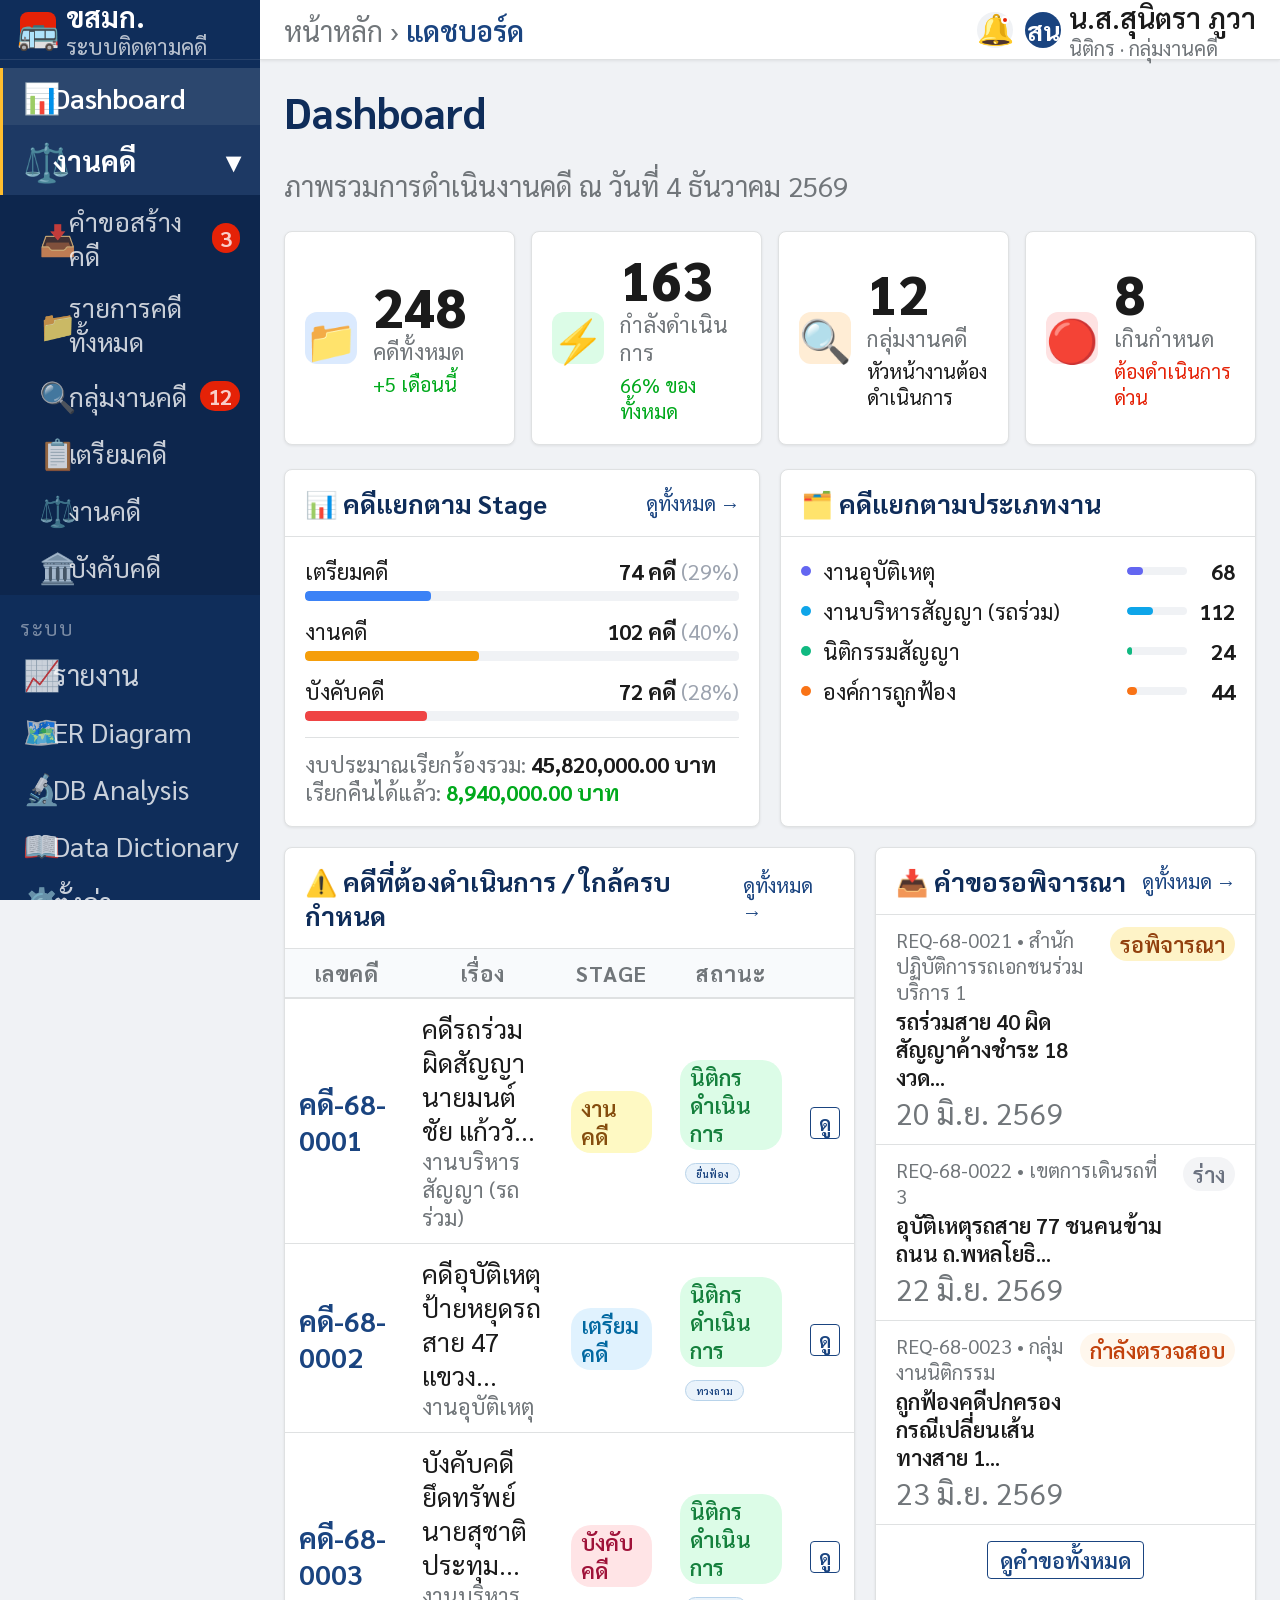
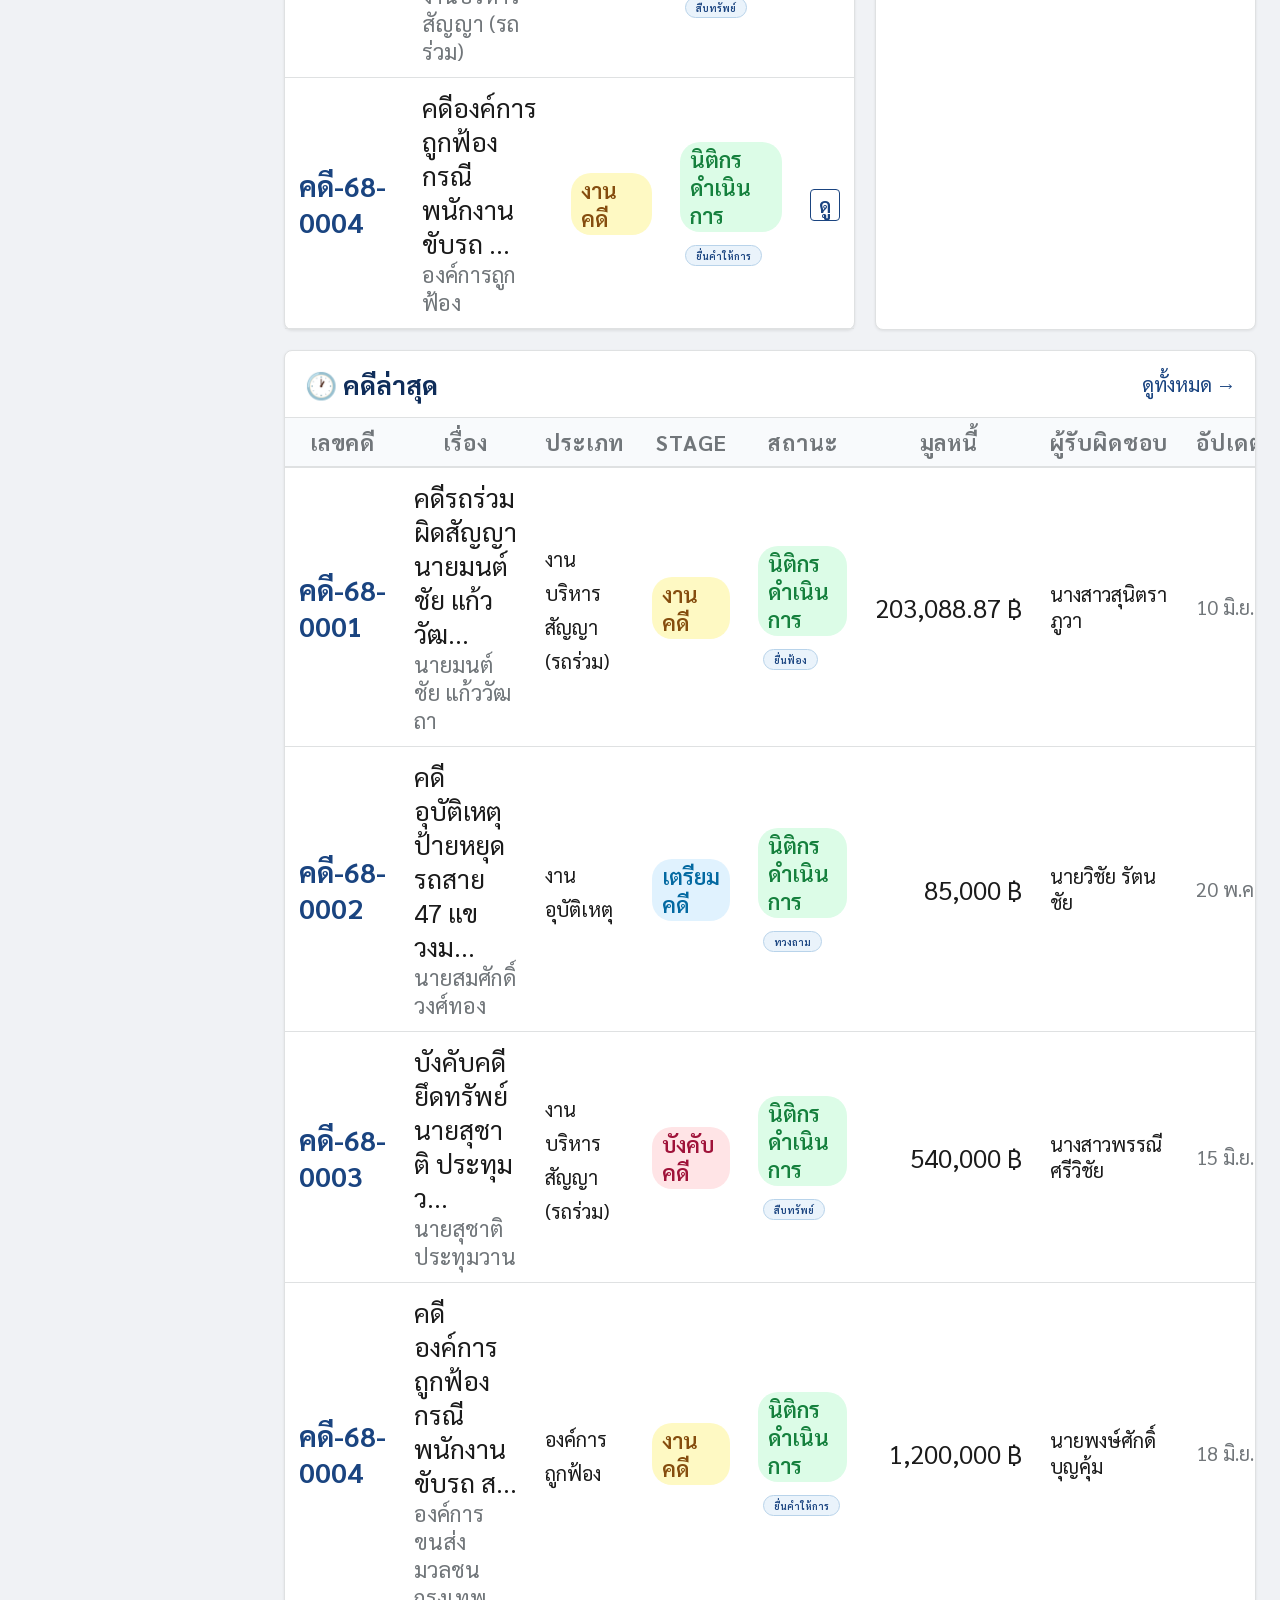
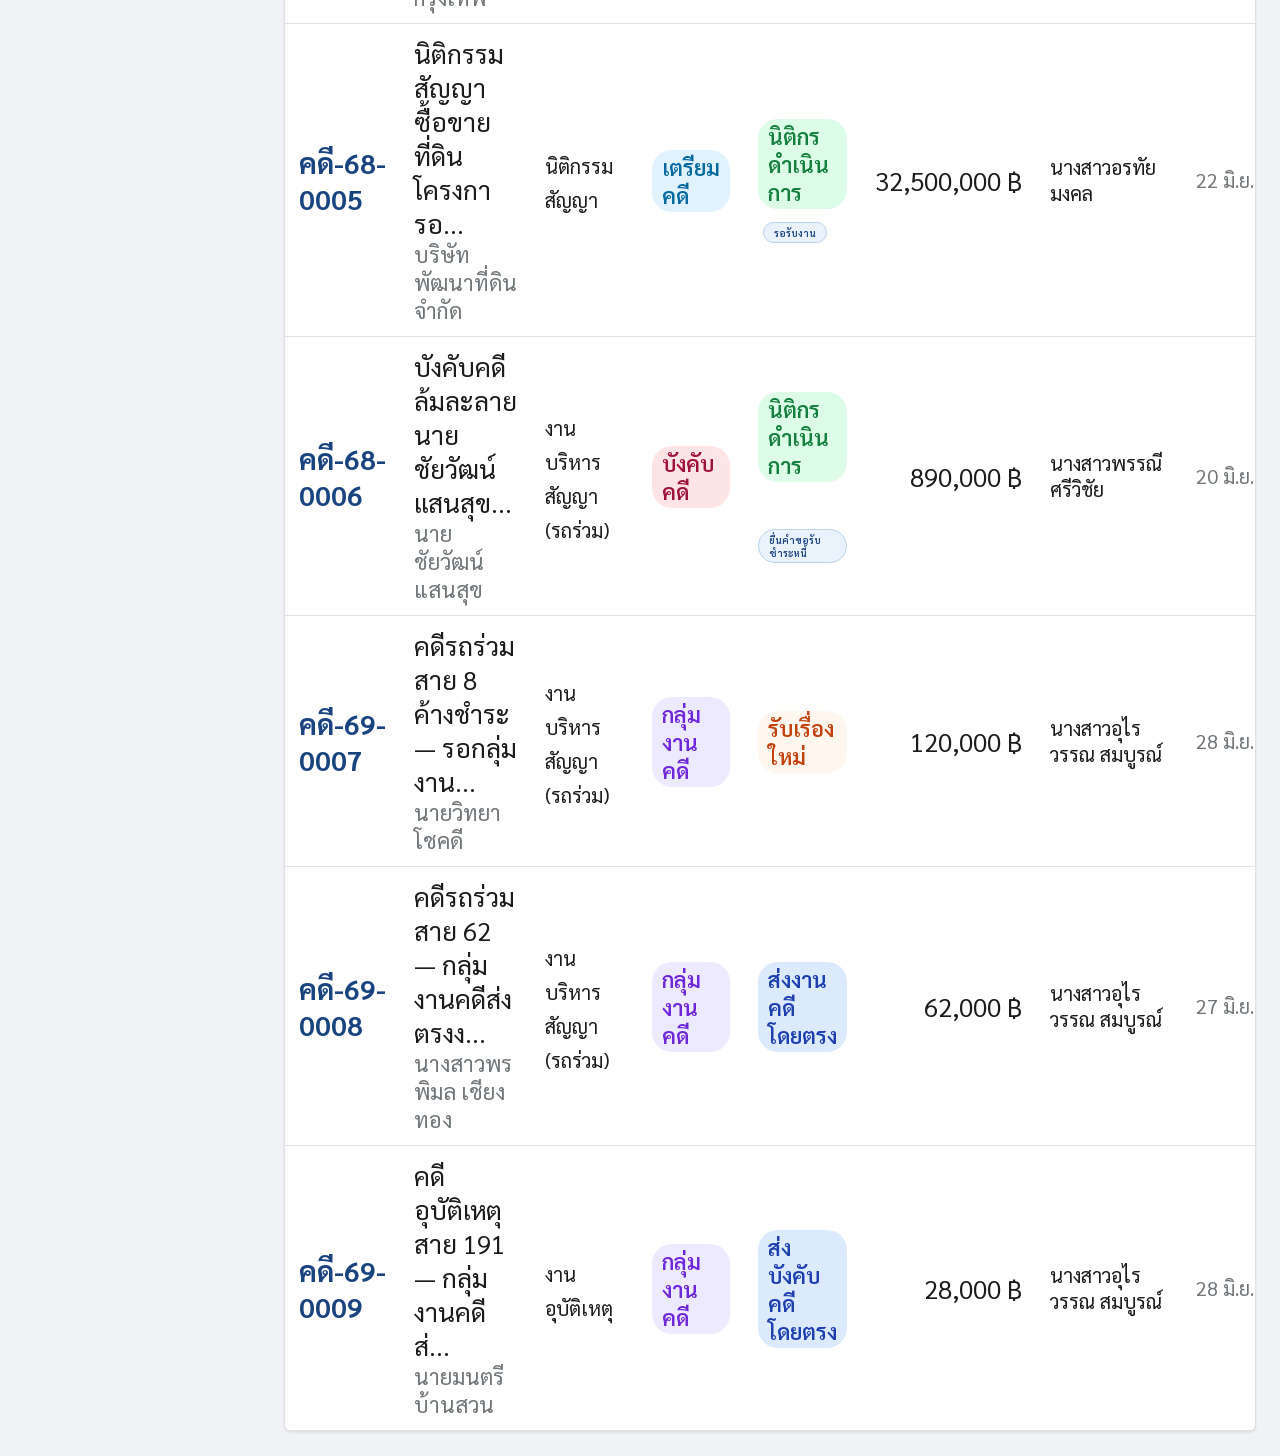
<file: index.html>
<!DOCTYPE html>
<html lang="th">
<head>
<meta charset="UTF-8">
<meta name="viewport" content="width=device-width, initial-scale=1.0">
<title>Dashboard - ระบบติดตามคดี ขสมก.</title>
<link rel="stylesheet" href="assets/css/style.css">
</head>
<body>
<div class="app-wrapper">

  <!-- Sidebar -->
  <aside class="sidebar" id="sidebar"></aside>

  <!-- Topbar -->
  <header class="topbar" id="topbar"></header>

  <!-- Main Content -->
  <main class="main-content">
    <div class="page-header">
      <h1 class="page-title">Dashboard</h1>
      <p class="page-subtitle">ภาพรวมการดำเนินงานคดี ณ วันที่ <span id="today-date"></span></p>
    </div>

    <!-- KPI Row -->
    <div class="grid-4 mb-24" id="kpi-row"></div>

    <!-- Row: Stage Stats + Recent Activity -->
    <div style="display:grid;grid-template-columns:1fr 1fr;gap:20px;margin-bottom:20px;">

      <!-- Stage Distribution -->
      <div class="card">
        <div class="card-header-custom">
          📊 คดีแยกตาม Stage
          <a href="pages/case-list.html" style="font-size:20px;font-weight:400;">ดูทั้งหมด →</a>
        </div>
        <div class="card-body-custom" id="stage-chart"></div>
      </div>

      <!-- Category -->
      <div class="card">
        <div class="card-header-custom">🗂️ คดีแยกตามประเภทงาน</div>
        <div class="card-body-custom" id="category-chart"></div>
      </div>
    </div>

    <!-- Row: Cases Due Soon + Request Queue -->
    <div style="display:grid;grid-template-columns:3fr 2fr;gap:20px;margin-bottom:20px;">

      <!-- Cases needing attention -->
      <div class="card">
        <div class="card-header-custom">
          ⚠️ คดีที่ต้องดำเนินการ / ใกล้ครบกำหนด
          <a href="pages/case-list.html" style="font-size:20px;font-weight:400;">ดูทั้งหมด →</a>
        </div>
        <div style="overflow-x:auto;">
          <table class="table-custom" id="alert-cases"></table>
        </div>
      </div>

      <!-- Request Queue -->
      <div class="card">
        <div class="card-header-custom">
          📥 คำขอรอพิจารณา
          <a href="pages/case-request.html" style="font-size:20px;font-weight:400;">ดูทั้งหมด →</a>
        </div>
        <div id="request-queue"></div>
      </div>
    </div>

    <!-- Recent Cases Table -->
    <div class="card">
      <div class="card-header-custom">
        🕐 คดีล่าสุด
        <a href="pages/case-list.html" style="font-size:20px;font-weight:400;">ดูทั้งหมด →</a>
      </div>
      <div style="overflow-x:auto;">
        <table class="table-custom" id="recent-cases"></table>
      </div>
    </div>
  </main>
</div>

<script src="assets/js/data.js"></script>
<script src="assets/js/app.js"></script>
<script>
// ─── Init ─────────────────────────────────────────────────────
document.getElementById('sidebar').innerHTML = buildSidebar('dashboard')
  .replace(/href="\.\.\/([^"]+)"/g, 'href="$1"')
  .replace(/href="(?!#|index\.html)([^"]+\.html[^"]*)"/g, 'href="pages/$1"');
document.getElementById('topbar').innerHTML = buildTopbar('หน้าหลัก', 'แดชบอร์ด');
document.getElementById('today-date').textContent = new Date().toLocaleDateString('th-TH', { year: 'numeric', month: 'long', day: 'numeric' });

// ─── KPI Cards ────────────────────────────────────────────────
const kpiData = [
  { icon: '📁', label: 'คดีทั้งหมด', value: MOCK_DASHBOARD_STATS.total_cases, sub: '+5 เดือนนี้', iconClass: 'blue', changeClass: 'up' },
  { icon: '⚡', label: 'กำลังดำเนินการ', value: MOCK_DASHBOARD_STATS.active_cases, sub: `${Math.round(MOCK_DASHBOARD_STATS.active_cases/MOCK_DASHBOARD_STATS.total_cases*100)}% ของทั้งหมด`, iconClass: 'green', changeClass: 'up' },
  { icon: '🔍', label: 'กลุ่มงานคดี', value: MOCK_DASHBOARD_STATS.pending_review, sub: 'หัวหน้างานต้องดำเนินการ', iconClass: 'orange', changeClass: '' },
  { icon: '🔴', label: 'เกินกำหนด', value: MOCK_DASHBOARD_STATS.overdue, sub: 'ต้องดำเนินการด่วน', iconClass: 'red', changeClass: 'down' }
];

document.getElementById('kpi-row').innerHTML = kpiData.map(k => `
  <div class="kpi-card">
    <div class="kpi-icon ${k.iconClass}">${k.icon}</div>
    <div>
      <div class="kpi-value">${k.value.toLocaleString('th-TH')}</div>
      <div class="kpi-label">${k.label}</div>
      <div class="kpi-change ${k.changeClass}">${k.sub}</div>
    </div>
  </div>`).join('');

// ─── Stage Chart ──────────────────────────────────────────────
const stages = MOCK_DASHBOARD_STATS.by_stage;
const total = Object.values(stages).reduce((a,b)=>a+b,0);
const stageConf = [
  { key:'PREPARE', label:'เตรียมคดี', color:'#3b82f6' },
  { key:'LITIGATION', label:'งานคดี', color:'#f59e0b' },
  { key:'ENFORCEMENT', label:'บังคับคดี', color:'#ef4444' }
];

document.getElementById('stage-chart').innerHTML = stageConf.map(s => {
  const pct = Math.round(stages[s.key]/total*100);
  return `<div style="margin-bottom:16px;">
    <div style="display:flex;justify-content:space-between;font-size:22px;margin-bottom:6px;">
      <span>${s.label}</span>
      <span style="font-weight:700;">${stages[s.key]} คดี <span style="color:#9ca3af;font-weight:400;">(${pct}%)</span></span>
    </div>
    <div style="background:#f0f2f5;border-radius:4px;height:10px;overflow:hidden;">
      <div style="width:${pct}%;background:${s.color};height:100%;border-radius:4px;transition:width .5s;"></div>
    </div>
  </div>`;
}).join('') + `<div style="margin-top:12px;padding-top:12px;border-top:1px solid #dfe1e2;font-size:22px;color:#71767a;">
  งบประมาณเรียกร้องรวม: <strong style="color:#1b1b1b;">${fmtMoney(MOCK_DASHBOARD_STATS.total_claim)}</strong><br>
  เรียกคืนได้แล้ว: <strong style="color:#00a91c;">${fmtMoney(MOCK_DASHBOARD_STATS.recovered)}</strong>
</div>`;

// ─── Category Chart ───────────────────────────────────────────
const cats = MOCK_DASHBOARD_STATS.by_category;
const catColors = { ACCIDENT:'#6366f1', CONTRACT_MANAGEMENT:'#0ea5e9', LEGAL_CONTRACT:'#10b981', ORG_DEFENDANT:'#f97316' };
document.getElementById('category-chart').innerHTML = Object.entries(cats).map(([k,v]) => {
  const pct = Math.round(v/total*100);
  return `<div style="display:flex;align-items:center;gap:12px;margin-bottom:12px;">
    <div style="width:10px;height:10px;border-radius:50%;background:${catColors[k]};flex-shrink:0;"></div>
    <div style="flex:1;font-size:22px;">${getCategoryLabel(k)}</div>
    <div style="width:60px;background:#f0f2f5;border-radius:4px;height:8px;overflow:hidden;">
      <div style="width:${pct}%;background:${catColors[k]};height:100%;border-radius:4px;"></div>
    </div>
    <div style="font-weight:700;font-size:22px;width:36px;text-align:right;">${v}</div>
  </div>`;
}).join('');

// ─── Alert Cases ──────────────────────────────────────────────
const alertCases = MOCK_CASES.filter(c => c.current_status !== 'COMPLETE' && c.current_status !== 'ENFORCE_COMPLETE').slice(0,4);
document.getElementById('alert-cases').innerHTML = `
  <thead><tr>
    <th>เลขคดี</th><th>เรื่อง</th><th>Stage</th><th>สถานะ</th><th></th>
  </tr></thead>
  <tbody>${alertCases.map(c => `<tr>
    <td><a href="pages/case-detail.html?id=${c.case_id}" class="case-no">${c.case_no}</a></td>
    <td><div class="case-title">${c.case_title.substring(0,35)}...</div>
        <div class="case-title-sub">${getCategoryLabel(c.case_category)}</div></td>
    <td>${getStageBadge(c.case_type)}</td>
    <td>${getStatusBadge(c.current_status)}</td>
    <td><a href="pages/case-detail.html?id=${c.case_id}" class="btn-custom btn-outline btn-xs">ดู</a></td>
  </tr>`).join('')}</tbody>`;

// ─── Request Queue ────────────────────────────────────────────
document.getElementById('request-queue').innerHTML = MOCK_REQUESTS.slice(0,3).map(r => `
  <div style="padding:12px 20px;border-bottom:1px solid #dfe1e2;display:flex;gap:10px;align-items:flex-start;">
    <div style="flex:1;">
      <div style="font-size:20px;color:#71767a;">${r.req_no} &bull; ${r.req_source}</div>
      <div style="font-size:22px;font-weight:600;margin:2px 0;">${r.title.substring(0,40)}...</div>
      <div style="font-size:30px;color:#71767a;">${fmtDate(r.req_date)}</div>
    </div>
    <span class="status-badge ${r.status_class}" style="white-space:nowrap;">${r.status_label}</span>
  </div>`).join('') +
  `<div style="padding:12px 20px;text-align:center;">
    <a href="pages/case-request.html" class="btn-custom btn-outline btn-sm">ดูคำขอทั้งหมด</a>
  </div>`;

// ─── Recent Cases Table ───────────────────────────────────────
document.getElementById('recent-cases').innerHTML = `
  <thead><tr>
    <th>เลขคดี</th><th>เรื่อง</th><th>ประเภท</th><th>Stage</th><th>สถานะ</th>
    <th>มูลหนี้</th><th>ผู้รับผิดชอบ</th><th>อัปเดตล่าสุด</th><th></th>
  </tr></thead>
  <tbody>${MOCK_CASES.map(c => `<tr>
    <td><a href="pages/case-detail.html?id=${c.case_id}" class="case-no">${c.case_no}</a></td>
    <td><div class="case-title">${c.case_title.substring(0,36)}${c.case_title.length>36?'...':''}</div>
        <div class="case-title-sub">${c.defendant}</div></td>
    <td><span style="font-size:20px;">${getCategoryLabel(c.case_category)}</span></td>
    <td>${getStageBadge(c.case_type)}</td>
    <td>${getStatusBadge(c.current_status)}</td>
    <td style="text-align:right;white-space:nowrap;">${Number(c.claim_amount).toLocaleString('th-TH',{minimumFractionDigits:0})} ฿</td>
    <td style="font-size:20px;">${c.assignee}</td>
    <td style="font-size:20px;color:#71767a;">${fmtDate(c.last_action)}</td>
    <td><a href="pages/case-detail.html?id=${c.case_id}" class="btn-custom btn-outline btn-xs">รายละเอียด</a></td>
  </tr>`).join('')}</tbody>`;
</script>
</body>
</html>
</file>
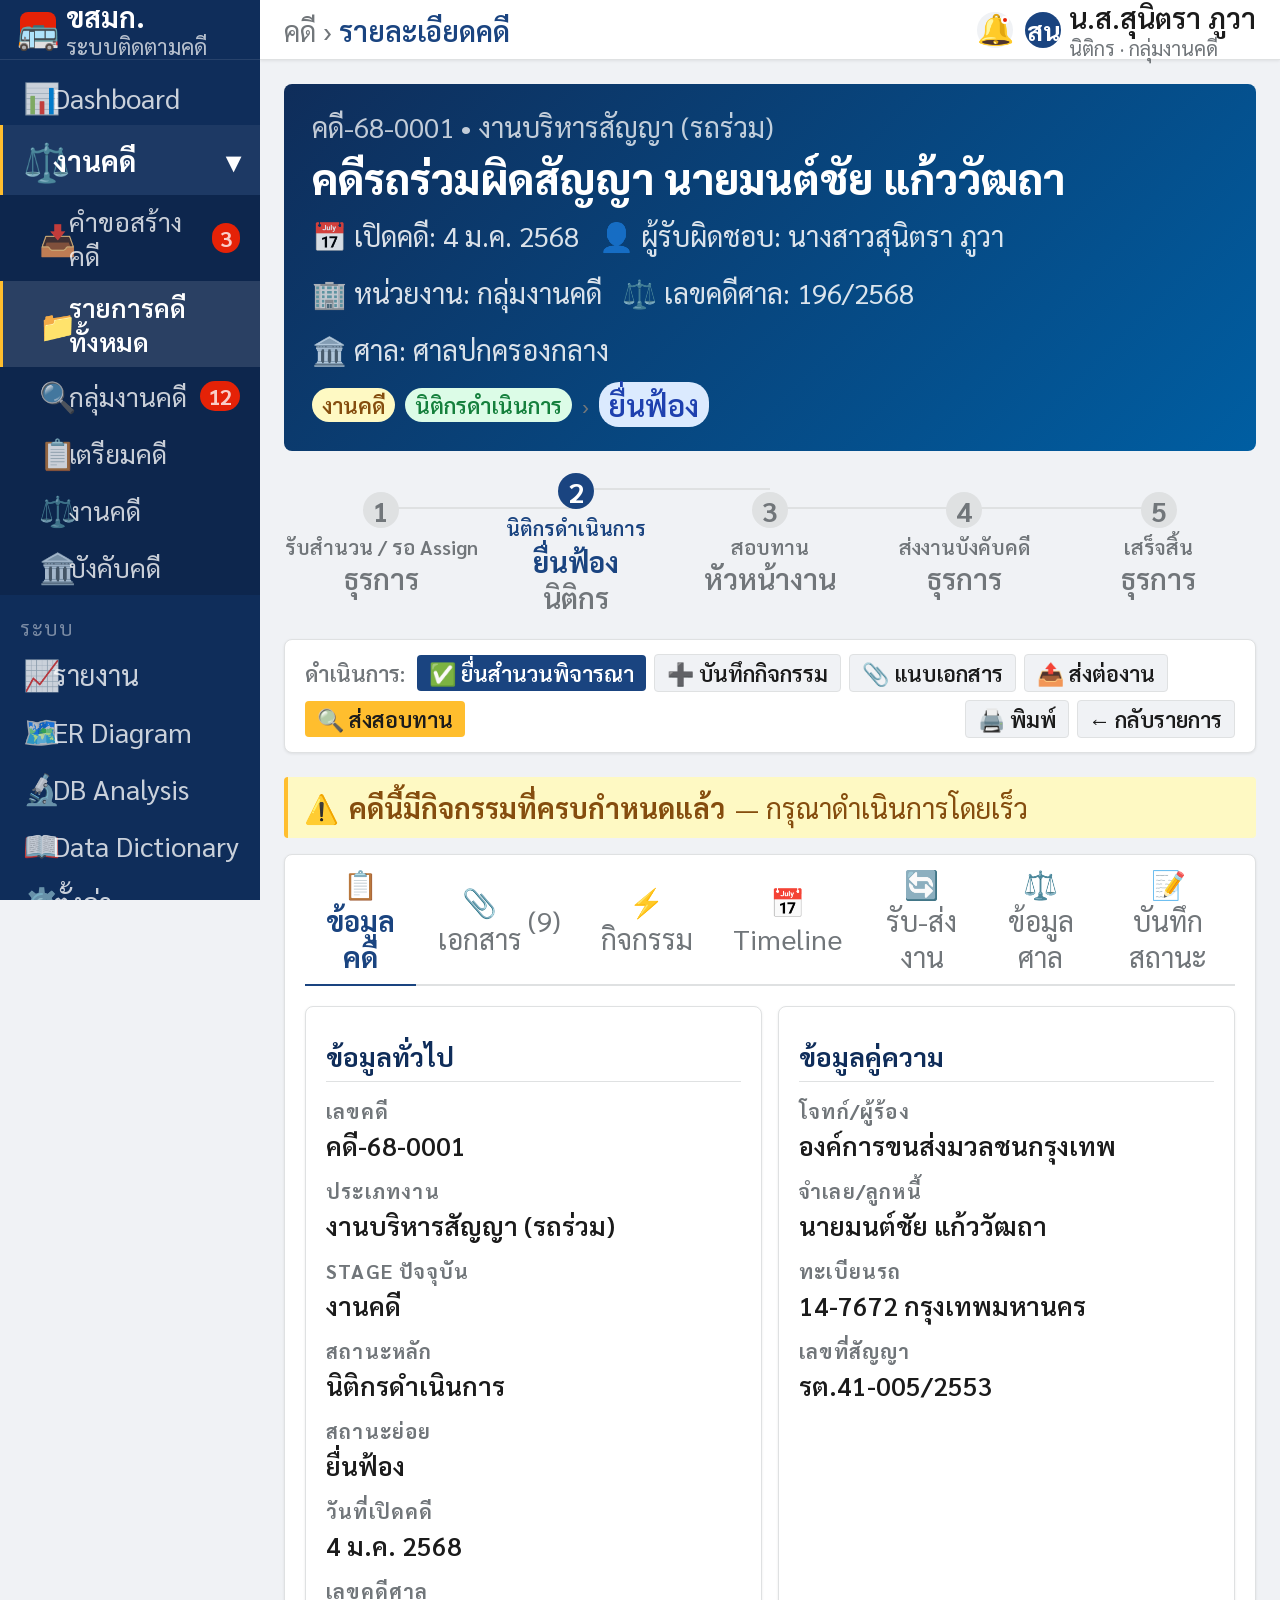
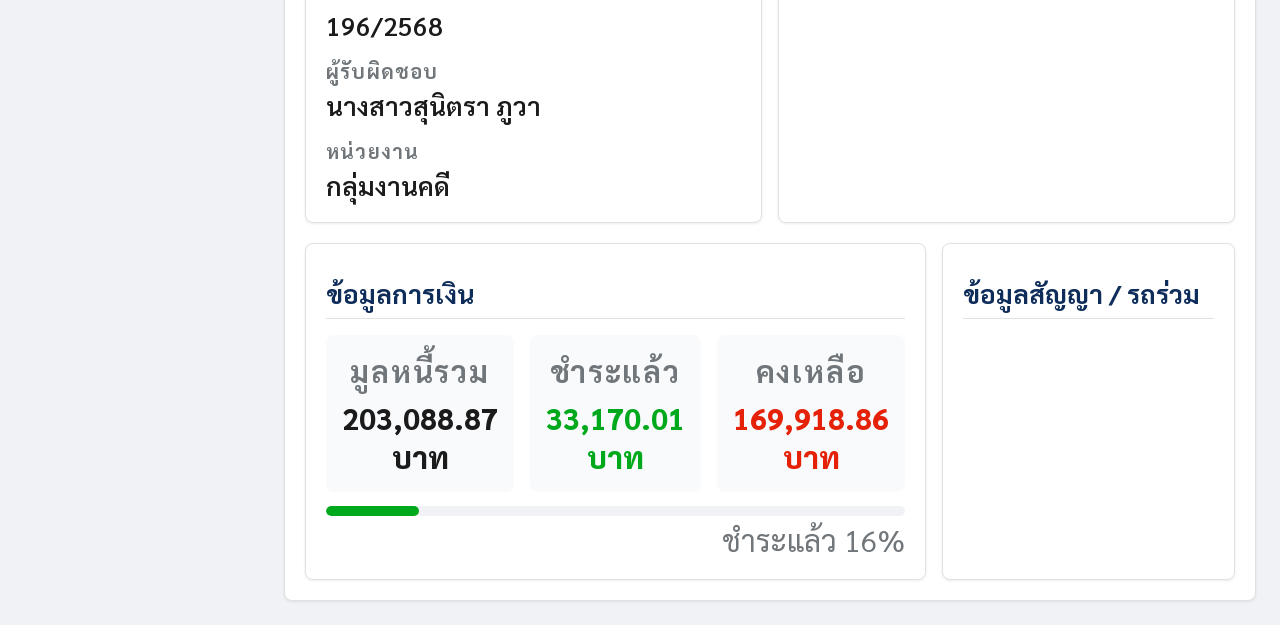
<file: pages/case-detail.html>
<!DOCTYPE html>
<html lang="th">
<head>
<meta charset="UTF-8">
<meta name="viewport" content="width=device-width, initial-scale=1.0">
<title>รายละเอียดคดี - ระบบติดตามคดี ขสมก.</title>
<link rel="stylesheet" href="../assets/css/style.css">
</head>
<body>
<div class="app-wrapper">
  <aside class="sidebar" id="sidebar"></aside>
  <header class="topbar" id="topbar"></header>

  <main class="main-content">
    <!-- Case Banner -->
    <div class="case-banner" id="case-banner"></div>

    <!-- Progress Steps -->
    <div class="progress-steps" id="progress-steps"></div>

    <!-- Action Bar -->
    <div class="card mb-24" style="padding:14px 20px;">
      <div style="display:flex;gap:8px;flex-wrap:wrap;align-items:center;">
        <span style="font-size:22px;font-weight:600;color:#71767a;margin-right:4px;">ดำเนินการ:</span>
        <button class="btn-custom btn-primary btn-sm" id="btn-main-action">✅ ยื่นสำนวนพิจารณา</button>
        <button class="btn-custom btn-secondary btn-sm" onclick="openModal('modal-activity')">➕ บันทึกกิจกรรม</button>
        <button class="btn-custom btn-secondary btn-sm" onclick="openModal('modal-doc')">📎 แนบเอกสาร</button>
        <button class="btn-custom btn-secondary btn-sm" onclick="openModal('modal-handover')">📤 ส่งต่องาน</button>
        <button class="btn-custom btn-warning btn-sm" onclick="openModal('modal-review')">🔍 ส่งสอบทาน</button>
        <div style="margin-left:auto;display:flex;gap:8px;">
          <button class="btn-custom btn-secondary btn-sm" onclick="window.print()">🖨️ พิมพ์</button>
          <a href="case-list.html" class="btn-custom btn-secondary btn-sm">← กลับรายการ</a>
        </div>
      </div>
    </div>

    <!-- Alert if overdue -->
    <div class="alert-custom alert-warning mb-16" id="alert-box" style="display:none;">
      ⚠️ <strong>คดีนี้มีกิจกรรมที่ครบกำหนดแล้ว</strong> — กรุณาดำเนินการโดยเร็ว
    </div>

    <!-- Tabs -->
    <div class="card" id="tab-card">
      <div class="card-body-custom" style="padding:0 20px;">
        <div class="tabs-nav" id="main-tabs">
          <button class="tab-btn active" data-tab="tab-info">📋 ข้อมูลคดี</button>
          <button class="tab-btn" data-tab="tab-docs">📎 เอกสาร <span id="doc-count"></span></button>
          <button class="tab-btn" data-tab="tab-activities">⚡ กิจกรรม</button>
          <button class="tab-btn" data-tab="tab-timeline">📅 Timeline</button>
          <button class="tab-btn" data-tab="tab-handover">🔄 รับ-ส่งงาน</button>
          <button class="tab-btn" data-tab="tab-asset" id="tab-asset-btn" style="display:none;">🏠 ทรัพย์สิน</button>
          <button class="tab-btn" data-tab="tab-court" id="tab-court-btn">⚖️ ข้อมูลศาล</button>
          <button class="tab-btn" data-tab="tab-status-log">📝 บันทึกสถานะ</button>
        </div>
      </div>

      <!-- ── Tab: ข้อมูลคดี ─────────────────────────────────── -->
      <div id="tab-info" class="tab-content active" style="padding:20px;">
        <div class="grid-2" style="margin-bottom:20px;">
          <div class="card" style="padding:20px;">
            <div class="form-section-title">ข้อมูลทั่วไป</div>
            <div class="info-grid" id="info-general"></div>
          </div>
          <div class="card" style="padding:20px;">
            <div class="form-section-title">ข้อมูลคู่ความ</div>
            <div class="info-grid" id="info-parties"></div>
          </div>
        </div>
        <div class="grid-2">
          <div class="card" style="padding:20px;">
            <div class="form-section-title">ข้อมูลการเงิน</div>
            <div id="info-finance"></div>
          </div>
          <div class="card" style="padding:20px;" id="contract-card" style="display:none;">
            <div class="form-section-title">ข้อมูลสัญญา / รถร่วม</div>
            <div class="info-grid" id="info-contract"></div>
          </div>
        </div>
      </div>

      <!-- ── Tab: เอกสาร ────────────────────────────────────── -->
      <div id="tab-docs" class="tab-content" style="padding:20px;">
        <div class="d-flex justify-between align-center mb-16">
          <span style="font-size:22px;color:#71767a;">รายการเอกสารแนบ</span>
          <button class="btn-custom btn-primary btn-sm" onclick="openModal('modal-doc')">+ แนบเอกสารใหม่</button>
        </div>
        <div class="card" id="doc-list"></div>
      </div>

      <!-- ── Tab: กิจกรรม ──────────────────────────────────── -->
      <div id="tab-activities" class="tab-content" style="padding:20px;">
        <div class="d-flex justify-between align-center mb-16">
          <span style="font-size:22px;color:#71767a;">ประวัติกิจกรรมการดำเนินงาน</span>
          <button class="btn-custom btn-primary btn-sm" onclick="openModal('modal-activity')">+ บันทึกกิจกรรม</button>
        </div>
        <div style="overflow-x:auto;">
          <table class="table-custom" id="activity-table">
            <thead><tr>
              <th>ประเภทกิจกรรม</th><th>วันที่</th><th>ครบกำหนด</th>
              <th>ผลลัพธ์</th><th>รายละเอียด</th><th>ผู้ดำเนินการ</th><th>สถานะ</th>
            </tr></thead>
            <tbody id="activity-tbody"></tbody>
          </table>
        </div>
      </div>

      <!-- ── Tab: Timeline ──────────────────────────────────── -->
      <div id="tab-timeline" class="tab-content" style="padding:20px;">
        <p style="font-size:22px;color:#71767a;margin-bottom:16px;">ประวัติการเปลี่ยนแปลงสถานะและการดำเนินการทั้งหมด</p>
        <div class="timeline" id="timeline"></div>
      </div>

      <!-- ── Tab: รับ-ส่งงาน ────────────────────────────────── -->
      <div id="tab-handover" class="tab-content" style="padding:20px;">
        <div class="d-flex justify-between align-center mb-16">
          <span style="font-size:22px;color:#71767a;">ประวัติการรับ-ส่งงานระหว่างหน่วยงาน</span>
          <button class="btn-custom btn-secondary btn-sm" onclick="openModal('modal-handover')">📤 ส่งต่องาน</button>
        </div>
        <div class="card">
          <table class="table-custom">
            <thead><tr>
              <th>วันที่ส่ง</th><th>จาก</th><th>ไปยัง</th><th>ประเภท</th><th>สถานะ</th><th>หมายเหตุ</th>
            </tr></thead>
            <tbody id="handover-tbody"></tbody>
          </table>
        </div>
      </div>

      <!-- ── Tab: ทรัพย์สิน (บังคับคดี) ────────────────────── -->
      <div id="tab-asset" class="tab-content" style="padding:20px;">
        <div class="d-flex justify-between align-center mb-16">
          <span style="font-size:22px;color:#71767a;">รายการทรัพย์สินที่สืบค้นได้ (T_CASE_ASSET)</span>
          <button class="btn-custom btn-primary btn-sm" onclick="openModal('modal-asset')">+ บันทึกทรัพย์ใหม่</button>
        </div>
        <div class="card">
          <table class="table-custom" id="asset-table">
            <thead><tr>
              <th>ประเภททรัพย์</th><th>รายละเอียด</th><th>เจ้าของ</th><th>วันที่พบ</th>
              <th>มูลค่าประเมิน</th><th>สถานะ</th><th>สถานะยึด</th>
            </tr></thead>
            <tbody>
              <tr><td colspan="7" class="text-muted" style="text-align:center;padding:24px;">
                ยังไม่มีข้อมูลทรัพย์สิน
              </td></tr>
            </tbody>
          </table>
        </div>
      </div>

      <!-- ── Tab: ข้อมูลศาล ─────────────────────────────────── -->
      <div id="tab-court" class="tab-content" style="padding:20px;">
        <div class="d-flex justify-between align-center mb-16">
          <span style="font-size:22px;color:#71767a;">รายละเอียดการดำเนินคดีในชั้นศาล (T_LITIGATION_DETAIL)</span>
          <button class="btn-custom btn-secondary btn-sm" onclick="openModal('modal-court')">✏️ แก้ไขข้อมูลศาล</button>
        </div>
        <div class="card" style="padding:20px;">
          <div class="info-grid" id="info-court"></div>
        </div>
      </div>

      <!-- ── Tab: บันทึกประจำสถานะ ──────────────────────────── -->
      <div id="tab-status-log" class="tab-content" style="padding:20px;">
        <div id="status-log-panel"></div>
      </div>
    </div>
  </main>
</div>

<!-- ─── Modal: บันทึกกิจกรรม ───────────────────────────────── -->
<div class="modal-overlay" id="modal-activity">
  <div class="modal-box">
    <div class="modal-header">
      <span class="modal-title">บันทึกกิจกรรม</span>
      <button class="modal-close" onclick="closeModal('modal-activity')">✕</button>
    </div>
    <div class="modal-body">
      <div class="form-group">
        <label class="form-label">ประเภทกิจกรรม <span class="req">*</span></label>
        <select class="form-control-custom">
          <option>ตรวจสอบสำนวน</option><option>ทวงถาม</option><option>ยื่นฟ้อง</option>
          <option>ยื่นคำให้การ</option><option>สืบทรัพย์</option><option>ยึดทรัพย์</option>
          <option>ประนอมหนี้</option><option>ติดตามนัดพิจารณา</option><option>อื่นๆ</option>
        </select>
      </div>
      <div class="grid-2">
        <div class="form-group">
          <label class="form-label">วันที่ <span class="req">*</span></label>
          <input type="date" class="form-control-custom">
        </div>
        <div class="form-group">
          <label class="form-label">วันที่ครบกำหนด</label>
          <input type="date" class="form-control-custom">
        </div>
      </div>
      <div class="form-group">
        <label class="form-label">ผลลัพธ์</label>
        <select class="form-control-custom">
          <option value="">-- เลือก --</option><option>ผ่าน</option><option>ไม่ผ่าน</option>
          <option>รอผล</option><option>ยื่นแล้ว</option>
        </select>
      </div>
      <div class="form-group">
        <label class="form-label">รายละเอียด / บันทึก</label>
        <textarea class="form-control-custom" rows="3"></textarea>
      </div>
    </div>
    <div class="modal-footer">
      <button class="btn-custom btn-secondary" onclick="closeModal('modal-activity')">ยกเลิก</button>
      <button class="btn-custom btn-primary" onclick="alert('บันทึกสำเร็จ (mockup)');closeModal('modal-activity')">บันทึก</button>
    </div>
  </div>
</div>

<!-- ─── Modal: แนบเอกสาร ──────────────────────────────────── -->
<div class="modal-overlay" id="modal-doc">
  <div class="modal-box">
    <div class="modal-header">
      <span class="modal-title">แนบเอกสาร</span>
      <button class="modal-close" onclick="closeModal('modal-doc')">✕</button>
    </div>
    <div class="modal-body">
      <div class="form-group">
        <label class="form-label">ชื่อเอกสาร <span class="req">*</span></label>
        <input type="text" class="form-control-custom" placeholder="ระบุชื่อเอกสาร">
      </div>
      <div class="grid-2">
        <div class="form-group">
          <label class="form-label">เลขที่เอกสาร</label>
          <input type="text" class="form-control-custom">
        </div>
        <div class="form-group">
          <label class="form-label">วันที่เอกสาร</label>
          <input type="date" class="form-control-custom">
        </div>
      </div>
      <div class="form-group">
        <label class="form-label">ไฟล์เอกสาร <span class="req">*</span></label>
        <input type="file" class="form-control-custom" accept=".pdf,.doc,.docx,.jpg,.png">
        <div class="form-hint">รองรับ PDF, Word, รูปภาพ (ไม่เกิน 20MB)</div>
      </div>
      <div class="form-group">
        <label class="form-label">หมายเหตุ</label>
        <textarea class="form-control-custom" rows="2"></textarea>
      </div>
    </div>
    <div class="modal-footer">
      <button class="btn-custom btn-secondary" onclick="closeModal('modal-doc')">ยกเลิก</button>
      <button class="btn-custom btn-primary" onclick="alert('บันทึกสำเร็จ (mockup)');closeModal('modal-doc')">แนบไฟล์</button>
    </div>
  </div>
</div>

<!-- ─── Modal: ส่งต่องาน ──────────────────────────────────── -->
<div class="modal-overlay" id="modal-handover">
  <div class="modal-box">
    <div class="modal-header">
      <span class="modal-title">ส่งต่องาน / รับ-ส่งสำนวน</span>
      <button class="modal-close" onclick="closeModal('modal-handover')">✕</button>
    </div>
    <div class="modal-body">
      <div class="alert-custom alert-info">ℹ️ การส่งงานจะปรับสถานะคดีและสร้างประวัติ handover โดยอัตโนมัติ</div>
      <div class="form-group">
        <label class="form-label">ประเภทการส่ง <span class="req">*</span></label>
        <select class="form-control-custom" id="handover-type"></select>
        <div class="form-hint" id="handover-hint" style="color:#0f6ab4;margin-top:4px;"></div>
      </div>
      <div class="form-group">
        <label class="form-label">ส่งไปยังหน่วยงาน <span class="req">*</span></label>
        <select class="form-control-custom" id="handover-dept"></select>
      </div>
      <div class="form-group">
        <label class="form-label">มอบหมายให้</label>
        <select class="form-control-custom">
          <option>-- เลือกผู้รับผิดชอบ --</option>
          <option>นายวิรัตน์ สมใจ</option><option>นางสาวสุนิตรา ภูวา</option>
          <option>นายพงษ์ศักดิ์ บุญคุ้ม</option>
        </select>
      </div>
      <div class="form-group">
        <label class="form-label">หมายเหตุการส่ง</label>
        <textarea class="form-control-custom" rows="3" placeholder="ระบุเหตุผล / หมายเหตุ"></textarea>
      </div>
    </div>
    <div class="modal-footer">
      <button class="btn-custom btn-secondary" onclick="closeModal('modal-handover')">ยกเลิก</button>
      <button class="btn-custom btn-primary" onclick="alert('ส่งงานสำเร็จ (mockup)');closeModal('modal-handover')">✅ ยืนยันส่งงาน</button>
    </div>
  </div>
</div>

<!-- ─── Modal: สอบทาน ─────────────────────────────────────── -->
<div class="modal-overlay" id="modal-review">
  <div class="modal-box">
    <div class="modal-header">
      <span class="modal-title">ส่งสอบทาน (หัวหน้างาน)</span>
      <button class="modal-close" onclick="closeModal('modal-review')">✕</button>
    </div>
    <div class="modal-body">
      <div class="form-group">
        <label class="form-label">ผลสอบทาน <span class="req">*</span></label>
        <select class="form-control-custom" id="review-outcome"></select>
        <div class="form-hint" id="review-hint" style="color:#0f6ab4;margin-top:4px;"></div>
      </div>
      <div class="form-group">
        <label class="form-label">ความเห็นหัวหน้างาน <span class="req">*</span></label>
        <textarea class="form-control-custom" rows="4"></textarea>
      </div>
    </div>
    <div class="modal-footer">
      <button class="btn-custom btn-secondary" onclick="closeModal('modal-review')">ยกเลิก</button>
      <button class="btn-custom btn-success" onclick="alert('บันทึกผลสอบทาน (mockup)');closeModal('modal-review')">✅ บันทึกผลสอบทาน</button>
    </div>
  </div>
</div>

<!-- ─── Modal: ข้อมูลศาล ──────────────────────────────────── -->
<div class="modal-overlay" id="modal-court">
  <div class="modal-box">
    <div class="modal-header">
      <span class="modal-title">แก้ไขข้อมูลศาล (T_LITIGATION_DETAIL)</span>
      <button class="modal-close" onclick="closeModal('modal-court')">✕</button>
    </div>
    <div class="modal-body">
      <div class="form-group">
        <label class="form-label">ชื่อศาล</label>
        <input type="text" class="form-control-custom" value="ศาลปกครองกลาง">
      </div>
      <div class="grid-2">
        <div class="form-group">
          <label class="form-label">เลขคดีดำ</label>
          <input type="text" class="form-control-custom" value="196/2568">
        </div>
        <div class="form-group">
          <label class="form-label">เลขคดีแดง</label>
          <input type="text" class="form-control-custom">
        </div>
      </div>
      <div class="grid-2">
        <div class="form-group">
          <label class="form-label">วันที่ยื่นฟ้อง</label>
          <input type="date" class="form-control-custom" value="2026-06-10">
        </div>
        <div class="form-group">
          <label class="form-label">วันที่ศาลรับฟ้อง</label>
          <input type="date" class="form-control-custom">
        </div>
      </div>
      <div class="grid-2">
        <div class="form-group">
          <label class="form-label">วันที่ขออนุมัติ</label>
          <input type="date" class="form-control-custom">
        </div>
        <div class="form-group">
          <label class="form-label">วันที่อนุมัติ</label>
          <input type="date" class="form-control-custom">
        </div>
      </div>
      <div class="form-group">
        <label class="form-label">ผลการพิพากษา</label>
        <select class="form-control-custom">
          <option value="">-- รอผล --</option>
          <option value="PAID">ชำระแล้ว</option>
          <option value="COMPROMISE">ประนีประนอม</option>
          <option value="DISMISSED">ยกฟ้อง</option>
          <option value="WITHDRAWN">ถอนฟ้อง</option>
          <option value="LOSE_PAY">แพ้คดี / ต้องชำระ</option>
        </select>
      </div>
      <div class="form-group">
        <label class="form-label">หมายเหตุทางศาล</label>
        <textarea class="form-control-custom" rows="3"></textarea>
      </div>
    </div>
    <div class="modal-footer">
      <button class="btn-custom btn-secondary" onclick="closeModal('modal-court')">ยกเลิก</button>
      <button class="btn-custom btn-primary" onclick="alert('บันทึกสำเร็จ (mockup)');closeModal('modal-court')">บันทึก</button>
    </div>
  </div>
</div>

<!-- ─── Modal: บันทึกประจำสถานะ ─────────────────────────────── -->
<div class="modal-overlay" id="modal-status-log">
  <div class="modal-box" style="max-width:560px;">
    <div class="modal-header">
      <span class="modal-title">📝 บันทึกความคืบหน้า</span>
      <button class="modal-close" onclick="closeModal('modal-status-log')">✕</button>
    </div>
    <div class="modal-body">
      <div class="form-group">
        <label class="form-label">สถานะที่บันทึก</label>
        <input type="text" class="form-control-custom" id="modal-log-status-display" readonly
          style="background:#f0f2f5;color:#71767a;font-weight:600;">
      </div>
      <div class="form-group">
        <label class="form-label">วันที่บันทึก</label>
        <input type="date" class="form-control-custom" id="modal-log-date">
      </div>
      <div class="form-group">
        <label class="form-label">รายละเอียด / บันทึก <span class="req">*</span></label>
        <textarea class="form-control-custom" id="modal-log-note" rows="4"
          placeholder="ระบุรายละเอียดการดำเนินการ เช่น ผลลัพธ์ที่ได้ ปัญหาที่พบ หรือขั้นตอนถัดไป"></textarea>
      </div>
      <div class="form-group">
        <label class="form-label">แนบไฟล์ (ถ้ามี)</label>
        <input type="file" class="form-control-custom" id="modal-log-file" multiple
          accept=".pdf,.doc,.docx,.jpg,.jpeg,.png,.xlsx,.xls">
        <div class="form-hint">รองรับ PDF, Word, Excel, รูปภาพ (ไม่เกิน 20MB ต่อไฟล์)</div>
        <div id="modal-log-filelist" style="margin-top:6px;display:flex;flex-direction:column;gap:3px;"></div>
      </div>
      <div style="padding:10px 12px;background:#f8fafc;border-radius:6px;border:1px solid #e5e7eb;">
        <div style="font-size:30px;color:#71767a;margin-bottom:3px;">ผู้บันทึก (อัตโนมัติ)</div>
        <div style="font-size:22px;font-weight:600;" id="modal-log-user-display"></div>
      </div>
    </div>
    <div class="modal-footer">
      <button class="btn-custom btn-secondary" onclick="closeModal('modal-status-log')">ยกเลิก</button>
      <button class="btn-custom btn-primary" onclick="saveStatusLog()">💾 บันทึก</button>
    </div>
  </div>
</div>

<script src="../assets/js/data.js"></script>
<script src="../assets/js/app.js"></script>
<script>
document.getElementById('sidebar').innerHTML = buildSidebar('cases');
document.getElementById('topbar').innerHTML = buildTopbar('คดี', 'รายละเอียดคดี');

// Get case from URL param
const params = new URLSearchParams(location.search);
const caseId = parseInt(params.get('id')) || 1;
const caseData = MOCK_CASES.find(c => c.case_id === caseId) || MOCK_CASES[0];

// ─── Case Banner ─────────────────────────────────────────────
document.getElementById('case-banner').innerHTML = `
  <div class="case-banner-no">${caseData.case_no} &bull; ${getCategoryLabel(caseData.case_category)}</div>
  <div class="case-banner-title">${caseData.case_title}</div>
  <div class="case-banner-meta">
    <span>📅 เปิดคดี: ${fmtDate(caseData.open_date)}</span>
    <span>👤 ผู้รับผิดชอบ: ${caseData.assignee}</span>
    <span>🏢 หน่วยงาน: ${caseData.dept}</span>
    ${caseData.legal_case_no ? `<span>⚖️ เลขคดีศาล: ${caseData.legal_case_no}</span>` : ''}
    ${caseData.court ? `<span>🏛️ ศาล: ${caseData.court}</span>` : ''}
  </div>
  <div style="margin-top:14px;display:flex;gap:10px;align-items:center;flex-wrap:wrap;">
    ${getStageBadge(caseData.case_type)}
    ${(() => {
      const st = STATUS_MAP[caseData.current_status];
      const mainCode = st?.parent || caseData.current_status;
      const mainSt = STATUS_MAP[mainCode];
      const subSt = st?.parent ? st : null;
      let html = `<span class="status-badge ${mainSt?.class || 'status-pending'}">${mainSt?.label || mainCode}</span>`;
      if (subSt) html += `<span style="color:#71767a;font-size:22px;">›</span><span class="status-badge ${subSt.class}" style="font-size:30px;">${subSt.label}</span>`;
      return html;
    })()}
  </div>`;

// ─── Progress Steps (within-stage workflow) ───────────────────
const stageWorkflow = STAGE_WORKFLOWS[caseData.case_type] || [];
const currentSubInfo = STATUS_MAP[caseData.current_status];
const currentMainCode = currentSubInfo?.parent || caseData.current_status;
document.getElementById('progress-steps').innerHTML = stageWorkflow
  .filter(s => !s.alt)
  .map((step, i) => {
    const isCurrent = step.code === currentMainCode;
    const cls = isCurrent ? 'active-step' : '';
    // Find sub-status label if current step is active and we have a sub-status
    const subLabel = (isCurrent && currentSubInfo?.parent)
      ? `<div style="font-size:28px;color:#1a4480;font-weight:700;margin-top:2px;">${currentSubInfo.label}</div>` : '';
    return `<div class="step-item ${cls}">
      <div class="step-circle">${i+1}</div>
      <div class="step-label">${step.label}${subLabel}<span style="font-size:28px;color:#71767a;display:block;">${step.role}</span></div>
    </div>`;
  }).join('');

// Show asset tab for enforcement
if (caseData.case_type === 'ENFORCEMENT') {
  document.getElementById('tab-asset-btn').style.display = '';
}

// ─── Info: General ────────────────────────────────────────────
document.getElementById('info-general').innerHTML = [
  { label:'เลขคดี', value: caseData.case_no },
  { label:'ประเภทงาน', value: getCategoryLabel(caseData.case_category) },
  { label:'Stage ปัจจุบัน', value: STAGES[caseData.case_type]?.label },
  { label:'สถานะหลัก', value: (() => {
    const st = STATUS_MAP[caseData.current_status];
    const mainCode = st?.parent || caseData.current_status;
    return STATUS_MAP[mainCode]?.label || mainCode;
  })() },
  { label:'สถานะย่อย', value: (() => {
    const st = STATUS_MAP[caseData.current_status];
    return st?.parent ? st.label : '-';
  })() },
  { label:'วันที่เปิดคดี', value: fmtDate(caseData.open_date) },
  { label:'เลขคดีศาล', value: caseData.legal_case_no || '-' },
  { label:'ผู้รับผิดชอบ', value: caseData.assignee },
  { label:'หน่วยงาน', value: caseData.dept }
].map(i => `<div class="info-item"><div class="info-label">${i.label}</div><div class="info-value">${i.value}</div></div>`).join('');

document.getElementById('info-parties').innerHTML = [
  { label:'โจทก์/ผู้ร้อง', value: caseData.plaintiff || '-' },
  { label:'จำเลย/ลูกหนี้', value: caseData.defendant || '-' },
  { label:'ทะเบียนรถ', value: caseData.vehicle_reg_no || '-' },
  { label:'เลขที่สัญญา', value: caseData.contract_no || '-' }
].map(i => `<div class="info-item"><div class="info-label">${i.label}</div><div class="info-value">${i.value}</div></div>`).join('');

// ─── Info: Finance ─────────────────────────────────────────────
document.getElementById('info-finance').innerHTML = `
  <div style="display:grid;grid-template-columns:repeat(3,1fr);gap:16px;">
    ${[
      { label:'มูลหนี้รวม', value: fmtMoney(caseData.claim_amount), color:'#1b1b1b' },
      { label:'ชำระแล้ว', value: fmtMoney(caseData.paid_amount), color:'#00a91c' },
      { label:'คงเหลือ', value: fmtMoney(caseData.outstanding_amount), color:'#e52207' }
    ].map(f => `<div style="text-align:center;padding:16px;background:#f8fafc;border-radius:8px;">
      <div style="font-size:30px;text-transform:uppercase;letter-spacing:.06em;color:#71767a;font-weight:700;margin-bottom:8px;">${f.label}</div>
      <div style="font-size:30px;font-weight:800;color:${f.color};">${f.value}</div>
    </div>`).join('')}
  </div>
  <div style="margin-top:14px;background:#f0f2f5;border-radius:8px;height:10px;overflow:hidden;">
    <div style="width:${caseData.claim_amount > 0 ? Math.round(caseData.paid_amount/caseData.claim_amount*100) : 0}%;background:#00a91c;height:100%;border-radius:8px;transition:width .5s;"></div>
  </div>
  <div style="font-size:30px;color:#71767a;margin-top:4px;text-align:right;">
    ชำระแล้ว ${caseData.claim_amount > 0 ? Math.round(caseData.paid_amount/caseData.claim_amount*100) : 0}%
  </div>`;

// ─── Docs Tab ─────────────────────────────────────────────────
document.getElementById('doc-count').textContent = `(${MOCK_DOCS.length})`;
document.getElementById('doc-list').innerHTML = MOCK_DOCS.map(d => `
  <div class="checklist-item">
    <span class="checklist-no">${d.no}</span>
    <div class="checklist-name">
      ${d.name}
      ${d.required ? '<span class="checklist-req">*บังคับ</span>' : ''}
    </div>
    <div class="checklist-status">
      ${d.uploaded
        ? `<span class="status-badge status-active">✅ แนบแล้ว</span>
           &nbsp;<a href="#" style="font-size:20px;">${d.file}</a>
           <span style="font-size:30px;color:#71767a;margin-left:4px;">${fmtDate(d.date)}</span>`
        : `<span class="status-badge status-draft">— ยังไม่แนบ</span>
           &nbsp;<button class="btn-custom btn-outline btn-xs" onclick="openModal('modal-doc')">+ แนบ</button>`
      }
    </div>
  </div>`).join('');

// ─── Activities Tab ────────────────────────────────────────────
document.getElementById('activity-tbody').innerHTML = MOCK_ACTIVITIES.map(a => `<tr>
  <td style="font-weight:600;">${a.type}</td>
  <td>${fmtDate(a.date)}</td>
  <td>${a.due ? `<span style="color:${new Date(a.due) < new Date() && !a.done ? '#e52207':'#71767a'};font-size:20px;">${fmtDate(a.due)}</span>` : '-'}</td>
  <td>${a.result ? `<span class="status-badge status-active">${a.result}</span>` : '-'}</td>
  <td style="font-size:20px;">${a.note}</td>
  <td style="font-size:20px;">${a.by}</td>
  <td>${a.done ? '<span class="status-badge status-closed">เสร็จสิ้น</span>' : '<span class="status-badge status-pending">รอดำเนินการ</span>'}</td>
</tr>`).join('');

// ─── Timeline ─────────────────────────────────────────────────
document.getElementById('timeline').innerHTML = MOCK_TIMELINE.map(t => `
  <div class="timeline-item">
    <div class="timeline-dot ${t.dot}"></div>
    <div class="timeline-content">
      <div class="timeline-time">${t.datetime}</div>
      <div class="timeline-action">${t.action}</div>
      ${t.note ? `<div class="timeline-note">${t.note}</div>` : ''}
      <div class="timeline-user">👤 ${t.user} &bull; ${t.dept}</div>
    </div>
  </div>`).join('');

// ─── Handover Tab ─────────────────────────────────────────────
const handoverData = [
  { sent:'2026-04-18', from:'เตรียมคดี', to:'กลุ่มงานคดี', type:'ส่งงานคดี', status:'รับแล้ว', note:'เอกสารครบถ้วน ส่งฟ้อง' },
  { sent:'2025-03-01', from:'กลุ่มงานคดีกลาง', to:'เตรียมคดี', type:'สร้างคดีจากคำขอ', status:'รับแล้ว', note:'REQ-68-0001' }
];
document.getElementById('handover-tbody').innerHTML = handoverData.map(h => `<tr>
  <td>${fmtDate(h.sent)}</td>
  <td>${h.from}</td><td>${h.to}</td>
  <td><span class="status-badge badge-prepare">${h.type}</span></td>
  <td><span class="status-badge status-active">${h.status}</span></td>
  <td style="font-size:20px;">${h.note}</td>
</tr>`).join('');

// ─── Court Info ───────────────────────────────────────────────
document.getElementById('info-court').innerHTML = [
  { label:'ศาล', value: caseData.court || '-' },
  { label:'เลขคดีดำ', value: caseData.legal_case_no || '-' },
  { label:'เลขคดีแดง', value: '-' },
  { label:'บทบาทองค์การ', value: caseData.case_category === 'ORG_DEFENDANT' ? 'จำเลย' : 'โจทก์' },
  { label:'วันที่ยื่นฟ้อง', value: fmtDate('2026-06-10') },
  { label:'วันที่ศาลรับฟ้อง', value: '-' },
  { label:'วันที่ขออนุมัติ', value: '-' },
  { label:'ผลการพิพากษา', value: '-' }
].map(i => `<div class="info-item"><div class="info-label">${i.label}</div><div class="info-value">${i.value}</div></div>`).join('');

// ─── Tabs ─────────────────────────────────────────────────────
document.querySelectorAll('#main-tabs .tab-btn').forEach(btn => {
  btn.addEventListener('click', () => {
    document.querySelectorAll('#main-tabs .tab-btn').forEach(b => b.classList.remove('active'));
    document.querySelectorAll('.tab-content').forEach(c => c.classList.remove('active'));
    btn.classList.add('active');
    const target = document.getElementById(btn.dataset.tab);
    if (target) target.classList.add('active');
  });
});

// Alert if has overdue activity
if (MOCK_ACTIVITIES.some(a => !a.done && a.due && new Date(a.due) < new Date())) {
  document.getElementById('alert-box').style.display = 'flex';
}

// ─── Populate modals based on current stage (B2/B3 fix) ──────
(function initStageModals() {
  const stage = caseData.case_type; // 'PREPARE' | 'LITIGATION' | 'ENFORCEMENT'

  // Handover options — only valid transitions for each stage
  const HANDOVER_OPTIONS = {
    PREPARE: [
      { value: 'FWD_LITIGATION', label: 'ส่งงานคดี (เตรียมคดี → งานคดี)', hint: 'รับสำนวนที่ กลุ่มงานคดี' }
    ],
    LITIGATION: [
      { value: 'FWD_ENFORCEMENT', label: 'ส่งงานบังคับคดี (งานคดี → บังคับคดี)', hint: 'รับสำนวนที่ งานบังคับคดี' },
      { value: 'RTN_PREPARE',     label: 'ส่งเรื่องคืนงานเตรียมคดี',              hint: 'ตีกลับเพื่อแก้ไข/เพิ่มเติมข้อมูล' }
    ],
    ENFORCEMENT: [
      { value: 'RTN_LITIGATION',  label: 'ส่งเรื่องกลับงานคดี (บังคับคดี → งานคดี)', hint: 'ไม่สามารถข้ามกลับ เตรียมคดี ได้โดยตรง' }
    ]
  };
  const HANDOVER_DEPT = {
    PREPARE:     [{ v:'กลุ่มงานคดี', l:'กลุ่มงานคดี (รับสำนวนและ Assign)' }],
    LITIGATION:  [{ v:'บังคับคดี', l:'งานบังคับคดี' }, { v:'เตรียมคดี', l:'เตรียมคดี (กรณีตีกลับ)' }],
    ENFORCEMENT: [{ v:'กลุ่มงานคดี', l:'กลุ่มงานคดี (ส่งกลับ)' }]
  };

  // Review outcomes per stage (from STAGE_WORKFLOWS)
  const REVIEW_OPTIONS = {
    PREPARE: [
      { value: 'CLOSED',              label: 'ปิดเรื่อง (รับเงิน / จำหน่ายหนี้)' },
      { value: 'SEND_TO_LITIGATION',  label: 'ส่งฟ้องคดี → งานคดี' },
      { value: 'IN_PROGRESS',         label: 'ตีกลับเพื่อแก้ไข → นิติกรดำเนินการ' }
    ],
    LITIGATION: [
      { value: 'CASE_CLOSED',         label: 'ปิดเรื่อง' },
      { value: 'SEND_TO_ENFORCE',     label: 'ส่งยึดทรัพย์ / บังคับคดี' }
    ],
    ENFORCEMENT: [
      { value: 'ENFORCE_CLOSED',      label: 'ชำระหนี้ครบ → ปิดเรื่อง' },
      { value: 'ENFORCE_CLOSED',      label: 'จำหน่ายหนี้ → ปิดเรื่อง' }
    ]
  };

  function populate(selId, hintId, items, labelFn, hintFn) {
    const sel = document.getElementById(selId);
    if (!sel) return;
    sel.innerHTML = items.map(o => `<option value="${o.value}">${labelFn(o)}</option>`).join('');
    if (hintId && hintFn) {
      sel.addEventListener('change', () => {
        document.getElementById(hintId).textContent = hintFn(items.find(o => o.value === sel.value));
      });
      sel.dispatchEvent(new Event('change'));
    }
  }

  populate('handover-type', 'handover-hint',
    HANDOVER_OPTIONS[stage] || [],
    o => o.label, o => o?.hint || '');

  populate('handover-dept', null,
    HANDOVER_DEPT[stage] || [],
    o => o.l, null);

  populate('review-outcome', 'review-hint',
    REVIEW_OPTIONS[stage] || [],
    o => o.label,
    o => `→ สถานะถัดไป: ${STATUS_MAP[o?.value]?.label || '-'}`);
})();

// ─── Tab: บันทึกประจำสถานะ ────────────────────────────────────
function renderStatusLog() {
  const stage = caseData.case_type;
  const workflow = STAGE_WORKFLOWS[stage] || [];
  const subInfo = STATUS_MAP[caseData.current_status];
  const currentMainCode = subInfo?.parent || caseData.current_status;
  const mainSteps = workflow.filter(s => !s.alt);
  const currentStepIdx = mainSteps.findIndex(s => s.code === currentMainCode);

  let html = `
    <div style="display:flex;align-items:center;gap:10px;flex-wrap:wrap;padding:12px 14px;
      background:#f8fafc;border-radius:8px;border:1px solid #e5e7eb;margin-bottom:20px;">
      <span style="font-size:22px;font-weight:600;color:#4b5563;">Stage ปัจจุบัน:</span>
      ${getStageBadge(stage)}
      <span style="font-size:20px;color:#71767a;">— บันทึกรายละเอียดและแนบเอกสารสำหรับแต่ละสถานะ เพื่อเก็บเป็น log การดำเนินงาน</span>
    </div>`;

  mainSteps.forEach((step, i) => {
    const isPast    = i < currentStepIdx;
    const isCurrent = i === currentStepIdx;
    const isFuture  = i > currentStepIdx;

    const stepLogs = MOCK_STATUS_LOGS.filter(
      l => l.case_id === caseData.case_id && l.stage === stage && l.status_code === step.code
    );

    const circleColor = isPast ? '#00a91c' : isCurrent ? '#1a4480' : '#d1d5db';
    const circleText  = isFuture ? '#6b7280' : '#fff';
    const headerBg    = isPast ? '#f0fdf4' : isCurrent ? '#eff6ff' : '#f9fafb';
    const borderColor = isCurrent ? '#93c5fd' : isPast ? '#86efac' : '#e5e7eb';
    const titleColor  = isPast ? '#166534' : isCurrent ? '#1e40af' : '#6b7280';
    const indicator   = isPast ? '✅' : isCurrent ? '🔄' : '⬜';

    // sub-status badge for current active step
    let subBadge = '';
    if (isCurrent && subInfo?.parent === step.code) {
      subBadge = `<span style="margin-left:8px;font-size:30px;background:#dbeafe;color:#1e40af;
        padding:2px 8px;border-radius:10px;font-weight:700;vertical-align:middle;">
        สถานะย่อย: ${subInfo.label}</span>`;
    }

    // Sub-status list (shown on current step if step has sub)
    let subListHtml = '';
    if (isCurrent && step.sub && step.sub.length > 0) {
      subListHtml = `
        <div style="display:flex;flex-wrap:wrap;gap:6px;padding:8px 0 4px;">
          ${step.sub.map(s => {
            const isActiveSub = subInfo?.parent === step.code && caseData.current_status === s.code;
            return `<span style="font-size:30px;padding:3px 9px;border-radius:10px;
              background:${isActiveSub ? '#dbeafe' : '#f0f2f5'};
              color:${isActiveSub ? '#1e40af' : '#71767a'};
              border:1px solid ${isActiveSub ? '#93c5fd' : 'transparent'};
              font-weight:${isActiveSub ? '700' : '400'};">${s.label}</span>`;
          }).join('')}
        </div>`;
    }

    // Log entries HTML
    const logsHtml = stepLogs.length === 0
      ? `<div style="text-align:center;padding:18px 12px;color:#9ca3af;font-size:20px;">
           ${isFuture
             ? '— ขั้นตอนนี้ยังไม่ได้ดำเนินการ —'
             : isCurrent
               ? '— ยังไม่มีบันทึก กด "+ บันทึก" เพื่อเพิ่ม —'
               : '— ไม่พบบันทึกสำหรับขั้นตอนนี้ —'}
         </div>`
      : `<div style="display:flex;flex-direction:column;gap:10px;">
           ${stepLogs.map(log => `
             <div style="background:#fafcff;border:1px solid #e0e7ff;border-radius:8px;padding:12px 14px;">
               <div style="display:flex;align-items:center;gap:6px;margin-bottom:8px;flex-wrap:wrap;">
                 <span style="font-size:20px;font-weight:700;color:#1b1b1b;">${log.logged_by}</span>
                 <span style="font-size:30px;background:#eff6ff;color:#1e40af;padding:2px 7px;border-radius:10px;font-weight:600;">${log.role}</span>
                 <span style="font-size:30px;background:#f0f2f5;color:#71767a;padding:2px 7px;border-radius:10px;">${log.dept}</span>
                 <span style="font-size:30px;color:#9ca3af;margin-left:auto;">🕐 ${log.logged_at}</span>
               </div>
               <div style="font-size:22px;line-height:1.65;color:#374151;">${log.note}</div>
               ${log.files && log.files.length > 0 ? `
                 <div style="margin-top:8px;display:flex;flex-wrap:wrap;gap:6px;">
                   ${log.files.map(f => `
                     <a href="#" onclick="event.preventDefault()"
                       style="font-size:30px;display:inline-flex;align-items:center;gap:4px;
                       padding:3px 9px;background:#eff6ff;border:1px solid #bfdbfe;
                       border-radius:4px;color:#1e40af;text-decoration:none;">
                       📎 ${f.name} <span style="color:#9ca3af;">(${f.size})</span>
                     </a>`).join('')}
                 </div>` : ''}
             </div>`).join('')}
         </div>`;

    html += `
      <div style="margin-bottom:14px;border:1.5px solid ${borderColor};border-radius:10px;
        overflow:hidden;${isFuture ? 'opacity:.5;' : ''}">
        <!-- Header -->
        <div style="padding:12px 16px;background:${headerBg};display:flex;align-items:center;
          gap:10px;border-bottom:1px solid ${borderColor};">
          <div style="width:28px;height:28px;border-radius:50%;background:${circleColor};
            color:${circleText};display:flex;align-items:center;justify-content:center;
            font-size:20px;font-weight:800;flex-shrink:0;">${i + 1}</div>
          <div style="flex:1;min-width:0;">
            <div style="font-weight:700;font-size:24px;color:${titleColor};">
              ${indicator} ${step.label}${subBadge}
            </div>
            <div style="font-size:30px;color:#71767a;margin-top:2px;">
              บทบาท: <strong>${step.role}</strong>
              <span style="color:#d1d5db;margin:0 4px;">|</span>
              บันทึกทั้งหมด: <strong>${stepLogs.length} รายการ</strong>
            </div>
          </div>
          <div style="display:flex;align-items:center;gap:8px;flex-shrink:0;">
            ${isFuture  ? `<span style="font-size:30px;color:#9ca3af;background:#f3f4f6;
                padding:3px 10px;border-radius:12px;">ยังไม่ถึงขั้นตอนนี้</span>` : ''}
            ${isPast    ? `<span style="font-size:30px;color:#166534;background:#dcfce7;
                padding:3px 10px;border-radius:12px;border:1px solid #86efac;">ดำเนินการแล้ว</span>` : ''}
            ${isCurrent ? `<button class="btn-custom btn-primary btn-sm"
                onclick="openStatusLogModal('${step.code}','${step.label}')">+ บันทึก</button>` : ''}
          </div>
        </div>
        <!-- Sub-status pills (current step only) -->
        ${subListHtml ? `<div style="padding:4px 16px 0;background:${headerBg};border-bottom:1px solid ${borderColor};">${subListHtml}</div>` : ''}
        <!-- Log entries -->
        <div style="padding:12px 16px;">${logsHtml}</div>
      </div>`;
  });

  document.getElementById('status-log-panel').innerHTML = html;
}
renderStatusLog();

// ─── Status Log Modal handlers ────────────────────────────────
let _logTargetStatus = null;

function openStatusLogModal(statusCode, statusLabel) {
  _logTargetStatus = { code: statusCode, label: statusLabel };
  document.getElementById('modal-log-status-display').value = statusLabel;
  document.getElementById('modal-log-date').value = new Date().toISOString().split('T')[0];
  document.getElementById('modal-log-note').value = '';
  document.getElementById('modal-log-file').value = '';
  document.getElementById('modal-log-filelist').innerHTML = '';
  document.getElementById('modal-log-user-display').textContent =
    `${MOCK_USER.name} · ${MOCK_USER.role} · ${MOCK_USER.dept}`;
  openModal('modal-status-log');
}
window.openStatusLogModal = openStatusLogModal;

document.getElementById('modal-log-file').addEventListener('change', function () {
  document.getElementById('modal-log-filelist').innerHTML = Array.from(this.files).map(f =>
    `<div style="font-size:20px;color:#374151;display:flex;align-items:center;gap:4px;padding:2px 0;">
       📎 <span>${f.name}</span>
       <span style="color:#9ca3af;">(${f.size < 1048576 ? (f.size/1024).toFixed(0)+' KB' : (f.size/1048576).toFixed(1)+' MB'})</span>
     </div>`
  ).join('');
});

function saveStatusLog() {
  const note = document.getElementById('modal-log-note').value.trim();
  if (!note) { alert('กรุณากรอกรายละเอียด'); return; }
  const fileInput = document.getElementById('modal-log-file');
  const files = Array.from(fileInput.files).map(f => ({
    name: f.name,
    size: f.size < 1048576 ? (f.size/1024).toFixed(0)+' KB' : (f.size/1048576).toFixed(1)+' MB'
  }));
  MOCK_STATUS_LOGS.push({
    log_id:     MOCK_STATUS_LOGS.length + 1,
    case_id:    caseData.case_id,
    stage:      caseData.case_type,
    status_code: _logTargetStatus.code,
    logged_at:  new Date().toLocaleString('th-TH', { dateStyle:'medium', timeStyle:'short' }),
    logged_by:  MOCK_USER.name,
    role:       MOCK_USER.role,
    dept:       MOCK_USER.dept,
    note:       note,
    files:      files
  });
  closeModal('modal-status-log');
  renderStatusLog();
}
window.saveStatusLog = saveStatusLog;
</script>
</body>
</html>
</file>
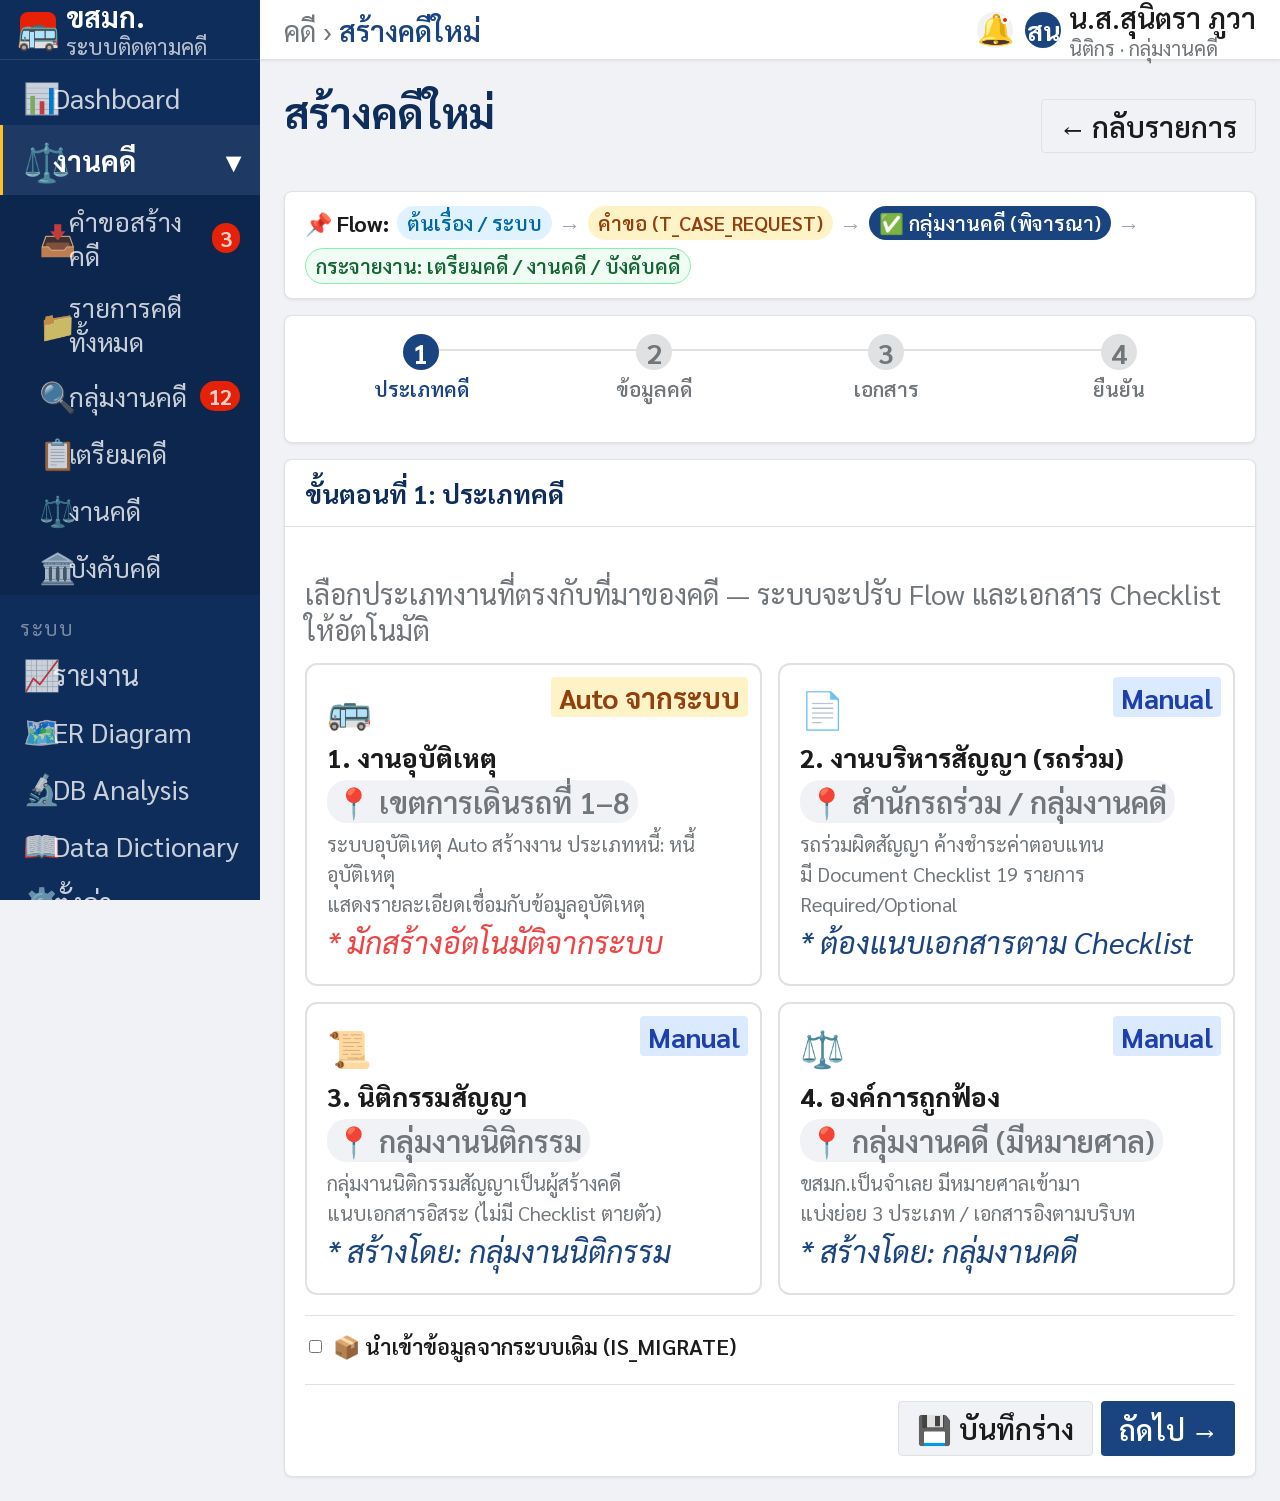
<file: pages/case-form.html>
<!DOCTYPE html>
<html lang="th">
<head>
<meta charset="UTF-8">
<meta name="viewport" content="width=device-width, initial-scale=1.0">
<title>สร้างคดีใหม่ - ระบบติดตามคดี ขสมก.</title>
<link rel="stylesheet" href="../assets/css/style.css">
<style>
.cat-grid{display:grid;grid-template-columns:repeat(2,1fr);gap:16px;}
.cat-card{border:2px solid #dfe1e2;border-radius:12px;padding:20px;cursor:pointer;transition:all .2s;background:#fff;position:relative;}
.cat-card:hover{border-color:#1a4480;background:#f0f4ff;}
.cat-card.selected{border-color:#1a4480;background:#e8f0fe;box-shadow:0 0 0 3px rgba(26,68,128,.15);}
.cat-card .cat-icon{font-size:36px;margin-bottom:8px;display:block;}
.cat-card .cat-title{font-size:26px;font-weight:800;color:#1b1b1b;}
.cat-card .cat-source{display:inline-flex;align-items:center;gap:4px;font-size:30px;background:#f0f2f5;color:#71767a;padding:2px 8px;border-radius:20px;margin-top:6px;font-weight:600;}
.cat-card .cat-desc{font-size:20px;color:#71767a;margin-top:6px;line-height:1.5;}
.cat-card .cat-check{position:absolute;top:12px;right:12px;width:24px;height:24px;border-radius:50%;background:#1a4480;color:#fff;display:none;align-items:center;justify-content:center;font-size:22px;}
.cat-card.selected .cat-check{display:flex;}
.cat-badge{position:absolute;top:12px;right:12px;font-size:28px;font-weight:700;padding:2px 8px;border-radius:4px;}
.badge-auto{background:#fef3c7;color:#92400e;}
.badge-manual{background:#dbeafe;color:#1e40af;}
.cat-card.selected .cat-badge{display:none;}
.sub-cat-cards{display:grid;grid-template-columns:repeat(3,1fr);gap:12px;margin-top:12px;}
.sub-cat-card{border:2px solid #dfe1e2;border-radius:8px;padding:14px;cursor:pointer;transition:all .2s;background:#fff;}
.sub-cat-card:hover{border-color:#1a4480;}
.sub-cat-card.selected{border-color:#1a4480;background:#e8f0fe;}
.sub-cat-card .sub-title{font-size:22px;font-weight:700;}
.sub-cat-card .sub-source{font-size:30px;color:#71767a;margin-top:4px;}
.cl-table{width:100%;border-collapse:collapse;font-size:22px;}
.cl-table th{background:#f8fafc;padding:8px 12px;font-size:30px;font-weight:700;text-transform:uppercase;letter-spacing:.04em;color:#71767a;border-bottom:2px solid #dfe1e2;white-space:nowrap;}
.cl-table td{padding:10px 12px;border-bottom:1px solid #f0f2f5;vertical-align:middle;}
.cl-table tr:hover{background:#fafcff;}
.cl-req{background:#fee2e2;color:#991b1b;font-size:28px;font-weight:700;padding:2px 6px;border-radius:3px;white-space:nowrap;}
.cl-opt{background:#f3f4f6;color:#6b7280;font-size:28px;font-weight:700;padding:2px 6px;border-radius:3px;white-space:nowrap;}
.cl-delay{background:#fef9c3;color:#92400e;font-size:28px;font-weight:700;padding:2px 6px;border-radius:3px;white-space:nowrap;}
.cl-file-input{font-size:20px;max-width:200px;}
.cl-note-input{font-size:20px;padding:4px 8px;border:1px solid #dfe1e2;border-radius:4px;width:180px;font-family:inherit;}
.cl-note-input:focus{outline:none;border-color:#1a4480;}
.upload-row{display:grid;grid-template-columns:200px 1fr 140px 36px;gap:8px;align-items:center;padding:8px 0;border-bottom:1px solid #f0f2f5;}
.upload-row:last-child{border-bottom:none;}
.accident-link-box{border:2px dashed #60a5fa;background:#eff6ff;border-radius:8px;padding:20px;text-align:center;}
.flow-step{display:inline-flex;align-items:center;gap:4px;padding:4px 10px;border-radius:20px;font-size:20px;font-weight:600;}
@media(max-width:600px){.cat-grid{grid-template-columns:1fr;}.sub-cat-cards{grid-template-columns:1fr;}.upload-row{grid-template-columns:1fr 1fr;}}
</style>
</head>
<body>
<div class="app-wrapper">
  <aside class="sidebar" id="sidebar"></aside>
  <header class="topbar" id="topbar"></header>

  <main class="main-content">
    <div class="page-header d-flex align-center justify-between">
      <div>
        <h1 class="page-title">สร้างคดีใหม่</h1>
        <p class="page-subtitle"> <strong></strong></p>
      </div>
      <a href="case-list.html" class="btn-custom btn-secondary">← กลับรายการ</a>
    </div>

    <!-- Flow indicator -->
    <div class="card mb-16" style="padding:14px 20px;">
      <div style="display:flex;align-items:center;gap:8px;font-size:22px;flex-wrap:wrap;">
        <span>📌 <strong>Flow:</strong></span>
        <span class="flow-step" style="background:#e0f2fe;color:#0369a1;">ต้นเรื่อง / ระบบ</span>
        <span style="color:#9ca3af;">→</span>
        <span class="flow-step" style="background:#fef3c7;color:#92400e;">คำขอ (T_CASE_REQUEST)</span>
        <span style="color:#9ca3af;">→</span>
        <span class="flow-step" style="background:#1a4480;color:#fff;">✅ กลุ่มงานคดี (พิจารณา)</span>
        <span style="color:#9ca3af;">→</span>
        <span class="flow-step" style="background:#f0fdf4;color:#166534;border:1px solid #86efac;">กระจายงาน: เตรียมคดี / งานคดี / บังคับคดี</span>
      </div>
    </div>

    <!-- Step Indicator -->
    <div class="card mb-16" style="padding:16px 20px;">
      <div class="progress-steps" id="form-steps"></div>
    </div>

    <!-- Form Card -->
    <div class="card" id="form-card">
      <div class="card-header-custom" id="form-step-header">ขั้นตอนที่ 1: เลือกประเภทคดี</div>
      <div class="card-body-custom">

        <!-- STEP 1 -->
        <div id="step-1" class="form-step">
          <p class="fs-13 text-muted mb-16">เลือกประเภทงานที่ตรงกับที่มาของคดี — ระบบจะปรับ Flow และเอกสาร Checklist ให้อัตโนมัติ</p>

          <div class="cat-grid" id="cat-cards">
            <div class="cat-card" onclick="selectCategory(this,'ACCIDENT')">
              <span class="cat-badge badge-auto">Auto จากระบบ</span>
              <span class="cat-icon">🚌</span>
              <div class="cat-title">1. งานอุบัติเหตุ</div>
              <div class="cat-source">📍 เขตการเดินรถที่ 1–8</div>
              <div class="cat-desc">ระบบอุบัติเหตุ Auto สร้างงาน ประเภทหนี้: หนี้อุบัติเหตุ<br>แสดงรายละเอียดเชื่อมกับข้อมูลอุบัติเหตุ<br><em style="color:#ef4444;font-size:30px;">* มักสร้างอัตโนมัติจากระบบ</em></div>
              <div class="cat-check">✓</div>
            </div>
            <div class="cat-card" onclick="selectCategory(this,'CONTRACT_MANAGEMENT')">
              <span class="cat-badge badge-manual">Manual</span>
              <span class="cat-icon">📄</span>
              <div class="cat-title">2. งานบริหารสัญญา (รถร่วม)</div>
              <div class="cat-source">📍 สำนักรถร่วม / กลุ่มงานคดี</div>
              <div class="cat-desc">รถร่วมผิดสัญญา ค้างชำระค่าตอบแทน<br>มี Document Checklist 19 รายการ Required/Optional<br><em style="color:#1a4480;font-size:30px;">* ต้องแนบเอกสารตาม Checklist</em></div>
              <div class="cat-check">✓</div>
            </div>
            <div class="cat-card" onclick="selectCategory(this,'LEGAL_CONTRACT')">
              <span class="cat-badge badge-manual">Manual</span>
              <span class="cat-icon">📜</span>
              <div class="cat-title">3. นิติกรรมสัญญา</div>
              <div class="cat-source">📍 กลุ่มงานนิติกรรม</div>
              <div class="cat-desc">กลุ่มงานนิติกรรมสัญญาเป็นผู้สร้างคดี<br>แนบเอกสารอิสระ (ไม่มี Checklist ตายตัว)<br><em style="color:#1a4480;font-size:30px;">* สร้างโดย: กลุ่มงานนิติกรรม</em></div>
              <div class="cat-check">✓</div>
            </div>
            <div class="cat-card" onclick="selectCategory(this,'ORG_DEFENDANT')">
              <span class="cat-badge badge-manual">Manual</span>
              <span class="cat-icon">⚖️</span>
              <div class="cat-title">4. องค์การถูกฟ้อง</div>
              <div class="cat-source">📍 กลุ่มงานคดี (มีหมายศาล)</div>
              <div class="cat-desc">ขสมก.เป็นจำเลย มีหมายศาลเข้ามา<br>แบ่งย่อย 3 ประเภท / เอกสารอิงตามบริบท<br><em style="color:#1a4480;font-size:30px;">* สร้างโดย: กลุ่มงานคดี</em></div>
              <div class="cat-check">✓</div>
            </div>
          </div>

          <!-- Sub-category: ORG_DEFENDANT -->
          <div id="sub-cat-area" style="display:none;margin-top:20px;">
            <div class="form-section-title">4. เลือกประเภทย่อย (องค์การถูกฟ้อง)</div>
            <div class="sub-cat-cards">
              <div class="sub-cat-card" onclick="selectSubCat(this,'EMPLOYEE_TORT')">
                <input type="radio" name="sub-cat" value="EMPLOYEE_TORT" style="margin-bottom:6px;">
                <div class="sub-title">4.1 พนักงานกระทำละเมิด</div>
                <div class="sub-source">📍 เขต 1–8 / สำนักงานใหญ่<br>กรณีพนักงานผิด และลาออก/ไล่ออก</div>
              </div>
              <div class="sub-cat-card" onclick="selectSubCat(this,'CONTRACT_PARTY_TORT')">
                <input type="radio" name="sub-cat" value="CONTRACT_PARTY_TORT" style="margin-bottom:6px;">
                <div class="sub-title">4.2 คู่สัญญากระทำละเมิด</div>
                <div class="sub-source">📍 สำนักรถร่วม<br>เอกสารมาจากรถร่วม</div>
              </div>
              <div class="sub-cat-card" onclick="selectSubCat(this,'OTHER')">
                <input type="radio" name="sub-cat" value="OTHER" style="margin-bottom:6px;">
                <div class="sub-title">4.3 อื่นๆ</div>
                <div class="sub-source">📍 ทุกหน่วยงาน<br>แนบเอกสารอิสระ</div>
              </div>
            </div>
          </div>

          <!-- Migrate -->
          <div style="margin-top:20px;padding-top:16px;border-top:1px solid #dfe1e2;">
            <label style="display:flex;align-items:center;gap:8px;cursor:pointer;font-size:22px;font-weight:600;">
              <input type="checkbox" id="is-migrate">
              📦 นำเข้าข้อมูลจากระบบเดิม (IS_MIGRATE)
            </label>
            <div id="migrate-fields" style="display:none;margin-top:12px;">
              <div class="grid-2">
                <div class="form-group">
                  <label class="form-label">เลขอ้างอิงเดิม</label>
                  <input type="text" class="form-control-custom" placeholder="เช่น C-2022-0045">
                </div>
                <div class="form-group">
                  <label class="form-label">หมายเหตุการนำเข้า</label>
                  <input type="text" class="form-control-custom">
                </div>
              </div>
            </div>
          </div>
        </div>

        <!-- STEP 2 -->
        <div id="step-2" class="form-step" style="display:none;">
          <div class="alert-custom alert-info mb-16" id="step2-context"></div>

          <!-- ACCIDENT: ข้อมูลเชื่อมระบบอุบัติเหตุ -->
          <div id="acc-ref-section" style="display:none;">
            <div class="form-section-title">🔗 เชื่อมข้อมูลระบบอุบัติเหตุ</div>
            <div class="accident-link-box mb-16">
              <div style="font-size:28px;margin-bottom:8px;">🔗</div>
              <div style="font-weight:700;margin-bottom:4px;">เชื่อมกับข้อมูลอุบัติเหตุ</div>
              <p style="font-size:22px;color:#374151;margin:8px 0 12px;">ระบุเลขอ้างอิงจากระบบอุบัติเหตุ ระบบจะดึงข้อมูลวันที่เกิดเหตุ, ทะเบียนรถ, เขตการเดินรถที่ และผู้เสียหายมาให้อัตโนมัติ</p>
              <div style="display:flex;gap:8px;justify-content:center;max-width:400px;margin:0 auto;">
                <input type="text" id="acc-ref-no" class="form-control-custom" placeholder="เลขอ้างอิงอุบัติเหตุ เช่น ACC-68-12345" style="flex:1;">
                <button class="btn-custom btn-primary btn-sm" onclick="fetchAccidentData()">🔍 ดึงข้อมูล</button>
              </div>
            </div>
            <div id="acc-data-preview" style="display:none;">
              <div class="card" style="padding:16px;background:#f0fdf4;border-color:#86efac;margin-bottom:16px;">
                <div style="font-weight:700;font-size:22px;margin-bottom:10px;color:#166534;">✅ พบข้อมูลอุบัติเหตุ</div>
                <div class="info-grid" id="acc-data-grid"></div>
              </div>
            </div>
          </div>

          <div class="form-section-title">ข้อมูลทั่วไป</div>
          <div class="form-group">
            <label class="form-label">ชื่อเรื่อง / หัวข้อคดี <span class="req">*</span></label>
            <input type="text" class="form-control-custom" id="case-title" placeholder="ระบุหัวข้อคดีให้ชัดเจน">
          </div>
          <div class="grid-2">
            <div class="form-group">
              <label class="form-label">วันที่เปิดคดี <span class="req">*</span></label>
              <input type="date" class="form-control-custom" id="open-date">
            </div>
            <div class="form-group" id="debt-type-group">
              <label class="form-label">ประเภทหนี้</label>
              <select class="form-control-custom" id="debt-type-sel">
                <option value="">-- เลือก --</option>
                <option value="ACCIDENT_DEBT">หนี้อุบัติเหตุ</option>
                <option value="COMPENSATION_DEBT">หนี้ค่าตอบแทน</option>
                <option value="CONTRACT_BREACH_DEBT">หนี้ผิดสัญญา</option>
                <option value="EX_EMPLOYEE_RECOURSE">หนี้ไล่เบี้ยอดีตพนักงาน</option>
                <option value="CONTRACTOR_RECOURSE">หนี้ไล่เบี้ยคู่สัญญา</option>
              </select>
            </div>
          </div>

          <div class="form-section-title" id="parties-title">คู่ความ</div>
          <div class="grid-2">
            <div class="form-group">
              <label class="form-label" id="plaintiff-label">โจทก์ / ผู้ร้อง</label>
              <input type="text" class="form-control-custom" id="plaintiff" value="องค์การขนส่งมวลชนกรุงเทพ">
            </div>
            <div class="form-group">
              <label class="form-label" id="defendant-label">จำเลย / ลูกหนี้ <span class="req">*</span></label>
              <input type="text" class="form-control-custom" id="defendant" placeholder="ชื่อจำเลย / คู่กรณี">
            </div>
          </div>

          <div id="dynamic-fields"></div>

          <div class="form-section-title">ข้อมูลการเงิน</div>
          <div class="grid-2">
            <div class="form-group">
              <label class="form-label">มูลหนี้รวม / มูลค่าเรียกร้อง (บาท)</label>
              <input type="number" class="form-control-custom" id="claim-amount" placeholder="0.00" step="0.01" min="0">
            </div>
            <div class="form-group">
              <label class="form-label">ยอดชำระแล้ว (บาท)</label>
              <input type="number" class="form-control-custom" value="0" step="0.01" min="0">
            </div>
          </div>

          <!-- ไม่มี Stage dropdown — ทุกคดีเข้า กลุ่มงานคดีก่อน -->
          <div class="alert-custom alert-info" style="margin-top:8px;">
            🏢 <strong>หน่วยงานรับเรื่อง: กลุ่มงานคดี</strong> — ธุรการจะพิจารณาและกระจายงานต่อไปยัง เตรียมคดี / งานคดี / บังคับคดี ตามบริบทของคดี (ทุกคดีผ่านที่นี่ก่อนเสมอ)
          </div>

          <div class="form-section-title" style="margin-top:16px;">มอบหมายหน่วยงาน</div>
          <div class="form-group" style="max-width:340px;">
            <label class="form-label">ผู้รับผิดชอบ (ธุรการกลุ่มงานคดี)</label>
            <select class="form-control-custom">
              <option>ธุรการกลุ่มงานคดี</option>
              <option>นิติกรรม</option>
              <option>หัวหน้างาน</option>
            </select>
          </div>

          <div class="form-group">
            <label class="form-label">รายละเอียดสรุปเบื้องต้น</label>
            <textarea class="form-control-custom" rows="3" placeholder="สรุปข้อเท็จจริงและประเด็น"></textarea>
          </div>
        </div>

        <!-- STEP 3 -->
        <div id="step-3" class="form-step" style="display:none;">
          <div id="doc-step-content"></div>
        </div>

        <!-- STEP 4 -->
        <div id="step-4" class="form-step" style="display:none;">
          <div class="alert-custom alert-success mb-16">
            ✅ <strong>พร้อมสร้างคดี</strong> — ตรวจสอบข้อมูลแล้วกด "ยืนยันสร้างคดี"
          </div>
          <div class="card" style="padding:20px;">
            <div class="form-section-title">สรุปคดีที่จะสร้าง</div>
            <div class="info-grid" id="confirm-grid"></div>
            <div style="margin-top:16px;padding:12px;background:#f8fafc;border-radius:8px;font-size:22px;">
              <div style="font-weight:700;margin-bottom:8px;">🔁 กระบวนการหลังสร้าง</div>
              <div id="confirm-flow-desc" style="color:#374151;line-height:1.8;"></div>
            </div>
            <div style="margin-top:12px;font-size:20px;color:#71767a;padding-top:12px;border-top:1px solid #dfe1e2;">
              ระบบจะสร้าง: <strong>T_CASE</strong> → <strong>T_CASE_STATUS_HISTORY</strong> → ส่ง Notification ให้ธุรการกลุ่มงานคดี
            </div>
          </div>
        </div>

        <!-- Nav Buttons -->
        <div style="display:flex;justify-content:space-between;margin-top:24px;padding-top:16px;border-top:1px solid #dfe1e2;">
          <button class="btn-custom btn-secondary" id="btn-back" style="display:none;" onclick="prevStep()">← ย้อนกลับ</button>
          <div style="margin-left:auto;display:flex;gap:8px;">
            <button class="btn-custom btn-secondary" onclick="saveDraft()">💾 บันทึกร่าง</button>
            <button class="btn-custom btn-primary" id="btn-next" onclick="nextStep()">ถัดไป →</button>
            <button class="btn-custom btn-success" id="btn-submit" style="display:none;" onclick="submitCase()">✅ ยืนยันสร้างคดี</button>
          </div>
        </div>

      </div>
    </div>
  </main>
</div>

<script src="../assets/js/data.js"></script>
<script src="../assets/js/app.js"></script>
<script>
document.getElementById('sidebar').innerHTML = buildSidebar('create');
document.getElementById('topbar').innerHTML = buildTopbar('คดี', 'สร้างคดีใหม่');

let currentStep = 1;
let selectedCat = '';
let selectedSubCat = '';
const TOTAL_STEPS = 4;
const stepLabels = ['ประเภทคดี', 'ข้อมูลคดี', 'เอกสาร', 'ยืนยัน'];

document.getElementById('form-steps').innerHTML = stepLabels.map((l, i) =>
  `<div class="step-item ${i===0?'active-step':''}" id="form-step-${i+1}">
    <div class="step-circle">${i+1}</div>
    <div class="step-label">${l}</div>
  </div>`).join('');

document.getElementById('open-date').valueAsDate = new Date();
document.getElementById('is-migrate').addEventListener('change', function(){
  document.getElementById('migrate-fields').style.display = this.checked ? '' : 'none';
});

function updateStepUI(){
  for(let i=1;i<=TOTAL_STEPS;i++){
    const el=document.getElementById('form-step-'+i);
    el.className='step-item '+(i<currentStep?'done':i===currentStep?'active-step':'');
    el.querySelector('.step-circle').textContent=i<currentStep?'✓':i;
  }
  document.querySelectorAll('.form-step').forEach((s,i)=>s.style.display=(i+1===currentStep)?'block':'none');
  document.getElementById('form-step-header').textContent='ขั้นตอนที่ '+currentStep+': '+stepLabels[currentStep-1];
  document.getElementById('btn-back').style.display=currentStep>1?'':'none';
  document.getElementById('btn-next').style.display=currentStep<TOTAL_STEPS?'':'none';
  document.getElementById('btn-submit').style.display=currentStep===TOTAL_STEPS?'':'none';
}

function selectCategory(el,cat){
  document.querySelectorAll('.cat-card').forEach(c=>c.classList.remove('selected'));
  el.classList.add('selected');
  selectedCat=cat; selectedSubCat='';
  document.getElementById('sub-cat-area').style.display=cat==='ORG_DEFENDANT'?'':'none';
  if(cat==='ORG_DEFENDANT'){
    document.querySelectorAll('.sub-cat-card').forEach(c=>c.classList.remove('selected'));
    document.querySelectorAll('[name="sub-cat"]').forEach(r=>r.checked=false);
  }
}

function selectSubCat(el,val){
  document.querySelectorAll('.sub-cat-card').forEach(c=>c.classList.remove('selected'));
  el.classList.add('selected');
  el.querySelector('input[type=radio]').checked=true;
  selectedSubCat=val;
}

function nextStep(){
  if(currentStep===1){
    if(!selectedCat){alert('กรุณาเลือกประเภทคดีก่อน');return;}
    if(selectedCat==='ORG_DEFENDANT'&&!selectedSubCat){alert('กรุณาเลือกประเภทย่อย (4.1 / 4.2 / 4.3)');return;}
    setupStep2();
  }
  if(currentStep===2){
    if(!document.getElementById('case-title').value.trim()){alert('กรุณาระบุชื่อเรื่อง/หัวข้อคดี');return;}
    if(!document.getElementById('defendant').value.trim()){alert('กรุณาระบุชื่อจำเลย/ลูกหนี้/คู่กรณี');return;}
    setupStep3();
  }
  if(currentStep===3) setupStep4();
  if(currentStep<TOTAL_STEPS){currentStep++;updateStepUI();window.scrollTo(0,0);}
}

function prevStep(){
  if(currentStep>1){currentStep--;updateStepUI();window.scrollTo(0,0);}
}

const CONTEXT_MAP={
  ACCIDENT:'🚌 <strong>งานอุบัติเหตุ</strong> — ระบบ Auto สร้างจากระบบอุบัติเหตุ ประเภทหนี้: หนี้อุบัติเหตุ · ที่มา: เขตการเดินรถที่ 1–8',
  CONTRACT_MANAGEMENT:'📄 <strong>งานบริหารสัญญา</strong> — รถร่วมผิดสัญญา ค้างชำระค่าตอบแทน · ที่มา: สำนักรถร่วม',
  LEGAL_CONTRACT:'📜 <strong>นิติกรรมสัญญา</strong> — สร้างโดยกลุ่มงานนิติกรรมสัญญา · แนบเอกสารอิสระ',
  ORG_DEFENDANT:{
    EMPLOYEE_TORT:'⚖️ <strong>องค์การถูกฟ้อง — พนักงานกระทำละเมิด</strong> · ที่มา: เขต 1–8 / สำนักงานใหญ่ (พนักงานลาออก/ไล่ออก)',
    CONTRACT_PARTY_TORT:'⚖️ <strong>องค์การถูกฟ้อง — คู่สัญญากระทำละเมิด</strong> · เอกสารมาจากสำนักรถร่วม',
    OTHER:'⚖️ <strong>องค์การถูกฟ้อง — อื่นๆ</strong> · แนบเอกสารอิสระ ไม่มี Checklist ตายตัว'
  }
};

function setupStep2(){
  const ctx=selectedCat==='ORG_DEFENDANT'?CONTEXT_MAP.ORG_DEFENDANT[selectedSubCat]:CONTEXT_MAP[selectedCat];
  document.getElementById('step2-context').innerHTML='ℹ️ '+ctx;
  document.getElementById('acc-ref-section').style.display=selectedCat==='ACCIDENT'?'':'none';
  if(selectedCat==='ACCIDENT'){
    document.getElementById('debt-type-sel').value='ACCIDENT_DEBT';
    document.getElementById('debt-type-group').style.opacity='.6';
    document.getElementById('debt-type-group').style.pointerEvents='none';
  } else {
    document.getElementById('debt-type-group').style.opacity='';
    document.getElementById('debt-type-group').style.pointerEvents='';
  }
  if(selectedCat==='ORG_DEFENDANT'){
    document.getElementById('plaintiff-label').textContent='ผู้ฟ้องคดี *';
    document.getElementById('plaintiff').value='';
    document.getElementById('plaintiff').placeholder='ชื่อผู้ฟ้อง / โจทก์';
    document.getElementById('defendant-label').textContent='ผู้ถูกฟ้อง (องค์การ) *';
    document.getElementById('defendant').value='องค์การขนส่งมวลชนกรุงเทพ';
  } else {
    document.getElementById('plaintiff-label').textContent='โจทก์ / ผู้ร้อง';
    document.getElementById('plaintiff').value='องค์การขนส่งมวลชนกรุงเทพ';
    document.getElementById('defendant-label').textContent='จำเลย / ลูกหนี้ *';
    document.getElementById('defendant').value='';
  }
  const dynaMap={
    CONTRACT_MANAGEMENT:`<div class="form-section-title">ข้อมูลสัญญา / รถร่วม</div>
      <div class="grid-2">
        <div class="form-group"><label class="form-label">เลขที่สัญญา <span class="req">*</span></label><input type="text" class="form-control-custom" placeholder="รต.41-005/2553"></div>
        <div class="form-group"><label class="form-label">ทะเบียนรถ</label><input type="text" class="form-control-custom" id="acc-vehicle" placeholder="14-7672 กรุงเทพฯ"></div>
      </div>
      <div class="grid-2">
        <div class="form-group"><label class="form-label">ชื่อผู้ประกอบการ</label><input type="text" class="form-control-custom"></div>
        <div class="form-group"><label class="form-label">ประเภทรถร่วม</label>
          <select class="form-control-custom"><option>-- เลือก --</option><option>รถใหญ่</option><option>มินิบัส</option><option>รถตู้ / NGV</option><option>รถสองแถว</option></select>
        </div>
      </div>
      <div class="grid-2">
        <div class="form-group"><label class="form-label">จำนวนงวดค้างชำระ</label><input type="number" class="form-control-custom" min="0"></div>
        <div class="form-group"><label class="form-label">วันที่ค้างงวดแรก</label><input type="date" class="form-control-custom"></div>
      </div>`,
    ACCIDENT:`<div class="form-section-title">ข้อมูลอุบัติเหตุเพิ่มเติม</div>
      <div class="grid-2">
        <div class="form-group"><label class="form-label">ทะเบียนรถที่เกิดเหตุ</label><input type="text" class="form-control-custom" id="acc-vehicle" placeholder="ดึงจากระบบอัตโนมัติ"></div>
        <div class="form-group"><label class="form-label">เส้นทาง / สาย</label><input type="text" class="form-control-custom" id="acc-route" placeholder="เช่น สาย 47, 150"></div>
      </div>`,
    LEGAL_CONTRACT:`<div class="form-section-title">ข้อมูลนิติกรรมสัญญา</div>
      <div class="grid-2">
        <div class="form-group"><label class="form-label">เลขที่สัญญา</label><input type="text" class="form-control-custom"></div>
        <div class="form-group"><label class="form-label">วันที่ทำสัญญา</label><input type="date" class="form-control-custom"></div>
      </div>`
  };
  const orgDyna={
    EMPLOYEE_TORT:`<div class="form-section-title">ข้อมูลพนักงานที่กระทำละเมิด</div>
      <div class="grid-2">
        <div class="form-group"><label class="form-label">ชื่อพนักงาน</label><input type="text" class="form-control-custom" placeholder="ชื่อ-นามสกุล"></div>
        <div class="form-group"><label class="form-label">รหัสพนักงาน</label><input type="text" class="form-control-custom"></div>
      </div>
      <div class="grid-2">
        <div class="form-group"><label class="form-label">เหตุผลการออก</label>
          <select class="form-control-custom"><option>ลาออก</option><option>ไล่ออก</option><option>ถูกให้ออก</option></select>
        </div>
        <div class="form-group"><label class="form-label">สังกัดเขต</label>
          <select class="form-control-custom"><option>เขต 1</option><option>เขต 2</option><option>เขต 3</option><option>เขต 4</option><option>เขต 5</option><option>เขต 6</option><option>เขต 7</option><option>เขต 8</option><option>สำนักงานใหญ่</option></select>
        </div>
      </div>`,
    CONTRACT_PARTY_TORT:`<div class="form-section-title">ข้อมูลคู่สัญญา / รถร่วม</div>
      <div class="grid-2">
        <div class="form-group"><label class="form-label">เลขที่สัญญา</label><input type="text" class="form-control-custom"></div>
        <div class="form-group"><label class="form-label">ทะเบียนรถ</label><input type="text" class="form-control-custom"></div>
      </div>`,
    OTHER:''
  };
  let f=selectedCat==='ORG_DEFENDANT'?(orgDyna[selectedSubCat]||''):(dynaMap[selectedCat]||'');
  if(selectedCat==='ORG_DEFENDANT'){
    f+=`<div class="form-section-title">ข้อมูลหมายศาล</div>
      <div class="grid-2">
        <div class="form-group"><label class="form-label">ศาลที่รับฟ้อง <span class="req">*</span></label><input type="text" class="form-control-custom" placeholder="เช่น ศาลแพ่ง / ศาลปกครองกลาง"></div>
        <div class="form-group"><label class="form-label">วันที่รับหมาย <span class="req">*</span></label><input type="date" class="form-control-custom"></div>
      </div>
      <div class="grid-2">
        <div class="form-group"><label class="form-label">เลขคดีดำ (ถ้ามี)</label><input type="text" class="form-control-custom"></div>
        <div class="form-group"><label class="form-label">วันนัดยื่นคำให้การ</label><input type="date" class="form-control-custom"></div>
      </div>`;
  }
  document.getElementById('dynamic-fields').innerHTML=f;
}

// ─── CONTRACT_MANAGEMENT 19-item checklist (อ้างอิงใบคุมเอกสาร แก้ไข 23/05/69) ─
const CONTRACT_CHECKLIST=[
  {no:1,  name:'หนังสือสัญญานำรถตู้ปรับอากาศเข้าร่วมเดินรถกับองค์การ สัญญาเลขที่ รต. ๓๗-๑๑๘๕/๒๕๖๒ วันที่ ๒๖ สิงหาคม ๒๕๖๒',                  req:'required',delay:false,multi:false},
  {no:2,  name:'หนังสือแจ้งให้ชำระหนี้ค่าตอบแทน',      req:'required',delay:false,multi:false},
  {no:3,  name:'ใบตอบรับทางไปรษณีย์หนังสือขอให้ชำระหนี้ค่าตอบแทน',                          req:'required',delay:false,multi:true },
  {no:4,  name:'หนังสือขออนุมัติเลิกสัญญาและให้ชดใช้หนี้ค่าตอบแทนค้างชำระ',          req:'required',delay:false,multi:false},
  {no:5,  name:'หนังสือบอกเลิกสัญญาเข้าร่วมเดินรถและชดใช้หนี้ค่าตอบแทนค้างชำระ ตามหนังสือที่ ฝรร.๙๐๓/๒๕๖๗ ลงวันที่ ๒๕ ตุลาคม ๒๕๖๗',                          req:'required',delay:false,multi:false},
  {no:6,  name:'เอกสารสถานะการจัดส่งไปรษณีย์',                     req:'required',delay:false,multi:false},
  {no:7,  name:'หนังสือบอกเลิกสัญญา',                               req:'required',delay:false,multi:false},
  {no:8,  name:'รายงานยืนยันยอดหนี้จาก สบก.',                       req:'required',delay:false,multi:false},
  {no:9,  name:'หลังสือขออนุมัติริบเงินประกันสัญญา , หักเงินประกันค่าความเสียหายอุบัติเหตุ',          req:'required',delay:false,multi:false},
  {no:10, name:'รายละเอียดริบเงินหลักประกันสัญญา และนำเงินหลักประกันความเสียหายมาหักกลบลบหนี้',                  req:'required',delay:false,multi:false},
  {no:11, name:'บัญชีตารางแสดงหนี้สิน',                req:'required',delay:false,multi:false},
  {no:12, name:'เอกสารบัญชีรายละเอียดการถอน คค ๐๔๐๙.๖/๒๒๗๑ ลงวันที่ ๒๔ มิถุนายน ๒๕๖๗',                req:'required',delay:true, multi:false},
  {no:13, name:'ทะเบียนราษฎร ทร.๑๔/๑',                          req:'required',delay:false,multi:false},
  {no:14, name:'สำเนาบัตรประชาชนเจ้าของรถ',    req:'required',delay:false,multi:false},
  {no:15, name:'สำเนาทะเบียนบ้านเจ้าของรถ',                        req:'required',delay:false,multi:false},
  {no:16, name:'สำเนาทะเบียนรถคู่สัญญา',                        req:'required',delay:false,multi:false},
  {no:17, name:'ประวัติรถตู้โดยสารปรับอากาศ',                           req:'required',delay:false,multi:true },
  {no:18, name:'ใบอนุญาตประกอบการ',                                 req:'required',delay:false,multi:false},
  {no:19, name:'อื่นๆ (กรณีที่ศาลขอเพิ่ม)',                          req:'optional',delay:false,multi:true }
];

function setupStep3(){
  const el=document.getElementById('doc-step-content');

  if(selectedCat==='ACCIDENT'){
    el.innerHTML=`
      <div class="alert-custom alert-info mb-16">
        🤖 <strong>งานอุบัติเหตุ</strong> — เอกสารแนบมาพร้อมกับข้อมูลจากระบบอุบัติเหตุ ระบบดึงให้อัตโนมัติ สามารถเพิ่มเติมเอกสารอื่นๆ ได้
      </div>
      <div class="form-section-title">แนบเอกสาร</div>
      ${buildFreeUpload([])}`;

  } else if(selectedCat==='CONTRACT_MANAGEMENT'){
    el.innerHTML=`
      <div class="alert-custom alert-info mb-16">
        📋 <strong>Checklist เอกสาร 19 รายการ</strong> — งานบริหารสัญญา<br>
        <span style="font-size:20px;">
          <span class="cl-req" style="display:inline-block;margin-right:4px;">จำเป็น</span>ต้องแนบก่อนส่งคดี &nbsp;
          <span class="cl-opt" style="display:inline-block;margin-right:4px;">ถ้ามี</span>แนบได้ &nbsp;
          <span class="cl-delay" style="display:inline-block;">ทยอยแนบ</span>อนุญาตให้แนบในภายหลัง
        </span>
      </div>
      <div style="overflow-x:auto;">
        <table class="cl-table">
          <thead><tr>
            <th style="width:36px;">#</th><th>รายการเอกสาร</th><th>ประเภท</th><th>แนบไฟล์</th><th>สถานะ / หมายเหตุ</th>
          </tr></thead>
          <tbody>${CONTRACT_CHECKLIST.map(d=>{
            const badge=d.req==='required'?'<span class="cl-req">จำเป็น</span>':d.delay?'<span class="cl-delay">ทยอยแนบ</span>':'<span class="cl-opt">ถ้ามี</span>';
            const multi=d.multi?' multiple':'';
            return `<tr>
              <td style="text-align:center;color:#9ca3af;">${d.no}</td>
              <td style="font-weight:${d.req==='required'?'600':'400'};">${d.name}</td>
              <td>${badge}</td>
              <td><input type="file" class="cl-file-input" accept=".pdf,.doc,.docx,.jpg,.png"${multi}></td>
              <td>
                <select class="filter-input" style="font-size:20px;padding:4px 6px;min-width:110px;">
                  <option value="">— สถานะ —</option>
                  <option value="received">ได้รับแล้ว</option>
                  <option value="pending">รอดำเนินการ</option>
                  <option value="na">ไม่เกี่ยวข้อง</option>
                </select>
                ${d.delay?'<input type="text" class="cl-note-input" placeholder="บันทึก...">':''}
              </td>
            </tr>`;
          }).join('')}</tbody>
        </table>
      </div>`;

  } else if(selectedCat==='LEGAL_CONTRACT'){
    el.innerHTML=`
      <div class="alert-custom alert-info mb-16">
        📜 <strong>นิติกรรมสัญญา</strong> — กลุ่มงานนิติกรรมแนบเอกสารที่เกี่ยวข้อง (ไม่มี Checklist ตายตัว)
      </div>
      ${buildFreeUpload([])}`;

  } else if(selectedCat==='ORG_DEFENDANT'){
    const subLabel={EMPLOYEE_TORT:'4.1 พนักงานกระทำละเมิด',CONTRACT_PARTY_TORT:'4.2 คู่สัญญากระทำละเมิด',OTHER:'4.3 อื่นๆ'};
    const subSrc={EMPLOYEE_TORT:'เขต 1–8 / สำนักงานใหญ่',CONTRACT_PARTY_TORT:'สำนักรถร่วม',OTHER:'ทุกหน่วยงาน'};
    const presets={
      EMPLOYEE_TORT:['บันทึกเหตุการณ์จากต้นสังกัด','สำเนาบัตรประชาชนพนักงาน','เอกสารแสดงการออกจากงาน (ใบลาออก/คำสั่งไล่ออก)','รายงานการสอบสวน','หลักฐานความเสียหาย','สำเนาทะเบียนประวัติพนักงาน'],
      CONTRACT_PARTY_TORT:['สำเนาสัญญาให้ประกอบการ','บันทึกเหตุการณ์จากรถร่วม','หลักฐานความเสียหาย','สำเนาบัตรประชาชนคู่สัญญา','กรมธรรม์ประกันภัย (ถ้ามี)']
    };
    if(selectedSubCat==='OTHER'){
      el.innerHTML=`
        <div class="alert-custom alert-info mb-16">
          ⚖️ <strong>${subLabel.OTHER}</strong> — ที่มา: ${subSrc.OTHER}<br>
          แนบเอกสารอิสระ ระบุชื่อเอกสารและแนบไฟล์ตามที่มีอยู่ (ไม่มี Checklist ตายตัว)
        </div>
        ${buildFreeUpload([])}`;
    } else {
      el.innerHTML=`
        <div class="alert-custom alert-info mb-16">
          ⚖️ <strong>${subLabel[selectedSubCat]}</strong> — ที่มา: ${subSrc[selectedSubCat]}<br>
          ระบุเอกสารที่ควรใช้ในการแก้ต่าง (งานคดีจะพิจารณาและขอเพิ่มเติมได้ภายหลัง)
        </div>
        <div class="alert-custom alert-warning mb-16">
          ⚠️ รายการด้านล่างเป็นเอกสาร <strong>ควรมี</strong> — ถ้ายังไม่ได้รับ ระบุสถานะ "รอดำเนินการ" ธุรการจะตรวจสอบและขอเพิ่มเติม
        </div>
        <div style="overflow-x:auto;">
          <table class="cl-table">
            <thead><tr>
              <th style="width:36px;">#</th><th>รายการเอกสาร</th><th>แนบไฟล์</th><th>สถานะ</th>
            </tr></thead>
            <tbody>${presets[selectedSubCat].map((name,i)=>`<tr>
              <td style="text-align:center;color:#9ca3af;">${i+1}</td>
              <td>${name}</td>
              <td><input type="file" class="cl-file-input" accept=".pdf,.doc,.docx,.jpg,.png"></td>
              <td><select class="filter-input" style="font-size:20px;padding:4px 6px;">
                <option value="">— สถานะ —</option>
                <option value="received">ได้รับแล้ว</option>
                <option value="pending">รอดำเนินการ</option>
                <option value="na">ไม่เกี่ยวข้อง</option>
              </select></td>
            </tr>`).join('')}</tbody>
          </table>
        </div>
        <div style="margin-top:16px;"><div class="form-section-title">เพิ่มเอกสารอื่นๆ</div>${buildFreeUpload([])}</div>`;
    }
  }
}

function buildFreeUpload(defaults){
  const rows=(defaults&&defaults.length)?defaults.map(name=>freeRow(name)).join(''):freeRow('');
  return `<div id="upload-list">${rows}</div>
    <button class="btn-custom btn-secondary btn-sm mt-8" onclick="addRow()" type="button">+ เพิ่มเอกสาร</button>`;
}

function freeRow(name){
  return `<div class="upload-row">
    <input type="text" class="form-control-custom" placeholder="ชื่อเอกสาร *" value="${name||''}">
    <input type="file" class="form-control-custom" accept=".pdf,.doc,.docx,.jpg,.png,.xlsx">
    <input type="date" class="form-control-custom" style="padding:8px 8px;">
    <button type="button" class="btn-custom btn-danger btn-xs" onclick="this.closest('.upload-row').remove()">✕</button>
  </div>`;
}

function addRow(){
  const list=document.getElementById('upload-list');
  if(list) list.insertAdjacentHTML('beforeend',freeRow(''));
}

const FLOW_DESC={
  ACCIDENT:'1. ธุรการกลุ่มงานคดีรับเรื่อง<br>2. พิจารณาส่งต่อ → <strong>เตรียมคดี</strong> หรือ <strong>งานคดี</strong><br>3. นิติกรดำเนินการ: ทวงถาม → ยื่นฟ้อง → เสร็จสิ้น',
  CONTRACT_MANAGEMENT:'1. ธุรการกลุ่มงานคดีรับสำนวน ตรวจ Checklist 19 รายการ<br>2. ส่ง <strong>เตรียมคดี</strong> → ทวงถาม → ส่งงานคดี → ยื่นฟ้อง<br>3. ถ้าไม่ชนะ → บังคับคดี → สืบทรัพย์ → ยึดทรัพย์',
  LEGAL_CONTRACT:'1. ธุรการกลุ่มงานคดีรับเรื่องจากกลุ่มงานนิติกรรม<br>2. ส่งนิติกรดำเนินการ<br>3. ยื่นฟ้อง / เจรจา → เสร็จสิ้น',
  ORG_DEFENDANT:'1. ธุรการกลุ่มงานคดีรับหมายและตรวจสอบเอกสาร<br>2. นิติกรดำเนินการ: <strong>ยื่นคำให้การ</strong><br>3. ถ้าแพ้คดี → แจ้งเขต / ติดตามหนี้รถร่วม<br>4. ถ้าชนะ → ยกฟ้อง → ปิดคดี'
};

function setupStep4(){
  const catLabel={ACCIDENT:'งานอุบัติเหตุ',CONTRACT_MANAGEMENT:'งานบริหารสัญญา',LEGAL_CONTRACT:'นิติกรรมสัญญา',ORG_DEFENDANT:'องค์การถูกฟ้อง'};
  const subLabel={EMPLOYEE_TORT:'4.1 พนักงานกระทำละเมิด',CONTRACT_PARTY_TORT:'4.2 คู่สัญญากระทำละเมิด',OTHER:'4.3 อื่นๆ'};
  document.getElementById('confirm-grid').innerHTML=[
    {label:'ประเภทงาน',value:catLabel[selectedCat]+(selectedSubCat?' — '+subLabel[selectedSubCat]:'')},
    {label:'หน่วยงานรับเรื่อง',value:'🏢 กลุ่มงานคดี (ทุกคดีผ่านที่นี่ก่อน)'},
    {label:'วันที่เปิดคดี',value:fmtDate(document.getElementById('open-date').value)},
    {label:'จำเลย / คู่กรณี',value:document.getElementById('defendant').value||'-'},
    {label:'มูลหนี้',value:document.getElementById('claim-amount').value?Number(document.getElementById('claim-amount').value).toLocaleString('th-TH',{minimumFractionDigits:2})+' บาท':'-'},
    {label:'ชื่อเรื่อง',value:document.getElementById('case-title').value||'-'}
  ].map(i=>`<div class="info-item"><div class="info-label">${i.label}</div><div class="info-value">${i.value}</div></div>`).join('');
  document.getElementById('confirm-flow-desc').innerHTML=FLOW_DESC[selectedCat]||'';
}

function fetchAccidentData(){
  const refNo=document.getElementById('acc-ref-no').value.trim();
  if(!refNo){alert('กรุณาระบุเลขอ้างอิงอุบัติเหตุ');return;}
  const mockAcc={acc_ref:refNo,date:'2026-06-15',time:'14:32',route:'สาย 47 (มีนบุรี–สะพานใหม่)',vehicle:'40-1234 กรุงเทพมหานคร',district:'เขตการเดินรถที่ 3',location:'ถ.รามคำแหง แขวงสะพานสูง เขตสะพานสูง',injured:2,damage:'15,000'};
  document.getElementById('acc-data-preview').style.display='';
  document.getElementById('acc-data-grid').innerHTML=[
    {label:'เลขอ้างอิง',value:mockAcc.acc_ref},
    {label:'วันที่เกิดเหตุ',value:fmtDate(mockAcc.date)+' '+mockAcc.time+' น.'},
    {label:'เส้นทาง / สาย',value:mockAcc.route},
    {label:'ทะเบียนรถ',value:mockAcc.vehicle},
    {label:'เขตการเดินรถที่',value:mockAcc.district},
    {label:'สถานที่เกิดเหตุ',value:mockAcc.location},
    {label:'ผู้บาดเจ็บ',value:mockAcc.injured+' ราย'},
    {label:'ความเสียหายเบื้องต้น',value:mockAcc.damage+' บาท'}
  ].map(i=>`<div class="info-item"><div class="info-label">${i.label}</div><div class="info-value">${i.value}</div></div>`).join('');
  document.getElementById('case-title').value='คดีอุบัติเหตุ '+mockAcc.route+' วันที่ '+fmtDate(mockAcc.date);
  const av=document.getElementById('acc-vehicle');if(av)av.value=mockAcc.vehicle;
  const ar=document.getElementById('acc-route');if(ar)ar.value=mockAcc.route;
}

function saveDraft(){alert('บันทึกร่างสำเร็จ (mockup)');}

function submitCase(){
  alert('✅ สร้างคดีสำเร็จ! (mockup)\nเลขคดี: คดี-68-0007\nส่งไปยัง: กลุ่มงานคดี (ธุรการรับเรื่อง)\nระบบจะ redirect ไปหน้ารายละเอียดคดี');
  window.location.href='case-detail.html?id=1';
}

updateStepUI();
</script>
</body>
</html>
</file>
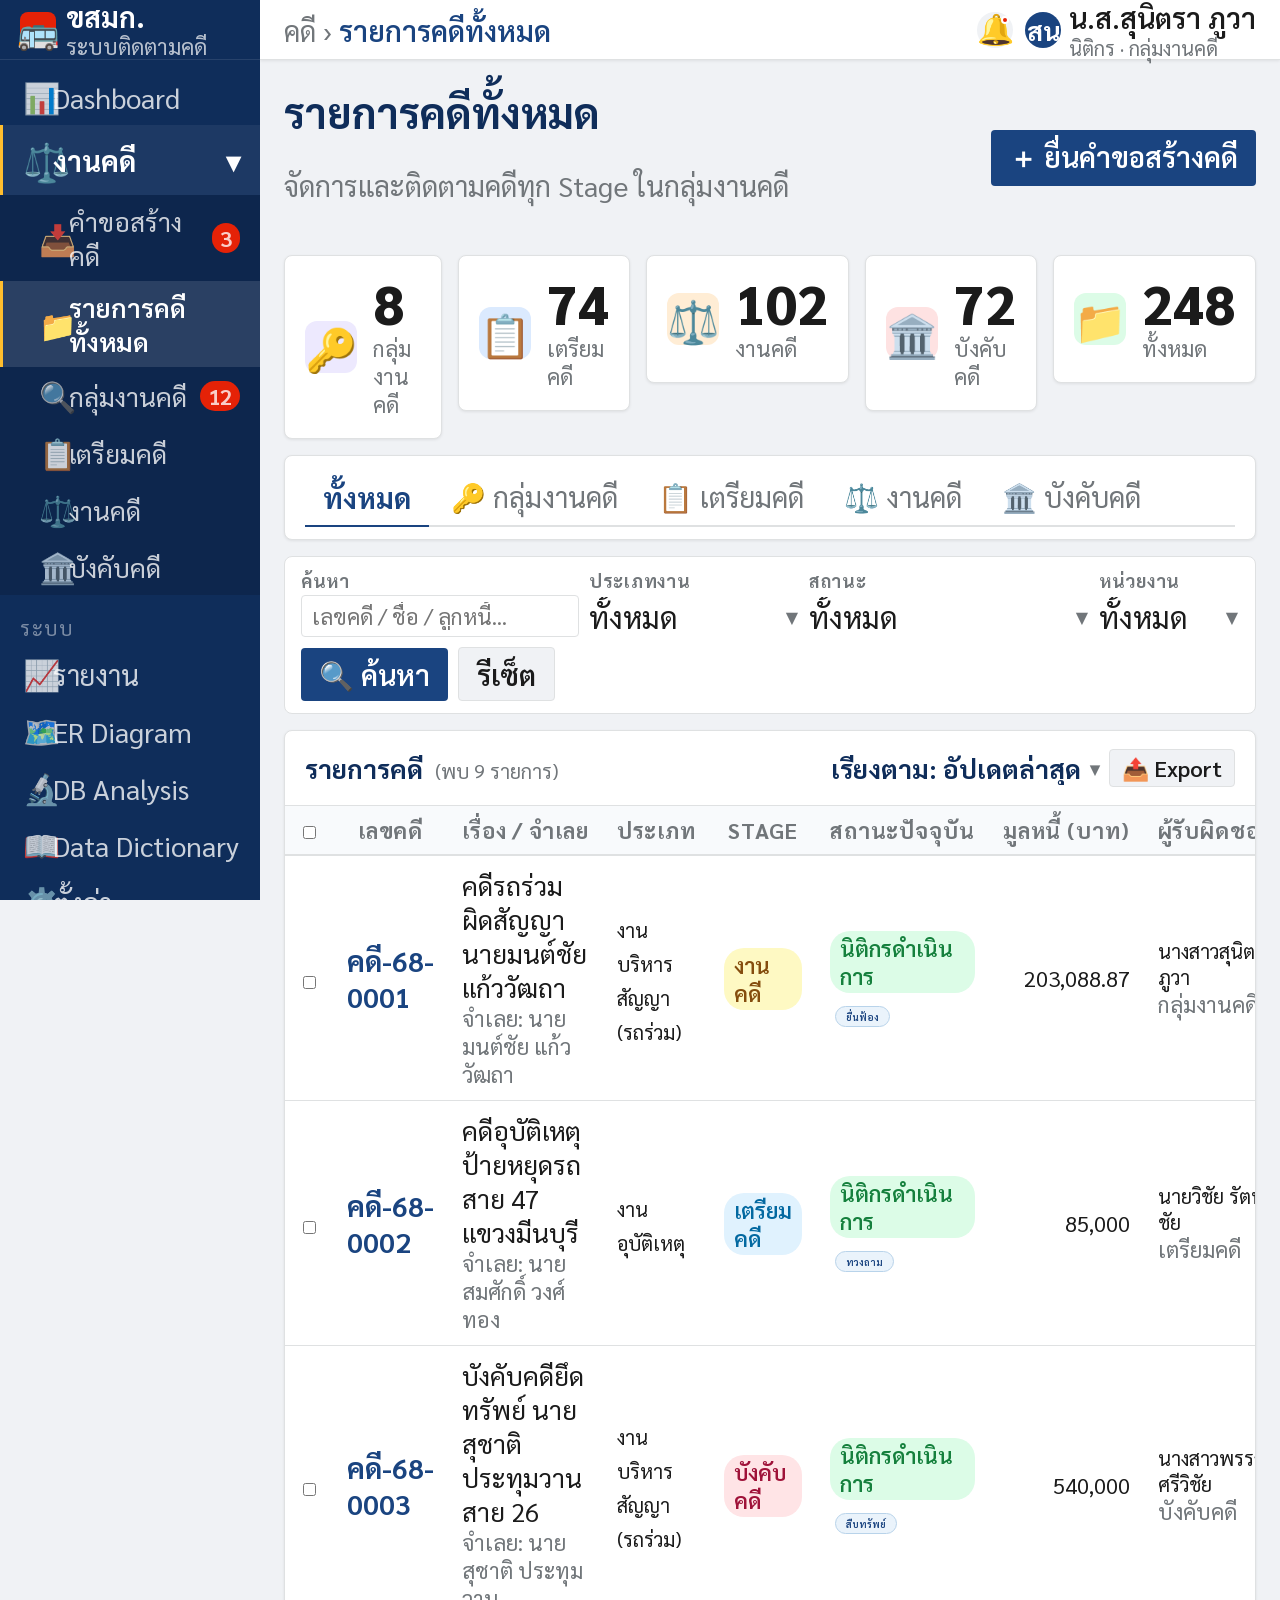
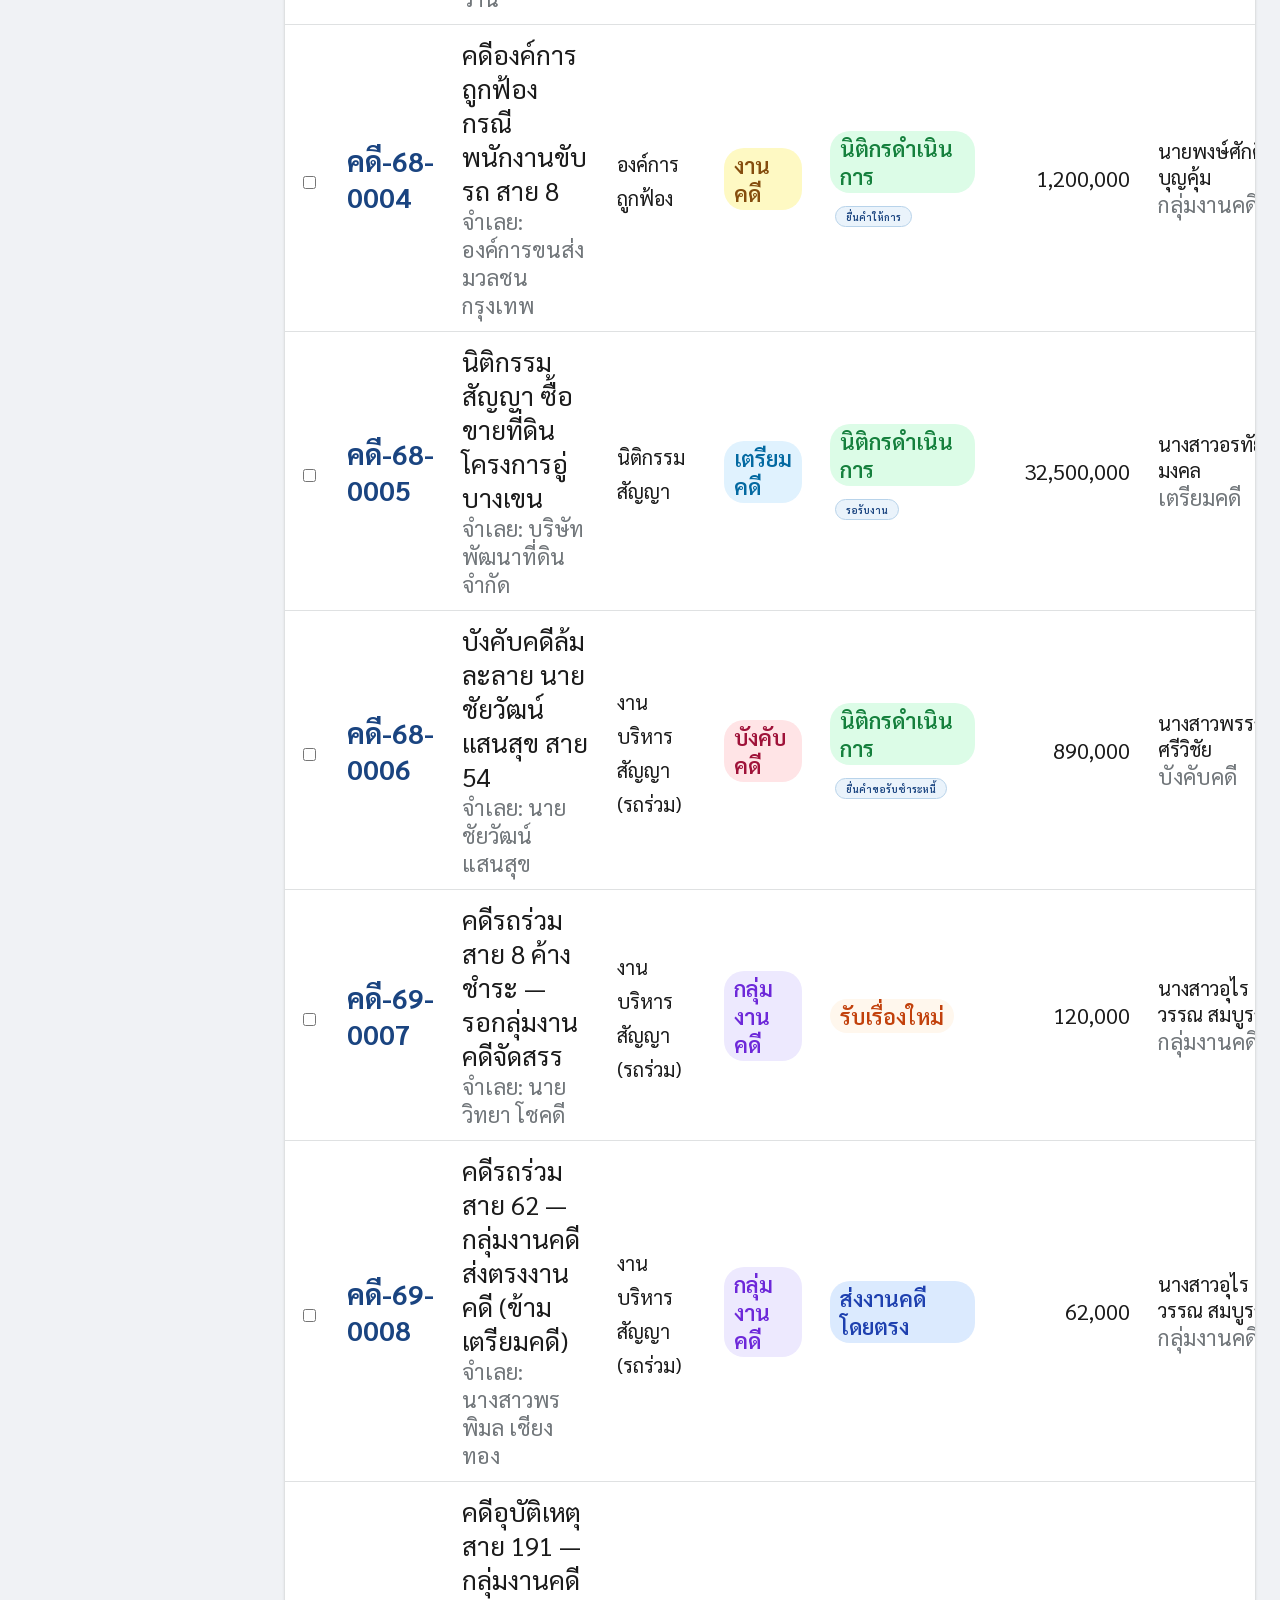
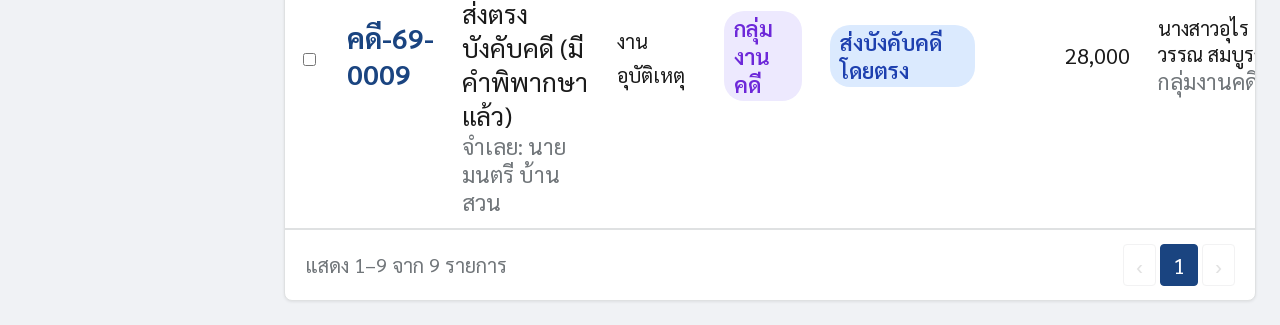
<file: pages/case-list.html>
<!DOCTYPE html>
<html lang="th">
<head>
<meta charset="UTF-8">
<meta name="viewport" content="width=device-width, initial-scale=1.0">
<title>รายการคดีทั้งหมด - ระบบติดตามคดี ขสมก.</title>
<link rel="stylesheet" href="../assets/css/style.css">
</head>
<body>
<div class="app-wrapper">
  <aside class="sidebar" id="sidebar"></aside>
  <header class="topbar" id="topbar"></header>

  <main class="main-content">
    <div class="page-header d-flex align-center justify-between">
      <div>
        <h1 class="page-title">รายการคดีทั้งหมด</h1>
        <p class="page-subtitle">จัดการและติดตามคดีทุก Stage ในกลุ่มงานคดี</p>
      </div>
      <a href="case-request.html" class="btn-custom btn-primary">＋ ยื่นคำขอสร้างคดี</a>
    </div>

    <!-- Summary Row -->
    <div class="mb-16" style="display:grid;grid-template-columns:repeat(5,1fr);gap:16px;" id="summary-row"></div>

    <!-- Stage Tabs -->
    <div class="card" style="margin-bottom:16px;">
      <div class="card-body-custom" style="padding:12px 20px;">
        <div class="tabs-nav" id="stage-tabs">
          <button class="tab-btn active" data-stage="">ทั้งหมด</button>
          <button class="tab-btn" data-stage="CASE_GROUP">🔑 กลุ่มงานคดี</button>
          <button class="tab-btn" data-stage="PREPARE">📋 เตรียมคดี</button>
          <button class="tab-btn" data-stage="LITIGATION">⚖️ งานคดี</button>
          <button class="tab-btn" data-stage="ENFORCEMENT">🏛️ บังคับคดี</button>
        </div>
      </div>
    </div>

    <!-- Filter Bar -->
    <div class="filter-bar">
      <div class="filter-group" style="flex:1;min-width:200px;">
        <label class="filter-label">ค้นหา</label>
        <input type="text" id="search-input" class="filter-input" placeholder="เลขคดี / ชื่อ / ลูกหนี้...">
      </div>
      <div class="filter-group" style="min-width:210px;">
        <label class="filter-label">ประเภทงาน</label>
        <select id="cat-filter" class="filter-input">
          <option value="">ทั้งหมด</option>
          <option value="ACCIDENT">งานอุบัติเหตุ</option>
          <option value="CONTRACT_MANAGEMENT">งานบริหารสัญญา</option>
          <option value="LEGAL_CONTRACT">นิติกรรมสัญญา</option>
          <option value="ORG_DEFENDANT">องค์การถูกฟ้อง</option>
        </select>
      </div>
      <div class="filter-group" style="min-width:280px;">
        <label class="filter-label">สถานะ</label>
        <select id="status-filter" class="filter-input">
          <option value="">ทั้งหมด</option>
          <optgroup label="กลุ่มงานคดี">
            <option value="CG_RECEIVE">รับเรื่องใหม่</option>
            <option value="CG_IN_PROGRESS">กำลังพิจารณาจัดสรรงาน</option>
            <option value="CG_SEND_PREPARE">ส่งเตรียมคดี</option>
            <option value="CG_SEND_LITIGATION">ส่งงานคดีโดยตรง (ข้ามเตรียมคดี)</option>
            <option value="CG_SEND_ENFORCEMENT">ส่งบังคับคดีโดยตรง</option>
          </optgroup>
          <optgroup label="เตรียมคดี">
            <option value="RECEIVE_DOC">รับเอกสาร / ส่งหัวหน้างาน</option>
            <option value="WAIT_ASSIGN">รอรับงาน (นิติกรดำเนินการ)</option>
            <option value="DEMAND">ทวงถาม</option>
            <option value="REQUEST_NO_LAWSUIT">เสนอขออนุมัติไม่ฟ้อง</option>
            <option value="REVIEW">สอบทาน</option>
            <option value="SEND_TO_LITIGATION">ส่งงานคดี</option>
            <option value="CLOSED">เสร็จสิ้น (เตรียมคดี)</option>
          </optgroup>
          <optgroup label="งานคดี">
            <option value="CASE_DOC_VERIFY">ตรวจสอบสำนวน</option>
            <option value="FILE_LAWSUIT">ยื่นฟ้อง</option>
            <option value="PLEA">ยื่นคำให้การ</option>
            <option value="CASE_REVIEW">สอบทาน (งานคดี)</option>
          </optgroup>
          <optgroup label="บังคับคดี">
            <option value="ASSET_INVESTIGATION">สืบทรัพย์</option>
            <option value="ASSET_SEIZURE">ยึดทรัพย์/ขายทอดตลาด</option>
            <option value="DEBT_COMPROMISE">ประนอมหนี้</option>
            <option value="BANKRUPTCY_LAWSUIT">ยื่นฟ้องล้มละลาย</option>
          </optgroup>
        </select>
      </div>
      <div class="filter-group">
        <label class="filter-label">หน่วยงาน</label>
        <select id="dept-filter" class="filter-input">
          <option value="">ทั้งหมด</option>
          <option>กลุ่มงานคดี</option>
          <option>เตรียมคดี</option>
          <option>งานคดี</option>
          <option>บังคับคดี</option>
        </select>
      </div>
      <button class="btn-custom btn-primary" onclick="applyFilter()">🔍 ค้นหา</button>
      <button class="btn-custom btn-secondary" onclick="clearFilter()">รีเซ็ต</button>
    </div>

    <!-- Results Table Card -->
    <div class="card">
      <div class="card-header-custom">
        <span>รายการคดี &nbsp;<span id="result-count" style="font-size:20px;font-weight:400;color:#71767a;"></span></span>
        <div style="display:flex;gap:8px;align-items:center;">
          <select class="filter-input" style="padding:5px 8px;font-size:20px;" id="sort-select">
            <option value="last_action">เรียงตาม: อัปเดตล่าสุด</option>
            <option value="open_date">วันที่เปิดคดี</option>
            <option value="claim_amount">มูลหนี้</option>
          </select>
          <button class="btn-custom btn-secondary btn-sm" onclick="exportCSV()">📤 Export</button>
        </div>
      </div>
      <div style="overflow-x:auto;">
        <table class="table-custom" id="cases-table">
          <thead><tr>
            <th><input type="checkbox" id="check-all"></th>
            <th>เลขคดี</th>
            <th>เรื่อง / จำเลย</th>
            <th>ประเภท</th>
            <th>Stage</th>
            <th>สถานะปัจจุบัน</th>
            <th>มูลหนี้ (บาท)</th>
            <th>ผู้รับผิดชอบ</th>
            <th>อัปเดตล่าสุด</th>
            <th></th>
          </tr></thead>
          <tbody id="cases-tbody"></tbody>
        </table>
      </div>
      <div style="padding:14px 20px;display:flex;align-items:center;justify-content:space-between;border-top:1px solid #dfe1e2;">
        <span style="font-size:20px;color:#71767a;">แสดง <span id="page-info"></span></span>
        <div class="pagination" id="pagination"></div>
      </div>
    </div>
  </main>
</div>

<script src="../assets/js/data.js"></script>
<script src="../assets/js/app.js"></script>
<script>
document.getElementById('sidebar').innerHTML = buildSidebar('cases');
document.getElementById('topbar').innerHTML = buildTopbar('คดี', 'รายการคดีทั้งหมด');

// ─── Summary Boxes ────────────────────────────────────────────
const summaryItems = [
  { label:'กลุ่มงานคดี', value: MOCK_DASHBOARD_STATS.by_stage.CASE_GROUP, icon:'🔑', iconClass:'purple', link:'?stage=CASE_GROUP' },
  { label:'เตรียมคดี', value: MOCK_DASHBOARD_STATS.by_stage.PREPARE, icon:'📋', iconClass:'blue', link:'?stage=PREPARE' },
  { label:'งานคดี', value: MOCK_DASHBOARD_STATS.by_stage.LITIGATION, icon:'⚖️', iconClass:'orange', link:'?stage=LITIGATION' },
  { label:'บังคับคดี', value: MOCK_DASHBOARD_STATS.by_stage.ENFORCEMENT, icon:'🏛️', iconClass:'red', link:'?stage=ENFORCEMENT' },
  { label:'ทั้งหมด', value: MOCK_DASHBOARD_STATS.total_cases, icon:'📁', iconClass:'green', link:'?' }
];
document.getElementById('summary-row').innerHTML = summaryItems.map(s => `
  <a href="${s.link}" style="text-decoration:none;">
  <div class="kpi-card">
    <div class="kpi-icon ${s.iconClass}">${s.icon}</div>
    <div>
      <div class="kpi-value">${s.value}</div>
      <div class="kpi-label">${s.label}</div>
    </div>
  </div></a>`).join('');

// ─── State ────────────────────────────────────────────────────
let filtered = [...MOCK_CASES];
let currentPage = 1;
const perPage = 10;
let activeStage = '';

// ─── Stage Tabs ───────────────────────────────────────────────
document.getElementById('stage-tabs').addEventListener('click', e => {
  const btn = e.target.closest('.tab-btn');
  if (!btn) return;
  document.querySelectorAll('#stage-tabs .tab-btn').forEach(b => b.classList.remove('active'));
  btn.classList.add('active');
  activeStage = btn.dataset.stage;
  applyFilter();
});

// ─── Filter ───────────────────────────────────────────────────
function applyFilter() {
  const q = document.getElementById('search-input').value.toLowerCase();
  const cat = document.getElementById('cat-filter').value;
  const st = document.getElementById('status-filter').value;
  const dept = document.getElementById('dept-filter').value;

  filtered = MOCK_CASES.filter(c => {
    if (activeStage && c.case_type !== activeStage) return false;
    if (cat && c.case_category !== cat) return false;
    if (st && c.current_status !== st && c.main_status !== st) return false;
    if (dept && c.dept !== dept) return false;
    if (q && !(c.case_no + c.case_title + c.defendant + c.plaintiff).toLowerCase().includes(q)) return false;
    return true;
  });
  currentPage = 1;
  render();
}

function clearFilter() {
  document.getElementById('search-input').value = '';
  document.getElementById('cat-filter').value = '';
  document.getElementById('status-filter').value = '';
  document.getElementById('dept-filter').value = '';
  activeStage = '';
  document.querySelectorAll('#stage-tabs .tab-btn').forEach((b,i) => b.classList.toggle('active', i===0));
  filtered = [...MOCK_CASES];
  currentPage = 1;
  render();
}

// ─── Render ───────────────────────────────────────────────────
function render() {
  const total = filtered.length;
  const start = (currentPage-1)*perPage;
  const page = filtered.slice(start, start+perPage);

  document.getElementById('result-count').textContent = `(พบ ${total} รายการ)`;
  document.getElementById('page-info').textContent = `${start+1}–${Math.min(start+perPage,total)} จาก ${total} รายการ`;

  const tbody = document.getElementById('cases-tbody');
  if (!page.length) {
    tbody.innerHTML = `<tr><td colspan="10"><div class="empty-state"><div class="empty-icon">🔍</div><div class="empty-text">ไม่พบรายการ</div></div></td></tr>`;
    document.getElementById('pagination').innerHTML = '';
    return;
  }

  tbody.innerHTML = page.map(c => `<tr>
    <td><input type="checkbox" class="row-check" data-id="${c.case_id}"></td>
    <td><a href="case-tracking.html?id=${c.case_id}" class="case-no">${c.case_no}</a></td>
    <td>
      <div class="case-title">${c.case_title}</div>
      <div class="case-title-sub">จำเลย: ${c.defendant}</div>
    </td>
    <td><span style="font-size:20px;">${getCategoryLabel(c.case_category)}</span></td>
    <td>${getStageBadge(c.case_type)}</td>
    <td>${getStatusBadge(c.current_status)}</td>
    <td style="text-align:right;white-space:nowrap;font-size:22px;">${Number(c.claim_amount).toLocaleString('th-TH',{minimumFractionDigits:0})}</td>
    <td style="font-size:20px;">${c.assignee}<br><span class="text-muted fs-12">${c.dept}</span></td>
    <td style="font-size:20px;color:#71767a;">${fmtDate(c.last_action)}</td>
    <td style="white-space:nowrap;">
      <a href="case-tracking.html?id=${c.case_id}" class="btn-custom btn-outline btn-xs">🔍 ติดตาม</a>
    </td>
  </tr>`).join('');

  // Pagination
  const pages = Math.ceil(total/perPage);
  let pag = '';
  pag += `<button class="page-btn" ${currentPage===1?'disabled':''} onclick="goPage(${currentPage-1})">‹</button>`;
  for (let i=1; i<=pages; i++) {
    if (pages <= 7 || Math.abs(i-currentPage) < 2 || i===1 || i===pages) {
      pag += `<button class="page-btn ${i===currentPage?'active':''}" onclick="goPage(${i})">${i}</button>`;
    } else if (Math.abs(i-currentPage) === 2) {
      pag += `<span style="padding:0 4px;color:#9ca3af;">…</span>`;
    }
  }
  pag += `<button class="page-btn" ${currentPage===pages?'disabled':''} onclick="goPage(${currentPage+1})">›</button>`;
  document.getElementById('pagination').innerHTML = pag;

  // Checkbox all
  document.getElementById('check-all').onchange = function() {
    document.querySelectorAll('.row-check').forEach(c => c.checked = this.checked);
  };
}

function goPage(p) { currentPage = p; render(); }
function showAssign(id) { alert(`กำลังพัฒนา: จัดสรรคดี #${id}`); }
function exportCSV() { alert('กำลังพัฒนา: Export รายการ'); }

// Initial render
render();
</script>
</body>
</html>
</file>
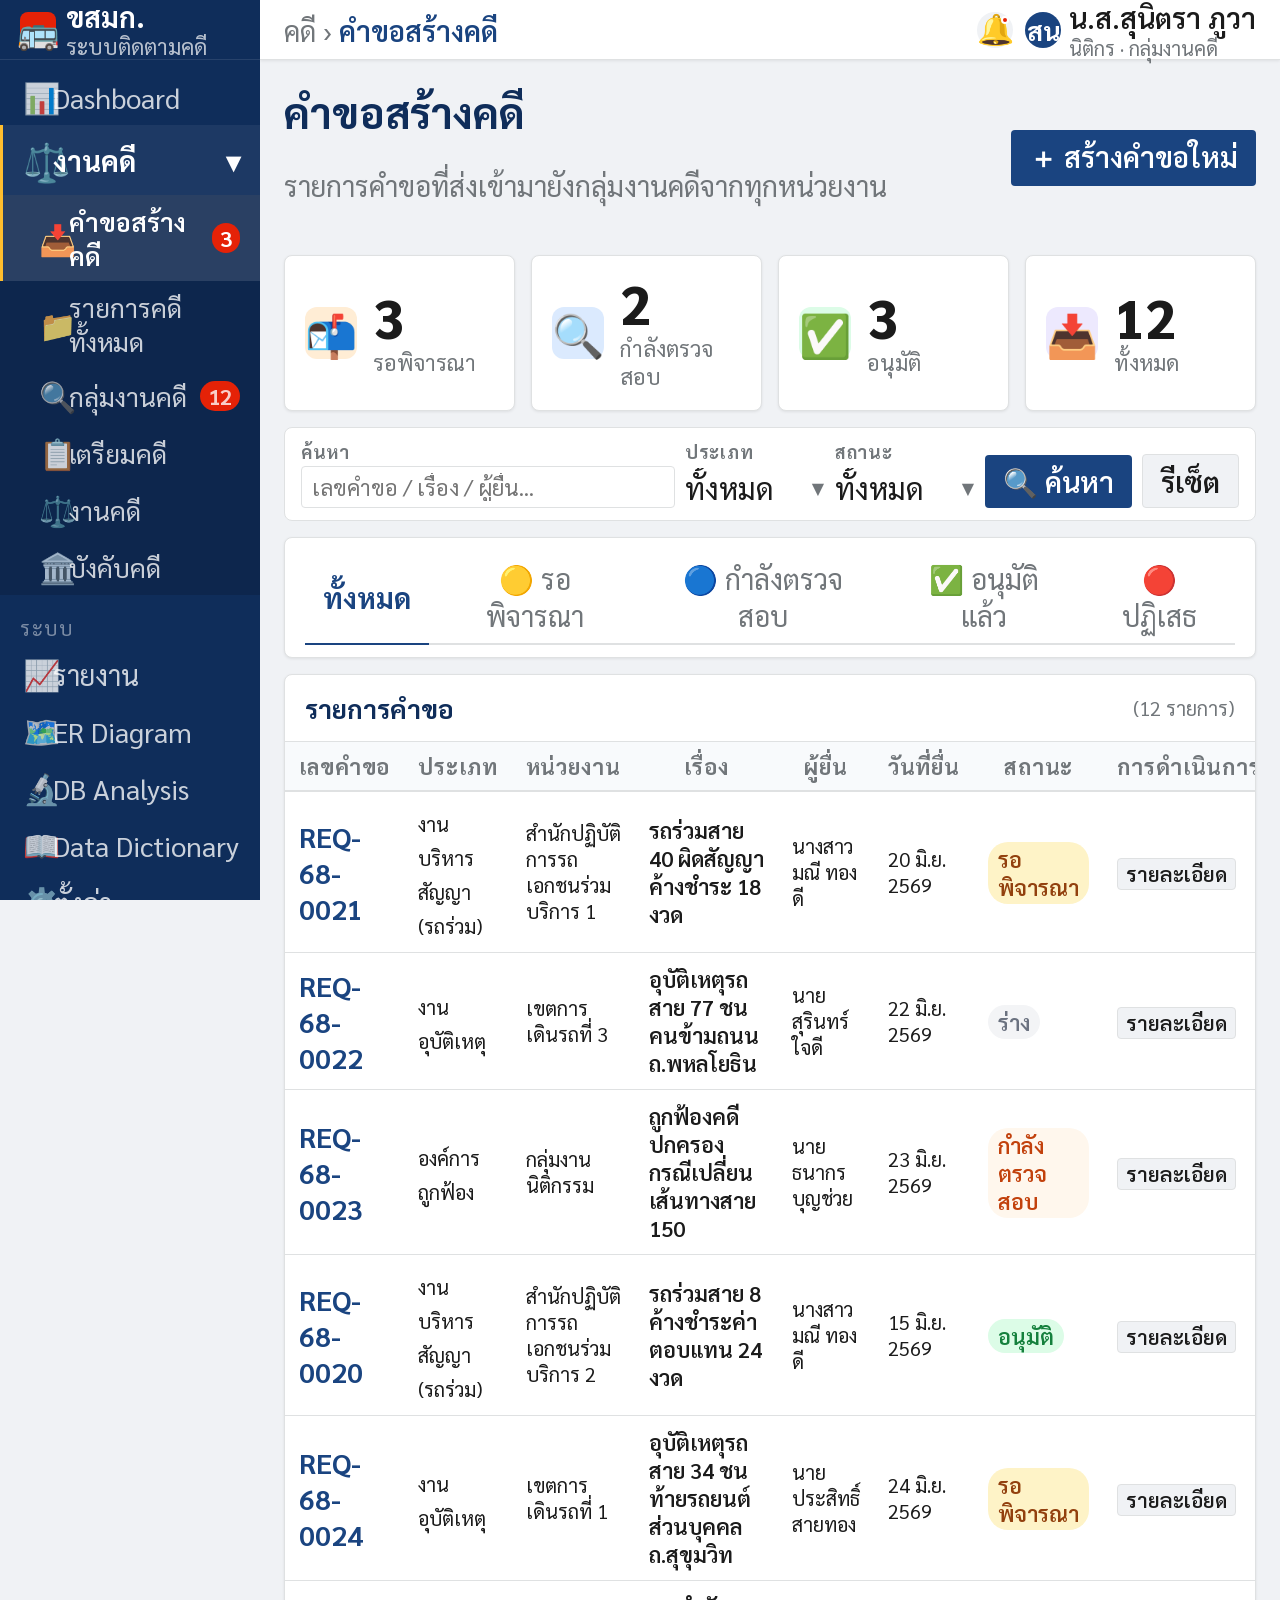
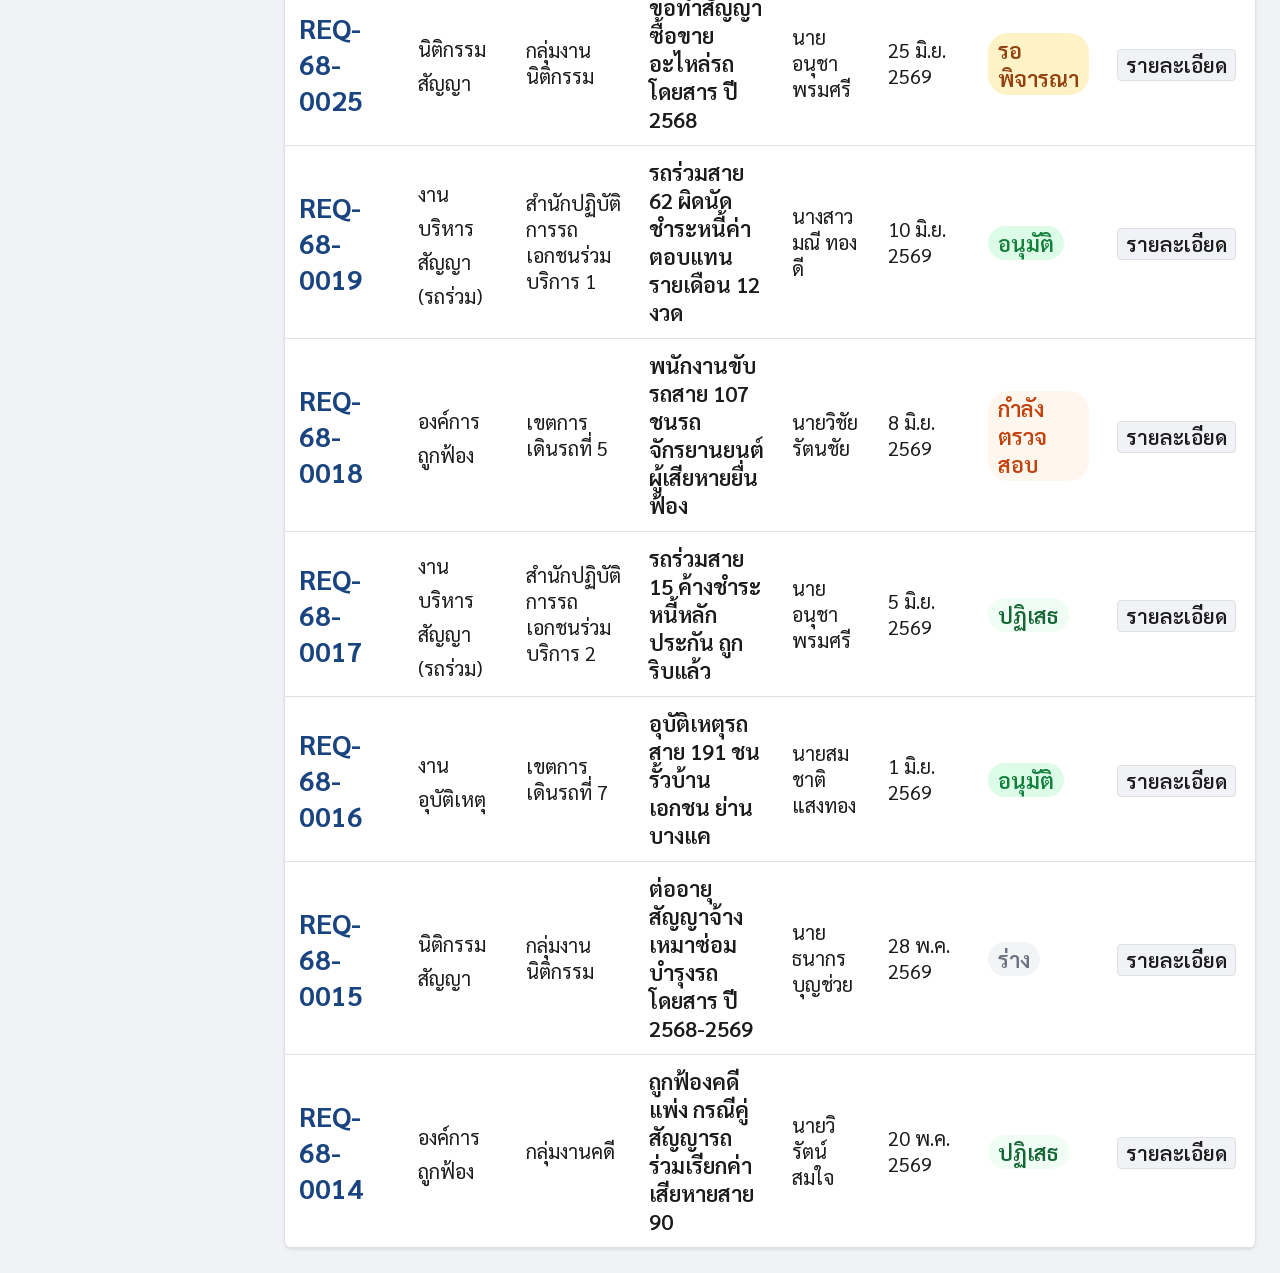
<file: pages/case-request.html>
<!DOCTYPE html>
<html lang="th">
<head>
<meta charset="UTF-8">
<meta name="viewport" content="width=device-width, initial-scale=1.0">
<title>คำขอสร้างคดี - ระบบติดตามคดี ขสมก.</title>
<link rel="stylesheet" href="../assets/css/style.css">
</head>
<body>
<div class="app-wrapper">
  <aside class="sidebar" id="sidebar"></aside>
  <header class="topbar" id="topbar"></header>

  <main class="main-content">
    <div class="page-header d-flex align-center justify-between">
      <div>
        <h1 class="page-title">คำขอสร้างคดี</h1>
        <p class="page-subtitle">รายการคำขอที่ส่งเข้ามายังกลุ่มงานคดีจากทุกหน่วยงาน</p>
      </div>
      <a href="request-form.html" class="btn-custom btn-primary">＋ สร้างคำขอใหม่</a>
    </div>

    <!-- Alert -->
    

    <!-- Status Summary -->
    <div class="grid-4 mb-16" id="req-summary"></div>

    <!-- Filter -->
    <div class="filter-bar">
      <div class="filter-group" style="flex:1;">
        <label class="filter-label">ค้นหา</label>
        <input type="text" id="req-search" class="filter-input" placeholder="เลขคำขอ / เรื่อง / ผู้ยื่น...">
      </div>
      <div class="filter-group">
        <label class="filter-label">ประเภท</label>
        <select id="req-type" class="filter-input">
          <option value="">ทั้งหมด</option>
          <option value="ACCIDENT">งานอุบัติเหตุ</option>
          <option value="CONTRACT_MANAGEMENT">งานบริหารสัญญา</option>
          <option value="LEGAL_CONTRACT">นิติกรรมสัญญา</option>
          <option value="ORG_DEFENDANT">องค์การถูกฟ้อง</option>
        </select>
      </div>
      <div class="filter-group">
        <label class="filter-label">สถานะ</label>
        <select id="req-status" class="filter-input">
          <option value="">ทั้งหมด</option>
          <option value="DRAFT">ร่าง</option>
          <option value="SUBMITTED">รอพิจารณา</option>
          <option value="UNDER_REVIEW">กำลังตรวจสอบ</option>
          <option value="APPROVED_CREATE_CASE">อนุมัติ</option>
          <option value="REJECTED">ปฏิเสธ</option>
        </select>
      </div>
      <button class="btn-custom btn-primary" onclick="renderRequests()">🔍 ค้นหา</button>
      <button class="btn-custom btn-secondary" onclick="clearReq()">รีเซ็ต</button>
    </div>

    <!-- Tabs: By Status -->
    <div class="card" style="margin-bottom:16px;">
      <div class="card-body-custom" style="padding:12px 20px;">
        <div class="tabs-nav" id="req-tabs">
          <button class="tab-btn active" data-st="">ทั้งหมด</button>
          <button class="tab-btn" data-st="SUBMITTED">🟡 รอพิจารณา</button>
          <button class="tab-btn" data-st="UNDER_REVIEW">🔵 กำลังตรวจสอบ</button>
          <button class="tab-btn" data-st="APPROVED_CREATE_CASE">✅ อนุมัติแล้ว</button>
          <button class="tab-btn" data-st="REJECTED">🔴 ปฏิเสธ</button>
        </div>
      </div>
    </div>

    <!-- Requests Table -->
    <div class="card">
      <div class="card-header-custom">
        รายการคำขอ
        <span id="req-count" style="font-size:20px;font-weight:400;color:#71767a;"></span>
      </div>
      <div style="overflow-x:auto;">
        <table class="table-custom">
          <thead><tr>
            <th>เลขคำขอ</th>
            <th>ประเภท</th>
            <th>หน่วยงาน</th>
            <th>เรื่อง</th>
            <th>ผู้ยื่น</th>
            <th>วันที่ยื่น</th>
            <th>สถานะ</th>
            <th>การดำเนินการ</th>
          </tr></thead>
          <tbody id="req-tbody"></tbody>
        </table>
      </div>
    </div>
  </main>
</div>

<!-- ─── Modal: ตรวจสอบคำขอ ────────────────────────────────── -->
<div class="modal-overlay" id="modal-review-req">
  <div class="modal-box">
    <div class="modal-header">
      <span class="modal-title" id="review-req-title">พิจารณาคำขอ REQ-68-0021</span>
      <button class="modal-close" onclick="closeModal('modal-review-req')">✕</button>
    </div>
    <div class="modal-body">
      <div style="background:#f8fafc;padding:14px;border-radius:8px;margin-bottom:16px;font-size:22px;">
        <div class="info-grid">
          <div class="info-item"><div class="info-label">เลขคำขอ</div><div class="info-value">REQ-68-0021</div></div>
          <div class="info-item"><div class="info-label">ประเภท</div><div class="info-value">งานบริหารสัญญา</div></div>
          <div class="info-item"><div class="info-label">ผู้ยื่น</div><div class="info-value">น.ส.มณี ทองดี</div></div>
          <div class="info-item"><div class="info-label">วันที่ยื่น</div><div class="info-value">20 มิ.ย. 2568</div></div>
        </div>
        <div style="margin-top:10px;"><strong>เรื่อง:</strong> รถร่วมสาย 40 ผิดสัญญาค้างชำระ 18 งวด</div>
      </div>

      <div class="form-group">
        <label class="form-label">ผลการพิจารณา <span class="req">*</span></label>
        <div style="display:flex;gap:12px;flex-wrap:wrap;margin-top:4px;">
          <label style="display:flex;align-items:center;gap:6px;cursor:pointer;">
            <input type="radio" name="req-decision" value="APPROVED_CREATE_CASE"> 
            <span>อนุมัติ (สร้างคดีทันที)</span>
          </label>
          <label style="display:flex;align-items:center;gap:6px;cursor:pointer;">
            <input type="radio" name="req-decision" value="REQUEST_MORE_DOCUMENT"> 
            <span>ขอเอกสารเพิ่มเติม</span>
          </label>
          <label style="display:flex;align-items:center;gap:6px;cursor:pointer;">
            <input type="radio" name="req-decision" value="REJECTED"> 
            <span>ปฏิเสธ</span>
          </label>
        </div>
      </div>
      <div class="form-group">
        <label class="form-label">หน่วยงานที่รับผิดชอบ</label>
        <select class="form-control-custom">
          <option>เตรียมคดี</option><option>กลุ่มงานคดี</option>
        </select>
      </div>
      <div class="form-group">
        <label class="form-label">ผู้รับผิดชอบ</label>
        <select class="form-control-custom">
          <option>-- เลือก --</option>
          <option>นายวิรัตน์ สมใจ</option>
          <option>นางสาวสุนิตรา ภูวา</option>
        </select>
      </div>
      <div class="form-group">
        <label class="form-label">หมายเหตุ</label>
        <textarea class="form-control-custom" rows="3"></textarea>
      </div>
    </div>
    <div class="modal-footer">
      <button class="btn-custom btn-secondary" onclick="closeModal('modal-review-req')">ยกเลิก</button>
      <button class="btn-custom btn-primary" onclick="alert('บันทึกผลการพิจารณา (mockup)');closeModal('modal-review-req')">บันทึกผล</button>
    </div>
  </div>
</div>

<script src="../assets/js/data.js"></script>
<script src="../assets/js/app.js"></script>
<script>
document.getElementById('sidebar').innerHTML = buildSidebar('request');
document.getElementById('topbar').innerHTML = buildTopbar('คดี', 'คำขอสร้างคดี');

// ─── Summary ──────────────────────────────────────────────────
const reqStatusConf = [
  { label:'รอพิจารณา',     icon:'📬', iconClass:'orange', st:'SUBMITTED' },
  { label:'กำลังตรวจสอบ', icon:'🔍', iconClass:'blue',   st:'UNDER_REVIEW' },
  { label:'อนุมัติ',  icon:'✅', iconClass:'green',  st:'APPROVED_CREATE_CASE' },
  { label:'ทั้งหมด',       icon:'📥', iconClass:'purple', st:'' }
].map(s => ({
  ...s,
  count: s.st ? MOCK_REQUESTS.filter(r => r.status === s.st).length : MOCK_REQUESTS.length
}));
document.getElementById('req-summary').innerHTML = reqStatusConf.map(s => `
  <div class="kpi-card" style="cursor:pointer;" onclick="filterByStatus('${s.st}')">
    <div class="kpi-icon ${s.iconClass}">${s.icon}</div>
    <div><div class="kpi-value">${s.count}</div><div class="kpi-label">${s.label}</div></div>
  </div>`).join('');

// ─── Active Status Tab ────────────────────────────────────────
let activeReqStatus = '';
document.getElementById('req-tabs').addEventListener('click', e => {
  const btn = e.target.closest('.tab-btn');
  if (!btn) return;
  document.querySelectorAll('#req-tabs .tab-btn').forEach(b => b.classList.remove('active'));
  btn.classList.add('active');
  activeReqStatus = btn.dataset.st;
  renderRequests();
});

function filterByStatus(st) {
  activeReqStatus = st;
  document.querySelectorAll('#req-tabs .tab-btn').forEach(btn => {
    btn.classList.toggle('active', btn.dataset.st === st);
  });
  renderRequests();
}

// ─── Render Requests ──────────────────────────────────────────
function renderRequests() {
  const q = document.getElementById('req-search').value.toLowerCase();
  const type = document.getElementById('req-type').value;
  const st = document.getElementById('req-status').value || activeReqStatus;

  const list = MOCK_REQUESTS.filter(r => {
    if (st && r.status !== st) return false;
    if (type && r.req_type !== type) return false;
    if (q && !(r.req_no + r.title + r.req_by + r.req_source).toLowerCase().includes(q)) return false;
    return true;
  });

  document.getElementById('req-count').textContent = `(${list.length} รายการ)`;

  const tbody = document.getElementById('req-tbody');
  if (!list.length) {
    tbody.innerHTML = `<tr><td colspan="8"><div class="empty-state">
      <div class="empty-icon">📭</div>
      <div class="empty-text">ไม่พบคำขอ</div>
    </div></td></tr>`;
    return;
  }

  tbody.innerHTML = list.map(r => {
    const actionBtns = `<a href="request-form.html?req=${r.req_id}" class="btn-custom btn-secondary btn-xs">รายละเอียด</a>`;

    return `<tr>
      <td class="case-no">${r.req_no}</td>
      <td><span style="font-size:20px;">${getCategoryLabel(r.req_type)}</span></td>
      <td style="font-size:20px;">${r.req_source}</td>
      <td>
        <div style="font-weight:600;font-size:22px;">${r.title}</div>
      </td>
      <td style="font-size:20px;">${r.req_by}</td>
      <td style="font-size:20px;">${fmtDate(r.req_date)}</td>
      <td><span class="status-badge ${r.status_class}">${r.status_label}</span></td>
      <td style="white-space:nowrap;">${actionBtns}</td>
    </tr>`;
  }).join('');
}

function openReview(reqNo) {
  document.getElementById('review-req-title').textContent = `พิจารณาคำขอ ${reqNo}`;
  openModal('modal-review-req');
}

function clearReq() {
  document.getElementById('req-search').value = '';
  document.getElementById('req-type').value = '';
  document.getElementById('req-status').value = '';
  activeReqStatus = '';
  document.querySelectorAll('#req-tabs .tab-btn').forEach((b,i) => b.classList.toggle('active', i===0));
  renderRequests();
}

renderRequests();
</script>
</body>
</html>
</file>
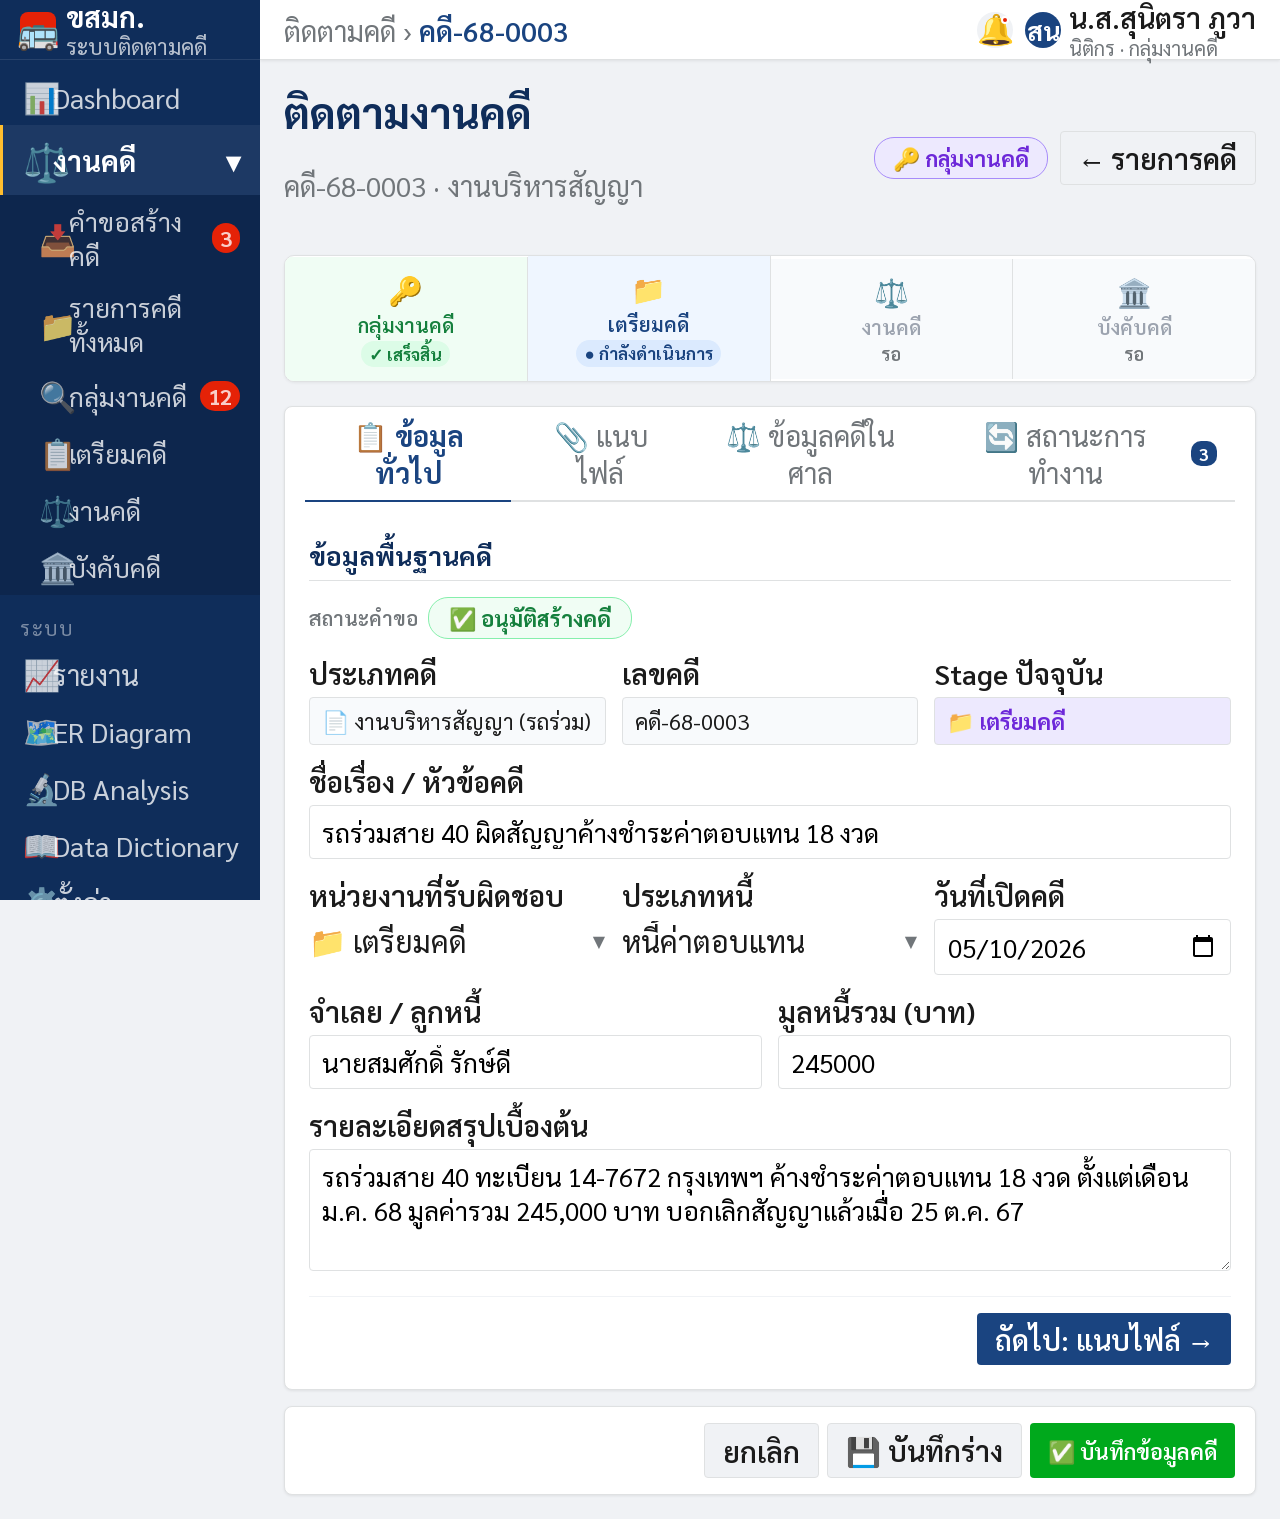
<file: pages/case-tracking.html>
<!DOCTYPE html>
<html lang="th">
<head>
<meta charset="UTF-8">
<meta name="viewport" content="width=device-width, initial-scale=1.0">
<title>ติดตามงานคดี - ระบบติดตามคดี ขสมก.</title>
<link rel="stylesheet" href="../assets/css/style.css">
<style>
/* ─── Tab Bottom Nav ───────────────────────────────────── */
.tab-bottom-nav {
  display: flex; justify-content: flex-end; padding-top: 16px;
  border-top: 1px solid #f0f2f5; margin-top: 16px;
}
.tab-bottom-nav.space-between { justify-content: space-between; }

/* ─── File Attach ──────────────────────────────────────── */
.attach-btn-label {
  display: inline-flex; align-items: center; gap: 6px;
  padding: 7px 14px; background: #f0f4ff; border: 1.5px solid #93c5fd;
  border-radius: 6px; color: #1e40af; font-size: 20px; cursor: pointer;
  font-family: inherit; font-weight: 600; transition: all .15s; white-space: nowrap;
}
.attach-btn-label:hover { background: #dbeafe; border-color: #60a5fa; }

/* ─── Stage Progress Bar ───────────────────────────────── */
.stage-track {
  display: flex; align-items: center; gap: 0;
  margin-bottom: 24px; background: #fff;
  border: 1px solid #dfe1e2; border-radius: 10px;
  overflow: hidden; box-shadow: 0 1px 3px rgba(0,0,0,.06);
}
.stage-item {
  flex: 1; padding: 14px 12px; text-align: center;
  font-size: 22px; font-weight: 600; position: relative;
  border-right: 1px solid #dfe1e2; cursor: default;
  transition: background .15s;
}
.stage-item:last-child { border-right: none; }
.stage-item .stage-icon { font-size: 28px; display: block; margin-bottom: 4px; }
.stage-item .stage-label { display: block; font-size: 20px; }
.stage-item .stage-status { display: block; font-size: 18px; color: #71767a; margin-top: 2px; }
.stage-item.done { background: #f0fdf4; }
.stage-item.done .stage-label { color: #15803d; }
.stage-item.active { background: #eff6ff; }
.stage-item.active .stage-label { color: #1a4480; }
.stage-item.pending { background: #f8fafc; }
.stage-item.pending .stage-label { color: #9ca3af; }
.stage-done-badge { display:inline-block; background:#dcfce7; color:#15803d;
  border-radius:20px; padding:2px 8px; font-size:17px; margin-top:3px; font-weight:700; }
.stage-active-badge { display:inline-block; background:#dbeafe; color:#1a4480;
  border-radius:20px; padding:2px 8px; font-size:17px; margin-top:3px; font-weight:700; }

/* ─── Status Entry Form ────────────────────────────────── */
.status-entry-card {
  background: #eff6ff; border: 2px solid #93c5fd;
  border-radius: 10px; padding: 20px; margin-bottom: 24px;
}
.status-entry-card .entry-title {
  font-size: 26px; font-weight: 700; color: #1a4480; margin-bottom: 16px;
  display: flex; align-items: center; gap: 8px;
}
.role-badge {
  display: inline-flex; align-items: center; gap: 5px;
  padding: 4px 12px; border-radius: 20px; font-size: 19px; font-weight: 700;
}
.role-badge.admin   { background: #dbeafe; color: #1e40af; }
.role-badge.lawyer  { background: #fef9c3; color: #a16207; }
.role-badge.chief   { background: #fce7f3; color: #9d174d; }
.role-badge.case-group { background: #ede9fe; color: #6d28d9; }

/* ─── Timeline ─────────────────────────────────────────── */
.timeline { position: relative; padding-left: 28px; }
.timeline::before {
  content: ''; position: absolute; left: 10px; top: 0; bottom: 0;
  width: 2px; background: #e5e7eb;
}
.tl-item {
  position: relative; margin-bottom: 20px;
  background: #fff; border: 1px solid #e5e7eb;
  border-radius: 8px; padding: 14px 16px;
  transition: box-shadow .15s;
}
.tl-item:hover { box-shadow: 0 2px 8px rgba(0,0,0,.08); }
.tl-dot {
  position: absolute; left: -23px; top: 16px;
  width: 14px; height: 14px; border-radius: 50%;
  border: 2px solid #fff; box-shadow: 0 0 0 2px #e5e7eb;
}
.tl-dot.casegroup  { background: #7c3aed; box-shadow: 0 0 0 2px #ede9fe; }
.tl-dot.prepare    { background: #2563eb; box-shadow: 0 0 0 2px #dbeafe; }
.tl-dot.litigation { background: #d97706; box-shadow: 0 0 0 2px #fef3c7; }
.tl-dot.enforcement{ background: #dc2626; box-shadow: 0 0 0 2px #fee2e2; }
.tl-item .tl-header {
  display: flex; align-items: flex-start; justify-content: space-between;
  gap: 8px; margin-bottom: 6px; flex-wrap: wrap;
}
.tl-item .tl-time { font-size: 19px; color: #9ca3af; white-space: nowrap; }
.tl-item .tl-stage-tag {
  font-size: 19px; font-weight: 700; padding: 2px 10px;
  border-radius: 20px; white-space: nowrap;
}
.tl-item .tl-body { font-size: 22px; color: #1b1b1b; margin-bottom: 6px; }
.tl-item .tl-sub  { font-size: 20px; color: #4b5563; }
.tl-item .tl-files { margin-top: 8px; display: flex; flex-wrap: wrap; gap: 6px; }
.tl-file-chip {
  display: inline-flex; align-items: center; gap: 4px;
  background: #f0f4ff; border: 1px solid #bfdbfe; border-radius: 6px;
  padding: 3px 10px; font-size: 19px; color: #1e40af;
}
.tl-actor { font-size: 20px; color: #374151; font-weight: 600; }

/* ─── Court Info ───────────────────────────────────────── */
.court-info-grid {
  display: grid; grid-template-columns: 1fr 1fr; gap: 16px;
}
@media (max-width: 700px) { .court-info-grid { grid-template-columns: 1fr; } }
.court-label {
  font-size: 22px; font-weight: 700; color: #6b7280; margin-bottom: 4px;
}
.court-value {
  font-size: 24px; font-weight: 600; color: #1b1b1b;
  padding: 8px 12px; background: #f8fafc; border-radius: 6px;
  border: 1px solid #e5e7eb; min-height: 42px;
}

/* ─── Sub-status chips ──────────────────────────────────── */
.sub-status-chips { display: flex; flex-wrap: wrap; gap: 8px; margin-top: 10px; }
.sub-chip {
  padding: 6px 14px; border-radius: 20px; font-size: 20px; font-weight: 600;
  border: 2px solid transparent; cursor: pointer; transition: all .15s;
  background: #f3f4f6; color: #374151;
}
.sub-chip:hover { background: #dbeafe; color: #1e40af; border-color: #93c5fd; }
.sub-chip.selected { background: #dbeafe; color: #1e40af; border-color: #3b82f6; }

/* ─── Assign lawyer row ─────────────────────────────────── */
#assign-lawyer-row { display: none; margin-top: 14px; padding-top: 14px;
  border-top: 1px dashed #93c5fd; }
</style>
</head>
<body>
<div class="app-wrapper">
  <aside class="sidebar" id="sidebar"></aside>
  <header class="topbar" id="topbar"></header>

  <main class="main-content">

    <!-- Page Header -->
    <div class="page-header d-flex align-center justify-between">
      <div>
        <h1 class="page-title">ติดตามงานคดี</h1>
        <p class="page-subtitle" id="page-case-id">คดี-68-0003 · งานบริหารสัญญา</p>
      </div>
      <div style="display:flex;align-items:center;gap:12px;">
        <div id="current-stage-badge"
          style="display:inline-flex;align-items:center;gap:6px;padding:6px 18px;
            background:#ede9fe;border:1.5px solid #a78bfa;border-radius:20px;
            font-size:22px;font-weight:700;color:#6d28d9;">
          🔑 กลุ่มงานคดี
        </div>
        <a id="btn-back-request" href="case-request.html" class="btn-custom btn-secondary"
          style="display:none;">← คำขอต้นเรื่อง</a>
        <a href="case-list.html" class="btn-custom btn-secondary">← รายการคดี</a>
      </div>
    </div>

    <!-- ── Stage Progress Bar ────────────────────────────────── -->
    <div class="stage-track">
      <div class="stage-item done" id="stage-CASE_GROUP">
        <span class="stage-icon">🔑</span>
        <span class="stage-label">กลุ่มงานคดี</span>
        <span class="stage-done-badge">✓ เสร็จสิ้น</span>
      </div>
      <div class="stage-item active" id="stage-PREPARE">
        <span class="stage-icon">📁</span>
        <span class="stage-label">เตรียมคดี</span>
        <span class="stage-active-badge">● กำลังดำเนินการ</span>
      </div>
      <div class="stage-item pending" id="stage-LITIGATION">
        <span class="stage-icon">⚖️</span>
        <span class="stage-label">งานคดี</span>
        <span class="stage-status">รอ</span>
      </div>
      <div class="stage-item pending" id="stage-ENFORCEMENT">
        <span class="stage-icon">🏛️</span>
        <span class="stage-label">บังคับคดี</span>
        <span class="stage-status">รอ</span>
      </div>
    </div>

    <!-- ── 4-Tab Card ─────────────────────────────────────────── -->
    <div class="card">
      <div class="card-body-custom" style="padding:0 20px;">
        <div class="tabs-nav" id="form-tabs">
          <button class="tab-btn active" data-tab="tab-general">📋 ข้อมูลทั่วไป</button>
          <button class="tab-btn" data-tab="tab-files">📎 แนบไฟล์</button>
          <button class="tab-btn" data-tab="tab-court">⚖️ ข้อมูลคดีในศาล</button>
          <button class="tab-btn" data-tab="tab-status">
            🔄 สถานะการทำงาน
            <span id="status-count-badge"
              style="display:inline-block;margin-left:6px;background:#1a4480;color:#fff;
              border-radius:10px;padding:1px 8px;font-size:18px;font-weight:700;">3</span>
          </button>
        </div>
      </div>

      <!-- ══════════════════════════════════════════════════════ -->
      <!-- Tab 1: ข้อมูลทั่วไป                                    -->
      <!-- ══════════════════════════════════════════════════════ -->
      <div id="tab-general" class="tab-content active" style="padding:24px;">

        <div class="form-section-title">ข้อมูลพื้นฐานคดี</div>

        <div style="display:flex;align-items:center;gap:10px;margin-bottom:16px;">
          <span style="font-size:20px;font-weight:600;color:#71767a;white-space:nowrap;">สถานะคำขอ</span>
          <span style="display:inline-flex;align-items:center;gap:6px;padding:6px 20px;
            background:#f0fdf4;border:1.5px solid #86efac;border-radius:20px;
            font-size:22px;font-weight:700;color:#15803d;">
            ✅ อนุมัติสร้างคดี
          </span>
        </div>

        <div class="grid-3">
          <div class="form-group">
            <label class="form-label">ประเภทคดี</label>
            <div class="form-control-custom" style="background:#f8fafc;cursor:default;font-size:22px;">
              📄 งานบริหารสัญญา (รถร่วม)
            </div>
          </div>
          <div class="form-group">
            <label class="form-label">เลขคดี</label>
            <div class="form-control-custom" style="background:#f8fafc;cursor:default;font-size:22px;">
              คดี-68-0003
            </div>
          </div>
          <div class="form-group">
            <label class="form-label">Stage ปัจจุบัน</label>
            <div class="form-control-custom" style="background:#ede9fe;cursor:default;font-size:22px;font-weight:700;color:#6d28d9;">
              📁 เตรียมคดี
            </div>
          </div>
        </div>

        <div class="form-group">
          <label class="form-label">ชื่อเรื่อง / หัวข้อคดี</label>
          <input type="text" class="form-control-custom" id="case-title-field"
            value="รถร่วมสาย 40 ผิดสัญญาค้างชำระค่าตอบแทน 18 งวด"
            placeholder="ระบุหัวข้อคดี">
        </div>

        <div class="grid-3">
          <div class="form-group">
            <label class="form-label">หน่วยงานที่รับผิดชอบ</label>
            <select class="form-control-custom" id="case-unit">
              <option value="PREPARE" selected>📁 เตรียมคดี</option>
              <option value="LITIGATION">⚖️ งานคดี</option>
              <option value="ENFORCEMENT">🏛️ บังคับคดี</option>
            </select>
          </div>
          <div class="form-group">
            <label class="form-label">ประเภทหนี้</label>
            <select class="form-control-custom" id="case-debt-type">
              <option value="COMPENSATION_DEBT" selected>หนี้ค่าตอบแทน</option>
              <option value="ACCIDENT_DEBT">หนี้อุบัติเหตุ</option>
              <option value="CONTRACT_BREACH">หนี้ผิดสัญญา</option>
              <option value="EX_EMPLOYEE_RECOURSE">หนี้ไล่เบี้ยอดีตพนักงาน</option>
              <option value="CONTRACTOR_RECOURSE">หนี้ไล่เบี้ยคู่สัญญา</option>
            </select>
          </div>
          <div class="form-group">
            <label class="form-label">วันที่เปิดคดี</label>
            <input type="date" class="form-control-custom" id="case-open-date" value="2026-05-10">
          </div>
        </div>

        <div class="grid-2">
          <div class="form-group">
            <label class="form-label">จำเลย / ลูกหนี้</label>
            <input type="text" class="form-control-custom" id="case-defendant"
              value="นายสมศักดิ์ รักษ์ดี" placeholder="ชื่อจำเลย / คู่กรณี">
          </div>
          <div class="form-group">
            <label class="form-label">มูลหนี้รวม (บาท)</label>
            <input type="number" class="form-control-custom" id="case-amount"
              value="245000" step="0.01" min="0" placeholder="0.00">
          </div>
        </div>

        <div class="form-group">
          <label class="form-label">รายละเอียดสรุปเบื้องต้น</label>
          <textarea class="form-control-custom" rows="3" id="case-summary"
            placeholder="สรุปข้อเท็จจริงและประเด็น">รถร่วมสาย 40 ทะเบียน 14-7672 กรุงเทพฯ ค้างชำระค่าตอบแทน 18 งวด ตั้งแต่เดือน ม.ค. 68 มูลค่ารวม 245,000 บาท บอกเลิกสัญญาแล้วเมื่อ 25 ต.ค. 67</textarea>
        </div>

        <div class="tab-bottom-nav">
          <button class="btn-custom btn-primary" onclick="switchTab('tab-files')">
            ถัดไป: แนบไฟล์ →
          </button>
        </div>
      </div>

      <!-- ══════════════════════════════════════════════════════ -->
      <!-- Tab 2: แนบไฟล์                                        -->
      <!-- ══════════════════════════════════════════════════════ -->
      <div id="tab-files" class="tab-content" style="padding:24px;display:none;">

        <div style="display:flex;align-items:center;justify-content:space-between;
          margin-bottom:16px;flex-wrap:wrap;gap:8px;">
          <div>
            <div style="font-weight:700;font-size:24px;color:#1a4480;">เอกสารประกอบคดี</div>
            <div style="font-size:20px;color:#71767a;margin-top:3px;">
              อัปโหลดเอกสารทั้งหมดที่เกี่ยวข้องกับคดีนี้
            </div>
          </div>
          <button class="btn-custom btn-outline btn-sm" onclick="addFileRow()">＋ เพิ่มเอกสาร</button>
        </div>

        <div style="border:1px solid #e5e7eb;border-radius:8px;overflow:hidden;">
          <table style="width:100%;border-collapse:collapse;">
            <thead>
              <tr style="background:#f8fafc;">
                <th style="padding:10px 14px;font-size:20px;font-weight:700;color:#71767a;
                  border-bottom:2px solid #dfe1e2;width:44px;text-align:center;">#</th>
                <th style="padding:10px 14px;font-size:20px;font-weight:700;color:#71767a;
                  border-bottom:2px solid #dfe1e2;">ชื่อไฟล์ / เอกสาร</th>
                <th style="padding:10px 14px;font-size:20px;font-weight:700;color:#71767a;
                  border-bottom:2px solid #dfe1e2;width:180px;">แนบ</th>
                <th style="padding:10px 14px;font-size:20px;font-weight:700;color:#71767a;
                  border-bottom:2px solid #dfe1e2;width:120px;">วันที่</th>
                <th style="padding:10px 14px;border-bottom:2px solid #dfe1e2;width:44px;"></th>
              </tr>
            </thead>
            <tbody id="file-tbody">
              <!-- pre-filled mock rows -->
              <tr class="file-row" style="border-bottom:1px solid #f0f2f5;">
                <td style="padding:10px 14px;text-align:center;color:#9ca3af;font-size:20px;">1</td>
                <td style="padding:10px 14px;">
                  <input type="text" class="form-control-custom" value="หนังสือสัญญานำรถตู้ปรับอากาศเข้าร่วมเดินรถ"
                    style="font-size:20px;padding:6px 10px;">
                </td>
                <td style="padding:10px 14px;">
                  <label class="attach-btn-label">
                    <span>📎</span><span>เลือกไฟล์</span>
                    <input type="file" style="display:none;" accept=".pdf,.doc,.docx,.jpg,.png">
                  </label>
                </td>
                <td style="padding:10px 14px;">
                  <input type="date" class="form-control-custom" value="2026-05-10"
                    style="font-size:19px;padding:6px 8px;">
                </td>
                <td style="padding:10px 14px;text-align:center;">
                  <button type="button" class="btn-custom btn-danger btn-xs"
                    onclick="this.closest('tr').remove();reindexFileRows()"
                    style="padding:4px 10px;font-size:19px;">✕</button>
                </td>
              </tr>
              <tr class="file-row" style="border-bottom:1px solid #f0f2f5;">
                <td style="padding:10px 14px;text-align:center;color:#9ca3af;font-size:20px;">2</td>
                <td style="padding:10px 14px;">
                  <input type="text" class="form-control-custom" value="หนังสือบอกเลิกสัญญา"
                    style="font-size:20px;padding:6px 10px;">
                </td>
                <td style="padding:10px 14px;">
                  <label class="attach-btn-label">
                    <span>📎</span><span>เลือกไฟล์</span>
                    <input type="file" style="display:none;" accept=".pdf,.doc,.docx,.jpg,.png">
                  </label>
                </td>
                <td style="padding:10px 14px;">
                  <input type="date" class="form-control-custom" value="2026-05-15"
                    style="font-size:19px;padding:6px 8px;">
                </td>
                <td style="padding:10px 14px;text-align:center;">
                  <button type="button" class="btn-custom btn-danger btn-xs"
                    onclick="this.closest('tr').remove();reindexFileRows()"
                    style="padding:4px 10px;font-size:19px;">✕</button>
                </td>
              </tr>
            </tbody>
          </table>
        </div>

        <div class="tab-bottom-nav space-between" style="margin-top:16px;">
          <button class="btn-custom btn-secondary" onclick="switchTab('tab-general')">
            ← ย้อนกลับ: ข้อมูลทั่วไป
          </button>
          <button class="btn-custom btn-primary" onclick="switchTab('tab-court')">
            ถัดไป: ข้อมูลคดีในศาล →
          </button>
        </div>
      </div>

      <!-- ══════════════════════════════════════════════════════ -->
      <!-- Tab 3: ข้อมูลคดีในศาล                                  -->
      <!-- ══════════════════════════════════════════════════════ -->
      <div id="tab-court" class="tab-content" style="padding:24px;display:none;">

        <div class="form-section-title">⚖️ ข้อมูลคดีในศาล</div>

        <div class="form-group">
          <label class="form-label">เรื่อง</label>
          <input type="text" class="form-control-custom" id="court-subject"
            placeholder="เช่น คดีพิพาทเกี่ยวกับสัญญาทางปกครอง"
            value="คดีพิพาทเกี่ยวกับสัญญาทางปกครอง">
        </div>

        <div class="court-info-grid">
          <div class="form-group">
            <label class="form-label">คดีหมายเลขดำที่</label>
            <input type="text" class="form-control-custom" id="court-black-no"
              placeholder="เช่น อ.123/2568">
          </div>
          <div class="form-group">
            <label class="form-label">คดีหมายเลขแดงที่</label>
            <input type="text" class="form-control-custom" id="court-red-no"
              placeholder="กรอกเมื่อได้รับคำพิพากษา">
          </div>
        </div>

        <div class="form-group">
          <label class="form-label">ศาล</label>
          <input type="text" class="form-control-custom" id="court-name"
            placeholder="เช่น ศาลปกครองกลาง / ศาลแพ่ง / ศาลแพ่งกรุงเทพใต้">
        </div>

        <div class="court-info-grid">
          <div class="form-group">
            <label class="form-label">ผู้ฟ้องคดี</label>
            <input type="text" class="form-control-custom" id="court-plaintiff"
              placeholder="ชื่อ-นามสกุล หรือองค์กร"
              value="องค์การขนส่งมวลชนกรุงเทพ">
          </div>
          <div class="form-group">
            <label class="form-label">ผู้ถูกฟ้องคดี</label>
            <input type="text" class="form-control-custom" id="court-defendant"
              placeholder="ชื่อ-นามสกุล หรือองค์กร"
              value="นายสมศักดิ์ รักษ์ดี">
          </div>
        </div>

        <div class="court-info-grid">
          <div class="form-group">
            <label class="form-label">วันที่ยื่นฟ้อง</label>
            <input type="date" class="form-control-custom" id="court-file-date">
          </div>
          <div class="form-group">
            <label class="form-label">วันนัดพิจารณาครั้งแรก</label>
            <input type="date" class="form-control-custom" id="court-first-hearing">
          </div>
        </div>

        <div class="form-group">
          <label class="form-label">ทุนทรัพย์ที่ฟ้อง (บาท)</label>
          <input type="number" class="form-control-custom" id="court-claim-amount"
            placeholder="0.00" step="0.01" min="0">
        </div>

        <div class="form-group">
          <label class="form-label">หมายเหตุ / ข้อมูลเพิ่มเติม</label>
          <textarea class="form-control-custom" rows="3" id="court-note"
            placeholder="ข้อมูลเพิ่มเติมเกี่ยวกับการดำเนินคดีในศาล"></textarea>
        </div>

        <div class="tab-bottom-nav space-between">
          <button class="btn-custom btn-secondary" onclick="switchTab('tab-files')">
            ← ย้อนกลับ: แนบไฟล์
          </button>
          <button class="btn-custom btn-primary" onclick="switchTab('tab-status')">
            ถัดไป: สถานะการทำงาน →
          </button>
        </div>
      </div>

      <!-- ══════════════════════════════════════════════════════ -->
      <!-- Tab 4: สถานะการทำงาน                                   -->
      <!-- ══════════════════════════════════════════════════════ -->
      <div id="tab-status" class="tab-content" style="padding:24px;display:none;">

        <!-- ── สถานะคดีปัจจุบัน ──────────────────────────────── -->
        <div style="display:flex;align-items:center;gap:14px;flex-wrap:wrap;
          padding:12px 16px;background:#f8fafc;border:1px solid #dfe1e2;
          border-radius:8px;margin-bottom:16px;">
          <span style="font-size:20px;font-weight:600;color:#71767a;white-space:nowrap;">สถานะคดีปัจจุบัน</span>
          <select class="form-control-custom" id="case-status-select" onchange="onCaseStatusChange()"
            style="font-size:22px;padding:6px 12px;max-width:340px;">
            <option value="PENDING">รอดำเนินการ</option>
            <option value="DOC_RECEIVED">รับเอกสาร</option>
            <option value="IN_PROGRESS" selected>นิติกรดำเนินการ</option>
            <option value="REVIEW">สอบทาน</option>
            <option value="SEND_LITIGATION">ส่งงานคดี</option>
            <option value="SEND_ENFORCEMENT">ส่งงานบังคับคดี</option>
            <option value="SEND_PREPARE">ส่งเรื่องคืนงานเตรียมคดี</option>
            <option value="CLOSED">ปิดเรื่อง</option>
            <option value="DONE">เสร็จสิ้น</option>
          </select>
        </div>

        <!-- ── Entry Form ────────────────────────────────────── -->
        <div class="status-entry-card">
          <div class="entry-title">
            ✍️ บันทึกสถานะ
            <span class="role-badge admin" id="current-role-badge">👤 ธุรการ · เตรียมคดี</span>
          </div>

          <!-- Role selector (mockup) -->
          <div class="form-group" style="margin-bottom:14px;">
            <label class="form-label" style="font-size:20px;">ผู้บันทึก</label>
            <select class="form-control-custom" id="role-select" onchange="onRoleChange()"
              style="font-size:22px;max-width:400px;">
              <option value="admin_prepare">ธุรการ · เตรียมคดี</option>
              <option value="lawyer_prepare">นิติกร · เตรียมคดี</option>
              <option value="chief_prepare">หัวหน้างาน · เตรียมคดี</option>
              <option value="admin_litigation">ธุรการ · งานคดี</option>
              <option value="lawyer_litigation">นิติกร · งานคดี</option>
              <option value="chief_litigation">หัวหน้างาน · งานคดี</option>
              <option value="admin_enforcement">ธุรการ · บังคับคดี</option>
              <option value="lawyer_enforcement">นิติกร · บังคับคดี</option>
              <option value="chief_enforcement">หัวหน้างาน · บังคับคดี</option>
              <option value="case_group">กลุ่มงานคดี</option>
            </select>
          </div>

          <!-- Status selector (changes per role) -->
          <div class="grid-2" style="gap:16px;">
            <div class="form-group" style="margin-bottom:0;">
              <label class="form-label" style="font-size:20px;" id="entry-status-label">สถานะที่บันทึก <span class="req">*</span></label>
              <select class="form-control-custom" id="entry-status" onchange="onEntryStatusChange()"
                style="font-size:22px;">
                <!-- populated by onRoleChange() -->
              </select>
            </div>
            <div class="form-group" style="margin-bottom:0;" id="sub-status-group">
              <label class="form-label" style="font-size:20px;">สถานะย่อย / Action</label>
              <select class="form-control-custom" id="entry-sub-status" style="font-size:22px;">
                <option value="">— ไม่ระบุ —</option>
              </select>
            </div>
          </div>

          <!-- Assign lawyer (shown when status = DOC_RECEIVED or WARRANT_RECEIVED) -->
          <div id="assign-lawyer-row">
            <div class="form-group" style="max-width:400px;margin-bottom:0;">
              <label class="form-label" style="font-size:20px;">เลือกนิติกร <span class="req">*</span></label>
              <select class="form-control-custom" id="assign-lawyer" style="font-size:22px;">
                <option value="">— เลือกนิติกร —</option>
                <option value="L001">นายสมชาย ใจดี</option>
                <option value="L002">นางสาววิภา มั่นคง</option>
                <option value="L003">นายอนุชา ศรีสวัสดิ์</option>
                <option value="L004">นางสาวพรทิพย์ รุ่งเรือง</option>
              </select>
            </div>
            <div style="margin-top:8px;font-size:19px;color:#1a4480;">
              ℹ️ หลังบันทึก ระบบจะเปลี่ยนสถานะเป็น <strong>นิติกรดำเนินการ</strong> และส่ง Notification ให้นิติกรที่เลือก
            </div>
          </div>

          <!-- Note -->
          <div class="form-group" style="margin-top:14px;margin-bottom:10px;">
            <label class="form-label" style="font-size:20px;">รายละเอียด / หมายเหตุ</label>
            <textarea class="form-control-custom" id="entry-note" rows="2"
              placeholder="บันทึกรายละเอียดการดำเนินการ..."></textarea>
          </div>

          <!-- File attach for this entry -->
          <div style="display:flex;align-items:center;gap:12px;flex-wrap:wrap;">
            <label class="attach-btn-label" style="font-size:20px;">
              📎 แนบไฟล์ประกอบ
              <input type="file" id="entry-file-input" style="display:none;"
                accept=".pdf,.doc,.docx,.jpg,.png" multiple>
            </label>
            <span id="entry-file-names" style="font-size:20px;color:#374151;"></span>
          </div>

          <div style="margin-top:16px;display:flex;gap:10px;">
            <button class="btn-custom btn-primary" onclick="saveStatusEntry()"
              style="font-size:22px;padding:10px 28px;">
              💾 บันทึกสถานะ
            </button>
            <button class="btn-custom btn-secondary" onclick="clearEntryForm()"
              style="font-size:22px;">
              ล้างข้อมูล
            </button>
          </div>
        </div>

        <!-- ── Timeline History ──────────────────────────────── -->
        <div style="display:flex;align-items:center;justify-content:space-between;margin-bottom:16px;">
          <div style="font-size:26px;font-weight:700;color:#1a4480;">📅 ประวัติการดำเนินงาน</div>
          <div style="font-size:20px;color:#71767a;" id="timeline-count">3 รายการ</div>
        </div>

        <div class="timeline" id="timeline-list">
          <!-- Mock entry 3 (ล่าสุด) -->
          <div class="tl-item">
            <div class="tl-dot prepare"></div>
            <div class="tl-header">
              <div>
                <span class="tl-stage-tag" style="background:#dbeafe;color:#1e40af;">📁 เตรียมคดี</span>
                <span class="role-badge lawyer" style="margin-left:6px;font-size:18px;">นิติกร</span>
              </div>
              <span class="tl-time">10 มิ.ย. 2568 · 14:20</span>
            </div>
            <div class="tl-actor" style="margin-bottom:4px;">👤 นิติกร · นายสมชาย ใจดี</div>
            <div class="tl-body">นิติกรดำเนินการ — <strong>ทวงถาม</strong></div>
            <div class="tl-sub">ส่งหนังสือทวงถามครั้งที่ 1 ทางไปรษณีย์ลงทะเบียน</div>
            <div class="tl-files">
              <span class="tl-file-chip">📄 หนังสือทวงถาม_001.pdf</span>
              <span class="tl-file-chip">📄 ใบรับไปรษณีย์.pdf</span>
            </div>
          </div>

          <!-- Mock entry 2 -->
          <div class="tl-item">
            <div class="tl-dot prepare"></div>
            <div class="tl-header">
              <div>
                <span class="tl-stage-tag" style="background:#dbeafe;color:#1e40af;">📁 เตรียมคดี</span>
                <span class="role-badge admin" style="margin-left:6px;font-size:18px;">ธุรการ</span>
              </div>
              <span class="tl-time">2 มิ.ย. 2568 · 10:30</span>
            </div>
            <div class="tl-actor" style="margin-bottom:4px;">👤 ธุรการเตรียมคดี · นางสาวสมหมาย ใจงาม</div>
            <div class="tl-body">รับเอกสาร → มอบหมายนิติกร: <strong>นายสมชาย ใจดี</strong></div>
            <div class="tl-sub">ตรวจสอบ Checklist 19 รายการ ครบถ้วน พร้อมดำเนินการ</div>
            <div class="tl-files">
              <span class="tl-file-chip">📄 checklist_verified.pdf</span>
            </div>
          </div>

          <!-- Mock entry 1 (เก่าสุด) -->
          <div class="tl-item">
            <div class="tl-dot casegroup"></div>
            <div class="tl-header">
              <div>
                <span class="tl-stage-tag" style="background:#ede9fe;color:#6d28d9;">🔑 กลุ่มงานคดี</span>
                <span class="role-badge case-group" style="margin-left:6px;font-size:18px;">กลุ่มงานคดี</span>
              </div>
              <span class="tl-time">28 พ.ค. 2568 · 09:15</span>
            </div>
            <div class="tl-actor" style="margin-bottom:4px;">👤 ธุรการกลุ่มงานคดี</div>
            <div class="tl-body">รับเรื่องและ Assign งาน → <strong>เตรียมคดี</strong></div>
            <div class="tl-sub">ตรวจสอบเอกสารเบื้องต้นครบถ้วน พร้อมส่งทีมเตรียมคดีดำเนินการ</div>
          </div>
        </div>

        <div class="tab-bottom-nav space-between">
          <button class="btn-custom btn-secondary" onclick="switchTab('tab-court')">
            ← ย้อนกลับ: ข้อมูลคดีในศาล
          </button>
        </div>
      </div>

    </div><!-- /card -->

    <!-- ── Bottom Action Bar ──────────────────────────────────── -->
    <div class="card" style="padding:16px 20px;margin-top:16px;">
      <div style="display:flex;gap:8px;align-items:center;flex-wrap:wrap;">
        <span style="font-size:20px;color:#71767a;" id="save-hint"></span>
        <div style="margin-left:auto;display:flex;gap:8px;">
          <a href="case-list.html" class="btn-custom btn-secondary">ยกเลิก</a>
          <button class="btn-custom btn-secondary" onclick="saveDraft()">💾 บันทึกร่าง</button>
          <button class="btn-custom btn-success" onclick="saveCase()" style="font-size:22px;">
            ✅ บันทึกข้อมูลคดี
          </button>
        </div>
      </div>
    </div>

  </main>
</div>

<script src="../assets/js/data.js"></script>
<script src="../assets/js/app.js"></script>
<script>
document.getElementById('sidebar').innerHTML = buildSidebar('tracking');

// ─── Init from URL params ─────────────────────────────────────
(function initFromURL() {
  const params   = new URLSearchParams(window.location.search);
  const caseNo   = params.get('case_no');
  const reqId    = params.get('req');
  const caseId   = params.get('id');

  // Update title from URL
  if (caseNo) {
    document.getElementById('page-case-id').textContent = caseNo;
    document.getElementById('save-hint').textContent = 'เลขคดี: ' + caseNo;
    document.getElementById('case-title-field').value =
      caseNo + ' — กรุณากรอกข้อมูลเพิ่มเติม';
  }
  // Show back-to-request button if came from request form
  if (reqId) {
    const btn = document.getElementById('btn-back-request');
    btn.href = `request-form.html?req=${reqId}`;
    btn.style.display = '';
  }

  document.getElementById('topbar').innerHTML = buildTopbar('ติดตามคดี', caseNo || 'คดี-68-0003');
})();

// ─── Tab Switching ────────────────────────────────────────────
document.querySelectorAll('#form-tabs .tab-btn').forEach(btn => {
  btn.addEventListener('click', () => switchTab(btn.dataset.tab));
});

function switchTab(tabId) {
  document.querySelectorAll('#form-tabs .tab-btn').forEach(b => {
    b.classList.toggle('active', b.dataset.tab === tabId);
  });
  document.querySelectorAll('.tab-content').forEach(c => {
    c.classList.remove('active');
    c.style.display = 'none';
  });
  const target = document.getElementById(tabId);
  target.classList.add('active');
  target.style.display = 'block';
}

// ─── Role → Status Mapping ────────────────────────────────────
const ROLE_STATUS_MAP = {
  // ── เตรียมคดี ──────────────────────────────────────────────
  admin_prepare: {
    label: 'ธุรการ · เตรียมคดี', badge: 'admin',
    statusLabel: 'สถานะที่บันทึก',
    statuses: [
      { value: 'DOC_RECEIVED',    label: 'รับเอกสาร' },
      { value: 'SEND_LITIGATION', label: 'ส่งงานคดี' },
      { value: 'DONE',            label: 'เสร็จสิ้น' },
    ],
    subStatuses: {}
  },
  lawyer_prepare: {
    label: 'นิติกร · เตรียมคดี', badge: 'lawyer',
    statusLabel: 'บันทึกการดำเนินการ',
    statuses: [
      { value: 'SUB_DEMAND',    label: 'ทวงถาม' },
      { value: 'SUB_NO_SUE',   label: 'ขออนุมัติไม่ฟ้อง' },
      { value: 'SUB_WRITE_OFF',label: 'จำหน่ายหนี้' },
      { value: 'REVIEW',        label: 'ส่งสอบทาน (หัวหน้างาน)' },
    ],
    subStatuses: {}
  },
  chief_prepare: {
    label: 'หัวหน้างาน · เตรียมคดี', badge: 'chief',
    statusLabel: 'ผลการสอบทาน',
    statuses: [
      { value: 'SEND_FILE',    label: 'ส่งฟ้องคดี' },
      { value: 'CLOSED',       label: 'ปิดเรื่อง' },
      { value: 'RETURN_EDIT',  label: 'ตีกลับเพื่อแก้ไข' },
    ],
    subStatuses: {
      CLOSED: [
        { value: 'CLOSE_RECEIVE_MONEY', label: 'รับเงิน' },
        { value: 'CLOSE_WRITE_OFF',     label: 'จำหน่ายหนี้' },
      ]
    }
  },

  // ── งานคดี ─────────────────────────────────────────────────
  admin_litigation: {
    label: 'ธุรการ · งานคดี', badge: 'admin',
    statusLabel: 'สถานะที่บันทึก',
    statuses: [
      { value: 'DOC_RECEIVED',     label: 'รับเอกสาร' },
      { value: 'WARRANT_RECEIVED', label: 'รับหมาย' },
      { value: 'SEND_ENFORCEMENT', label: 'ส่งงานบังคับคดี' },
      { value: 'SEND_PREPARE',     label: 'ส่งเรื่องคืนงานเตรียมคดี' },
      { value: 'DONE',             label: 'เสร็จสิ้น' },
    ],
    subStatuses: {}
  },
  lawyer_litigation: {
    label: 'นิติกร · งานคดี', badge: 'lawyer',
    statusLabel: 'บันทึกการดำเนินการ',
    statuses: [
      { value: 'SUB_CHECK_FILE', label: 'ตรวจสอบสำนวน' },
      { value: 'SUB_FILE_SUIT',  label: 'ยื่นฟ้อง' },
      { value: 'SUB_PLEA',       label: 'ยื่นคำให้การ' },
      { value: 'SEND_PREPARE',   label: 'ส่งเรื่องคืนงานเตรียมคดี' },
      { value: 'DONE',           label: 'เสร็จสิ้น' },
      { value: 'REVIEW',         label: 'ส่งสอบทาน (หัวหน้างาน)' },
    ],
    subStatuses: {}
  },
  chief_litigation: {
    label: 'หัวหน้างาน · งานคดี', badge: 'chief',
    statusLabel: 'ผลการสอบทาน',
    statuses: [
      { value: 'CLOSED',           label: 'ปิดเรื่อง' },
      { value: 'SEND_ENFORCEMENT', label: 'ส่งยึดทรัพย์ / บังคับคดี' },
      { value: 'DISMISSED',        label: 'ยกฟ้อง' },
      { value: 'NOTIFY_DISTRICT',  label: 'แจ้งเขตการเดินรถดำเนินการ' },
      { value: 'TRACK_DEBT',       label: 'ติดตามหนี้รถร่วม' },
    ],
    subStatuses: {}
  },

  // ── บังคับคดี ───────────────────────────────────────────────
  admin_enforcement: {
    label: 'ธุรการ · บังคับคดี', badge: 'admin',
    statusLabel: 'สถานะที่บันทึก',
    statuses: [
      { value: 'DOC_RECEIVED',    label: 'รับเอกสาร' },
      { value: 'SEND_LITIGATION', label: 'ส่งเรื่องกลับงานคดี' },
      { value: 'DONE',            label: 'เสร็จสิ้น' },
    ],
    subStatuses: {}
  },
  lawyer_enforcement: {
    label: 'นิติกร · บังคับคดี', badge: 'lawyer',
    statusLabel: 'บันทึกการดำเนินการ',
    statuses: [
      { value: 'SUB_CHECK_DOC',   label: 'ตรวจสอบเอกสาร' },
      { value: 'SUB_TRACE_ASSET', label: 'สืบทรัพย์' },
      { value: 'SUB_SEIZE',       label: 'ยึดทรัพย์ / ขายทอดตลาด' },
      { value: 'SUB_SETTLE',      label: 'ประนอมหนี้' },
      { value: 'SUB_BANKRUPT',    label: 'ยื่นฟ้องลูกหนี้เป็นคดีล้มละลาย' },
      { value: 'SUB_CLAIM',       label: 'ยื่นคำขอรับชำระหนี้' },
      { value: 'SUB_SUSPEND',     label: 'เสนอขออนุมัติงดบังคับคดี (ครบอายุความ 10 ปี)' },
      { value: 'DONE',            label: 'เสร็จสิ้น' },
      { value: 'REVIEW',          label: '✅ ส่งสอบทาน (หัวหน้างาน)' },
    ],
    subStatuses: {
      DONE: [
        { value: 'CLOSE_SUSPEND',      label: 'อนุมัติงดบังคับคดีเพื่อยุติเรื่อง' },
        { value: 'CLOSE_PAID_PARTIAL', label: 'รับชำระหนี้' },
      ]
    }
  },
  chief_enforcement: {
    label: 'หัวหน้างาน · บังคับคดี', badge: 'chief',
    statusLabel: 'ผลการสอบทาน',
    statuses: [
      { value: 'CLOSED', label: 'ปิดเรื่อง' },
    ],
    subStatuses: {
      CLOSED: [
        { value: 'CLOSE_PAID_FULL',    label: 'ชำระหนี้ครบ' },
        { value: 'CLOSE_WRITE_OFF',    label: 'จำหน่ายหนี้' },
        { value: 'CLOSE_SUSPEND',      label: 'อนุมัติงดบังคับคดีเพื่อยุติเรื่อง' },
        { value: 'CLOSE_PAID_PARTIAL', label: 'รับชำระหนี้' },
      ]
    }
  },

  // ── กลุ่มงานคดี ────────────────────────────────────────────
  case_group: {
    label: 'กลุ่มงานคดี', badge: 'case-group',
    statusLabel: 'สถานะที่บันทึก',
    statuses: [
      { value: 'PENDING',          label: 'รอดำเนินการ' },
      { value: 'SEND_PREPARE',     label: 'ส่งเรื่องคืนงานเตรียมคดี' },
      { value: 'SEND_LITIGATION',  label: 'ส่งงานคดี' },
      { value: 'SEND_ENFORCEMENT', label: 'ส่งงานบังคับคดี' },
      { value: 'CLOSED',           label: 'ปิดคดี' },
    ],
    subStatuses: {}
  }
};

const ASSIGN_TRIGGER = new Set(['DOC_RECEIVED', 'WARRANT_RECEIVED']);

function onRoleChange() {
  const role = document.getElementById('role-select').value;
  const cfg = ROLE_STATUS_MAP[role];
  if (!cfg) return;

  // update badge
  const badge = document.getElementById('current-role-badge');
  if (badge) {
    badge.className = `role-badge ${cfg.badge}`;
    badge.textContent = '👤 ' + cfg.label;
  }

  // update status label
  const lbl = document.getElementById('entry-status-label');
  if (lbl) lbl.innerHTML = `${cfg.statusLabel || 'สถานะที่บันทึก'} <span class="req">*</span>`;

  // populate statuses
  const sel = document.getElementById('entry-status');
  sel.innerHTML = cfg.statuses.map(s =>
    `<option value="${s.value}">${s.label}</option>`
  ).join('');

  onEntryStatusChange();
}

function onEntryStatusChange() {
  const role   = document.getElementById('role-select').value;
  const status = document.getElementById('entry-status').value;
  const cfg    = ROLE_STATUS_MAP[role];

  // show/hide assign lawyer row
  document.getElementById('assign-lawyer-row').style.display =
    ASSIGN_TRIGGER.has(status) ? 'block' : 'none';

  // populate sub-status based on selected status only
  const subSel   = document.getElementById('entry-sub-status');
  const subGroup = document.getElementById('sub-status-group');
  const subs     = (cfg && cfg.subStatuses && cfg.subStatuses[status]) || [];

  if (subs.length) {
    subSel.innerHTML = '<option value="">— ไม่ระบุ —</option>' +
      subs.map(s => `<option value="${s.value}">${s.label}</option>`).join('');
    subGroup.style.display = '';
  } else {
    subSel.innerHTML = '<option value="">— ไม่มีสถานะย่อย —</option>';
    subGroup.style.display = 'none';
  }
}

// ─── File Attach for entry ────────────────────────────────────
document.getElementById('entry-file-input').addEventListener('change', function() {
  const names = Array.from(this.files).map(f => f.name).join(', ');
  document.getElementById('entry-file-names').textContent = names || '';
});

// ─── Save Status Entry → add to Timeline ─────────────────────
function saveStatusEntry() {
  const role     = document.getElementById('role-select').value;
  const cfg      = ROLE_STATUS_MAP[role];
  const statusEl = document.getElementById('entry-status');
  const subEl    = document.getElementById('entry-sub-status');
  const noteEl   = document.getElementById('entry-note');
  const fileEl   = document.getElementById('entry-file-input');

  const statusLabel = statusEl.options[statusEl.selectedIndex]?.text || '';
  const subLabel    = subEl.value ? subEl.options[subEl.selectedIndex]?.text : '';
  const note        = noteEl.value.trim();
  const files       = Array.from(fileEl.files).map(f => f.name);

  const stageDotClass = {
    admin_prepare: 'prepare', lawyer_prepare: 'prepare', chief_prepare: 'prepare',
    admin_litigation: 'litigation', lawyer_litigation: 'litigation', chief_litigation: 'litigation',
    admin_enforcement: 'enforcement', lawyer_enforcement: 'enforcement', chief_enforcement: 'enforcement',
    case_group: 'casegroup'
  }[role] || 'prepare';

  const stageTagStyle = {
    prepare:     'background:#dbeafe;color:#1e40af',
    litigation:  'background:#fef3c7;color:#b45309',
    enforcement: 'background:#fee2e2;color:#b91c1c',
    casegroup:   'background:#ede9fe;color:#6d28d9',
  };

  const stageLabel = {
    prepare: '📁 เตรียมคดี', litigation: '⚖️ งานคดี',
    enforcement: '🏛️ บังคับคดี', casegroup: '🔑 กลุ่มงานคดี'
  }[stageDotClass];

  const now = new Date();
  const timeStr = now.toLocaleDateString('th-TH', { year:'numeric', month:'short', day:'numeric' }) +
                  ' · ' + now.toLocaleTimeString('th-TH', { hour:'2-digit', minute:'2-digit' });

  const bodyText = subLabel
    ? `${statusLabel} — <strong>${subLabel}</strong>`
    : statusLabel;

  const filesHtml = files.length
    ? `<div class="tl-files">${files.map(f => `<span class="tl-file-chip">📄 ${f}</span>`).join('')}</div>`
    : '';

  const html = `
    <div class="tl-item" style="animation:fadeInDown .25s ease;">
      <div class="tl-dot ${stageDotClass}"></div>
      <div class="tl-header">
        <div>
          <span class="tl-stage-tag" style="${stageTagStyle[stageDotClass]};">${stageLabel}</span>
          <span class="role-badge ${cfg.badge}" style="margin-left:6px;font-size:18px;">${cfg.label}</span>
        </div>
        <span class="tl-time">${timeStr}</span>
      </div>
      <div class="tl-actor" style="margin-bottom:4px;">👤 ${cfg.label}</div>
      <div class="tl-body">${bodyText}</div>
      ${note ? `<div class="tl-sub">${note}</div>` : ''}
      ${filesHtml}
    </div>`;

  const list = document.getElementById('timeline-list');
  list.insertAdjacentHTML('afterbegin', html);

  // update count
  const count = list.querySelectorAll('.tl-item').length;
  document.getElementById('timeline-count').textContent = count + ' รายการ';
  document.getElementById('status-count-badge').textContent = count;

  clearEntryForm();
  alert('✅ บันทึกสถานะสำเร็จ');
}

function clearEntryForm() {
  document.getElementById('entry-note').value = '';
  document.getElementById('entry-file-input').value = '';
  document.getElementById('entry-file-names').textContent = '';
  document.getElementById('entry-sub-status').selectedIndex = 0;
}

// ─── File rows (Tab 2) ────────────────────────────────────────
function addFileRow() {
  const tbody = document.getElementById('file-tbody');
  const idx = tbody.querySelectorAll('tr').length + 1;
  tbody.insertAdjacentHTML('beforeend', `
    <tr class="file-row" style="border-bottom:1px solid #f0f2f5;">
      <td style="padding:10px 14px;text-align:center;color:#9ca3af;font-size:20px;">${idx}</td>
      <td style="padding:10px 14px;">
        <input type="text" class="form-control-custom" placeholder="ชื่อเอกสาร *"
          style="font-size:20px;padding:6px 10px;">
      </td>
      <td style="padding:10px 14px;">
        <label class="attach-btn-label">
          <span>📎</span><span>เลือกไฟล์</span>
          <input type="file" style="display:none;" accept=".pdf,.doc,.docx,.jpg,.png">
        </label>
      </td>
      <td style="padding:10px 14px;">
        <input type="date" class="form-control-custom" style="font-size:19px;padding:6px 8px;">
      </td>
      <td style="padding:10px 14px;text-align:center;">
        <button type="button" class="btn-custom btn-danger btn-xs"
          onclick="this.closest('tr').remove();reindexFileRows()"
          style="padding:4px 10px;font-size:19px;">✕</button>
      </td>
    </tr>`);
}

function reindexFileRows() {
  document.querySelectorAll('#file-tbody tr').forEach((tr, i) => {
    tr.querySelector('td:first-child').textContent = i + 1;
  });
}

// ─── Case Status badge ────────────────────────────────────────
function onCaseStatusChange() {
  // placeholder for future status badge update
}

// ─── Save / Draft ─────────────────────────────────────────────
function saveDraft()  { alert('บันทึกร่างสำเร็จ (mockup)'); }
function saveCase()   { alert('✅ บันทึกข้อมูลคดีสำเร็จ (mockup)'); }

// ─── Init ─────────────────────────────────────────────────────
onRoleChange();

// fadeIn animation for new timeline items
const style = document.createElement('style');
style.textContent = `@keyframes fadeInDown {
  from { opacity:0; transform:translateY(-12px); }
  to   { opacity:1; transform:translateY(0); }
}`;
document.head.appendChild(style);
</script>
</body>
</html>
</file>
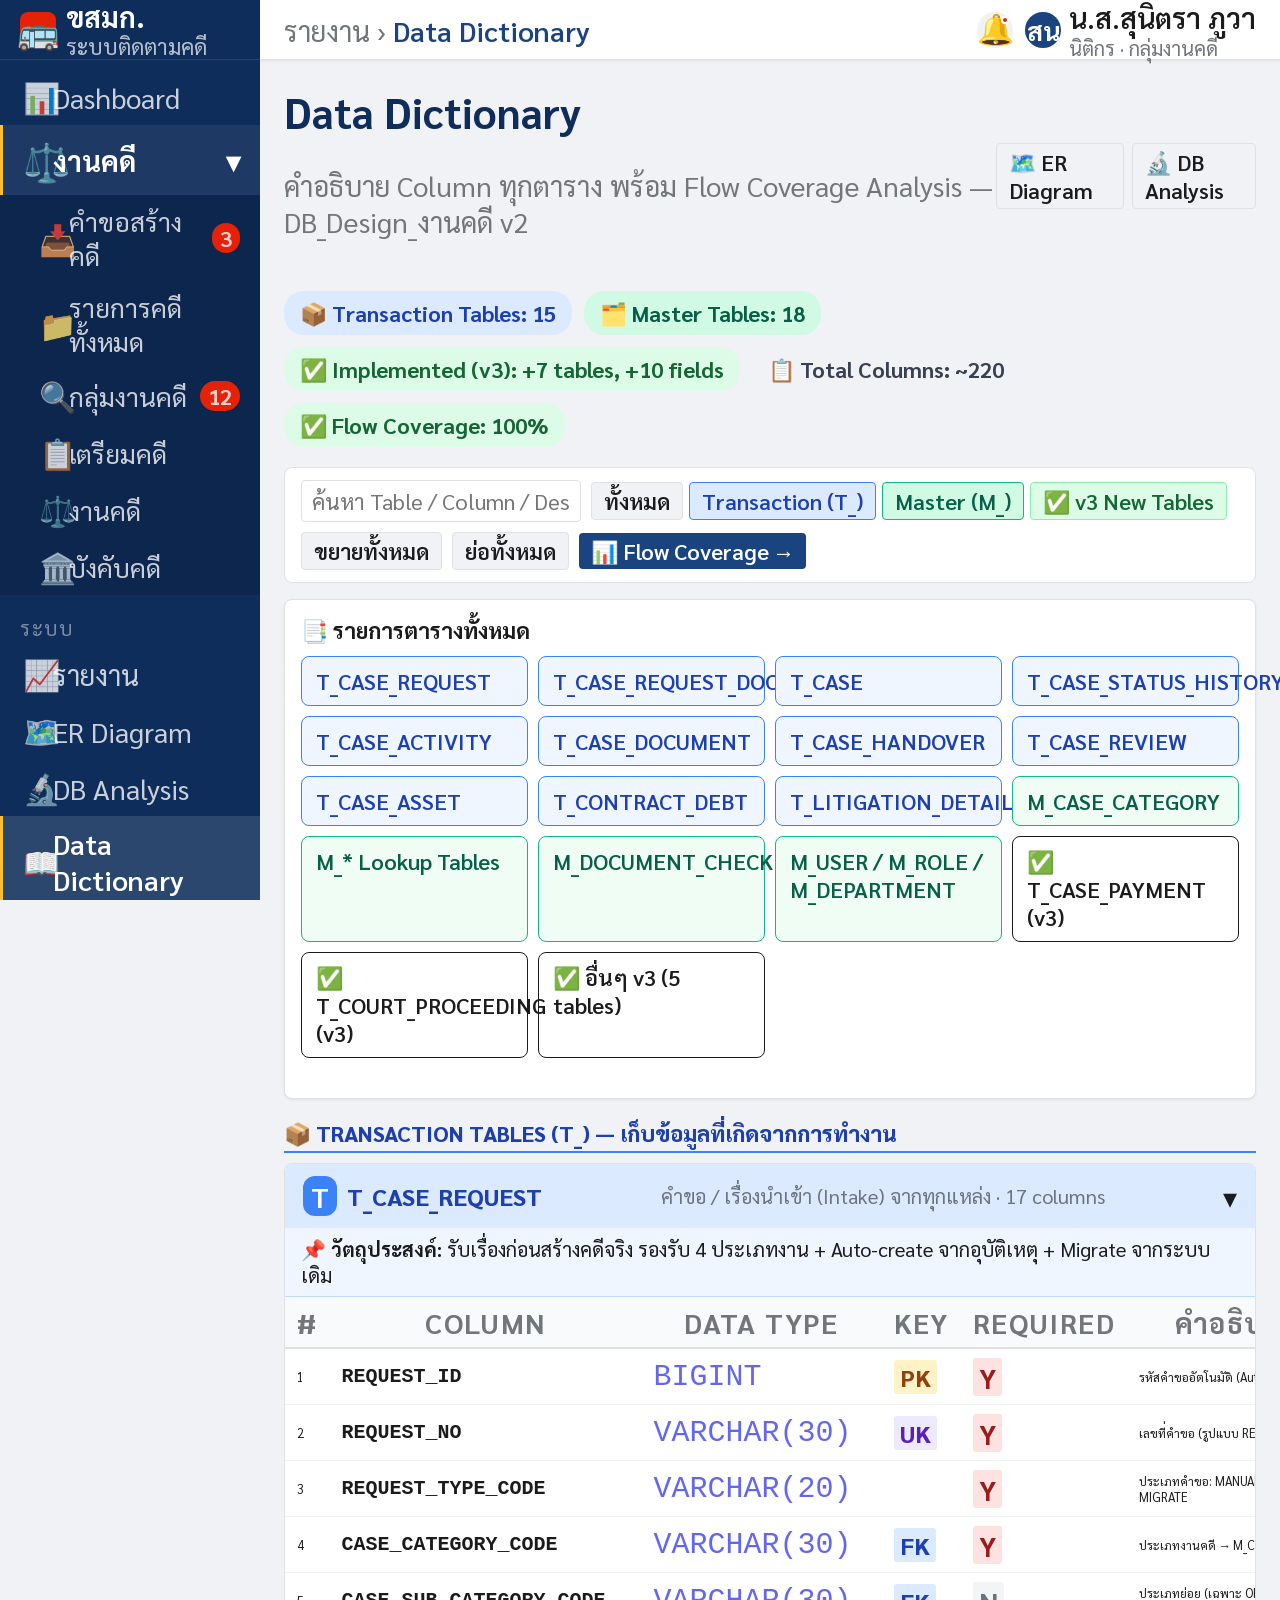
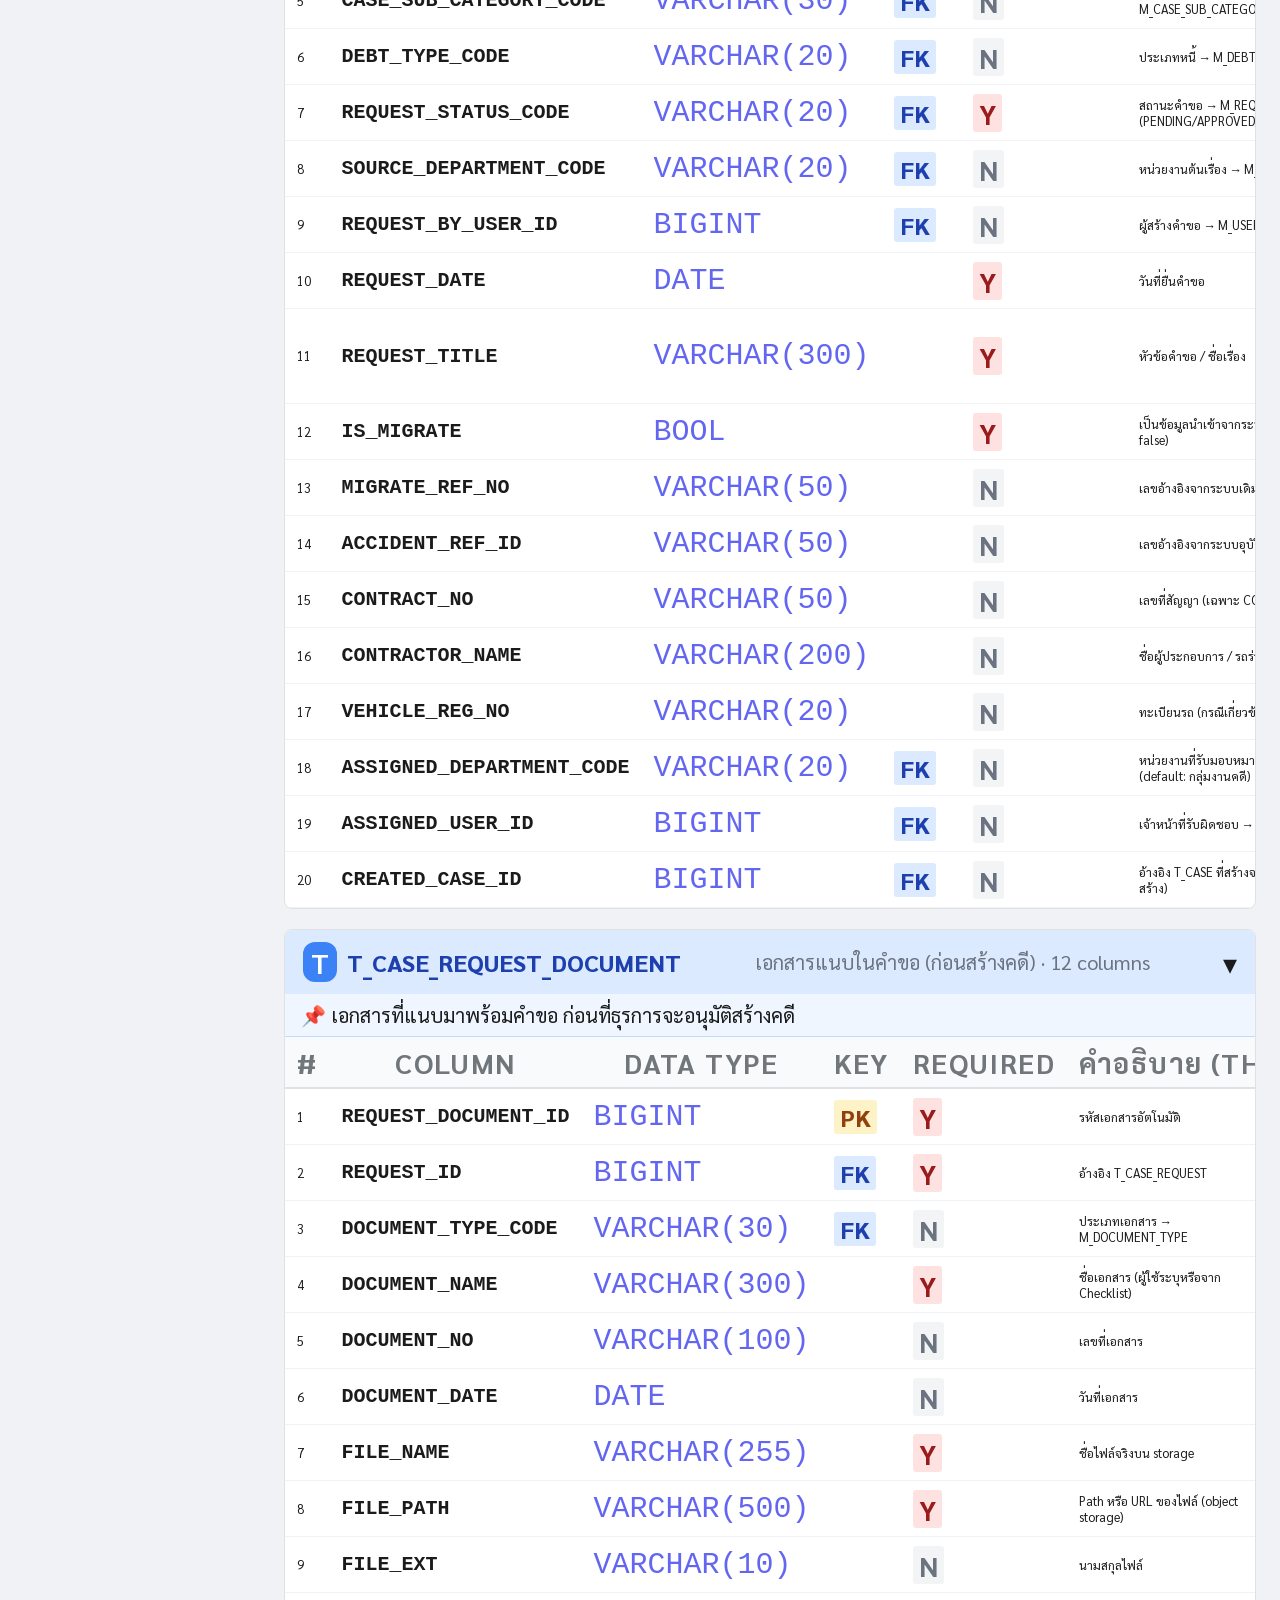
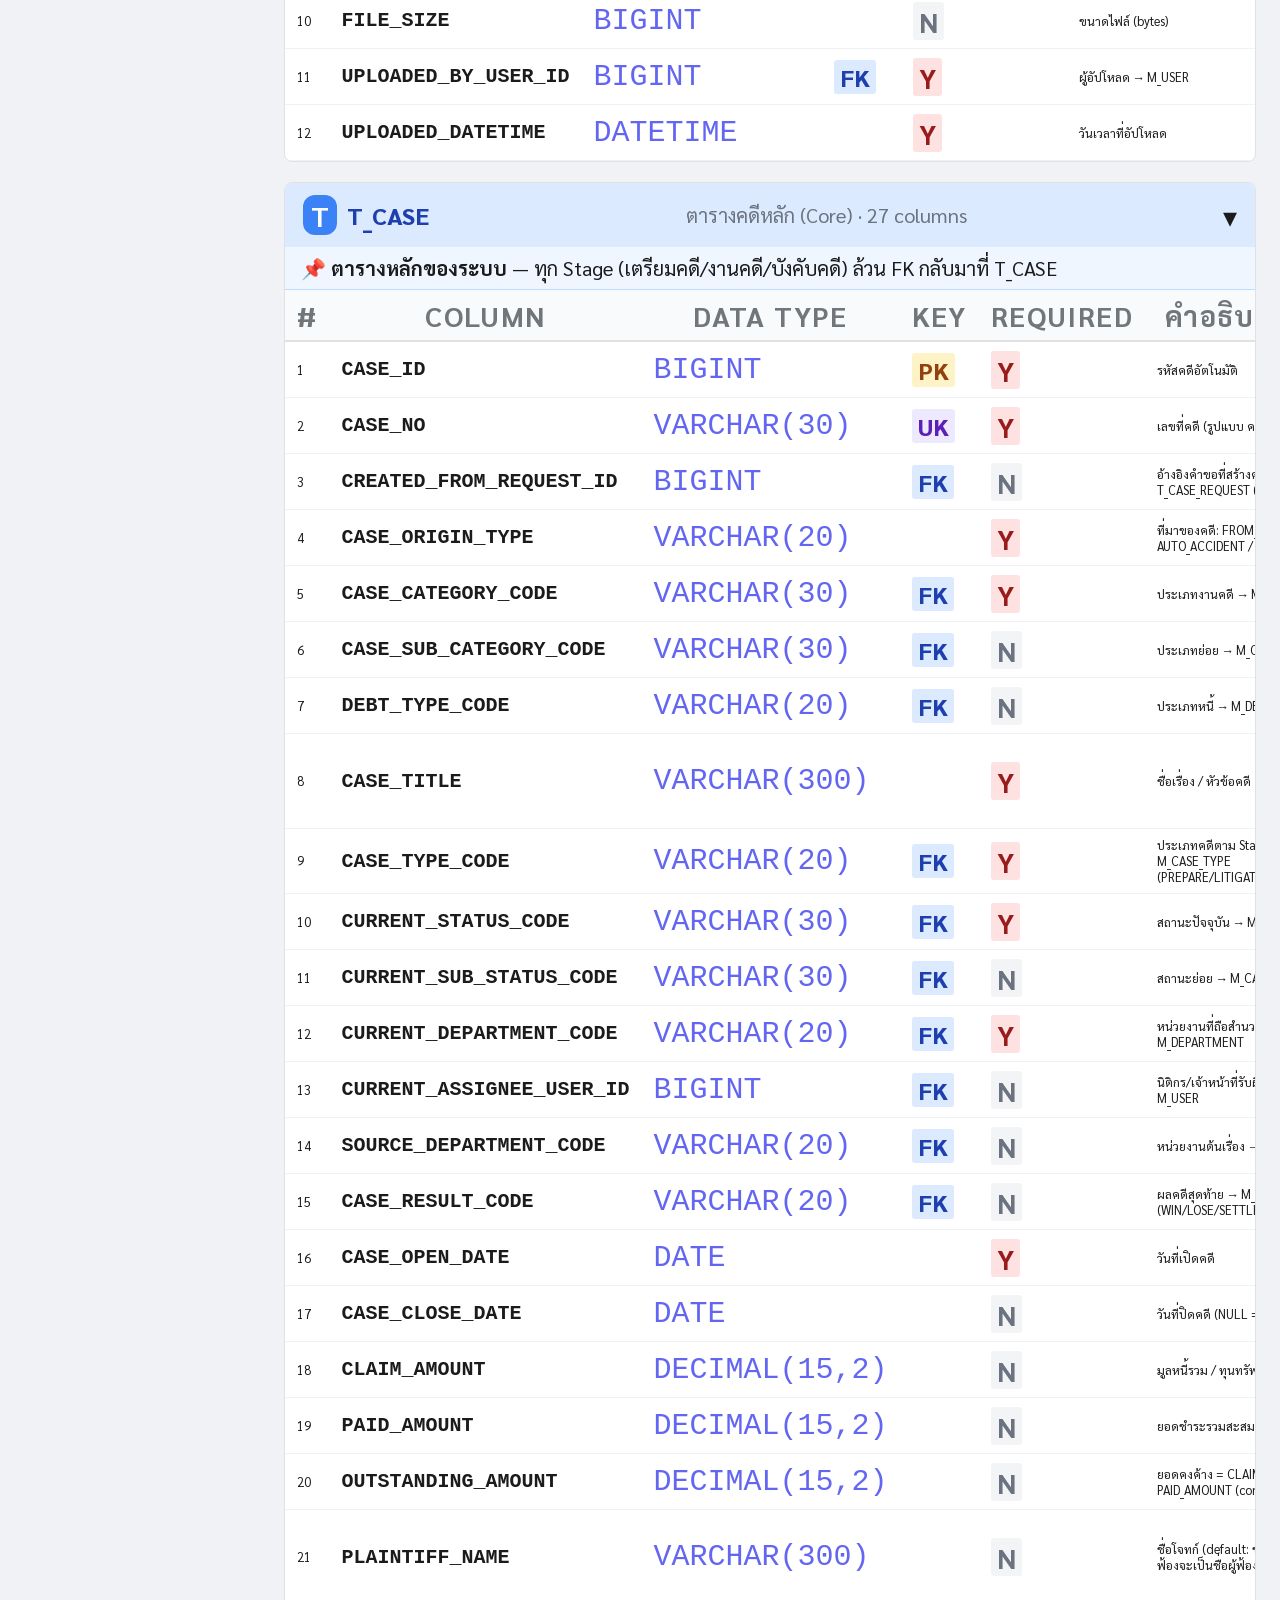
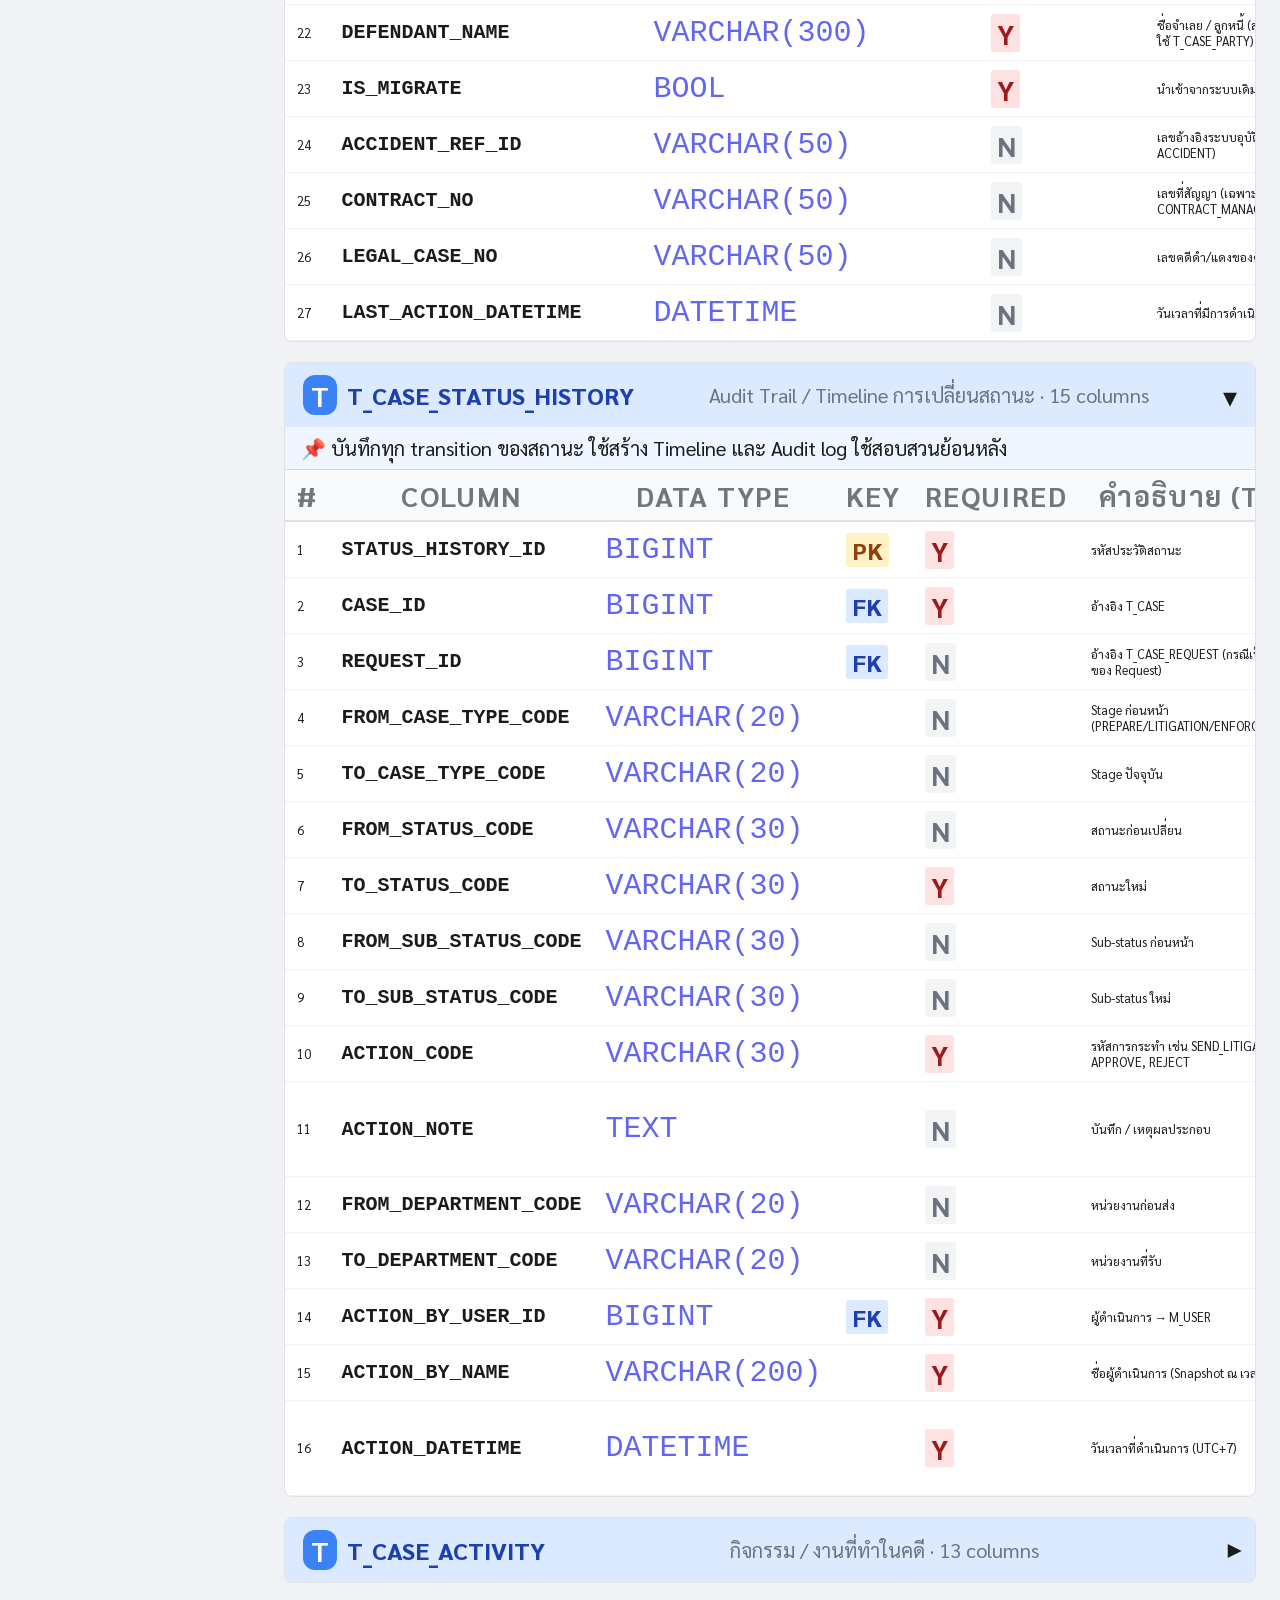
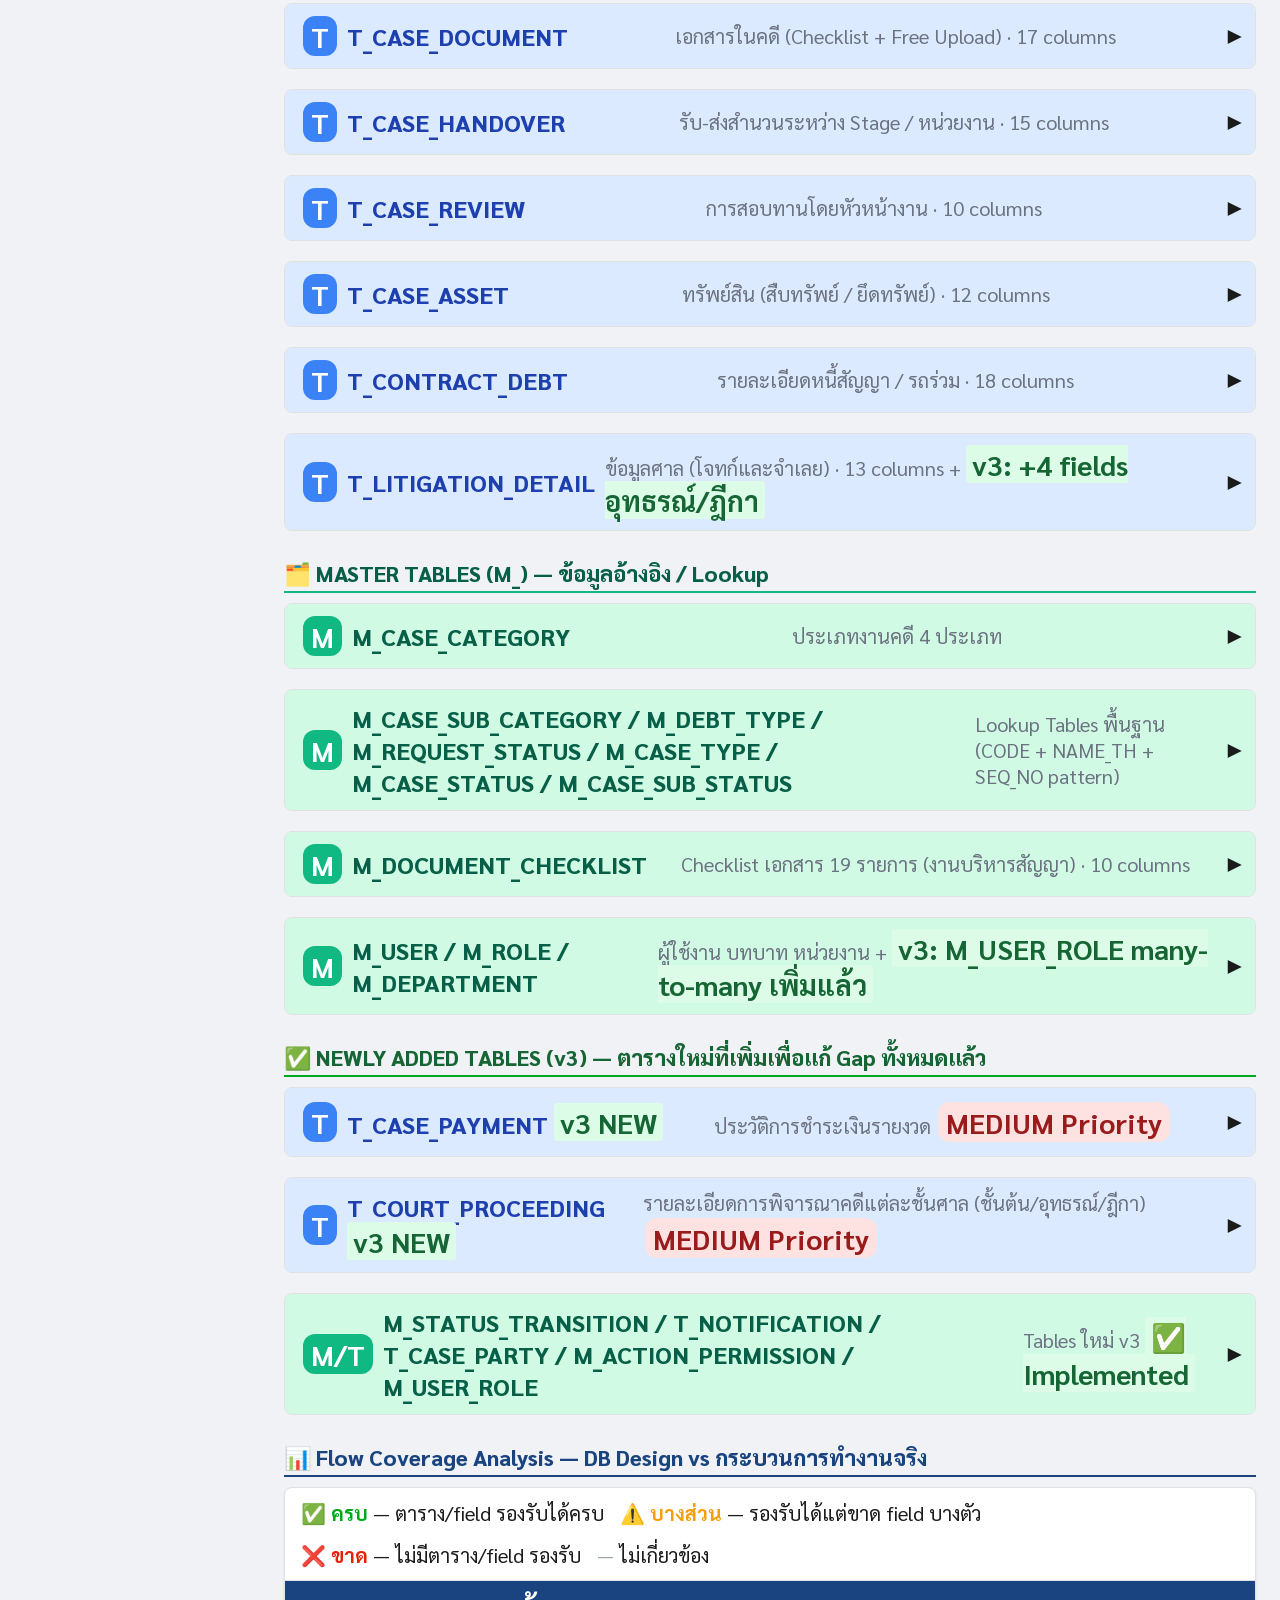
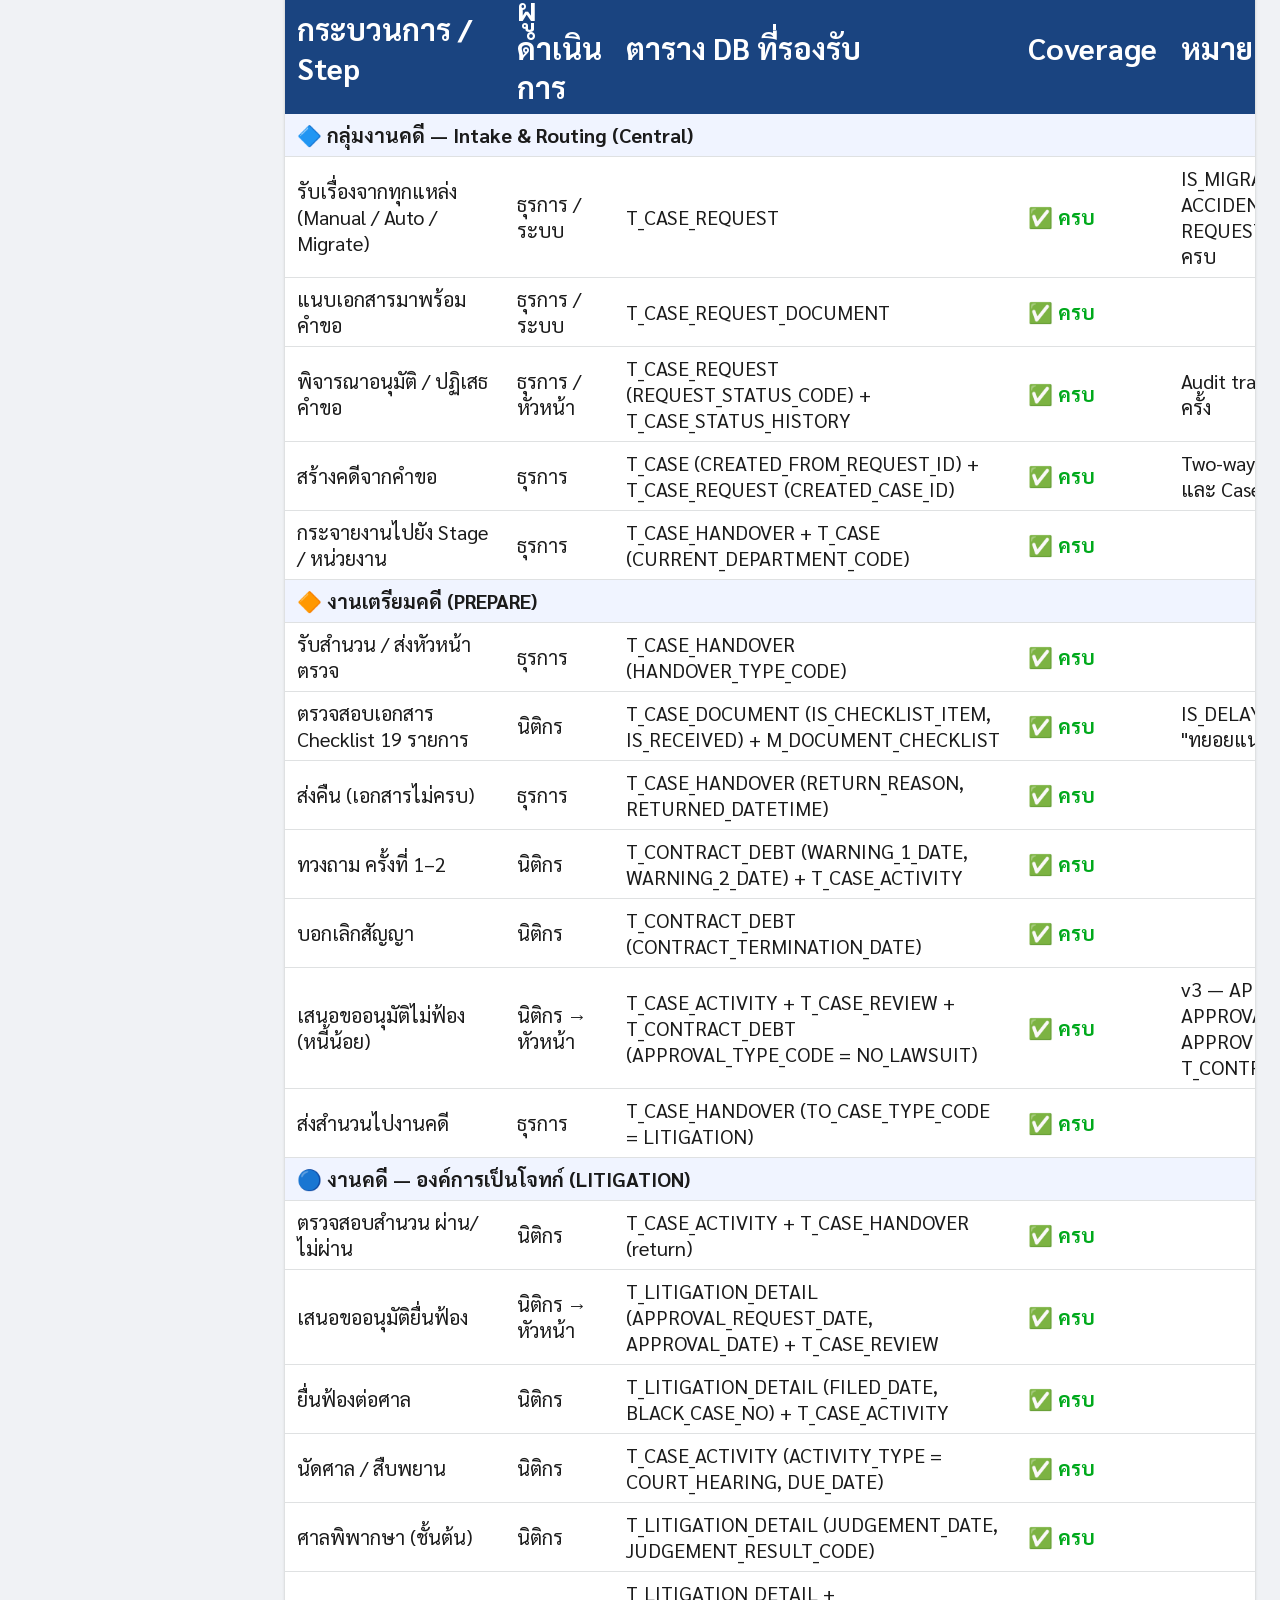
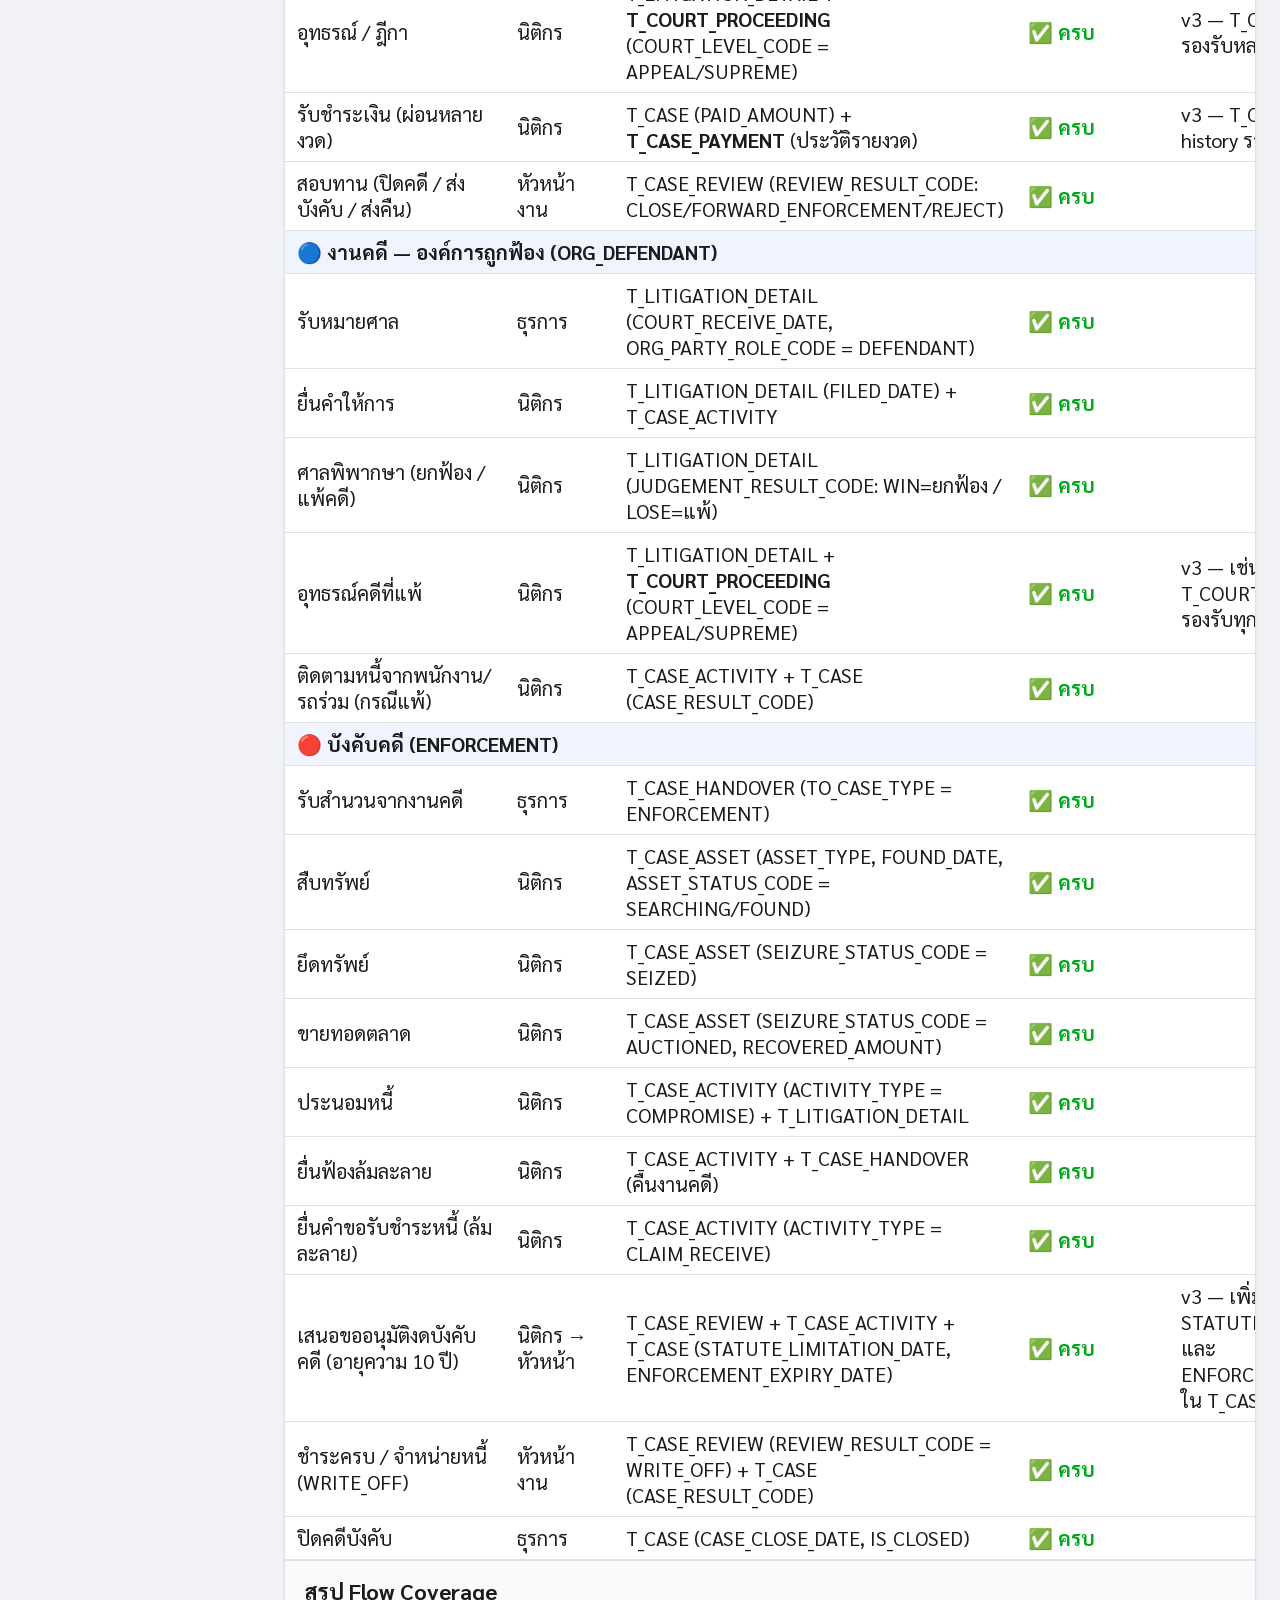
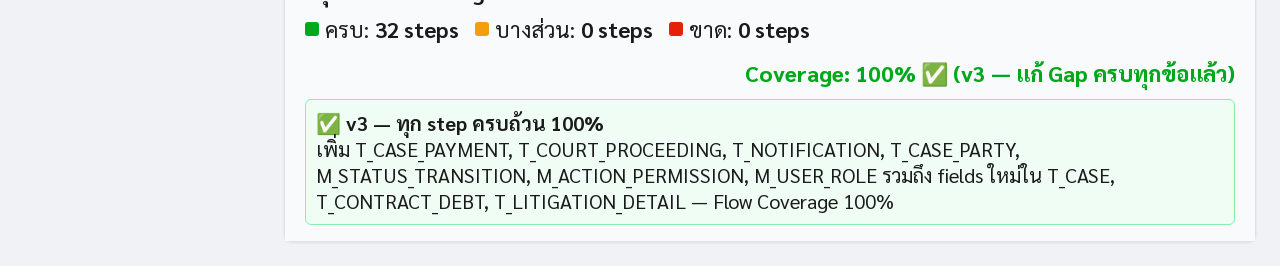
<file: pages/data-dictionary.html>
<!DOCTYPE html>
<html lang="th">
<head>
<meta charset="UTF-8">
<meta name="viewport" content="width=device-width, initial-scale=1.0">
<title>Data Dictionary - ระบบติดตามคดี ขสมก.</title>
<link rel="stylesheet" href="../assets/css/style.css">
<style>
/* ─── Layout ──────────────────────────────────────────── */
.dd-toolbar{background:#fff;border:1px solid #dfe1e2;border-radius:8px;padding:12px 16px;margin-bottom:16px;display:flex;flex-wrap:wrap;gap:10px;align-items:center;}
.toc-grid{display:grid;grid-template-columns:repeat(auto-fill,minmax(200px,1fr));gap:10px;margin-bottom:24px;}
.toc-item{padding:10px 14px;border-radius:8px;border:1px solid;cursor:pointer;transition:all .15s;font-size:22px;font-weight:600;}
.toc-item.tx{border-color:#3b82f6;background:#eff6ff;color:#1e40af;}
.toc-item.tx:hover{background:#dbeafe;}
.toc-item.ms{border-color:#10b981;background:#f0fdf4;color:#065f46;}
.toc-item.ms:hover{background:#d1fae5;}
.toc-item.proposed{border-color:#f59e0b;background:#fffbeb;color:#92400e;border-style:dashed;}
/* ─── Table sections ──────────────────────────────────── */
.dict-section{background:#fff;border:1px solid #dfe1e2;border-radius:8px;margin-bottom:20px;overflow:hidden;}
.dict-section-head{padding:12px 18px;display:flex;align-items:center;gap:10px;cursor:pointer;user-select:none;}
.dict-section-head.tx{background:#dbeafe;}
.dict-section-head.ms{background:#d1fae5;}
.dict-section-head.proposed{background:#fef3c7;}
.dict-section-title{font-size:24px;font-weight:800;}
.dict-section-title.tx{color:#1e40af;}
.dict-section-title.ms{color:#065f46;}
.dict-section-title.proposed{color:#92400e;}
.dict-section-sub{font-size:20px;color:#6b7280;margin-left:auto;}
.dict-section-badge{font-size:28px;font-weight:700;padding:2px 8px;border-radius:12px;}
.badge-tx{background:#3b82f6;color:#fff;}
.badge-ms{background:#10b981;color:#fff;}
.badge-prop{background:#f59e0b;color:#fff;}
/* ─── Column table ────────────────────────────────────── */
.col-table{width:100%;border-collapse:collapse;font-size:12.5px;}
.col-table th{background:#f8fafc;padding:7px 12px;font-size:28px;font-weight:700;text-transform:uppercase;letter-spacing:.05em;color:#71767a;border-bottom:2px solid #dfe1e2;white-space:nowrap;}
.col-table td{padding:8px 12px;border-bottom:1px solid #f0f2f5;vertical-align:middle;}
.col-table tr:hover{background:#fafcff;}
.col-name{font-weight:600;font-family:'Courier New',monospace;font-size:20px;color:#1b1b1b;}
.col-key{display:inline-block;padding:1px 6px;border-radius:3px;font-size:24px;font-weight:800;margin-right:3px;}
.key-pk{background:#fef3c7;color:#92400e;}
.key-fk{background:#dbeafe;color:#1e40af;}
.key-uk{background:#ede9fe;color:#5b21b6;}
.key-nn{background:#dcfce7;color:#166534;}
.col-type{font-family:'Courier New',monospace;font-size:30px;color:#6366f1;}
.col-sample{font-size:30px;color:#71767a;font-style:italic;}
.col-required{font-size:28px;font-weight:700;padding:1px 6px;border-radius:3px;}
.req-y{background:#fee2e2;color:#991b1b;}
.req-n{background:#f3f4f6;color:#6b7280;}
/* ─── Flow matrix ──────────────────────────────────────── */
.flow-matrix{width:100%;border-collapse:collapse;font-size:20px;}
.flow-matrix th{background:#1a4480;color:#fff;padding:8px 12px;text-align:left;font-size:30px;font-weight:700;}
.flow-matrix td{padding:8px 12px;border-bottom:1px solid #dfe1e2;vertical-align:middle;}
.flow-matrix tr:hover{background:#f8fafc;}
.flow-matrix tr.section-row td{background:#f0f4ff;font-weight:700;font-size:20px;padding:8px 12px;}
.cov-full{color:#00a91c;font-weight:700;}
.cov-partial{color:#f59e0b;font-weight:700;}
.cov-miss{color:#e52207;font-weight:700;}
.cov-na{color:#9ca3af;}
/* ─── Gap badges ──────────────────────────────────────── */
.gap-chip{display:inline-block;padding:2px 8px;border-radius:12px;font-size:28px;font-weight:700;margin:2px;}
.chip-red{background:#fee2e2;color:#991b1b;}
.chip-yellow{background:#fef3c7;color:#92400e;}
.chip-blue{background:#dbeafe;color:#1e40af;}
.chip-green{background:#dcfce7;color:#166534;}
/* ─── Stats bar ───────────────────────────────────────── */
.stats-bar{display:flex;gap:12px;flex-wrap:wrap;margin-bottom:20px;}
.stat-pill{padding:8px 16px;border-radius:20px;font-size:22px;font-weight:700;display:flex;align-items:center;gap:6px;}
/* ─── Collapse arrow ──────────────────────────────────── */
.collapse-arrow{margin-left:auto;font-size:28px;transition:transform .2s;}
.collapsed .collapse-arrow{transform:rotate(-90deg);}
</style>
</head>
<body>
<div class="app-wrapper">
  <aside class="sidebar" id="sidebar"></aside>
  <header class="topbar" id="topbar"></header>

  <main class="main-content">
    <div class="page-header d-flex align-center justify-between">
      <div>
        <h1 class="page-title">Data Dictionary</h1>
        <p class="page-subtitle">คำอธิบาย Column ทุกตาราง พร้อม Flow Coverage Analysis — DB_Design_งานคดี v2</p>
      </div>
      <div style="display:flex;gap:8px;">
        <a href="er-diagram.html" class="btn-custom btn-secondary btn-sm">🗺️ ER Diagram</a>
        <a href="db-analysis.html" class="btn-custom btn-secondary btn-sm">🔬 DB Analysis</a>
      </div>
    </div>

    <!-- Stats bar -->
    <div class="stats-bar">
      <div class="stat-pill" style="background:#dbeafe;color:#1e40af;">📦 Transaction Tables: 15</div>
      <div class="stat-pill" style="background:#d1fae5;color:#065f46;">🗂️ Master Tables: 18</div>
      <div class="stat-pill" style="background:#dcfce7;color:#166534;">✅ Implemented (v3): +7 tables, +10 fields</div>
      <div class="stat-pill" style="background:#f0f2f5;color:#374151;">📋 Total Columns: ~220</div>
      <div class="stat-pill" style="background:#dcfce7;color:#166534;">✅ Flow Coverage: 100%</div>
    </div>

    <!-- Toolbar -->
    <div class="dd-toolbar">
      <input type="text" id="dd-search" class="filter-input" style="max-width:280px;" placeholder="ค้นหา Table / Column / Description...">
      <div style="display:flex;gap:6px;flex-wrap:wrap;">
        <button class="btn-custom btn-secondary btn-sm" onclick="filterType('all')">ทั้งหมด</button>
        <button class="btn-custom btn-sm" style="background:#dbeafe;color:#1e40af;border:1px solid #3b82f6;" onclick="filterType('transaction')">Transaction (T_)</button>
        <button class="btn-custom btn-sm" style="background:#d1fae5;color:#065f46;border:1px solid #10b981;" onclick="filterType('master')">Master (M_)</button>
        <button class="btn-custom btn-sm" style="background:#dcfce7;color:#166534;border:1px solid #86efac;" onclick="filterType('proposed')">✅ v3 New Tables</button>
      </div>
      <button class="btn-custom btn-secondary btn-sm" onclick="expandAll()">ขยายทั้งหมด</button>
      <button class="btn-custom btn-secondary btn-sm" onclick="collapseAll()">ย่อทั้งหมด</button>
      <a href="#flow-coverage" class="btn-custom btn-primary btn-sm">📊 Flow Coverage →</a>
    </div>

    <!-- Table of Contents -->
    <div class="card mb-16" style="padding:16px;">
      <div style="font-weight:700;font-size:22px;margin-bottom:12px;">📑 รายการตารางทั้งหมด</div>
      <div class="toc-grid" id="toc-grid"></div>
    </div>

    <!-- ══ TRANSACTION TABLES ════════════════════════════════ -->
    <div style="font-size:22px;font-weight:800;color:#1e40af;margin-bottom:10px;padding:4px 0;border-bottom:2px solid #3b82f6;">
      📦 TRANSACTION TABLES (T_) — เก็บข้อมูลที่เกิดจากการทำงาน
    </div>

    <!-- T_CASE_REQUEST -->
    <div class="dict-section" data-type="transaction" id="tbl-T_CASE_REQUEST">
      <div class="dict-section-head tx" onclick="toggleSection(this)">
        <span class="dict-section-badge badge-tx">T</span>
        <span class="dict-section-title tx">T_CASE_REQUEST</span>
        <span class="dict-section-sub">คำขอ / เรื่องนำเข้า (Intake) จากทุกแหล่ง · 17 columns</span>
        <span class="collapse-arrow">▾</span>
      </div>
      <div class="dict-section-body">
        <div style="padding:8px 16px;font-size:20px;background:#eff6ff;border-bottom:1px solid #bfdbfe;">
          📌 <strong>วัตถุประสงค์:</strong> รับเรื่องก่อนสร้างคดีจริง รองรับ 4 ประเภทงาน + Auto-create จากอุบัติเหตุ + Migrate จากระบบเดิม
        </div>
        <table class="col-table">
          <thead><tr><th>#</th><th>Column</th><th>Data Type</th><th>Key</th><th>Required</th><th>คำอธิบาย (TH)</th><th>ตัวอย่างค่า</th></tr></thead>
          <tbody>
            <tr><td>1</td><td class="col-name">REQUEST_ID</td><td class="col-type">BIGINT</td><td><span class="col-key key-pk">PK</span></td><td><span class="col-required req-y">Y</span></td><td>รหัสคำขออัตโนมัติ (Auto Increment)</td><td class="col-sample">1001, 1002</td></tr>
            <tr><td>2</td><td class="col-name">REQUEST_NO</td><td class="col-type">VARCHAR(30)</td><td><span class="col-key key-uk">UK</span></td><td><span class="col-required req-y">Y</span></td><td>เลขที่คำขอ (รูปแบบ REQ-YY-NNNNN)</td><td class="col-sample">REQ-68-00045</td></tr>
            <tr><td>3</td><td class="col-name">REQUEST_TYPE_CODE</td><td class="col-type">VARCHAR(20)</td><td></td><td><span class="col-required req-y">Y</span></td><td>ประเภทคำขอ: MANUAL / AUTO_ACCIDENT / MIGRATE</td><td class="col-sample">MANUAL</td></tr>
            <tr><td>4</td><td class="col-name">CASE_CATEGORY_CODE</td><td class="col-type">VARCHAR(30)</td><td><span class="col-key key-fk">FK</span></td><td><span class="col-required req-y">Y</span></td><td>ประเภทงานคดี → M_CASE_CATEGORY</td><td class="col-sample">CONTRACT_MANAGEMENT</td></tr>
            <tr><td>5</td><td class="col-name">CASE_SUB_CATEGORY_CODE</td><td class="col-type">VARCHAR(30)</td><td><span class="col-key key-fk">FK</span></td><td><span class="col-required req-n">N</span></td><td>ประเภทย่อย (เฉพาะ ORG_DEFENDANT) → M_CASE_SUB_CATEGORY</td><td class="col-sample">EMPLOYEE_TORT</td></tr>
            <tr><td>6</td><td class="col-name">DEBT_TYPE_CODE</td><td class="col-type">VARCHAR(20)</td><td><span class="col-key key-fk">FK</span></td><td><span class="col-required req-n">N</span></td><td>ประเภทหนี้ → M_DEBT_TYPE</td><td class="col-sample">COMPENSATION_DEBT</td></tr>
            <tr><td>7</td><td class="col-name">REQUEST_STATUS_CODE</td><td class="col-type">VARCHAR(20)</td><td><span class="col-key key-fk">FK</span></td><td><span class="col-required req-y">Y</span></td><td>สถานะคำขอ → M_REQUEST_STATUS (PENDING/APPROVED/REJECTED/CASE_CREATED)</td><td class="col-sample">PENDING</td></tr>
            <tr><td>8</td><td class="col-name">SOURCE_DEPARTMENT_CODE</td><td class="col-type">VARCHAR(20)</td><td><span class="col-key key-fk">FK</span></td><td><span class="col-required req-n">N</span></td><td>หน่วยงานต้นเรื่อง → M_DEPARTMENT</td><td class="col-sample">DEPT_BUS_DIV_3</td></tr>
            <tr><td>9</td><td class="col-name">REQUEST_BY_USER_ID</td><td class="col-type">BIGINT</td><td><span class="col-key key-fk">FK</span></td><td><span class="col-required req-n">N</span></td><td>ผู้สร้างคำขอ → M_USER (NULL = ระบบ Auto)</td><td class="col-sample">42</td></tr>
            <tr><td>10</td><td class="col-name">REQUEST_DATE</td><td class="col-type">DATE</td><td></td><td><span class="col-required req-y">Y</span></td><td>วันที่ยื่นคำขอ</td><td class="col-sample">2026-06-15</td></tr>
            <tr><td>11</td><td class="col-name">REQUEST_TITLE</td><td class="col-type">VARCHAR(300)</td><td></td><td><span class="col-required req-y">Y</span></td><td>หัวข้อคำขอ / ชื่อเรื่อง</td><td class="col-sample">ขอฟ้องรถร่วม รต.41-005/2553</td></tr>
            <tr><td>12</td><td class="col-name">IS_MIGRATE</td><td class="col-type">BOOL</td><td></td><td><span class="col-required req-y">Y</span></td><td>เป็นข้อมูลนำเข้าจากระบบเดิมหรือไม่ (default: false)</td><td class="col-sample">false</td></tr>
            <tr><td>13</td><td class="col-name">MIGRATE_REF_NO</td><td class="col-type">VARCHAR(50)</td><td></td><td><span class="col-required req-n">N</span></td><td>เลขอ้างอิงจากระบบเดิม (กรณี IS_MIGRATE = true)</td><td class="col-sample">C-2022-0045</td></tr>
            <tr><td>14</td><td class="col-name">ACCIDENT_REF_ID</td><td class="col-type">VARCHAR(50)</td><td></td><td><span class="col-required req-n">N</span></td><td>เลขอ้างอิงจากระบบอุบัติเหตุ (เฉพาะ ACCIDENT)</td><td class="col-sample">ACC-68-12345</td></tr>
            <tr><td>15</td><td class="col-name">CONTRACT_NO</td><td class="col-type">VARCHAR(50)</td><td></td><td><span class="col-required req-n">N</span></td><td>เลขที่สัญญา (เฉพาะ CONTRACT_MANAGEMENT)</td><td class="col-sample">รต.41-005/2553</td></tr>
            <tr><td>16</td><td class="col-name">CONTRACTOR_NAME</td><td class="col-type">VARCHAR(200)</td><td></td><td><span class="col-required req-n">N</span></td><td>ชื่อผู้ประกอบการ / รถร่วม</td><td class="col-sample">นายสมชาย ใจดี</td></tr>
            <tr><td>17</td><td class="col-name">VEHICLE_REG_NO</td><td class="col-type">VARCHAR(20)</td><td></td><td><span class="col-required req-n">N</span></td><td>ทะเบียนรถ (กรณีเกี่ยวข้องกับรถ)</td><td class="col-sample">14-7672 กทม</td></tr>
            <tr><td>18</td><td class="col-name">ASSIGNED_DEPARTMENT_CODE</td><td class="col-type">VARCHAR(20)</td><td><span class="col-key key-fk">FK</span></td><td><span class="col-required req-n">N</span></td><td>หน่วยงานที่รับมอบหมาย → M_DEPARTMENT (default: กลุ่มงานคดี)</td><td class="col-sample">DEPT_LEGAL</td></tr>
            <tr><td>19</td><td class="col-name">ASSIGNED_USER_ID</td><td class="col-type">BIGINT</td><td><span class="col-key key-fk">FK</span></td><td><span class="col-required req-n">N</span></td><td>เจ้าหน้าที่รับผิดชอบ → M_USER</td><td class="col-sample">5</td></tr>
            <tr><td>20</td><td class="col-name">CREATED_CASE_ID</td><td class="col-type">BIGINT</td><td><span class="col-key key-fk">FK</span></td><td><span class="col-required req-n">N</span></td><td>อ้างอิง T_CASE ที่สร้างจากคำขอนี้ (NULL = ยังไม่สร้าง)</td><td class="col-sample">201</td></tr>
          </tbody>
        </table>
      </div>
    </div>

    <!-- T_CASE_REQUEST_DOCUMENT -->
    <div class="dict-section" data-type="transaction" id="tbl-T_CASE_REQUEST_DOCUMENT">
      <div class="dict-section-head tx" onclick="toggleSection(this)">
        <span class="dict-section-badge badge-tx">T</span>
        <span class="dict-section-title tx">T_CASE_REQUEST_DOCUMENT</span>
        <span class="dict-section-sub">เอกสารแนบในคำขอ (ก่อนสร้างคดี) · 12 columns</span>
        <span class="collapse-arrow">▾</span>
      </div>
      <div class="dict-section-body">
        <div style="padding:8px 16px;font-size:20px;background:#eff6ff;border-bottom:1px solid #bfdbfe;">
          📌 เอกสารที่แนบมาพร้อมคำขอ ก่อนที่ธุรการจะอนุมัติสร้างคดี
        </div>
        <table class="col-table">
          <thead><tr><th>#</th><th>Column</th><th>Data Type</th><th>Key</th><th>Required</th><th>คำอธิบาย (TH)</th><th>ตัวอย่างค่า</th></tr></thead>
          <tbody>
            <tr><td>1</td><td class="col-name">REQUEST_DOCUMENT_ID</td><td class="col-type">BIGINT</td><td><span class="col-key key-pk">PK</span></td><td><span class="col-required req-y">Y</span></td><td>รหัสเอกสารอัตโนมัติ</td><td class="col-sample">5001</td></tr>
            <tr><td>2</td><td class="col-name">REQUEST_ID</td><td class="col-type">BIGINT</td><td><span class="col-key key-fk">FK</span></td><td><span class="col-required req-y">Y</span></td><td>อ้างอิง T_CASE_REQUEST</td><td class="col-sample">1001</td></tr>
            <tr><td>3</td><td class="col-name">DOCUMENT_TYPE_CODE</td><td class="col-type">VARCHAR(30)</td><td><span class="col-key key-fk">FK</span></td><td><span class="col-required req-n">N</span></td><td>ประเภทเอกสาร → M_DOCUMENT_TYPE</td><td class="col-sample">CONTRACT_COPY</td></tr>
            <tr><td>4</td><td class="col-name">DOCUMENT_NAME</td><td class="col-type">VARCHAR(300)</td><td></td><td><span class="col-required req-y">Y</span></td><td>ชื่อเอกสาร (ผู้ใช้ระบุหรือจาก Checklist)</td><td class="col-sample">สำเนาสัญญา รต.41-005</td></tr>
            <tr><td>5</td><td class="col-name">DOCUMENT_NO</td><td class="col-type">VARCHAR(100)</td><td></td><td><span class="col-required req-n">N</span></td><td>เลขที่เอกสาร</td><td class="col-sample">รต.41-005/2553</td></tr>
            <tr><td>6</td><td class="col-name">DOCUMENT_DATE</td><td class="col-type">DATE</td><td></td><td><span class="col-required req-n">N</span></td><td>วันที่เอกสาร</td><td class="col-sample">2023-01-15</td></tr>
            <tr><td>7</td><td class="col-name">FILE_NAME</td><td class="col-type">VARCHAR(255)</td><td></td><td><span class="col-required req-y">Y</span></td><td>ชื่อไฟล์จริงบน storage</td><td class="col-sample">contract_001.pdf</td></tr>
            <tr><td>8</td><td class="col-name">FILE_PATH</td><td class="col-type">VARCHAR(500)</td><td></td><td><span class="col-required req-y">Y</span></td><td>Path หรือ URL ของไฟล์ (object storage)</td><td class="col-sample">/docs/req/1001/contract_001.pdf</td></tr>
            <tr><td>9</td><td class="col-name">FILE_EXT</td><td class="col-type">VARCHAR(10)</td><td></td><td><span class="col-required req-n">N</span></td><td>นามสกุลไฟล์</td><td class="col-sample">pdf, docx, jpg</td></tr>
            <tr><td>10</td><td class="col-name">FILE_SIZE</td><td class="col-type">BIGINT</td><td></td><td><span class="col-required req-n">N</span></td><td>ขนาดไฟล์ (bytes)</td><td class="col-sample">1048576</td></tr>
            <tr><td>11</td><td class="col-name">UPLOADED_BY_USER_ID</td><td class="col-type">BIGINT</td><td><span class="col-key key-fk">FK</span></td><td><span class="col-required req-y">Y</span></td><td>ผู้อัปโหลด → M_USER</td><td class="col-sample">42</td></tr>
            <tr><td>12</td><td class="col-name">UPLOADED_DATETIME</td><td class="col-type">DATETIME</td><td></td><td><span class="col-required req-y">Y</span></td><td>วันเวลาที่อัปโหลด</td><td class="col-sample">2026-06-15 09:32:11</td></tr>
          </tbody>
        </table>
      </div>
    </div>

    <!-- T_CASE -->
    <div class="dict-section" data-type="transaction" id="tbl-T_CASE">
      <div class="dict-section-head tx" onclick="toggleSection(this)">
        <span class="dict-section-badge badge-tx">T</span>
        <span class="dict-section-title tx">T_CASE</span>
        <span class="dict-section-sub">ตารางคดีหลัก (Core) · 27 columns</span>
        <span class="collapse-arrow">▾</span>
      </div>
      <div class="dict-section-body">
        <div style="padding:8px 16px;font-size:20px;background:#eff6ff;border-bottom:1px solid #bfdbfe;">
          📌 <strong>ตารางหลักของระบบ</strong> — ทุก Stage (เตรียมคดี/งานคดี/บังคับคดี) ล้วน FK กลับมาที่ T_CASE
        </div>
        <table class="col-table">
          <thead><tr><th>#</th><th>Column</th><th>Data Type</th><th>Key</th><th>Required</th><th>คำอธิบาย (TH)</th><th>ตัวอย่างค่า</th></tr></thead>
          <tbody>
            <tr><td>1</td><td class="col-name">CASE_ID</td><td class="col-type">BIGINT</td><td><span class="col-key key-pk">PK</span></td><td><span class="col-required req-y">Y</span></td><td>รหัสคดีอัตโนมัติ</td><td class="col-sample">201</td></tr>
            <tr><td>2</td><td class="col-name">CASE_NO</td><td class="col-type">VARCHAR(30)</td><td><span class="col-key key-uk">UK</span></td><td><span class="col-required req-y">Y</span></td><td>เลขที่คดี (รูปแบบ คดี-YY-NNNNN)</td><td class="col-sample">คดี-68-0001</td></tr>
            <tr><td>3</td><td class="col-name">CREATED_FROM_REQUEST_ID</td><td class="col-type">BIGINT</td><td><span class="col-key key-fk">FK</span></td><td><span class="col-required req-n">N</span></td><td>อ้างอิงคำขอที่สร้างคดีนี้ → T_CASE_REQUEST (NULL = สร้างตรง)</td><td class="col-sample">1001</td></tr>
            <tr><td>4</td><td class="col-name">CASE_ORIGIN_TYPE</td><td class="col-type">VARCHAR(20)</td><td></td><td><span class="col-required req-y">Y</span></td><td>ที่มาของคดี: FROM_REQUEST / DIRECT / AUTO_ACCIDENT / MIGRATE</td><td class="col-sample">FROM_REQUEST</td></tr>
            <tr><td>5</td><td class="col-name">CASE_CATEGORY_CODE</td><td class="col-type">VARCHAR(30)</td><td><span class="col-key key-fk">FK</span></td><td><span class="col-required req-y">Y</span></td><td>ประเภทงานคดี → M_CASE_CATEGORY</td><td class="col-sample">CONTRACT_MANAGEMENT</td></tr>
            <tr><td>6</td><td class="col-name">CASE_SUB_CATEGORY_CODE</td><td class="col-type">VARCHAR(30)</td><td><span class="col-key key-fk">FK</span></td><td><span class="col-required req-n">N</span></td><td>ประเภทย่อย → M_CASE_SUB_CATEGORY</td><td class="col-sample">EMPLOYEE_TORT</td></tr>
            <tr><td>7</td><td class="col-name">DEBT_TYPE_CODE</td><td class="col-type">VARCHAR(20)</td><td><span class="col-key key-fk">FK</span></td><td><span class="col-required req-n">N</span></td><td>ประเภทหนี้ → M_DEBT_TYPE</td><td class="col-sample">CONTRACT_BREACH_DEBT</td></tr>
            <tr><td>8</td><td class="col-name">CASE_TITLE</td><td class="col-type">VARCHAR(300)</td><td></td><td><span class="col-required req-y">Y</span></td><td>ชื่อเรื่อง / หัวข้อคดี</td><td class="col-sample">ฟ้องรถร่วม รต.41-005 ค้างค่าตอบแทน</td></tr>
            <tr><td>9</td><td class="col-name">CASE_TYPE_CODE</td><td class="col-type">VARCHAR(20)</td><td><span class="col-key key-fk">FK</span></td><td><span class="col-required req-y">Y</span></td><td>ประเภทคดีตาม Stage ปัจจุบัน → M_CASE_TYPE (PREPARE/LITIGATION/ENFORCEMENT)</td><td class="col-sample">LITIGATION</td></tr>
            <tr><td>10</td><td class="col-name">CURRENT_STATUS_CODE</td><td class="col-type">VARCHAR(30)</td><td><span class="col-key key-fk">FK</span></td><td><span class="col-required req-y">Y</span></td><td>สถานะปัจจุบัน → M_CASE_STATUS</td><td class="col-sample">WAIT_COURT</td></tr>
            <tr><td>11</td><td class="col-name">CURRENT_SUB_STATUS_CODE</td><td class="col-type">VARCHAR(30)</td><td><span class="col-key key-fk">FK</span></td><td><span class="col-required req-n">N</span></td><td>สถานะย่อย → M_CASE_SUB_STATUS</td><td class="col-sample">APPEAL_FILED</td></tr>
            <tr><td>12</td><td class="col-name">CURRENT_DEPARTMENT_CODE</td><td class="col-type">VARCHAR(20)</td><td><span class="col-key key-fk">FK</span></td><td><span class="col-required req-y">Y</span></td><td>หน่วยงานที่ถือสำนวนอยู่ → M_DEPARTMENT</td><td class="col-sample">DEPT_LEGAL</td></tr>
            <tr><td>13</td><td class="col-name">CURRENT_ASSIGNEE_USER_ID</td><td class="col-type">BIGINT</td><td><span class="col-key key-fk">FK</span></td><td><span class="col-required req-n">N</span></td><td>นิติกร/เจ้าหน้าที่รับผิดชอบปัจจุบัน → M_USER</td><td class="col-sample">7</td></tr>
            <tr><td>14</td><td class="col-name">SOURCE_DEPARTMENT_CODE</td><td class="col-type">VARCHAR(20)</td><td><span class="col-key key-fk">FK</span></td><td><span class="col-required req-n">N</span></td><td>หน่วยงานต้นเรื่อง → M_DEPARTMENT</td><td class="col-sample">DEPT_BUS_DIV_3</td></tr>
            <tr><td>15</td><td class="col-name">CASE_RESULT_CODE</td><td class="col-type">VARCHAR(20)</td><td><span class="col-key key-fk">FK</span></td><td><span class="col-required req-n">N</span></td><td>ผลคดีสุดท้าย → M_CASE_RESULT (WIN/LOSE/SETTLE/WRITE_OFF)</td><td class="col-sample">WIN</td></tr>
            <tr><td>16</td><td class="col-name">CASE_OPEN_DATE</td><td class="col-type">DATE</td><td></td><td><span class="col-required req-y">Y</span></td><td>วันที่เปิดคดี</td><td class="col-sample">2026-06-15</td></tr>
            <tr><td>17</td><td class="col-name">CASE_CLOSE_DATE</td><td class="col-type">DATE</td><td></td><td><span class="col-required req-n">N</span></td><td>วันที่ปิดคดี (NULL = ยังดำเนินการ)</td><td class="col-sample">2027-03-20</td></tr>
            <tr><td>18</td><td class="col-name">CLAIM_AMOUNT</td><td class="col-type">DECIMAL(15,2)</td><td></td><td><span class="col-required req-n">N</span></td><td>มูลหนี้รวม / ทุนทรัพย์ที่เรียกร้อง (บาท)</td><td class="col-sample">850000.00</td></tr>
            <tr><td>19</td><td class="col-name">PAID_AMOUNT</td><td class="col-type">DECIMAL(15,2)</td><td></td><td><span class="col-required req-n">N</span></td><td>ยอดชำระรวมสะสม (บาท)</td><td class="col-sample">250000.00</td></tr>
            <tr><td>20</td><td class="col-name">OUTSTANDING_AMOUNT</td><td class="col-type">DECIMAL(15,2)</td><td></td><td><span class="col-required req-n">N</span></td><td>ยอดคงค้าง = CLAIM_AMOUNT - PAID_AMOUNT (computed)</td><td class="col-sample">600000.00</td></tr>
            <tr><td>21</td><td class="col-name">PLAINTIFF_NAME</td><td class="col-type">VARCHAR(300)</td><td></td><td><span class="col-required req-n">N</span></td><td>ชื่อโจทก์ (default: ขสมก. กรณีองค์การถูกฟ้องจะเป็นชื่อผู้ฟ้อง)</td><td class="col-sample">องค์การขนส่งมวลชนกรุงเทพ</td></tr>
            <tr><td>22</td><td class="col-name">DEFENDANT_NAME</td><td class="col-type">VARCHAR(300)</td><td></td><td><span class="col-required req-y">Y</span></td><td>ชื่อจำเลย / ลูกหนี้ (สำหรับหลายจำเลย — ใช้ T_CASE_PARTY)</td><td class="col-sample">นายสมชาย ใจดี</td></tr>
            <tr><td>23</td><td class="col-name">IS_MIGRATE</td><td class="col-type">BOOL</td><td></td><td><span class="col-required req-y">Y</span></td><td>นำเข้าจากระบบเดิมหรือไม่</td><td class="col-sample">false</td></tr>
            <tr><td>24</td><td class="col-name">ACCIDENT_REF_ID</td><td class="col-type">VARCHAR(50)</td><td></td><td><span class="col-required req-n">N</span></td><td>เลขอ้างอิงระบบอุบัติเหตุ (เฉพาะ ACCIDENT)</td><td class="col-sample">ACC-68-12345</td></tr>
            <tr><td>25</td><td class="col-name">CONTRACT_NO</td><td class="col-type">VARCHAR(50)</td><td></td><td><span class="col-required req-n">N</span></td><td>เลขที่สัญญา (เฉพาะ CONTRACT_MANAGEMENT)</td><td class="col-sample">รต.41-005/2553</td></tr>
            <tr><td>26</td><td class="col-name">LEGAL_CASE_NO</td><td class="col-type">VARCHAR(50)</td><td></td><td><span class="col-required req-n">N</span></td><td>เลขคดีดำ/แดงของศาล</td><td class="col-sample">คดีดำ 1234/2568</td></tr>
            <tr><td>27</td><td class="col-name">LAST_ACTION_DATETIME</td><td class="col-type">DATETIME</td><td></td><td><span class="col-required req-n">N</span></td><td>วันเวลาที่มีการดำเนินการล่าสุด (ใช้ sort)</td><td class="col-sample">2026-06-20 14:30:00</td></tr>
          </tbody>
        </table>
      </div>
    </div>

    <!-- T_CASE_STATUS_HISTORY -->
    <div class="dict-section" data-type="transaction" id="tbl-T_CASE_STATUS_HISTORY">
      <div class="dict-section-head tx" onclick="toggleSection(this)">
        <span class="dict-section-badge badge-tx">T</span>
        <span class="dict-section-title tx">T_CASE_STATUS_HISTORY</span>
        <span class="dict-section-sub">Audit Trail / Timeline การเปลี่ยนสถานะ · 15 columns</span>
        <span class="collapse-arrow">▾</span>
      </div>
      <div class="dict-section-body">
        <div style="padding:8px 16px;font-size:20px;background:#eff6ff;border-bottom:1px solid #bfdbfe;">
          📌 บันทึกทุก transition ของสถานะ ใช้สร้าง Timeline และ Audit log ใช้สอบสวนย้อนหลัง
        </div>
        <table class="col-table">
          <thead><tr><th>#</th><th>Column</th><th>Data Type</th><th>Key</th><th>Required</th><th>คำอธิบาย (TH)</th><th>ตัวอย่างค่า</th></tr></thead>
          <tbody>
            <tr><td>1</td><td class="col-name">STATUS_HISTORY_ID</td><td class="col-type">BIGINT</td><td><span class="col-key key-pk">PK</span></td><td><span class="col-required req-y">Y</span></td><td>รหัสประวัติสถานะ</td><td class="col-sample">8001</td></tr>
            <tr><td>2</td><td class="col-name">CASE_ID</td><td class="col-type">BIGINT</td><td><span class="col-key key-fk">FK</span></td><td><span class="col-required req-y">Y</span></td><td>อ้างอิง T_CASE</td><td class="col-sample">201</td></tr>
            <tr><td>3</td><td class="col-name">REQUEST_ID</td><td class="col-type">BIGINT</td><td><span class="col-key key-fk">FK</span></td><td><span class="col-required req-n">N</span></td><td>อ้างอิง T_CASE_REQUEST (กรณีเป็น event ของ Request)</td><td class="col-sample">1001</td></tr>
            <tr><td>4</td><td class="col-name">FROM_CASE_TYPE_CODE</td><td class="col-type">VARCHAR(20)</td><td></td><td><span class="col-required req-n">N</span></td><td>Stage ก่อนหน้า (PREPARE/LITIGATION/ENFORCEMENT)</td><td class="col-sample">PREPARE</td></tr>
            <tr><td>5</td><td class="col-name">TO_CASE_TYPE_CODE</td><td class="col-type">VARCHAR(20)</td><td></td><td><span class="col-required req-n">N</span></td><td>Stage ปัจจุบัน</td><td class="col-sample">LITIGATION</td></tr>
            <tr><td>6</td><td class="col-name">FROM_STATUS_CODE</td><td class="col-type">VARCHAR(30)</td><td></td><td><span class="col-required req-n">N</span></td><td>สถานะก่อนเปลี่ยน</td><td class="col-sample">PREPARE_REVIEW</td></tr>
            <tr><td>7</td><td class="col-name">TO_STATUS_CODE</td><td class="col-type">VARCHAR(30)</td><td></td><td><span class="col-required req-y">Y</span></td><td>สถานะใหม่</td><td class="col-sample">WAIT_COURT</td></tr>
            <tr><td>8</td><td class="col-name">FROM_SUB_STATUS_CODE</td><td class="col-type">VARCHAR(30)</td><td></td><td><span class="col-required req-n">N</span></td><td>Sub-status ก่อนหน้า</td><td class="col-sample">—</td></tr>
            <tr><td>9</td><td class="col-name">TO_SUB_STATUS_CODE</td><td class="col-type">VARCHAR(30)</td><td></td><td><span class="col-required req-n">N</span></td><td>Sub-status ใหม่</td><td class="col-sample">—</td></tr>
            <tr><td>10</td><td class="col-name">ACTION_CODE</td><td class="col-type">VARCHAR(30)</td><td></td><td><span class="col-required req-y">Y</span></td><td>รหัสการกระทำ เช่น SEND_LITIGATION, APPROVE, REJECT</td><td class="col-sample">SEND_LITIGATION</td></tr>
            <tr><td>11</td><td class="col-name">ACTION_NOTE</td><td class="col-type">TEXT</td><td></td><td><span class="col-required req-n">N</span></td><td>บันทึก / เหตุผลประกอบ</td><td class="col-sample">ส่งสำนวนครบถ้วนแล้ว</td></tr>
            <tr><td>12</td><td class="col-name">FROM_DEPARTMENT_CODE</td><td class="col-type">VARCHAR(20)</td><td></td><td><span class="col-required req-n">N</span></td><td>หน่วยงานก่อนส่ง</td><td class="col-sample">DEPT_PREPARE</td></tr>
            <tr><td>13</td><td class="col-name">TO_DEPARTMENT_CODE</td><td class="col-type">VARCHAR(20)</td><td></td><td><span class="col-required req-n">N</span></td><td>หน่วยงานที่รับ</td><td class="col-sample">DEPT_LEGAL</td></tr>
            <tr><td>14</td><td class="col-name">ACTION_BY_USER_ID</td><td class="col-type">BIGINT</td><td><span class="col-key key-fk">FK</span></td><td><span class="col-required req-y">Y</span></td><td>ผู้ดำเนินการ → M_USER</td><td class="col-sample">7</td></tr>
            <tr><td>15</td><td class="col-name">ACTION_BY_NAME</td><td class="col-type">VARCHAR(200)</td><td></td><td><span class="col-required req-y">Y</span></td><td>ชื่อผู้ดำเนินการ (Snapshot ณ เวลานั้น)</td><td class="col-sample">น.ส.สุนิตรา ภูวา</td></tr>
            <tr><td>16</td><td class="col-name">ACTION_DATETIME</td><td class="col-type">DATETIME</td><td></td><td><span class="col-required req-y">Y</span></td><td>วันเวลาที่ดำเนินการ (UTC+7)</td><td class="col-sample">2026-06-15 10:05:22</td></tr>
          </tbody>
        </table>
      </div>
    </div>

    <!-- T_CASE_ACTIVITY (collapsed by default) -->
    <div class="dict-section" data-type="transaction" id="tbl-T_CASE_ACTIVITY">
      <div class="dict-section-head tx collapsed" onclick="toggleSection(this)">
        <span class="dict-section-badge badge-tx">T</span>
        <span class="dict-section-title tx">T_CASE_ACTIVITY</span>
        <span class="dict-section-sub">กิจกรรม / งานที่ทำในคดี · 13 columns</span>
        <span class="collapse-arrow">▾</span>
      </div>
      <div class="dict-section-body" style="display:none;">
        <div style="padding:8px 16px;font-size:20px;background:#eff6ff;border-bottom:1px solid #bfdbfe;">
          📌 บันทึกทุกกิจกรรมที่เกิดขึ้นในคดี เช่น ทวงถาม, นัดศาล, ยื่นฟ้อง, สืบทรัพย์
        </div>
        <table class="col-table">
          <thead><tr><th>#</th><th>Column</th><th>Data Type</th><th>Key</th><th>Required</th><th>คำอธิบาย (TH)</th><th>ตัวอย่างค่า</th></tr></thead>
          <tbody>
            <tr><td>1</td><td class="col-name">ACTIVITY_ID</td><td class="col-type">BIGINT</td><td><span class="col-key key-pk">PK</span></td><td><span class="col-required req-y">Y</span></td><td>รหัสกิจกรรม</td><td class="col-sample">3001</td></tr>
            <tr><td>2</td><td class="col-name">CASE_ID</td><td class="col-type">BIGINT</td><td><span class="col-key key-fk">FK</span></td><td><span class="col-required req-y">Y</span></td><td>อ้างอิง T_CASE</td><td class="col-sample">201</td></tr>
            <tr><td>3</td><td class="col-name">CASE_TYPE_CODE</td><td class="col-type">VARCHAR(20)</td><td></td><td><span class="col-required req-y">Y</span></td><td>Stage ที่เกิดกิจกรรม (PREPARE/LITIGATION/ENFORCEMENT)</td><td class="col-sample">LITIGATION</td></tr>
            <tr><td>4</td><td class="col-name">STATUS_CODE</td><td class="col-type">VARCHAR(30)</td><td></td><td><span class="col-required req-n">N</span></td><td>สถานะคดีขณะบันทึกกิจกรรม</td><td class="col-sample">WAIT_COURT</td></tr>
            <tr><td>5</td><td class="col-name">ACTIVITY_TYPE_CODE</td><td class="col-type">VARCHAR(30)</td><td><span class="col-key key-fk">FK</span></td><td><span class="col-required req-y">Y</span></td><td>ประเภทกิจกรรม → M_ACTIVITY_TYPE</td><td class="col-sample">WARNING_LETTER_1</td></tr>
            <tr><td>6</td><td class="col-name">ACTIVITY_DATE</td><td class="col-type">DATE</td><td></td><td><span class="col-required req-y">Y</span></td><td>วันที่ทำกิจกรรม</td><td class="col-sample">2026-07-01</td></tr>
            <tr><td>7</td><td class="col-name">DUE_DATE</td><td class="col-type">DATE</td><td></td><td><span class="col-required req-n">N</span></td><td>Deadline / วันนัด (ใช้แจ้งเตือน)</td><td class="col-sample">2026-07-15</td></tr>
            <tr><td>8</td><td class="col-name">RESULT_CODE</td><td class="col-type">VARCHAR(20)</td><td></td><td><span class="col-required req-n">N</span></td><td>ผลลัพธ์กิจกรรม: COMPLETE/PENDING/FAILED</td><td class="col-sample">COMPLETE</td></tr>
            <tr><td>9</td><td class="col-name">NOTE</td><td class="col-type">TEXT</td><td></td><td><span class="col-required req-n">N</span></td><td>บันทึกรายละเอียดเพิ่มเติม</td><td class="col-sample">ส่งหนังสือทวงถามครั้งที่ 1</td></tr>
            <tr><td>10</td><td class="col-name">ACTION_BY_USER_ID</td><td class="col-type">BIGINT</td><td><span class="col-key key-fk">FK</span></td><td><span class="col-required req-y">Y</span></td><td>ผู้บันทึก → M_USER</td><td class="col-sample">7</td></tr>
            <tr><td>11</td><td class="col-name">RELATED_DOCUMENT_ID</td><td class="col-type">BIGINT</td><td><span class="col-key key-fk">FK</span></td><td><span class="col-required req-n">N</span></td><td>เอกสารที่เกี่ยวข้อง → T_CASE_DOCUMENT</td><td class="col-sample">6010</td></tr>
            <tr><td>12</td><td class="col-name">IS_COMPLETED</td><td class="col-type">BOOL</td><td></td><td><span class="col-required req-y">Y</span></td><td>กิจกรรมเสร็จสิ้นแล้วหรือไม่</td><td class="col-sample">true</td></tr>
            <tr><td>13</td><td class="col-name">COMPLETED_DATETIME</td><td class="col-type">DATETIME</td><td></td><td><span class="col-required req-n">N</span></td><td>วันเวลาที่ mark ว่าเสร็จ</td><td class="col-sample">2026-07-01 16:45:00</td></tr>
          </tbody>
        </table>
      </div>
    </div>

    <!-- T_CASE_DOCUMENT collapsed -->
    <div class="dict-section" data-type="transaction" id="tbl-T_CASE_DOCUMENT">
      <div class="dict-section-head tx collapsed" onclick="toggleSection(this)">
        <span class="dict-section-badge badge-tx">T</span>
        <span class="dict-section-title tx">T_CASE_DOCUMENT</span>
        <span class="dict-section-sub">เอกสารในคดี (Checklist + Free Upload) · 17 columns</span>
        <span class="collapse-arrow">▾</span>
      </div>
      <div class="dict-section-body" style="display:none;">
        <div style="padding:8px 16px;font-size:20px;background:#eff6ff;border-bottom:1px solid #bfdbfe;">
          📌 รองรับทั้งแบบ Checklist (CHECKLIST_ID → M_DOCUMENT_CHECKLIST) และ Free Upload (IS_CHECKLIST_ITEM = false)
        </div>
        <table class="col-table">
          <thead><tr><th>#</th><th>Column</th><th>Data Type</th><th>Key</th><th>Required</th><th>คำอธิบาย (TH)</th><th>ตัวอย่างค่า</th></tr></thead>
          <tbody>
            <tr><td>1</td><td class="col-name">DOCUMENT_ID</td><td class="col-type">BIGINT</td><td><span class="col-key key-pk">PK</span></td><td><span class="col-required req-y">Y</span></td><td>รหัสเอกสาร</td><td class="col-sample">6001</td></tr>
            <tr><td>2</td><td class="col-name">CASE_ID</td><td class="col-type">BIGINT</td><td><span class="col-key key-fk">FK</span></td><td><span class="col-required req-y">Y</span></td><td>อ้างอิง T_CASE</td><td class="col-sample">201</td></tr>
            <tr><td>3</td><td class="col-name">REQUEST_ID</td><td class="col-type">BIGINT</td><td><span class="col-key key-fk">FK</span></td><td><span class="col-required req-n">N</span></td><td>อ้างอิงคำขอต้นทาง (ถ้าถ่ายโอนมาจาก T_CASE_REQUEST_DOCUMENT)</td><td class="col-sample">1001</td></tr>
            <tr><td>4</td><td class="col-name">CHECKLIST_ID</td><td class="col-type">BIGINT</td><td><span class="col-key key-fk">FK</span></td><td><span class="col-required req-n">N</span></td><td>อ้างอิง M_DOCUMENT_CHECKLIST (NULL = Free Upload)</td><td class="col-sample">15</td></tr>
            <tr><td>5</td><td class="col-name">CASE_TYPE_CODE</td><td class="col-type">VARCHAR(20)</td><td></td><td><span class="col-required req-n">N</span></td><td>Stage ที่เพิ่มเอกสาร</td><td class="col-sample">PREPARE</td></tr>
            <tr><td>6</td><td class="col-name">DOCUMENT_TYPE_CODE</td><td class="col-type">VARCHAR(30)</td><td><span class="col-key key-fk">FK</span></td><td><span class="col-required req-n">N</span></td><td>ประเภทเอกสาร → M_DOCUMENT_TYPE</td><td class="col-sample">WARNING_LETTER</td></tr>
            <tr><td>7</td><td class="col-name">DOCUMENT_NAME</td><td class="col-type">VARCHAR(300)</td><td></td><td><span class="col-required req-y">Y</span></td><td>ชื่อเอกสาร</td><td class="col-sample">หนังสือทวงถาม ครั้งที่ 1</td></tr>
            <tr><td>8</td><td class="col-name">DOCUMENT_NO</td><td class="col-type">VARCHAR(100)</td><td></td><td><span class="col-required req-n">N</span></td><td>เลขที่เอกสาร</td><td class="col-sample">ขสมก. 1234/2568</td></tr>
            <tr><td>9</td><td class="col-name">DOCUMENT_DATE</td><td class="col-type">DATE</td><td></td><td><span class="col-required req-n">N</span></td><td>วันที่บนเอกสาร</td><td class="col-sample">2026-07-01</td></tr>
            <tr><td>10</td><td class="col-name">FILE_NAME</td><td class="col-type">VARCHAR(255)</td><td></td><td><span class="col-required req-n">N</span></td><td>ชื่อไฟล์บน storage</td><td class="col-sample">warning_1.pdf</td></tr>
            <tr><td>11</td><td class="col-name">FILE_PATH</td><td class="col-type">VARCHAR(500)</td><td></td><td><span class="col-required req-n">N</span></td><td>Path / URL ไฟล์</td><td class="col-sample">/docs/case/201/warning_1.pdf</td></tr>
            <tr><td>12</td><td class="col-name">IS_CHECKLIST_ITEM</td><td class="col-type">BOOL</td><td></td><td><span class="col-required req-y">Y</span></td><td>เป็น item ใน Checklist (true) หรือ Free Upload (false)</td><td class="col-sample">true</td></tr>
            <tr><td>13</td><td class="col-name">IS_RECEIVED</td><td class="col-type">BOOL</td><td></td><td><span class="col-required req-y">Y</span></td><td>ได้รับเอกสารแล้วหรือไม่ (สำหรับ Checklist)</td><td class="col-sample">true</td></tr>
            <tr><td>14</td><td class="col-name">RECEIVED_DATE</td><td class="col-type">DATE</td><td></td><td><span class="col-required req-n">N</span></td><td>วันที่ได้รับเอกสาร</td><td class="col-sample">2026-06-20</td></tr>
            <tr><td>15</td><td class="col-name">PENDING_REASON</td><td class="col-type">TEXT</td><td></td><td><span class="col-required req-n">N</span></td><td>เหตุผลที่ยังไม่ได้รับ (กรณี IS_RECEIVED = false)</td><td class="col-sample">อยู่ระหว่างดำเนินการถอนรถ</td></tr>
            <tr><td>16</td><td class="col-name">UPLOADED_BY_USER_ID</td><td class="col-type">BIGINT</td><td><span class="col-key key-fk">FK</span></td><td><span class="col-required req-n">N</span></td><td>ผู้อัปโหลด → M_USER</td><td class="col-sample">7</td></tr>
            <tr><td>17</td><td class="col-name">IS_LATEST_VERSION</td><td class="col-type">BOOL</td><td></td><td><span class="col-required req-y">Y</span></td><td>เป็น version ล่าสุดของเอกสารนี้หรือไม่ (รองรับ versioning)</td><td class="col-sample">true</td></tr>
          </tbody>
        </table>
      </div>
    </div>

    <!-- T_CASE_HANDOVER / T_CASE_REVIEW / T_CASE_ASSET / T_CONTRACT_DEBT / T_LITIGATION_DETAIL — all collapsed -->
    <div class="dict-section" data-type="transaction" id="tbl-T_CASE_HANDOVER">
      <div class="dict-section-head tx collapsed" onclick="toggleSection(this)">
        <span class="dict-section-badge badge-tx">T</span>
        <span class="dict-section-title tx">T_CASE_HANDOVER</span>
        <span class="dict-section-sub">รับ-ส่งสำนวนระหว่าง Stage / หน่วยงาน · 15 columns</span>
        <span class="collapse-arrow">▾</span>
      </div>
      <div class="dict-section-body" style="display:none;">
        <div style="padding:8px 16px;font-size:20px;background:#eff6ff;border-bottom:1px solid #bfdbfe;">
          📌 บันทึกการส่ง-รับสำนวนทุกครั้ง รวมถึงการ Return คืน รองรับ HANDOVER_TYPE_CODE หลาย flow
        </div>
        <table class="col-table">
          <thead><tr><th>#</th><th>Column</th><th>Data Type</th><th>Key</th><th>Required</th><th>คำอธิบาย (TH)</th><th>ตัวอย่างค่า</th></tr></thead>
          <tbody>
            <tr><td>1</td><td class="col-name">HANDOVER_ID</td><td class="col-type">BIGINT</td><td><span class="col-key key-pk">PK</span></td><td><span class="col-required req-y">Y</span></td><td>รหัสการรับ-ส่ง</td><td class="col-sample">7001</td></tr>
            <tr><td>2</td><td class="col-name">CASE_ID</td><td class="col-type">BIGINT</td><td><span class="col-key key-fk">FK</span></td><td><span class="col-required req-y">Y</span></td><td>อ้างอิง T_CASE</td><td class="col-sample">201</td></tr>
            <tr><td>3</td><td class="col-name">FROM_CASE_TYPE_CODE</td><td class="col-type">VARCHAR(20)</td><td></td><td><span class="col-required req-n">N</span></td><td>Stage ต้นทาง</td><td class="col-sample">PREPARE</td></tr>
            <tr><td>4</td><td class="col-name">TO_CASE_TYPE_CODE</td><td class="col-type">VARCHAR(20)</td><td></td><td><span class="col-required req-n">N</span></td><td>Stage ปลายทาง</td><td class="col-sample">LITIGATION</td></tr>
            <tr><td>5</td><td class="col-name">FROM_DEPARTMENT_CODE</td><td class="col-type">VARCHAR(20)</td><td></td><td><span class="col-required req-y">Y</span></td><td>หน่วยงานต้นทาง</td><td class="col-sample">DEPT_PREPARE</td></tr>
            <tr><td>6</td><td class="col-name">TO_DEPARTMENT_CODE</td><td class="col-type">VARCHAR(20)</td><td></td><td><span class="col-required req-y">Y</span></td><td>หน่วยงานปลายทาง</td><td class="col-sample">DEPT_LEGAL</td></tr>
            <tr><td>7</td><td class="col-name">FROM_USER_ID</td><td class="col-type">BIGINT</td><td><span class="col-key key-fk">FK</span></td><td><span class="col-required req-n">N</span></td><td>ผู้ส่ง → M_USER</td><td class="col-sample">3</td></tr>
            <tr><td>8</td><td class="col-name">TO_USER_ID</td><td class="col-type">BIGINT</td><td><span class="col-key key-fk">FK</span></td><td><span class="col-required req-n">N</span></td><td>ผู้รับ → M_USER</td><td class="col-sample">7</td></tr>
            <tr><td>9</td><td class="col-name">HANDOVER_TYPE_CODE</td><td class="col-type">VARCHAR(30)</td><td></td><td><span class="col-required req-y">Y</span></td><td>ประเภทการส่ง: FORWARD_LITIGATION / RETURN_PREPARE / FORWARD_ENFORCEMENT / RETURN_FROM_COURT</td><td class="col-sample">FORWARD_LITIGATION</td></tr>
            <tr><td>10</td><td class="col-name">HANDOVER_STATUS_CODE</td><td class="col-type">VARCHAR(20)</td><td></td><td><span class="col-required req-y">Y</span></td><td>สถานะ: SENT / RECEIVED / RETURNED</td><td class="col-sample">RECEIVED</td></tr>
            <tr><td>11</td><td class="col-name">HANDOVER_NOTE</td><td class="col-type">TEXT</td><td></td><td><span class="col-required req-n">N</span></td><td>บันทึกการส่ง</td><td class="col-sample">ส่งสำนวนพร้อมเอกสาร 15 รายการ</td></tr>
            <tr><td>12</td><td class="col-name">RETURN_REASON</td><td class="col-type">TEXT</td><td></td><td><span class="col-required req-n">N</span></td><td>เหตุผลการส่งคืน (กรณี RETURN)</td><td class="col-sample">เอกสารไม่ครบ ขาดใบมอบอำนาจ</td></tr>
            <tr><td>13</td><td class="col-name">SENT_DATETIME</td><td class="col-type">DATETIME</td><td></td><td><span class="col-required req-y">Y</span></td><td>วันเวลาที่ส่ง</td><td class="col-sample">2026-06-16 08:30:00</td></tr>
            <tr><td>14</td><td class="col-name">RECEIVED_DATETIME</td><td class="col-type">DATETIME</td><td></td><td><span class="col-required req-n">N</span></td><td>วันเวลาที่รับ (NULL = ยังไม่รับ)</td><td class="col-sample">2026-06-16 10:00:00</td></tr>
            <tr><td>15</td><td class="col-name">RETURNED_DATETIME</td><td class="col-type">DATETIME</td><td></td><td><span class="col-required req-n">N</span></td><td>วันเวลาที่ส่งคืน (NULL = ไม่มีการคืน)</td><td class="col-sample">—</td></tr>
          </tbody>
        </table>
      </div>
    </div>

    <div class="dict-section" data-type="transaction" id="tbl-T_CASE_REVIEW">
      <div class="dict-section-head tx collapsed" onclick="toggleSection(this)">
        <span class="dict-section-badge badge-tx">T</span>
        <span class="dict-section-title tx">T_CASE_REVIEW</span>
        <span class="dict-section-sub">การสอบทานโดยหัวหน้างาน · 10 columns</span>
        <span class="collapse-arrow">▾</span>
      </div>
      <div class="dict-section-body" style="display:none;">
        <div style="padding:8px 16px;font-size:20px;background:#eff6ff;border-bottom:1px solid #bfdbfe;">
          📌 บันทึกผลสอบทานจากหัวหน้างาน REVIEW_RESULT_CODE: APPROVE / REJECT / CLOSE / WRITE_OFF / STOP_ENFORCEMENT
        </div>
        <table class="col-table">
          <thead><tr><th>#</th><th>Column</th><th>Data Type</th><th>Key</th><th>Required</th><th>คำอธิบาย (TH)</th><th>ตัวอย่างค่า</th></tr></thead>
          <tbody>
            <tr><td>1</td><td class="col-name">REVIEW_ID</td><td class="col-type">BIGINT</td><td><span class="col-key key-pk">PK</span></td><td><span class="col-required req-y">Y</span></td><td>รหัสการสอบทาน</td><td class="col-sample">9001</td></tr>
            <tr><td>2</td><td class="col-name">CASE_ID</td><td class="col-type">BIGINT</td><td><span class="col-key key-fk">FK</span></td><td><span class="col-required req-y">Y</span></td><td>อ้างอิง T_CASE</td><td class="col-sample">201</td></tr>
            <tr><td>3</td><td class="col-name">CASE_TYPE_CODE</td><td class="col-type">VARCHAR(20)</td><td></td><td><span class="col-required req-y">Y</span></td><td>Stage ที่สอบทาน</td><td class="col-sample">LITIGATION</td></tr>
            <tr><td>4</td><td class="col-name">STATUS_CODE</td><td class="col-type">VARCHAR(30)</td><td></td><td><span class="col-required req-n">N</span></td><td>สถานะคดีขณะสอบทาน</td><td class="col-sample">REVIEW_PENDING</td></tr>
            <tr><td>5</td><td class="col-name">REVIEW_STATUS_CODE</td><td class="col-type">VARCHAR(20)</td><td></td><td><span class="col-required req-y">Y</span></td><td>สถานะการสอบทาน: PENDING / COMPLETED</td><td class="col-sample">COMPLETED</td></tr>
            <tr><td>6</td><td class="col-name">REVIEW_RESULT_CODE</td><td class="col-type">VARCHAR(20)</td><td><span class="col-key key-fk">FK</span></td><td><span class="col-required req-n">N</span></td><td>ผลสอบทาน → M_CASE_RESULT</td><td class="col-sample">APPROVE</td></tr>
            <tr><td>7</td><td class="col-name">REVIEW_NOTE</td><td class="col-type">TEXT</td><td></td><td><span class="col-required req-n">N</span></td><td>ความเห็น / คำแนะนำจากหัวหน้า</td><td class="col-sample">อนุมัติยื่นฟ้อง</td></tr>
            <tr><td>8</td><td class="col-name">REVIEW_BY_USER_ID</td><td class="col-type">BIGINT</td><td><span class="col-key key-fk">FK</span></td><td><span class="col-required req-y">Y</span></td><td>หัวหน้าที่สอบทาน → M_USER</td><td class="col-sample">2</td></tr>
            <tr><td>9</td><td class="col-name">REVIEW_BY_NAME</td><td class="col-type">VARCHAR(200)</td><td></td><td><span class="col-required req-y">Y</span></td><td>ชื่อผู้สอบทาน (Snapshot)</td><td class="col-sample">นายวิรัตน์ สมใจ</td></tr>
            <tr><td>10</td><td class="col-name">REVIEW_DATETIME</td><td class="col-type">DATETIME</td><td></td><td><span class="col-required req-y">Y</span></td><td>วันเวลาที่สอบทาน</td><td class="col-sample">2026-06-18 11:20:00</td></tr>
          </tbody>
        </table>
      </div>
    </div>

    <div class="dict-section" data-type="transaction" id="tbl-T_CASE_ASSET">
      <div class="dict-section-head tx collapsed" onclick="toggleSection(this)">
        <span class="dict-section-badge badge-tx">T</span>
        <span class="dict-section-title tx">T_CASE_ASSET</span>
        <span class="dict-section-sub">ทรัพย์สิน (สืบทรัพย์ / ยึดทรัพย์) · 12 columns</span>
        <span class="collapse-arrow">▾</span>
      </div>
      <div class="dict-section-body" style="display:none;">
        <div style="padding:8px 16px;font-size:20px;background:#eff6ff;border-bottom:1px solid #bfdbfe;">
          📌 เฉพาะคดีที่เข้า Stage บังคับคดี SEIZURE_STATUS_CODE: NOT_FOUND / FOUND / SEIZED / AUCTIONED / RETURNED
        </div>
        <table class="col-table">
          <thead><tr><th>#</th><th>Column</th><th>Data Type</th><th>Key</th><th>Required</th><th>คำอธิบาย (TH)</th><th>ตัวอย่างค่า</th></tr></thead>
          <tbody>
            <tr><td>1</td><td class="col-name">ASSET_ID</td><td class="col-type">BIGINT</td><td><span class="col-key key-pk">PK</span></td><td><span class="col-required req-y">Y</span></td><td>รหัสทรัพย์สิน</td><td class="col-sample">4001</td></tr>
            <tr><td>2</td><td class="col-name">CASE_ID</td><td class="col-type">BIGINT</td><td><span class="col-key key-fk">FK</span></td><td><span class="col-required req-y">Y</span></td><td>อ้างอิง T_CASE</td><td class="col-sample">201</td></tr>
            <tr><td>3</td><td class="col-name">ASSET_TYPE_CODE</td><td class="col-type">VARCHAR(20)</td><td></td><td><span class="col-required req-y">Y</span></td><td>ประเภท: LAND / VEHICLE / BANK_ACCOUNT / OTHER</td><td class="col-sample">VEHICLE</td></tr>
            <tr><td>4</td><td class="col-name">ASSET_DESC</td><td class="col-type">TEXT</td><td></td><td><span class="col-required req-y">Y</span></td><td>คำอธิบายทรัพย์สิน</td><td class="col-sample">รถบัสทะเบียน 14-7672 กทม</td></tr>
            <tr><td>5</td><td class="col-name">ASSET_OWNER_NAME</td><td class="col-type">VARCHAR(200)</td><td></td><td><span class="col-required req-n">N</span></td><td>ชื่อเจ้าของทรัพย์</td><td class="col-sample">นายสมชาย ใจดี</td></tr>
            <tr><td>6</td><td class="col-name">FOUND_DATE</td><td class="col-type">DATE</td><td></td><td><span class="col-required req-n">N</span></td><td>วันที่พบ/สืบทรัพย์ได้</td><td class="col-sample">2026-09-10</td></tr>
            <tr><td>7</td><td class="col-name">ASSET_STATUS_CODE</td><td class="col-type">VARCHAR(20)</td><td><span class="col-key key-fk">FK</span></td><td><span class="col-required req-y">Y</span></td><td>สถานะ → M_ASSET_STATUS</td><td class="col-sample">SEIZED</td></tr>
            <tr><td>8</td><td class="col-name">SEIZURE_STATUS_CODE</td><td class="col-type">VARCHAR(20)</td><td></td><td><span class="col-required req-n">N</span></td><td>สถานะการยึด: PENDING / SEIZED / AUCTIONED / RELEASED</td><td class="col-sample">AUCTIONED</td></tr>
            <tr><td>9</td><td class="col-name">ESTIMATED_VALUE</td><td class="col-type">DECIMAL(15,2)</td><td></td><td><span class="col-required req-n">N</span></td><td>มูลค่าประเมิน (บาท)</td><td class="col-sample">500000.00</td></tr>
            <tr><td>10</td><td class="col-name">RECOVERED_AMOUNT</td><td class="col-type">DECIMAL(15,2)</td><td></td><td><span class="col-required req-n">N</span></td><td>ยอดที่ได้รับคืนจริง (บาท)</td><td class="col-sample">350000.00</td></tr>
            <tr><td>11</td><td class="col-name">IS_CLOSED</td><td class="col-type">BOOL</td><td></td><td><span class="col-required req-y">Y</span></td><td>ปิดงานทรัพย์สินนี้แล้ว</td><td class="col-sample">false</td></tr>
            <tr><td>12</td><td class="col-name">CLOSED_REASON_CODE</td><td class="col-type">VARCHAR(20)</td><td></td><td><span class="col-required req-n">N</span></td><td>เหตุผลปิด: FULLY_RECOVERED / NO_ASSET / WRITE_OFF</td><td class="col-sample">—</td></tr>
          </tbody>
        </table>
      </div>
    </div>

    <div class="dict-section" data-type="transaction" id="tbl-T_CONTRACT_DEBT">
      <div class="dict-section-head tx collapsed" onclick="toggleSection(this)">
        <span class="dict-section-badge badge-tx">T</span>
        <span class="dict-section-title tx">T_CONTRACT_DEBT</span>
        <span class="dict-section-sub">รายละเอียดหนี้สัญญา / รถร่วม · 18 columns</span>
        <span class="collapse-arrow">▾</span>
      </div>
      <div class="dict-section-body" style="display:none;">
        <div style="padding:8px 16px;font-size:20px;background:#eff6ff;border-bottom:1px solid #bfdbfe;">
          📌 เฉพาะ CONTRACT_MANAGEMENT เก็บ timeline การทวงถาม, บอกเลิกสัญญา, ยืนยันหนี้
        </div>
        <table class="col-table">
          <thead><tr><th>#</th><th>Column</th><th>Data Type</th><th>Key</th><th>Required</th><th>คำอธิบาย (TH)</th><th>ตัวอย่างค่า</th></tr></thead>
          <tbody>
            <tr><td>1</td><td class="col-name">CONTRACT_DEBT_ID</td><td class="col-type">BIGINT</td><td><span class="col-key key-pk">PK</span></td><td><span class="col-required req-y">Y</span></td><td>รหัสรายละเอียดหนี้</td><td class="col-sample">2001</td></tr>
            <tr><td>2</td><td class="col-name">CASE_ID</td><td class="col-type">BIGINT</td><td><span class="col-key key-fk">FK</span></td><td><span class="col-required req-y">Y</span></td><td>อ้างอิง T_CASE</td><td class="col-sample">201</td></tr>
            <tr><td>3</td><td class="col-name">CONTRACT_NO</td><td class="col-type">VARCHAR(50)</td><td></td><td><span class="col-required req-y">Y</span></td><td>เลขที่สัญญา</td><td class="col-sample">รต.41-005/2553</td></tr>
            <tr><td>4</td><td class="col-name">CONTRACTOR_NAME</td><td class="col-type">VARCHAR(200)</td><td></td><td><span class="col-required req-y">Y</span></td><td>ชื่อผู้ประกอบการ / รถร่วม</td><td class="col-sample">นายสมชาย ใจดี</td></tr>
            <tr><td>5</td><td class="col-name">VEHICLE_REG_NO</td><td class="col-type">VARCHAR(20)</td><td></td><td><span class="col-required req-n">N</span></td><td>ทะเบียนรถ</td><td class="col-sample">14-7672 กทม</td></tr>
            <tr><td>6</td><td class="col-name">VEHICLE_SERVICE_TYPE</td><td class="col-type">VARCHAR(20)</td><td></td><td><span class="col-required req-n">N</span></td><td>ประเภทรถร่วม: BIG_BUS / MINI_BUS / NGV / TWOROW</td><td class="col-sample">BIG_BUS</td></tr>
            <tr><td>7</td><td class="col-name">UNPAID_PERIOD_COUNT</td><td class="col-type">INT</td><td></td><td><span class="col-required req-n">N</span></td><td>จำนวนงวดที่ค้างชำระ</td><td class="col-sample">12</td></tr>
            <tr><td>8</td><td class="col-name">WARNING_1_DATE</td><td class="col-type">DATE</td><td></td><td><span class="col-required req-n">N</span></td><td>วันที่ส่งหนังสือทวงถาม ครั้งที่ 1</td><td class="col-sample">2026-01-15</td></tr>
            <tr><td>9</td><td class="col-name">WARNING_2_DATE</td><td class="col-type">DATE</td><td></td><td><span class="col-required req-n">N</span></td><td>วันที่ส่งหนังสือทวงถาม ครั้งที่ 2</td><td class="col-sample">2026-02-15</td></tr>
            <tr><td>10</td><td class="col-name">CONTRACT_TERMINATION_DATE</td><td class="col-type">DATE</td><td></td><td><span class="col-required req-n">N</span></td><td>วันที่บอกเลิกสัญญา</td><td class="col-sample">2026-03-01</td></tr>
            <tr><td>11</td><td class="col-name">DEBT_CONFIRM_REQUEST_DATE</td><td class="col-type">DATE</td><td></td><td><span class="col-required req-n">N</span></td><td>วันที่ขอยืนยันยอดหนี้จาก สบก.</td><td class="col-sample">2026-03-10</td></tr>
            <tr><td>12</td><td class="col-name">DEBT_CONFIRM_DATE</td><td class="col-type">DATE</td><td></td><td><span class="col-required req-n">N</span></td><td>วันที่ได้รับยืนยันยอดหนี้</td><td class="col-sample">2026-03-20</td></tr>
            <tr><td>13</td><td class="col-name">GUARANTEE_AMOUNT</td><td class="col-type">DECIMAL(15,2)</td><td></td><td><span class="col-required req-n">N</span></td><td>มูลค่าหลักประกันสัญญา (บาท)</td><td class="col-sample">100000.00</td></tr>
            <tr><td>14</td><td class="col-name">CONFISCATED_AMOUNT</td><td class="col-type">DECIMAL(15,2)</td><td></td><td><span class="col-required req-n">N</span></td><td>มูลค่าที่ริบหลักประกันแล้ว (บาท)</td><td class="col-sample">100000.00</td></tr>
            <tr><td>15</td><td class="col-name">REMOVE_BORKHOR11_DATE</td><td class="col-type">DATE</td><td></td><td><span class="col-required req-n">N</span></td><td>วันที่ถอนรถออกจากเส้นทาง (ขส.บ.11)</td><td class="col-sample">2026-02-28</td></tr>
            <tr><td>16</td><td class="col-name">SEND_LEGAL_DATE</td><td class="col-type">DATE</td><td></td><td><span class="col-required req-n">N</span></td><td>วันที่ส่งสำนวนให้งานคดี</td><td class="col-sample">2026-04-01</td></tr>
            <tr><td>17</td><td class="col-name">DEBT_STOP_DATE</td><td class="col-type">DATE</td><td></td><td><span class="col-required req-n">N</span></td><td>วันที่หยุดคิดดอกเบี้ย/หยุดค้างหนี้</td><td class="col-sample">2026-03-01</td></tr>
          </tbody>
        </table>
      </div>
    </div>

    <div class="dict-section" data-type="transaction" id="tbl-T_LITIGATION_DETAIL">
      <div class="dict-section-head tx collapsed" onclick="toggleSection(this)">
        <span class="dict-section-badge badge-tx">T</span>
        <span class="dict-section-title tx">T_LITIGATION_DETAIL</span>
        <span class="dict-section-sub">ข้อมูลศาล (โจทก์และจำเลย) · 13 columns + <span style="background:#dcfce7;color:#166534;font-size:28px;padding:1px 6px;border-radius:3px;font-weight:700;">v3: +4 fields อุทธรณ์/ฎีกา</span></span>
        <span class="collapse-arrow">▾</span>
      </div>
      <div class="dict-section-body" style="display:none;">
        <div style="padding:8px 16px;font-size:20px;background:#f0fdf4;border-bottom:1px solid #86efac;">
          ✅ <strong>v3 Fixed:</strong> เพิ่ม COURT_LEVEL_CODE, APPEAL_FILED_DATE, APPEAL_JUDGEMENT_DATE, APPEAL_RESULT_CODE แล้ว + T_COURT_PROCEEDING รองรับหลายชั้นศาล
        </div>
        <table class="col-table">
          <thead><tr><th>#</th><th>Column</th><th>Data Type</th><th>Key</th><th>Required</th><th>คำอธิบาย (TH)</th><th>ตัวอย่างค่า</th></tr></thead>
          <tbody>
            <tr><td>1</td><td class="col-name">LITIGATION_DETAIL_ID</td><td class="col-type">BIGINT</td><td><span class="col-key key-pk">PK</span></td><td><span class="col-required req-y">Y</span></td><td>รหัสรายละเอียดศาล</td><td class="col-sample">1001</td></tr>
            <tr><td>2</td><td class="col-name">CASE_ID</td><td class="col-type">BIGINT</td><td><span class="col-key key-fk">FK</span></td><td><span class="col-required req-y">Y</span></td><td>อ้างอิง T_CASE</td><td class="col-sample">201</td></tr>
            <tr><td>3</td><td class="col-name">ORG_PARTY_ROLE_CODE</td><td class="col-type">VARCHAR(20)</td><td></td><td><span class="col-required req-y">Y</span></td><td>บทบาทขององค์การ: PLAINTIFF (โจทก์) / DEFENDANT (จำเลย)</td><td class="col-sample">PLAINTIFF</td></tr>
            <tr><td>4</td><td class="col-name">COURT_NAME</td><td class="col-type">VARCHAR(200)</td><td></td><td><span class="col-required req-y">Y</span></td><td>ชื่อศาล</td><td class="col-sample">ศาลแพ่ง</td></tr>
            <tr><td>5</td><td class="col-name">BLACK_CASE_NO</td><td class="col-type">VARCHAR(50)</td><td></td><td><span class="col-required req-n">N</span></td><td>เลขคดีดำ</td><td class="col-sample">คดีดำ 1234/2568</td></tr>
            <tr><td>6</td><td class="col-name">RED_CASE_NO</td><td class="col-type">VARCHAR(50)</td><td></td><td><span class="col-required req-n">N</span></td><td>เลขคดีแดง (หลังพิพากษา)</td><td class="col-sample">คดีแดง 567/2569</td></tr>
            <tr><td>7</td><td class="col-name">COURT_RECEIVE_DATE</td><td class="col-type">DATE</td><td></td><td><span class="col-required req-n">N</span></td><td>วันที่ศาลรับฟ้อง / วันที่รับหมาย</td><td class="col-sample">2026-08-15</td></tr>
            <tr><td>8</td><td class="col-name">FILED_DATE</td><td class="col-type">DATE</td><td></td><td><span class="col-required req-n">N</span></td><td>วันที่ยื่นฟ้อง / ยื่นคำให้การ</td><td class="col-sample">2026-08-01</td></tr>
            <tr><td>9</td><td class="col-name">APPROVAL_REQUEST_DATE</td><td class="col-type">DATE</td><td></td><td><span class="col-required req-n">N</span></td><td>วันที่เสนอขออนุมัติ (ยื่นฟ้อง / ไม่ฟ้อง)</td><td class="col-sample">2026-07-20</td></tr>
            <tr><td>10</td><td class="col-name">APPROVAL_DATE</td><td class="col-type">DATE</td><td></td><td><span class="col-required req-n">N</span></td><td>วันที่ได้รับอนุมัติ</td><td class="col-sample">2026-07-25</td></tr>
            <tr><td>11</td><td class="col-name">JUDGEMENT_DATE</td><td class="col-type">DATE</td><td></td><td><span class="col-required req-n">N</span></td><td>วันที่ศาลมีคำพิพากษา (ชั้นต้น — สำหรับอุทธรณ์/ฎีกา ใช้ T_COURT_PROCEEDING)</td><td class="col-sample">2027-02-10</td></tr>
            <tr><td>12</td><td class="col-name">JUDGEMENT_RESULT_CODE</td><td class="col-type">VARCHAR(20)</td><td></td><td><span class="col-required req-n">N</span></td><td>ผลคำพิพากษา: WIN / LOSE / PARTIAL_WIN / DISMISSED (ชั้นต้น)</td><td class="col-sample">WIN</td></tr>
            <tr><td>13</td><td class="col-name">COURT_NOTE</td><td class="col-type">TEXT</td><td></td><td><span class="col-required req-n">N</span></td><td>บันทึกข้อมูลศาลเพิ่มเติม</td><td class="col-sample">นัดสืบพยาน 3 ครั้ง</td></tr>
          </tbody>
        </table>
      </div>
    </div>


    <div style="font-size:22px;font-weight:800;color:#065f46;margin:24px 0 10px;padding:4px 0;border-bottom:2px solid #10b981;">
      🗂️ MASTER TABLES (M_) — ข้อมูลอ้างอิง / Lookup
    </div>

    <!-- M_CASE_CATEGORY -->
    <div class="dict-section" data-type="master" id="tbl-M_CASE_CATEGORY">
      <div class="dict-section-head ms collapsed" onclick="toggleSection(this)">
        <span class="dict-section-badge badge-ms">M</span>
        <span class="dict-section-title ms">M_CASE_CATEGORY</span>
        <span class="dict-section-sub">ประเภทงานคดี 4 ประเภท</span>
        <span class="collapse-arrow">▾</span>
      </div>
      <div class="dict-section-body" style="display:none;">
        <table class="col-table">
          <thead><tr><th>#</th><th>Column</th><th>Data Type</th><th>Key</th><th>Required</th><th>คำอธิบาย (TH)</th><th>ตัวอย่างค่า / Enum</th></tr></thead>
          <tbody>
            <tr><td>1</td><td class="col-name">CASE_CATEGORY_CODE</td><td class="col-type">VARCHAR(30)</td><td><span class="col-key key-pk">PK</span></td><td><span class="col-required req-y">Y</span></td><td>รหัสประเภทงาน</td><td class="col-sample">ACCIDENT / CONTRACT_MANAGEMENT / LEGAL_CONTRACT / ORG_DEFENDANT</td></tr>
            <tr><td>2</td><td class="col-name">CASE_CATEGORY_NAME_TH</td><td class="col-type">VARCHAR(100)</td><td></td><td><span class="col-required req-y">Y</span></td><td>ชื่อภาษาไทย</td><td class="col-sample">งานอุบัติเหตุ</td></tr>
            <tr><td>3</td><td class="col-name">CASE_CATEGORY_NAME_EN</td><td class="col-type">VARCHAR(100)</td><td></td><td><span class="col-required req-n">N</span></td><td>ชื่อภาษาอังกฤษ</td><td class="col-sample">Accident Cases</td></tr>
            <tr><td>4</td><td class="col-name">SEQ_NO</td><td class="col-type">INT</td><td></td><td><span class="col-required req-y">Y</span></td><td>ลำดับการแสดงผล</td><td class="col-sample">1, 2, 3, 4</td></tr>
            <tr><td>5</td><td class="col-name">IS_ACTIVE</td><td class="col-type">BOOL</td><td></td><td><span class="col-required req-y">Y</span></td><td>เปิดใช้งาน</td><td class="col-sample">true</td></tr>
          </tbody>
        </table>
        <div style="padding:10px 16px;background:#f8fafc;font-size:20px;border-top:1px solid #dfe1e2;">
          <strong>ข้อมูล Seed:</strong>
          <code style="display:block;margin-top:4px;background:#1e293b;color:#e2e8f0;padding:8px;border-radius:4px;font-size:30px;">
            ACCIDENT · งานอุบัติเหตุ<br>
            CONTRACT_MANAGEMENT · งานบริหารสัญญา<br>
            LEGAL_CONTRACT · นิติกรรมสัญญา<br>
            ORG_DEFENDANT · องค์การถูกฟ้อง
          </code>
        </div>
      </div>
    </div>

    <!-- Summary collapsed masters -->
    <div class="dict-section" data-type="master" id="tbl-M_OTHERS">
      <div class="dict-section-head ms collapsed" onclick="toggleSection(this)">
        <span class="dict-section-badge badge-ms">M</span>
        <span class="dict-section-title ms">M_CASE_SUB_CATEGORY / M_DEBT_TYPE / M_REQUEST_STATUS / M_CASE_TYPE / M_CASE_STATUS / M_CASE_SUB_STATUS</span>
        <span class="dict-section-sub">Lookup Tables พื้นฐาน (CODE + NAME_TH + SEQ_NO pattern)</span>
        <span class="collapse-arrow">▾</span>
      </div>
      <div class="dict-section-body" style="display:none;">
        <div style="padding:12px 16px;">
          <p style="font-size:22px;color:#374151;margin:0 0 12px;">ตารางเหล่านี้ใช้ pattern เดียวกัน: <code>CODE (PK)</code> + <code>NAME_TH</code> + <code>NAME_EN</code> + <code>SEQ_NO</code> + <code>IS_ACTIVE/IS_FINAL_STATUS</code></p>
          <div style="overflow-x:auto;">
            <table class="col-table">
              <thead><tr><th>ตาราง</th><th>FK Parent</th><th>Field พิเศษ</th><th>Enum Values (ตัวอย่าง)</th></tr></thead>
              <tbody>
                <tr><td class="col-name">M_CASE_SUB_CATEGORY</td><td>M_CASE_CATEGORY</td><td>CASE_CATEGORY_CODE (FK)</td><td class="col-sample">EMPLOYEE_TORT / CONTRACT_PARTY_TORT / OTHER</td></tr>
                <tr><td class="col-name">M_DEBT_TYPE</td><td>—</td><td>—</td><td class="col-sample">ACCIDENT_DEBT / COMPENSATION_DEBT / CONTRACT_BREACH_DEBT</td></tr>
                <tr><td class="col-name">M_REQUEST_STATUS</td><td>—</td><td>—</td><td class="col-sample">PENDING / APPROVED / REJECTED / CASE_CREATED / CANCELLED</td></tr>
                <tr><td class="col-name">M_CASE_TYPE</td><td>—</td><td>—</td><td class="col-sample">PREPARE / LITIGATION / ENFORCEMENT</td></tr>
                <tr><td class="col-name">M_CASE_STATUS</td><td>M_CASE_TYPE</td><td>IS_FINAL_STATUS (BOOL)</td><td class="col-sample">WAIT_REVIEW / WAIT_COURT / COURT_IN_PROGRESS / WIN / LOSE / CLOSED</td></tr>
                <tr><td class="col-name">M_CASE_SUB_STATUS</td><td>M_CASE_STATUS</td><td>IS_FINAL_RESULT (BOOL)</td><td class="col-sample">APPEAL_FILED / SUPREME_FILED / COMPROMISE / BANKRUPTCY_FILED</td></tr>
                <tr><td class="col-name">M_CASE_RESULT</td><td>—</td><td>—</td><td class="col-sample">WIN / LOSE / SETTLE / WRITE_OFF / NO_LAWSUIT / STOP_ENFORCEMENT</td></tr>
                <tr><td class="col-name">M_ASSET_STATUS</td><td>—</td><td>—</td><td class="col-sample">SEARCHING / FOUND / SEIZED / AUCTIONED / RETURNED</td></tr>
                <tr><td class="col-name">M_ACTIVITY_TYPE</td><td>M_CASE_TYPE</td><td>CASE_TYPE_CODE (FK)</td><td class="col-sample">WARNING_LETTER_1/2 / LAWSUIT_FILED / ASSET_SEARCH / SEIZURE</td></tr>
                <tr><td class="col-name">M_DOCUMENT_TYPE</td><td>M_CASE_CATEGORY</td><td>IS_REQUIRED (BOOL)</td><td class="col-sample">CONTRACT_COPY / WARNING_LETTER / VEHICLE_REG / COURT_NOTICE</td></tr>
              </tbody>
            </table>
          </div>
        </div>
      </div>
    </div>

    <div class="dict-section" data-type="master" id="tbl-M_DOCUMENT_CHECKLIST">
      <div class="dict-section-head ms collapsed" onclick="toggleSection(this)">
        <span class="dict-section-badge badge-ms">M</span>
        <span class="dict-section-title ms">M_DOCUMENT_CHECKLIST</span>
        <span class="dict-section-sub">Checklist เอกสาร 19 รายการ (งานบริหารสัญญา) · 10 columns</span>
        <span class="collapse-arrow">▾</span>
      </div>
      <div class="dict-section-body" style="display:none;">
        <table class="col-table">
          <thead><tr><th>#</th><th>Column</th><th>Data Type</th><th>Key</th><th>Required</th><th>คำอธิบาย (TH)</th><th>ตัวอย่างค่า</th></tr></thead>
          <tbody>
            <tr><td>1</td><td class="col-name">CHECKLIST_ID</td><td class="col-type">BIGINT</td><td><span class="col-key key-pk">PK</span></td><td><span class="col-required req-y">Y</span></td><td>รหัส Checklist</td><td class="col-sample">1–19</td></tr>
            <tr><td>2</td><td class="col-name">CASE_CATEGORY_CODE</td><td class="col-type">VARCHAR(30)</td><td><span class="col-key key-fk">FK</span></td><td><span class="col-required req-y">Y</span></td><td>ประเภทงาน → M_CASE_CATEGORY</td><td class="col-sample">CONTRACT_MANAGEMENT</td></tr>
            <tr><td>3</td><td class="col-name">SEQ_NO</td><td class="col-type">INT</td><td></td><td><span class="col-required req-y">Y</span></td><td>ลำดับรายการ (1-19)</td><td class="col-sample">1</td></tr>
            <tr><td>4</td><td class="col-name">DOCUMENT_NAME</td><td class="col-type">VARCHAR(300)</td><td></td><td><span class="col-required req-y">Y</span></td><td>ชื่อรายการเอกสาร</td><td class="col-sample">สำเนาสัญญาให้ประกอบการรถโดยสาร</td></tr>
            <tr><td>5</td><td class="col-name">DOCUMENT_TYPE_CODE</td><td class="col-type">VARCHAR(30)</td><td><span class="col-key key-fk">FK</span></td><td><span class="col-required req-n">N</span></td><td>ประเภทเอกสาร → M_DOCUMENT_TYPE</td><td class="col-sample">CONTRACT_COPY</td></tr>
            <tr><td>6</td><td class="col-name">IS_REQUIRED</td><td class="col-type">BOOL</td><td></td><td><span class="col-required req-y">Y</span></td><td>จำเป็น (true) หรือ Optional (false)</td><td class="col-sample">true</td></tr>
            <tr><td>7</td><td class="col-name">IS_MULTI_UPLOAD</td><td class="col-type">BOOL</td><td></td><td><span class="col-required req-y">Y</span></td><td>อนุญาตให้อัปโหลดได้หลายไฟล์</td><td class="col-sample">false</td></tr>
            <tr><td>8</td><td class="col-name">IS_DELAY_ALLOWED</td><td class="col-type">BOOL</td><td></td><td><span class="col-required req-y">Y</span></td><td>อนุญาตให้แนบทีหลัง (ทยอยแนบ)</td><td class="col-sample">false</td></tr>
            <tr><td>9</td><td class="col-name">EFFECTIVE_START_DATE</td><td class="col-type">DATE</td><td></td><td><span class="col-required req-n">N</span></td><td>วันเริ่มบังคับใช้ Checklist นี้</td><td class="col-sample">2024-01-01</td></tr>
            <tr><td>10</td><td class="col-name">EFFECTIVE_END_DATE</td><td class="col-type">DATE</td><td></td><td><span class="col-required req-n">N</span></td><td>วันสิ้นสุด (NULL = ยังใช้อยู่)</td><td class="col-sample">—</td></tr>
          </tbody>
        </table>
      </div>
    </div>

    <div class="dict-section" data-type="master" id="tbl-M_USER">
      <div class="dict-section-head ms collapsed" onclick="toggleSection(this)">
        <span class="dict-section-badge badge-ms">M</span>
        <span class="dict-section-title ms">M_USER / M_ROLE / M_DEPARTMENT</span>
        <span class="dict-section-sub">ผู้ใช้งาน บทบาท หน่วยงาน + <span style="background:#dcfce7;color:#166534;font-size:28px;padding:1px 6px;border-radius:3px;font-weight:700;">v3: M_USER_ROLE many-to-many เพิ่มแล้ว</span></span>
        <span class="collapse-arrow">▾</span>
      </div>
      <div class="dict-section-body" style="display:none;">
        <div style="padding:8px 16px;font-size:20px;background:#f0fdf4;border-bottom:1px solid #86efac;">
          ✅ <strong>v3 Fixed:</strong> เพิ่มตาราง M_USER_ROLE (USER_ID, ROLE_ID, IS_PRIMARY, EFFECTIVE_DATE) เพื่อให้ User มีได้หลาย Role
        </div>
        <table class="col-table">
          <thead><tr><th>ตาราง</th><th>Column</th><th>Data Type</th><th>Key</th><th>Required</th><th>คำอธิบาย</th><th>ตัวอย่างค่า</th></tr></thead>
          <tbody>
            <tr><td rowspan="8" style="font-weight:700;background:#f0fdf4;">M_USER</td><td class="col-name">USER_ID</td><td class="col-type">BIGINT</td><td><span class="col-key key-pk">PK</span></td><td><span class="col-required req-y">Y</span></td><td>รหัสผู้ใช้</td><td class="col-sample">1, 2, 7</td></tr>
            <tr><td class="col-name">USER_CODE</td><td class="col-type">VARCHAR(20)</td><td><span class="col-key key-uk">UK</span></td><td><span class="col-required req-y">Y</span></td><td>รหัสพนักงาน</td><td class="col-sample">EMP-001</td></tr>
            <tr><td class="col-name">FULL_NAME</td><td class="col-type">VARCHAR(200)</td><td></td><td><span class="col-required req-y">Y</span></td><td>ชื่อ-นามสกุล</td><td class="col-sample">น.ส.สุนิตรา ภูวา</td></tr>
            <tr><td class="col-name">ROLE_ID</td><td class="col-type">BIGINT</td><td><span class="col-key key-fk">FK</span></td><td><span class="col-required req-y">Y</span></td><td>บทบาทหลัก → M_ROLE (เพิ่มเติมด้วย M_USER_ROLE สำหรับ many-to-many)</td><td class="col-sample">3</td></tr>
            <tr><td class="col-name">DEPARTMENT_CODE</td><td class="col-type">VARCHAR(20)</td><td><span class="col-key key-fk">FK</span></td><td><span class="col-required req-y">Y</span></td><td>หน่วยงาน → M_DEPARTMENT</td><td class="col-sample">DEPT_LEGAL</td></tr>
            <tr><td class="col-name">EMAIL</td><td class="col-type">VARCHAR(200)</td><td></td><td><span class="col-required req-n">N</span></td><td>อีเมลสำหรับแจ้งเตือน</td><td class="col-sample">sunitta@bmta.co.th</td></tr>
            <tr><td class="col-name">PHONE_NO</td><td class="col-type">VARCHAR(20)</td><td></td><td><span class="col-required req-n">N</span></td><td>เบอร์โทรศัพท์</td><td class="col-sample">02-123-4567</td></tr>
            <tr><td class="col-name">IS_ACTIVE</td><td class="col-type">BOOL</td><td></td><td><span class="col-required req-y">Y</span></td><td>เปิดใช้งาน</td><td class="col-sample">true</td></tr>
            <tr><td rowspan="4" style="font-weight:700;background:#f0fdf4;">M_ROLE</td><td class="col-name">ROLE_ID</td><td class="col-type">BIGINT</td><td><span class="col-key key-pk">PK</span></td><td><span class="col-required req-y">Y</span></td><td>รหัสบทบาท</td><td class="col-sample">1, 2, 3</td></tr>
            <tr><td class="col-name">ROLE_NAME_TH</td><td class="col-type">VARCHAR(100)</td><td></td><td><span class="col-required req-y">Y</span></td><td>ชื่อบทบาท</td><td class="col-sample">ธุรการ / นิติกร / หัวหน้างาน</td></tr>
            <tr><td class="col-name">ROLE_CODE</td><td class="col-type">VARCHAR(20)</td><td></td><td><span class="col-required req-y">Y</span></td><td>รหัส Role</td><td class="col-sample">ADMIN / LEGAL_OFFICER / SUPERVISOR</td></tr>
            <tr><td class="col-name">DESCRIPTION</td><td class="col-type">VARCHAR(300)</td><td></td><td><span class="col-required req-n">N</span></td><td>คำอธิบาย</td><td class="col-sample">นิติกรดำเนินคดี</td></tr>
            <tr><td rowspan="4" style="font-weight:700;background:#f0fdf4;">M_DEPARTMENT</td><td class="col-name">DEPARTMENT_CODE</td><td class="col-type">VARCHAR(20)</td><td><span class="col-key key-pk">PK</span></td><td><span class="col-required req-y">Y</span></td><td>รหัสหน่วยงาน</td><td class="col-sample">DEPT_LEGAL</td></tr>
            <tr><td class="col-name">DEPARTMENT_NAME_TH</td><td class="col-type">VARCHAR(200)</td><td></td><td><span class="col-required req-y">Y</span></td><td>ชื่อหน่วยงาน</td><td class="col-sample">กลุ่มงานคดี</td></tr>
            <tr><td class="col-name">DEPARTMENT_NAME_EN</td><td class="col-type">VARCHAR(200)</td><td></td><td><span class="col-required req-n">N</span></td><td>ชื่อภาษาอังกฤษ</td><td class="col-sample">Legal Affairs</td></tr>
            <tr><td class="col-name">DEPARTMENT_GROUP</td><td class="col-type">VARCHAR(50)</td><td></td><td><span class="col-required req-n">N</span></td><td>กลุ่มหน่วยงาน: LEGAL / BUS_DIVISION / HQ</td><td class="col-sample">LEGAL</td></tr>
          </tbody>
        </table>
      </div>
    </div>

    <!-- ══ IMPLEMENTED TABLES (formerly Proposed) ════════════════ -->
    <div style="font-size:22px;font-weight:800;color:#166534;margin:24px 0 10px;padding:4px 0;border-bottom:2px solid #00a91c;">
      ✅ NEWLY ADDED TABLES (v3) — ตารางใหม่ที่เพิ่มเพื่อแก้ Gap ทั้งหมดแล้ว
    </div>

    <div class="dict-section" data-type="transaction" id="tbl-T_CASE_PAYMENT">
      <div class="dict-section-head tx collapsed" onclick="toggleSection(this)">
        <span class="dict-section-badge badge-tx">T</span>
        <span class="dict-section-title tx">T_CASE_PAYMENT <span style="background:#dcfce7;color:#166534;font-size:28px;padding:1px 6px;border-radius:3px;font-weight:700;">v3 NEW</span></span>
        <span class="dict-section-sub">ประวัติการชำระเงินรายงวด <span class="gap-chip chip-red">MEDIUM Priority</span></span>
        <span class="collapse-arrow">▾</span>
      </div>
      <div class="dict-section-body" style="display:none;">
        <div style="padding:8px 16px;font-size:20px;background:#fef9c3;border-bottom:1px solid #fde68a;">
          📌 <strong>ปัญหาที่แก้:</strong> T_CASE.PAID_AMOUNT รับได้แค่ยอดรวม ถ้าลูกหนี้ผ่อนหลายงวดไม่มีที่เก็บรายละเอียด
        </div>
        <table class="col-table">
          <thead><tr><th>#</th><th>Column</th><th>Data Type</th><th>Key</th><th>Required</th><th>คำอธิบาย (TH)</th><th>ตัวอย่างค่า</th></tr></thead>
          <tbody>
            <tr><td>1</td><td class="col-name">PAYMENT_ID</td><td class="col-type">BIGINT</td><td><span class="col-key key-pk">PK</span></td><td><span class="col-required req-y">Y</span></td><td>รหัสการชำระ</td><td class="col-sample">10001</td></tr>
            <tr><td>2</td><td class="col-name">CASE_ID</td><td class="col-type">BIGINT</td><td><span class="col-key key-fk">FK</span></td><td><span class="col-required req-y">Y</span></td><td>อ้างอิง T_CASE</td><td class="col-sample">201</td></tr>
            <tr><td>3</td><td class="col-name">PAYMENT_DATE</td><td class="col-type">DATE</td><td></td><td><span class="col-required req-y">Y</span></td><td>วันที่ชำระ</td><td class="col-sample">2026-09-01</td></tr>
            <tr><td>4</td><td class="col-name">AMOUNT</td><td class="col-type">DECIMAL(15,2)</td><td></td><td><span class="col-required req-y">Y</span></td><td>จำนวนเงินที่ชำระ (บาท)</td><td class="col-sample">50000.00</td></tr>
            <tr><td>5</td><td class="col-name">PAYMENT_TYPE_CODE</td><td class="col-type">VARCHAR(20)</td><td></td><td><span class="col-required req-y">Y</span></td><td>ประเภท: CASH / TRANSFER / COURT_ORDER / AUCTION_PROCEED</td><td class="col-sample">TRANSFER</td></tr>
            <tr><td>6</td><td class="col-name">RECEIPT_NO</td><td class="col-type">VARCHAR(50)</td><td></td><td><span class="col-required req-n">N</span></td><td>เลขที่ใบเสร็จรับเงิน</td><td class="col-sample">REC-68-1001</td></tr>
            <tr><td>7</td><td class="col-name">REMARK</td><td class="col-type">TEXT</td><td></td><td><span class="col-required req-n">N</span></td><td>หมายเหตุ</td><td class="col-sample">ชำระงวดที่ 1</td></tr>
            <tr><td>8</td><td class="col-name">RECORDED_BY_USER_ID</td><td class="col-type">BIGINT</td><td><span class="col-key key-fk">FK</span></td><td><span class="col-required req-y">Y</span></td><td>ผู้บันทึก → M_USER</td><td class="col-sample">7</td></tr>
            <tr><td>9</td><td class="col-name">CREATED_DATETIME</td><td class="col-type">DATETIME</td><td></td><td><span class="col-required req-y">Y</span></td><td>วันเวลาที่บันทึก</td><td class="col-sample">2026-09-01 10:15:00</td></tr>
          </tbody>
        </table>
      </div>
    </div>

    <div class="dict-section" data-type="transaction" id="tbl-T_COURT_PROCEEDING">
      <div class="dict-section-head tx collapsed" onclick="toggleSection(this)">
        <span class="dict-section-badge badge-tx">T</span>
        <span class="dict-section-title tx">T_COURT_PROCEEDING <span style="background:#dcfce7;color:#166534;font-size:28px;padding:1px 6px;border-radius:3px;font-weight:700;">v3 NEW</span></span>
        <span class="dict-section-sub">รายละเอียดการพิจารณาคดีแต่ละชั้นศาล (ชั้นต้น/อุทธรณ์/ฎีกา) <span class="gap-chip chip-red">MEDIUM Priority</span></span>
        <span class="collapse-arrow">▾</span>
      </div>
      <div class="dict-section-body" style="display:none;">
        <div style="padding:8px 16px;font-size:20px;background:#fef9c3;border-bottom:1px solid #fde68a;">
          📌 แทน / เสริม T_LITIGATION_DETAIL เพื่อรองรับหลาย Instance การพิพากษา
        </div>
        <table class="col-table">
          <thead><tr><th>#</th><th>Column</th><th>Data Type</th><th>Key</th><th>Required</th><th>คำอธิบาย (TH)</th><th>ตัวอย่างค่า</th></tr></thead>
          <tbody>
            <tr><td>1</td><td class="col-name">PROCEEDING_ID</td><td class="col-type">BIGINT</td><td><span class="col-key key-pk">PK</span></td><td><span class="col-required req-y">Y</span></td><td>รหัสการพิจารณา</td><td class="col-sample">11001</td></tr>
            <tr><td>2</td><td class="col-name">CASE_ID</td><td class="col-type">BIGINT</td><td><span class="col-key key-fk">FK</span></td><td><span class="col-required req-y">Y</span></td><td>อ้างอิง T_CASE</td><td class="col-sample">201</td></tr>
            <tr><td>3</td><td class="col-name">COURT_LEVEL_CODE</td><td class="col-type">VARCHAR(20)</td><td></td><td><span class="col-required req-y">Y</span></td><td>ชั้นศาล: FIRST (ชั้นต้น) / APPEAL (อุทธรณ์) / SUPREME (ฎีกา)</td><td class="col-sample">APPEAL</td></tr>
            <tr><td>4</td><td class="col-name">COURT_NAME</td><td class="col-type">VARCHAR(200)</td><td></td><td><span class="col-required req-y">Y</span></td><td>ชื่อศาลในชั้นนั้น</td><td class="col-sample">ศาลอุทธรณ์</td></tr>
            <tr><td>5</td><td class="col-name">CASE_NO</td><td class="col-type">VARCHAR(50)</td><td></td><td><span class="col-required req-n">N</span></td><td>เลขคดีในชั้นนั้น</td><td class="col-sample">คดีอุทธรณ์ 234/2568</td></tr>
            <tr><td>6</td><td class="col-name">APPEAL_FILED_DATE</td><td class="col-type">DATE</td><td></td><td><span class="col-required req-n">N</span></td><td>วันที่ยื่นอุทธรณ์/ฎีกา</td><td class="col-sample">2027-05-01</td></tr>
            <tr><td>7</td><td class="col-name">JUDGEMENT_DATE</td><td class="col-type">DATE</td><td></td><td><span class="col-required req-n">N</span></td><td>วันที่ศาลพิพากษา</td><td class="col-sample">2028-01-15</td></tr>
            <tr><td>8</td><td class="col-name">JUDGEMENT_RESULT_CODE</td><td class="col-type">VARCHAR(20)</td><td></td><td><span class="col-required req-n">N</span></td><td>ผล: WIN / LOSE / PARTIAL_WIN / DISMISSED</td><td class="col-sample">WIN</td></tr>
            <tr><td>9</td><td class="col-name">NOTE</td><td class="col-type">TEXT</td><td></td><td><span class="col-required req-n">N</span></td><td>บันทึกเพิ่มเติม</td><td class="col-sample">ศาลอุทธรณ์ยืนตามศาลชั้นต้น</td></tr>
          </tbody>
        </table>
      </div>
    </div>

    <div class="dict-section" data-type="master" id="tbl-OTHER_PROPOSED">
      <div class="dict-section-head ms collapsed" onclick="toggleSection(this)">
        <span class="dict-section-badge badge-ms">M/T</span>
        <span class="dict-section-title ms">M_STATUS_TRANSITION / T_NOTIFICATION / T_CASE_PARTY / M_ACTION_PERMISSION / M_USER_ROLE</span>
        <span class="dict-section-sub">Tables ใหม่ v3 <span style="background:#dcfce7;color:#166534;font-size:28px;padding:1px 6px;border-radius:3px;font-weight:700;">✅ Implemented</span></span>
        <span class="collapse-arrow">▾</span>
      </div>
      <div class="dict-section-body" style="display:none;">
        <div style="overflow-x:auto;padding:12px 16px;">
          <table class="col-table">
            <thead><tr><th>ตาราง</th><th>วัตถุประสงค์</th><th>Columns หลัก</th><th>Priority</th></tr></thead>
            <tbody>
              <tr>
                <td class="col-name">M_STATUS_TRANSITION</td>
                <td>State machine — กำหนด Allowed transition ใน DB แทน hardcode</td>
                <td class="col-sample">FROM_STATUS_CODE, TO_STATUS_CODE, REQUIRED_ROLE_CODE, CASE_TYPE_CODE</td>
                <td><span class="gap-chip chip-yellow">MEDIUM</span></td>
              </tr>
              <tr>
                <td class="col-name">T_NOTIFICATION</td>
                <td>ประวัติ Notification ที่ส่งออก + track IS_READ</td>
                <td class="col-sample">CASE_ID, USER_ID, TYPE, SENT_DATETIME, IS_READ, READ_DATETIME, MESSAGE</td>
                <td><span class="gap-chip chip-blue">LOW</span></td>
              </tr>
              <tr>
                <td class="col-name">T_CASE_PARTY</td>
                <td>รองรับหลายจำเลย/โจทก์ต่อคดี (แทน T_CASE.DEFENDANT_NAME string เดียว)</td>
                <td class="col-sample">CASE_ID, PARTY_ROLE_CODE, PARTY_NAME, ID_CARD_NO, ADDRESS, PHONE_NO</td>
                <td><span class="gap-chip chip-blue">LOW</span></td>
              </tr>
              <tr>
                <td class="col-name">M_ACTION_PERMISSION</td>
                <td>RBAC — กำหนด Role ใดทำ Action ใดได้ใน Status ใด</td>
                <td class="col-sample">ROLE_ID, CASE_TYPE_CODE, FROM_STATUS_CODE, ALLOWED_ACTION_CODE</td>
                <td><span class="gap-chip chip-blue">LOW</span></td>
              </tr>
              <tr>
                <td class="col-name">M_USER_ROLE</td>
                <td>Many-to-many — user มีได้หลาย Role</td>
                <td class="col-sample">USER_ID (FK), ROLE_ID (FK), IS_PRIMARY, EFFECTIVE_DATE</td>
                <td><span class="gap-chip chip-blue">LOW</span></td>
              </tr>
            </tbody>
          </table>
        </div>
      </div>
    </div>

    <!-- ══ FLOW COVERAGE MATRIX ══════════════════════════════ -->
    <div id="flow-coverage" style="font-size:22px;font-weight:800;color:#1a4480;margin:24px 0 10px;padding:4px 0;border-bottom:2px solid #1a4480;">
      📊 Flow Coverage Analysis — DB Design vs กระบวนการทำงานจริง
    </div>
    <div class="card" style="padding:0;">
      <div style="padding:12px 16px;border-bottom:1px solid #dfe1e2;display:flex;gap:16px;flex-wrap:wrap;font-size:20px;">
        <span><span class="cov-full">✅ ครบ</span> — ตาราง/field รองรับได้ครบ</span>
        <span><span class="cov-partial">⚠️ บางส่วน</span> — รองรับได้แต่ขาด field บางตัว</span>
        <span><span class="cov-miss">❌ ขาด</span> — ไม่มีตาราง/field รองรับ</span>
        <span><span class="cov-na">—</span> ไม่เกี่ยวข้อง</span>
      </div>
      <div style="overflow-x:auto;">
        <table class="flow-matrix">
          <thead><tr>
            <th style="min-width:220px;">กระบวนการ / Step</th>
            <th>ผู้ดำเนินการ</th>
            <th>ตาราง DB ที่รองรับ</th>
            <th style="width:90px;">Coverage</th>
            <th>หมายเหตุ / Gap</th>
          </tr></thead>
          <tbody>
            <tr class="section-row"><td colspan="5">🔷 กลุ่มงานคดี — Intake & Routing (Central)</td></tr>
            <tr><td>รับเรื่องจากทุกแหล่ง (Manual / Auto / Migrate)</td><td>ธุรการ / ระบบ</td><td>T_CASE_REQUEST</td><td class="cov-full">✅ ครบ</td><td>IS_MIGRATE, ACCIDENT_REF_ID, REQUEST_TYPE_CODE รองรับครบ</td></tr>
            <tr><td>แนบเอกสารมาพร้อมคำขอ</td><td>ธุรการ / ระบบ</td><td>T_CASE_REQUEST_DOCUMENT</td><td class="cov-full">✅ ครบ</td><td></td></tr>
            <tr><td>พิจารณาอนุมัติ / ปฏิเสธคำขอ</td><td>ธุรการ / หัวหน้า</td><td>T_CASE_REQUEST (REQUEST_STATUS_CODE) + T_CASE_STATUS_HISTORY</td><td class="cov-full">✅ ครบ</td><td>Audit trail บันทึก transition ทุกครั้ง</td></tr>
            <tr><td>สร้างคดีจากคำขอ</td><td>ธุรการ</td><td>T_CASE (CREATED_FROM_REQUEST_ID) + T_CASE_REQUEST (CREATED_CASE_ID)</td><td class="cov-full">✅ ครบ</td><td>Two-way link ระหว่าง Request และ Case</td></tr>
            <tr><td>กระจายงานไปยัง Stage / หน่วยงาน</td><td>ธุรการ</td><td>T_CASE_HANDOVER + T_CASE (CURRENT_DEPARTMENT_CODE)</td><td class="cov-full">✅ ครบ</td><td></td></tr>

            <tr class="section-row"><td colspan="5">🔶 งานเตรียมคดี (PREPARE)</td></tr>
            <tr><td>รับสำนวน / ส่งหัวหน้าตรวจ</td><td>ธุรการ</td><td>T_CASE_HANDOVER (HANDOVER_TYPE_CODE)</td><td class="cov-full">✅ ครบ</td><td></td></tr>
            <tr><td>ตรวจสอบเอกสาร Checklist 19 รายการ</td><td>นิติกร</td><td>T_CASE_DOCUMENT (IS_CHECKLIST_ITEM, IS_RECEIVED) + M_DOCUMENT_CHECKLIST</td><td class="cov-full">✅ ครบ</td><td>IS_DELAY_ALLOWED รองรับ "ทยอยแนบ"</td></tr>
            <tr><td>ส่งคืน (เอกสารไม่ครบ)</td><td>ธุรการ</td><td>T_CASE_HANDOVER (RETURN_REASON, RETURNED_DATETIME)</td><td class="cov-full">✅ ครบ</td><td></td></tr>
            <tr><td>ทวงถาม ครั้งที่ 1–2</td><td>นิติกร</td><td>T_CONTRACT_DEBT (WARNING_1_DATE, WARNING_2_DATE) + T_CASE_ACTIVITY</td><td class="cov-full">✅ ครบ</td><td></td></tr>
            <tr><td>บอกเลิกสัญญา</td><td>นิติกร</td><td>T_CONTRACT_DEBT (CONTRACT_TERMINATION_DATE)</td><td class="cov-full">✅ ครบ</td><td></td></tr>
            <tr><td>เสนอขออนุมัติไม่ฟ้อง (หนี้น้อย)</td><td>นิติกร → หัวหน้า</td><td>T_CASE_ACTIVITY + T_CASE_REVIEW + T_CONTRACT_DEBT (APPROVAL_TYPE_CODE = NO_LAWSUIT)</td><td class="cov-full">✅ ครบ</td><td>v3 — APPROVAL_TYPE_CODE, APPROVAL_DATE, APPROVER_USER_ID เพิ่มใน T_CONTRACT_DEBT แล้ว</td></tr>
            <tr><td>ส่งสำนวนไปงานคดี</td><td>ธุรการ</td><td>T_CASE_HANDOVER (TO_CASE_TYPE_CODE = LITIGATION)</td><td class="cov-full">✅ ครบ</td><td></td></tr>

            <tr class="section-row"><td colspan="5">🔵 งานคดี — องค์การเป็นโจทก์ (LITIGATION)</td></tr>
            <tr><td>ตรวจสอบสำนวน ผ่าน/ไม่ผ่าน</td><td>นิติกร</td><td>T_CASE_ACTIVITY + T_CASE_HANDOVER (return)</td><td class="cov-full">✅ ครบ</td><td></td></tr>
            <tr><td>เสนอขออนุมัติยื่นฟ้อง</td><td>นิติกร → หัวหน้า</td><td>T_LITIGATION_DETAIL (APPROVAL_REQUEST_DATE, APPROVAL_DATE) + T_CASE_REVIEW</td><td class="cov-full">✅ ครบ</td><td></td></tr>
            <tr><td>ยื่นฟ้องต่อศาล</td><td>นิติกร</td><td>T_LITIGATION_DETAIL (FILED_DATE, BLACK_CASE_NO) + T_CASE_ACTIVITY</td><td class="cov-full">✅ ครบ</td><td></td></tr>
            <tr><td>นัดศาล / สืบพยาน</td><td>นิติกร</td><td>T_CASE_ACTIVITY (ACTIVITY_TYPE = COURT_HEARING, DUE_DATE)</td><td class="cov-full">✅ ครบ</td><td></td></tr>
            <tr><td>ศาลพิพากษา (ชั้นต้น)</td><td>นิติกร</td><td>T_LITIGATION_DETAIL (JUDGEMENT_DATE, JUDGEMENT_RESULT_CODE)</td><td class="cov-full">✅ ครบ</td><td></td></tr>
            <tr><td>อุทธรณ์ / ฎีกา</td><td>นิติกร</td><td>T_LITIGATION_DETAIL + <strong>T_COURT_PROCEEDING</strong> (COURT_LEVEL_CODE = APPEAL/SUPREME)</td><td class="cov-full">✅ ครบ</td><td>v3 — T_COURT_PROCEEDING รองรับหลายชั้นศาลแล้ว</td></tr>
            <tr><td>รับชำระเงิน (ผ่อนหลายงวด)</td><td>นิติกร</td><td>T_CASE (PAID_AMOUNT) + <strong>T_CASE_PAYMENT</strong> (ประวัติรายงวด)</td><td class="cov-full">✅ ครบ</td><td>v3 — T_CASE_PAYMENT รองรับ history รายงวดแล้ว</td></tr>
            <tr><td>สอบทาน (ปิดคดี / ส่งบังคับ / ส่งคืน)</td><td>หัวหน้างาน</td><td>T_CASE_REVIEW (REVIEW_RESULT_CODE: CLOSE/FORWARD_ENFORCEMENT/REJECT)</td><td class="cov-full">✅ ครบ</td><td></td></tr>

            <tr class="section-row"><td colspan="5">🔵 งานคดี — องค์การถูกฟ้อง (ORG_DEFENDANT)</td></tr>
            <tr><td>รับหมายศาล</td><td>ธุรการ</td><td>T_LITIGATION_DETAIL (COURT_RECEIVE_DATE, ORG_PARTY_ROLE_CODE = DEFENDANT)</td><td class="cov-full">✅ ครบ</td><td></td></tr>
            <tr><td>ยื่นคำให้การ</td><td>นิติกร</td><td>T_LITIGATION_DETAIL (FILED_DATE) + T_CASE_ACTIVITY</td><td class="cov-full">✅ ครบ</td><td></td></tr>
            <tr><td>ศาลพิพากษา (ยกฟ้อง / แพ้คดี)</td><td>นิติกร</td><td>T_LITIGATION_DETAIL (JUDGEMENT_RESULT_CODE: WIN=ยกฟ้อง / LOSE=แพ้)</td><td class="cov-full">✅ ครบ</td><td></td></tr>
            <tr><td>อุทธรณ์คดีที่แพ้</td><td>นิติกร</td><td>T_LITIGATION_DETAIL + <strong>T_COURT_PROCEEDING</strong> (COURT_LEVEL_CODE = APPEAL/SUPREME)</td><td class="cov-full">✅ ครบ</td><td>v3 — เช่นเดียวกับโจทก์, T_COURT_PROCEEDING รองรับทุกชั้นได้</td></tr>
            <tr><td>ติดตามหนี้จากพนักงาน/รถร่วม (กรณีแพ้)</td><td>นิติกร</td><td>T_CASE_ACTIVITY + T_CASE (CASE_RESULT_CODE)</td><td class="cov-full">✅ ครบ</td><td></td></tr>

            <tr class="section-row"><td colspan="5">🔴 บังคับคดี (ENFORCEMENT)</td></tr>
            <tr><td>รับสำนวนจากงานคดี</td><td>ธุรการ</td><td>T_CASE_HANDOVER (TO_CASE_TYPE = ENFORCEMENT)</td><td class="cov-full">✅ ครบ</td><td></td></tr>
            <tr><td>สืบทรัพย์</td><td>นิติกร</td><td>T_CASE_ASSET (ASSET_TYPE, FOUND_DATE, ASSET_STATUS_CODE = SEARCHING/FOUND)</td><td class="cov-full">✅ ครบ</td><td></td></tr>
            <tr><td>ยึดทรัพย์</td><td>นิติกร</td><td>T_CASE_ASSET (SEIZURE_STATUS_CODE = SEIZED)</td><td class="cov-full">✅ ครบ</td><td></td></tr>
            <tr><td>ขายทอดตลาด</td><td>นิติกร</td><td>T_CASE_ASSET (SEIZURE_STATUS_CODE = AUCTIONED, RECOVERED_AMOUNT)</td><td class="cov-full">✅ ครบ</td><td></td></tr>
            <tr><td>ประนอมหนี้</td><td>นิติกร</td><td>T_CASE_ACTIVITY (ACTIVITY_TYPE = COMPROMISE) + T_LITIGATION_DETAIL</td><td class="cov-full">✅ ครบ</td><td></td></tr>
            <tr><td>ยื่นฟ้องล้มละลาย</td><td>นิติกร</td><td>T_CASE_ACTIVITY + T_CASE_HANDOVER (คืนงานคดี)</td><td class="cov-full">✅ ครบ</td><td></td></tr>
            <tr><td>ยื่นคำขอรับชำระหนี้ (ล้มละลาย)</td><td>นิติกร</td><td>T_CASE_ACTIVITY (ACTIVITY_TYPE = CLAIM_RECEIVE)</td><td class="cov-full">✅ ครบ</td><td></td></tr>
            <tr><td>เสนอขออนุมัติงดบังคับคดี (อายุความ 10 ปี)</td><td>นิติกร → หัวหน้า</td><td>T_CASE_REVIEW + T_CASE_ACTIVITY + T_CASE (STATUTE_LIMITATION_DATE, ENFORCEMENT_EXPIRY_DATE)</td><td class="cov-full">✅ ครบ</td><td>v3 — เพิ่ม STATUTE_LIMITATION_DATE และ ENFORCEMENT_EXPIRY_DATE ใน T_CASE แล้ว</td></tr>
            <tr><td>ชำระครบ / จำหน่ายหนี้ (WRITE_OFF)</td><td>หัวหน้างาน</td><td>T_CASE_REVIEW (REVIEW_RESULT_CODE = WRITE_OFF) + T_CASE (CASE_RESULT_CODE)</td><td class="cov-full">✅ ครบ</td><td></td></tr>
            <tr><td>ปิดคดีบังคับ</td><td>ธุรการ</td><td>T_CASE (CASE_CLOSE_DATE, IS_CLOSED)</td><td class="cov-full">✅ ครบ</td><td></td></tr>
          </tbody>
        </table>
      </div>
      <!-- Summary -->
      <div style="padding:16px 20px;border-top:1px solid #dfe1e2;background:#f8fafc;">
        <div style="font-weight:700;font-size:22px;margin-bottom:10px;">สรุป Flow Coverage</div>
        <div style="display:flex;gap:16px;flex-wrap:wrap;font-size:22px;">
          <div style="display:flex;align-items:center;gap:6px;"><span style="width:14px;height:14px;background:#00a91c;border-radius:3px;display:inline-block;"></span> ครบ: <strong>32 steps</strong></div>
          <div style="display:flex;align-items:center;gap:6px;"><span style="width:14px;height:14px;background:#f59e0b;border-radius:3px;display:inline-block;"></span> บางส่วน: <strong>0 steps</strong></div>
          <div style="display:flex;align-items:center;gap:6px;"><span style="width:14px;height:14px;background:#e52207;border-radius:3px;display:inline-block;"></span> ขาด: <strong>0 steps</strong></div>
          <div style="margin-left:auto;font-weight:800;color:#00a91c;">Coverage: 100% ✅ (v3 — แก้ Gap ครบทุกข้อแล้ว)</div>
        </div>
        <div style="margin-top:12px;padding:10px;background:#f0fdf4;border-radius:6px;border:1px solid #86efac;font-size:20px;">
          <strong>✅ v3 — ทุก step ครบถ้วน 100%</strong><br>
          เพิ่ม T_CASE_PAYMENT, T_COURT_PROCEEDING, T_NOTIFICATION, T_CASE_PARTY, M_STATUS_TRANSITION, M_ACTION_PERMISSION, M_USER_ROLE
          รวมถึง fields ใหม่ใน T_CASE, T_CONTRACT_DEBT, T_LITIGATION_DETAIL — Flow Coverage 100%
        </div>
      </div>
    </div>

  </main>
</div>

<script src="../assets/js/data.js"></script>
<script src="../assets/js/app.js"></script>
<script>
document.getElementById('sidebar').innerHTML = buildSidebar('dictionary');
document.getElementById('topbar').innerHTML = buildTopbar('รายงาน', 'Data Dictionary');

// ─── TOC ──────────────────────────────────────────────────────
const TABLES_TOC = [
  {id:'T_CASE_REQUEST',type:'tx',label:'T_CASE_REQUEST'},{id:'T_CASE_REQUEST_DOCUMENT',type:'tx',label:'T_CASE_REQUEST_DOCUMENT'},
  {id:'T_CASE',type:'tx',label:'T_CASE'},{id:'T_CASE_STATUS_HISTORY',type:'tx',label:'T_CASE_STATUS_HISTORY'},
  {id:'T_CASE_ACTIVITY',type:'tx',label:'T_CASE_ACTIVITY'},{id:'T_CASE_DOCUMENT',type:'tx',label:'T_CASE_DOCUMENT'},
  {id:'T_CASE_HANDOVER',type:'tx',label:'T_CASE_HANDOVER'},{id:'T_CASE_REVIEW',type:'tx',label:'T_CASE_REVIEW'},
  {id:'T_CASE_ASSET',type:'tx',label:'T_CASE_ASSET'},{id:'T_CONTRACT_DEBT',type:'tx',label:'T_CONTRACT_DEBT'},
  {id:'T_LITIGATION_DETAIL',type:'tx',label:'T_LITIGATION_DETAIL'},
  {id:'M_CASE_CATEGORY',type:'ms',label:'M_CASE_CATEGORY'},{id:'M_OTHERS',type:'ms',label:'M_* Lookup Tables'},
  {id:'M_DOCUMENT_CHECKLIST',type:'ms',label:'M_DOCUMENT_CHECKLIST'},{id:'M_USER',type:'ms',label:'M_USER / M_ROLE / M_DEPARTMENT'},
  {id:'T_CASE_PAYMENT',type:'transaction',label:'✅ T_CASE_PAYMENT (v3)'},{id:'T_COURT_PROCEEDING',type:'transaction',label:'✅ T_COURT_PROCEEDING (v3)'},
  {id:'T_OTHER_PROPOSED',type:'master',label:'✅ อื่นๆ v3 (5 tables)'}
];
document.getElementById('toc-grid').innerHTML = TABLES_TOC.map(t =>
  `<div class="toc-item ${t.type}" onclick="scrollTo('#tbl-${t.id}',this)">${t.label}</div>`
).join('');

function scrollTo(sel, btn) {
  const el = document.querySelector(sel);
  if (!el) return;
  el.scrollIntoView({behavior:'smooth', block:'start'});
  const head = el.querySelector('.dict-section-head');
  if (head && head.classList.contains('collapsed')) toggleSection(head);
}

// ─── Toggle collapse ──────────────────────────────────────────
function toggleSection(head) {
  const body = head.parentElement.querySelector('.dict-section-body');
  if (!body) return;
  if (head.classList.contains('collapsed')) {
    head.classList.remove('collapsed');
    body.style.display = '';
  } else {
    head.classList.add('collapsed');
    body.style.display = 'none';
  }
}

function expandAll() {
  document.querySelectorAll('.dict-section-head').forEach(h => {
    h.classList.remove('collapsed');
    const b = h.parentElement.querySelector('.dict-section-body');
    if (b) b.style.display = '';
  });
}
function collapseAll() {
  document.querySelectorAll('.dict-section-head').forEach(h => {
    h.classList.add('collapsed');
    const b = h.parentElement.querySelector('.dict-section-body');
    if (b) b.style.display = 'none';
  });
}

// ─── Filter by type ───────────────────────────────────────────
function filterType(type) {
  document.querySelectorAll('.dict-section').forEach(s => {
    if (type === 'all') { s.style.display = ''; }
    else { s.style.display = s.dataset.type === type ? '' : 'none'; }
  });
}

// ─── Search ───────────────────────────────────────────────────
document.getElementById('dd-search').addEventListener('input', function() {
  const q = this.value.toLowerCase().trim();
  if (!q) { document.querySelectorAll('.dict-section').forEach(s => s.style.display = ''); return; }
  document.querySelectorAll('.dict-section').forEach(s => {
    const text = s.textContent.toLowerCase();
    s.style.display = text.includes(q) ? '' : 'none';
    if (text.includes(q)) {
      const head = s.querySelector('.dict-section-head');
      const body = s.querySelector('.dict-section-body');
      if (head && head.classList.contains('collapsed')) {
        head.classList.remove('collapsed'); if (body) body.style.display = '';
      }
    }
  });
});
</script>
</body>
</html>
</file>
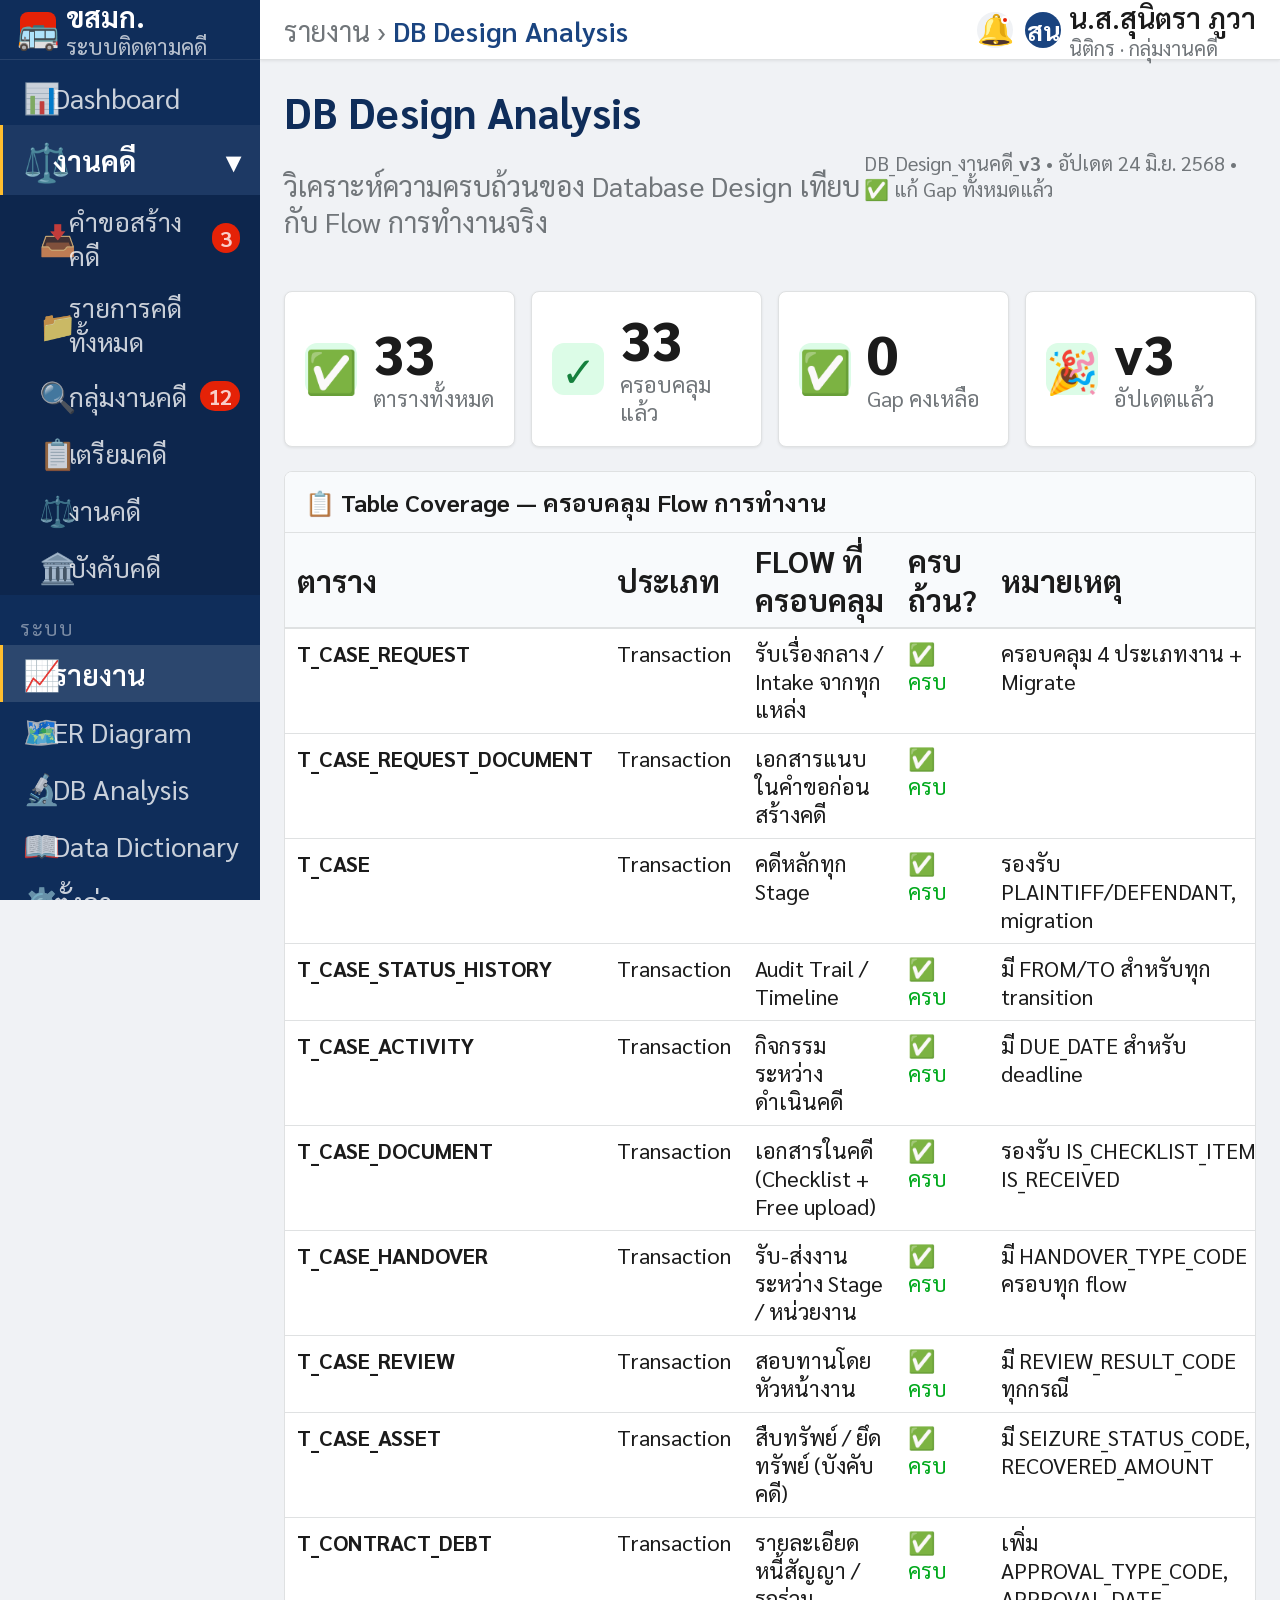
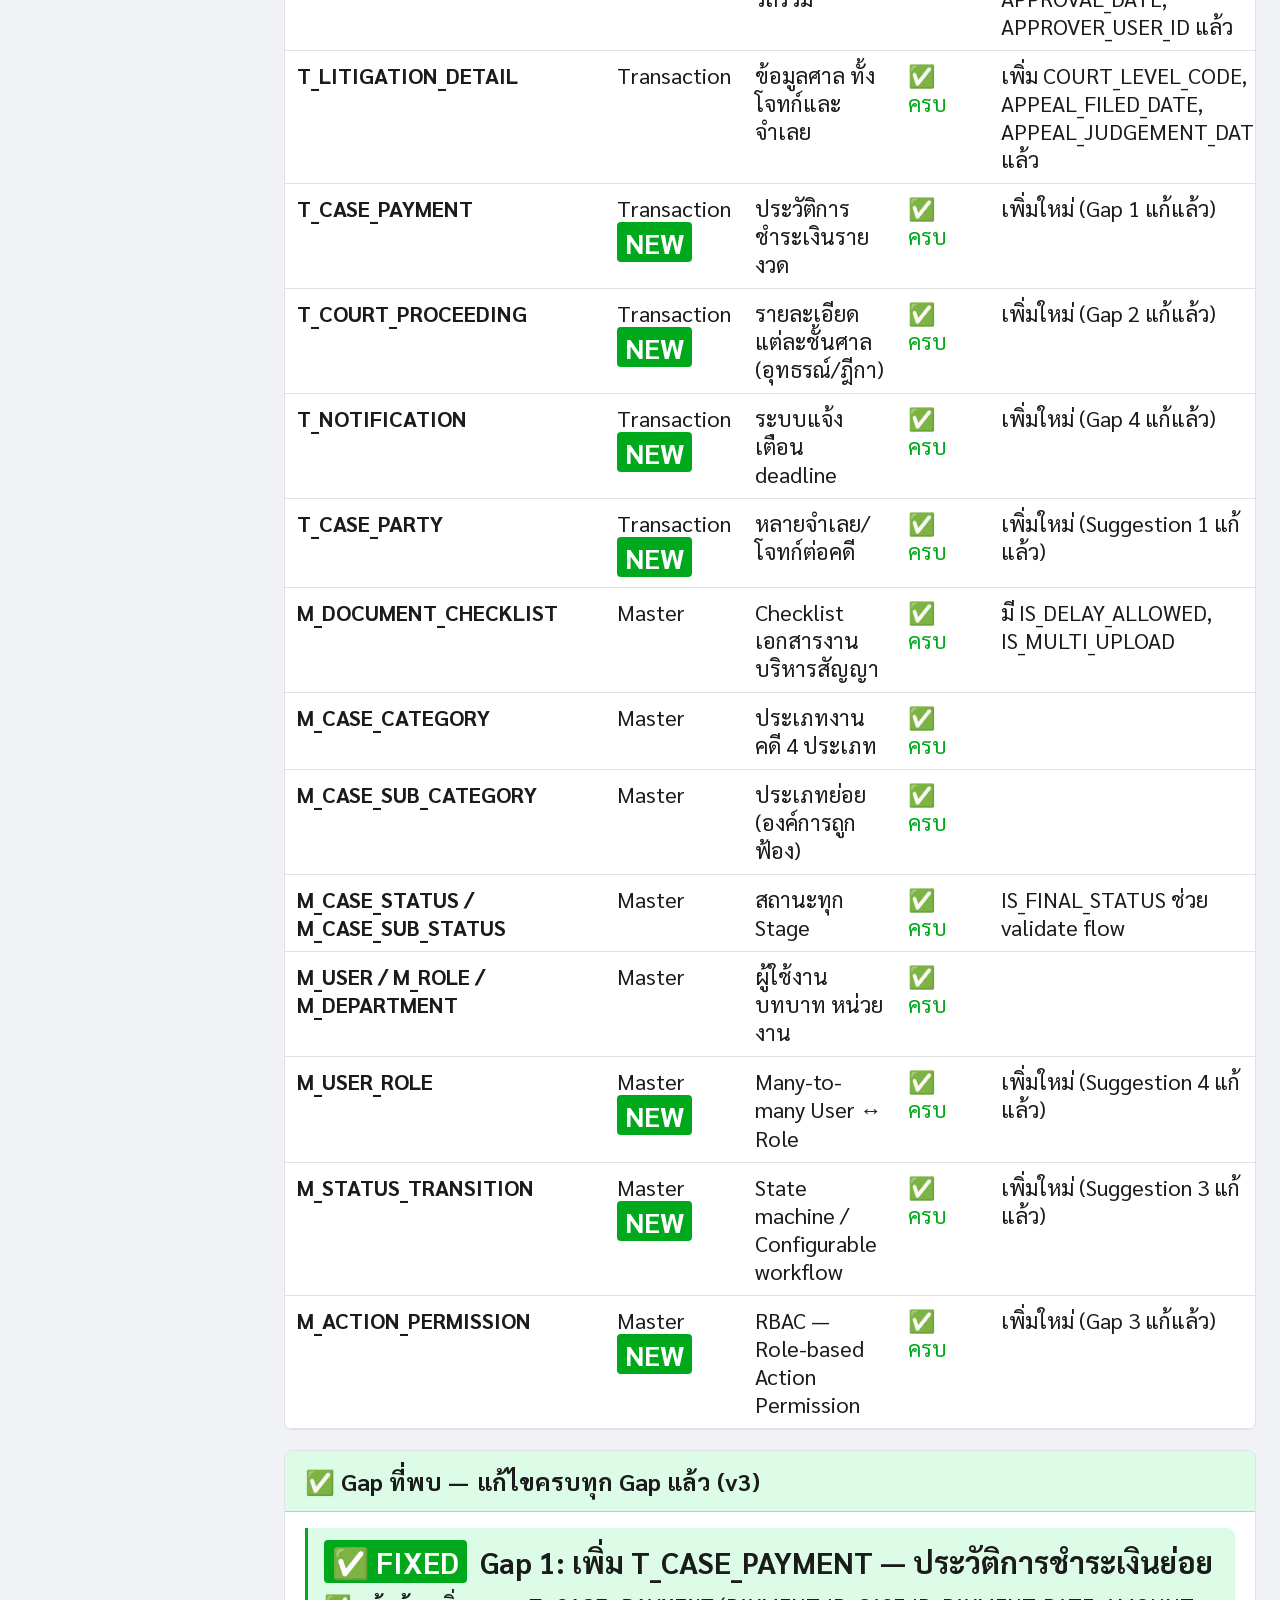
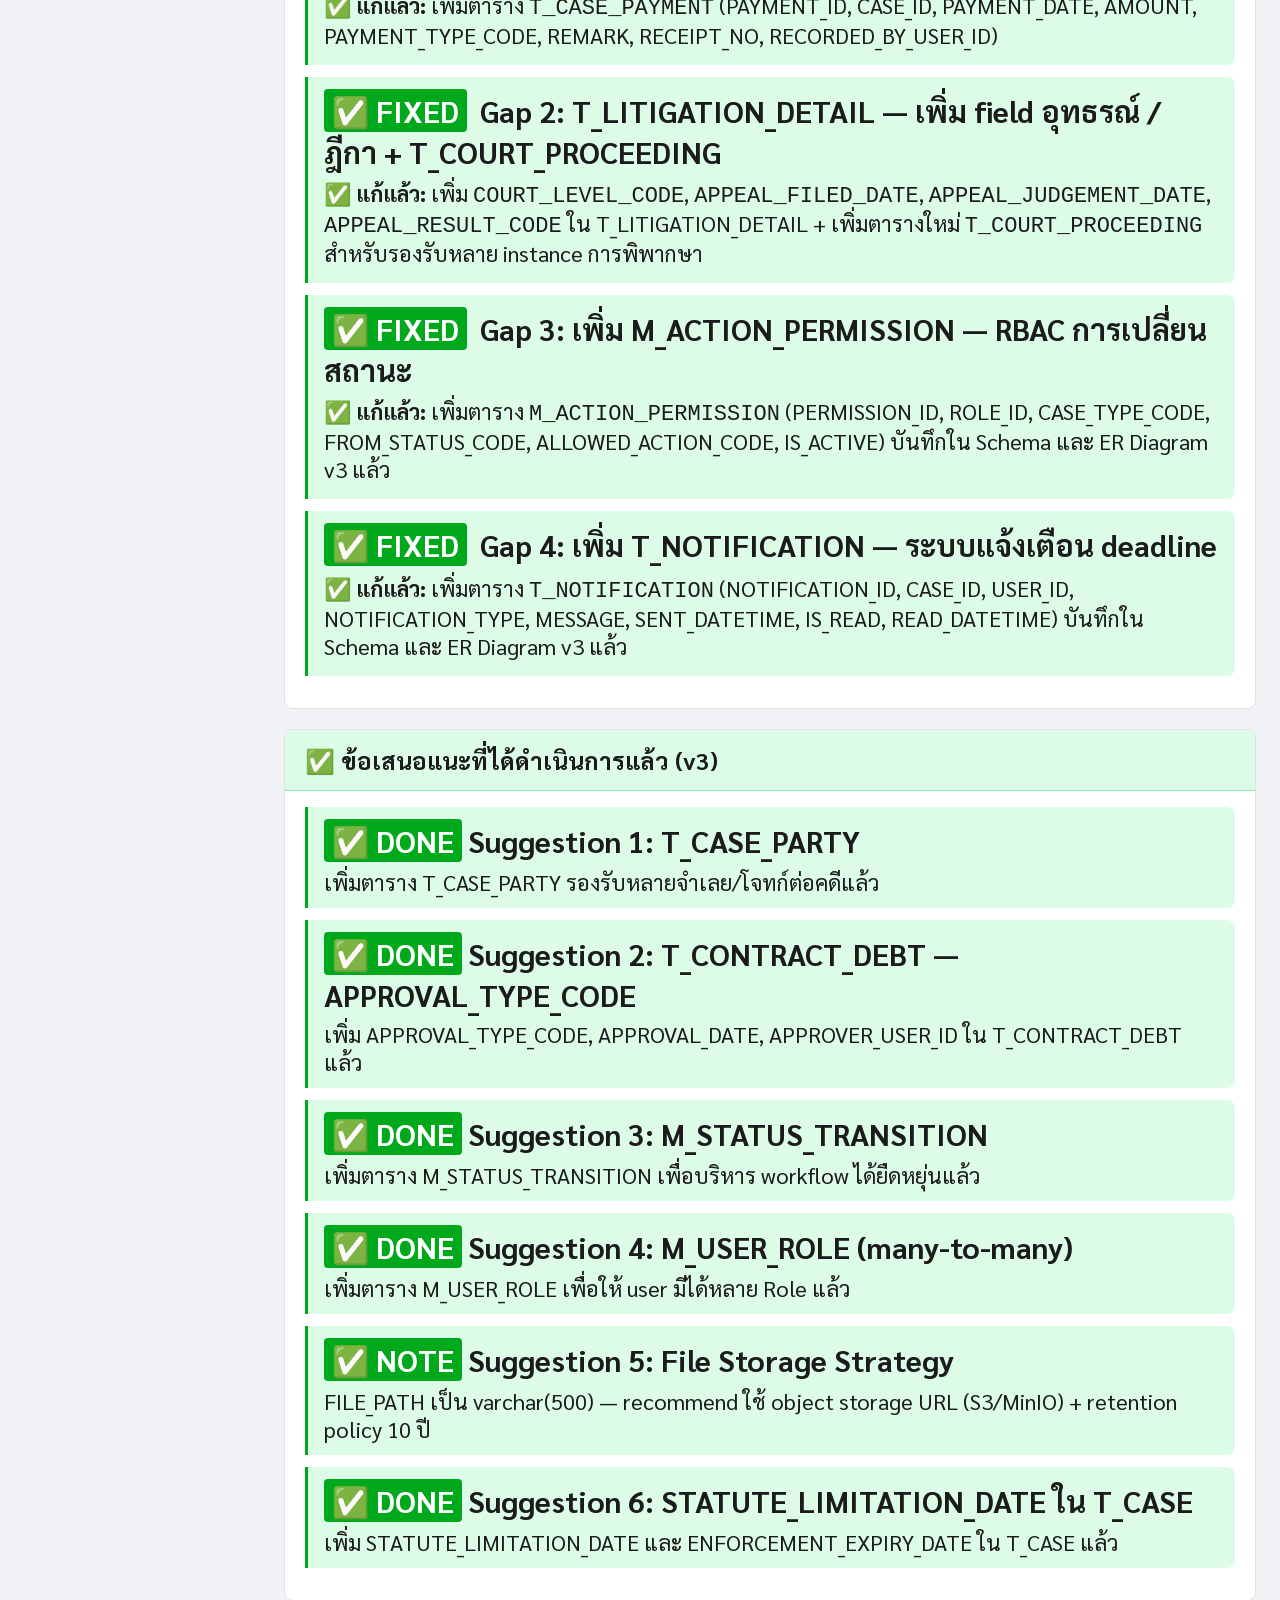
<file: pages/db-analysis.html>
<!DOCTYPE html>
<html lang="th">
<head>
<meta charset="UTF-8">
<meta name="viewport" content="width=device-width, initial-scale=1.0">
<title>DB Design Analysis - ระบบติดตามคดี ขสมก.</title>
<link rel="stylesheet" href="../assets/css/style.css">
<style>
  .analysis-card { background:#fff; border-radius:8px; border:1px solid #dfe1e2; margin-bottom:20px; overflow:hidden; }
  .analysis-header { padding:14px 20px; font-weight:700; font-size:24px; display:flex; align-items:center; gap:8px; }
  .analysis-body { padding:0 20px 20px; }
  .gap-item { border-left:3px solid; padding:12px 16px; margin-bottom:12px; border-radius:0 8px 8px 0; }
  .gap-critical { background:#fee2e2; border-color:#e52207; }
  .gap-medium   { background:#fef9c3; border-color:#ffbe2e; }
  .gap-low      { background:#e0f2fe; border-color:#00bde3; }
  .gap-ok       { background:#dcfce7; border-color:#00a91c; }
  .gap-tag { display:inline-block; padding:2px 8px; border-radius:4px; font-size:30px; font-weight:700; margin-right:6px; }
  .tag-critical { background:#e52207; color:#fff; }
  .tag-medium   { background:#ffbe2e; color:#1b1b1b; }
  .tag-low      { background:#00bde3; color:#fff; }
  .tag-ok       { background:#00a91c; color:#fff; }
  .table-cov { width:100%; border-collapse:collapse; font-size:22px; }
  .table-cov th { background:#f8fafc; padding:8px 12px; text-align:left; font-size:30px; font-weight:700; text-transform:uppercase; border-bottom:2px solid #dfe1e2; }
  .table-cov td { padding:10px 12px; border-bottom:1px solid #dfe1e2; vertical-align:top; }
  .table-cov tr:hover { background:#f8fafc; }
  .check { color:#00a91c; } .cross { color:#e52207; } .warn { color:#f59e0b; }
</style>
</head>
<body>
<div class="app-wrapper">
  <aside class="sidebar" id="sidebar"></aside>
  <header class="topbar" id="topbar"></header>

  <main class="main-content">
    <div class="page-header d-flex align-center justify-between">
      <div>
        <h1 class="page-title">DB Design Analysis</h1>
        <p class="page-subtitle">วิเคราะห์ความครบถ้วนของ Database Design เทียบกับ Flow การทำงานจริง</p>
      </div>
      <span style="font-size:20px;color:#71767a;">DB_Design_งานคดี_<strong>v3</strong> • อัปเดต 24 มิ.ย. 2568 • ✅ แก้ Gap ทั้งหมดแล้ว</span>
    </div>

    <!-- Overall Score -->
    <div class="grid-4 mb-24">
      <div class="kpi-card">
        <div class="kpi-icon green">✅</div>
        <div><div class="kpi-value">33</div><div class="kpi-label">ตารางทั้งหมด</div></div>
      </div>
      <div class="kpi-card">
        <div class="kpi-icon green">✓</div>
        <div><div class="kpi-value">33</div><div class="kpi-label">ครอบคลุมแล้ว</div></div>
      </div>
      <div class="kpi-card">
        <div class="kpi-icon green">✅</div>
        <div><div class="kpi-value">0</div><div class="kpi-label">Gap คงเหลือ</div></div>
      </div>
      <div class="kpi-card">
        <div class="kpi-icon green">🎉</div>
        <div><div class="kpi-value">v3</div><div class="kpi-label">อัปเดตแล้ว</div></div>
      </div>
    </div>

    <!-- Table Coverage -->
    <div class="analysis-card">
      <div class="analysis-header" style="background:#f8fafc;border-bottom:1px solid #dfe1e2;">
        📋 Table Coverage — ครอบคลุม Flow การทำงาน
      </div>
      <div class="analysis-body" style="padding:0;">
        <table class="table-cov">
          <thead><tr>
            <th>ตาราง</th><th>ประเภท</th><th>Flow ที่ครอบคลุม</th><th>ครบถ้วน?</th><th>หมายเหตุ</th>
          </tr></thead>
          <tbody>
            <tr><td><strong>T_CASE_REQUEST</strong></td><td>Transaction</td><td>รับเรื่องกลาง / Intake จากทุกแหล่ง</td><td class="check">✅ ครบ</td><td>ครอบคลุม 4 ประเภทงาน + Migrate</td></tr>
            <tr><td><strong>T_CASE_REQUEST_DOCUMENT</strong></td><td>Transaction</td><td>เอกสารแนบในคำขอก่อนสร้างคดี</td><td class="check">✅ ครบ</td><td></td></tr>
            <tr><td><strong>T_CASE</strong></td><td>Transaction</td><td>คดีหลักทุก Stage</td><td class="check">✅ ครบ</td><td>รองรับ PLAINTIFF/DEFENDANT, migration</td></tr>
            <tr><td><strong>T_CASE_STATUS_HISTORY</strong></td><td>Transaction</td><td>Audit Trail / Timeline</td><td class="check">✅ ครบ</td><td>มี FROM/TO สำหรับทุก transition</td></tr>
            <tr><td><strong>T_CASE_ACTIVITY</strong></td><td>Transaction</td><td>กิจกรรมระหว่างดำเนินคดี</td><td class="check">✅ ครบ</td><td>มี DUE_DATE สำหรับ deadline</td></tr>
            <tr><td><strong>T_CASE_DOCUMENT</strong></td><td>Transaction</td><td>เอกสารในคดี (Checklist + Free upload)</td><td class="check">✅ ครบ</td><td>รองรับ IS_CHECKLIST_ITEM, IS_RECEIVED</td></tr>
            <tr><td><strong>T_CASE_HANDOVER</strong></td><td>Transaction</td><td>รับ-ส่งงานระหว่าง Stage / หน่วยงาน</td><td class="check">✅ ครบ</td><td>มี HANDOVER_TYPE_CODE ครอบทุก flow</td></tr>
            <tr><td><strong>T_CASE_REVIEW</strong></td><td>Transaction</td><td>สอบทานโดยหัวหน้างาน</td><td class="check">✅ ครบ</td><td>มี REVIEW_RESULT_CODE ทุกกรณี</td></tr>
            <tr><td><strong>T_CASE_ASSET</strong></td><td>Transaction</td><td>สืบทรัพย์ / ยึดทรัพย์ (บังคับคดี)</td><td class="check">✅ ครบ</td><td>มี SEIZURE_STATUS_CODE, RECOVERED_AMOUNT</td></tr>
            <tr><td><strong>T_CONTRACT_DEBT</strong></td><td>Transaction</td><td>รายละเอียดหนี้สัญญา / รถร่วม</td><td class="check">✅ ครบ</td><td>เพิ่ม APPROVAL_TYPE_CODE, APPROVAL_DATE, APPROVER_USER_ID แล้ว</td></tr>
            <tr><td><strong>T_LITIGATION_DETAIL</strong></td><td>Transaction</td><td>ข้อมูลศาล ทั้งโจทก์และจำเลย</td><td class="check">✅ ครบ</td><td>เพิ่ม COURT_LEVEL_CODE, APPEAL_FILED_DATE, APPEAL_JUDGEMENT_DATE แล้ว</td></tr>
            <tr><td><strong>T_CASE_PAYMENT</strong></td><td>Transaction <span class="gap-tag tag-ok" style="font-size:28px">NEW</span></td><td>ประวัติการชำระเงินรายงวด</td><td class="check">✅ ครบ</td><td>เพิ่มใหม่ (Gap 1 แก้แล้ว)</td></tr>
            <tr><td><strong>T_COURT_PROCEEDING</strong></td><td>Transaction <span class="gap-tag tag-ok" style="font-size:28px">NEW</span></td><td>รายละเอียดแต่ละชั้นศาล (อุทธรณ์/ฎีกา)</td><td class="check">✅ ครบ</td><td>เพิ่มใหม่ (Gap 2 แก้แล้ว)</td></tr>
            <tr><td><strong>T_NOTIFICATION</strong></td><td>Transaction <span class="gap-tag tag-ok" style="font-size:28px">NEW</span></td><td>ระบบแจ้งเตือน deadline</td><td class="check">✅ ครบ</td><td>เพิ่มใหม่ (Gap 4 แก้แล้ว)</td></tr>
            <tr><td><strong>T_CASE_PARTY</strong></td><td>Transaction <span class="gap-tag tag-ok" style="font-size:28px">NEW</span></td><td>หลายจำเลย/โจทก์ต่อคดี</td><td class="check">✅ ครบ</td><td>เพิ่มใหม่ (Suggestion 1 แก้แล้ว)</td></tr>
            <tr><td><strong>M_DOCUMENT_CHECKLIST</strong></td><td>Master</td><td>Checklist เอกสารงานบริหารสัญญา</td><td class="check">✅ ครบ</td><td>มี IS_DELAY_ALLOWED, IS_MULTI_UPLOAD</td></tr>
            <tr><td><strong>M_CASE_CATEGORY</strong></td><td>Master</td><td>ประเภทงานคดี 4 ประเภท</td><td class="check">✅ ครบ</td><td></td></tr>
            <tr><td><strong>M_CASE_SUB_CATEGORY</strong></td><td>Master</td><td>ประเภทย่อย (องค์การถูกฟ้อง)</td><td class="check">✅ ครบ</td><td></td></tr>
            <tr><td><strong>M_CASE_STATUS / M_CASE_SUB_STATUS</strong></td><td>Master</td><td>สถานะทุก Stage</td><td class="check">✅ ครบ</td><td>IS_FINAL_STATUS ช่วย validate flow</td></tr>
            <tr><td><strong>M_USER / M_ROLE / M_DEPARTMENT</strong></td><td>Master</td><td>ผู้ใช้งาน บทบาท หน่วยงาน</td><td class="check">✅ ครบ</td><td></td></tr>
            <tr><td><strong>M_USER_ROLE</strong></td><td>Master <span class="gap-tag tag-ok" style="font-size:28px">NEW</span></td><td>Many-to-many User ↔ Role</td><td class="check">✅ ครบ</td><td>เพิ่มใหม่ (Suggestion 4 แก้แล้ว)</td></tr>
            <tr><td><strong>M_STATUS_TRANSITION</strong></td><td>Master <span class="gap-tag tag-ok" style="font-size:28px">NEW</span></td><td>State machine / Configurable workflow</td><td class="check">✅ ครบ</td><td>เพิ่มใหม่ (Suggestion 3 แก้แล้ว)</td></tr>
            <tr><td><strong>M_ACTION_PERMISSION</strong></td><td>Master <span class="gap-tag tag-ok" style="font-size:28px">NEW</span></td><td>RBAC — Role-based Action Permission</td><td class="check">✅ ครบ</td><td>เพิ่มใหม่ (Gap 3 แก้แล้ว)</td></tr>
          </tbody>
        </table>
      </div>
    </div>

    <!-- Gaps Found -->
    <div class="analysis-card">
      <div class="analysis-header" style="background:#dcfce7;border-bottom:1px solid #86efac;">
        ✅ Gap ที่พบ — <strong>แก้ไขครบทุก Gap แล้ว (v3)</strong>
      </div>
      <div class="analysis-body" style="padding-top:16px;">

        <div class="gap-item gap-ok">
          <span class="gap-tag tag-ok">✅ FIXED</span>
          <strong>Gap 1: เพิ่ม T_CASE_PAYMENT — ประวัติการชำระเงินย่อย</strong>
          <p style="font-size:22px;margin:8px 0 4px;">
            ✅ <strong>แก้แล้ว:</strong> เพิ่มตาราง <code>T_CASE_PAYMENT</code> (PAYMENT_ID, CASE_ID, PAYMENT_DATE, AMOUNT, PAYMENT_TYPE_CODE, REMARK, RECEIPT_NO, RECORDED_BY_USER_ID)
          </p>
        </div>

        <div class="gap-item gap-ok">
          <span class="gap-tag tag-ok">✅ FIXED</span>
          <strong>Gap 2: T_LITIGATION_DETAIL — เพิ่ม field อุทธรณ์ / ฎีกา + T_COURT_PROCEEDING</strong>
          <p style="font-size:22px;margin:8px 0 4px;">
            ✅ <strong>แก้แล้ว:</strong> เพิ่ม <code>COURT_LEVEL_CODE</code>, <code>APPEAL_FILED_DATE</code>, <code>APPEAL_JUDGEMENT_DATE</code>, <code>APPEAL_RESULT_CODE</code>
            ใน T_LITIGATION_DETAIL + เพิ่มตารางใหม่ <code>T_COURT_PROCEEDING</code> สำหรับรองรับหลาย instance การพิพากษา
          </p>
        </div>

        <div class="gap-item gap-ok">
          <span class="gap-tag tag-ok">✅ FIXED</span>
          <strong>Gap 3: เพิ่ม M_ACTION_PERMISSION — RBAC การเปลี่ยนสถานะ</strong>
          <p style="font-size:22px;margin:8px 0 4px;">
            ✅ <strong>แก้แล้ว:</strong> เพิ่มตาราง <code>M_ACTION_PERMISSION</code> (PERMISSION_ID, ROLE_ID, CASE_TYPE_CODE, FROM_STATUS_CODE, ALLOWED_ACTION_CODE, IS_ACTIVE)
            บันทึกใน Schema และ ER Diagram v3 แล้ว
          </p>
        </div>

        <div class="gap-item gap-ok">
          <span class="gap-tag tag-ok">✅ FIXED</span>
          <strong>Gap 4: เพิ่ม T_NOTIFICATION — ระบบแจ้งเตือน deadline</strong>
          <p style="font-size:22px;margin:8px 0 4px;">
            ✅ <strong>แก้แล้ว:</strong> เพิ่มตาราง <code>T_NOTIFICATION</code> (NOTIFICATION_ID, CASE_ID, USER_ID, NOTIFICATION_TYPE, MESSAGE, SENT_DATETIME, IS_READ, READ_DATETIME)
            บันทึกใน Schema และ ER Diagram v3 แล้ว
          </p>
        </div>
      </div>
    </div>

    <!-- Suggestions — all fixed -->
    <div class="analysis-card">
      <div class="analysis-header" style="background:#dcfce7;border-bottom:1px solid #86efac;">
        ✅ ข้อเสนอแนะที่ได้ดำเนินการแล้ว (v3)
      </div>
      <div class="analysis-body" style="padding-top:16px;">
        <div class="gap-item gap-ok"><span class="gap-tag tag-ok">✅ DONE</span><strong>Suggestion 1: T_CASE_PARTY</strong><p style="font-size:22px;margin:6px 0 0;">เพิ่มตาราง T_CASE_PARTY รองรับหลายจำเลย/โจทก์ต่อคดีแล้ว</p></div>
        <div class="gap-item gap-ok"><span class="gap-tag tag-ok">✅ DONE</span><strong>Suggestion 2: T_CONTRACT_DEBT — APPROVAL_TYPE_CODE</strong><p style="font-size:22px;margin:6px 0 0;">เพิ่ม APPROVAL_TYPE_CODE, APPROVAL_DATE, APPROVER_USER_ID ใน T_CONTRACT_DEBT แล้ว</p></div>
        <div class="gap-item gap-ok"><span class="gap-tag tag-ok">✅ DONE</span><strong>Suggestion 3: M_STATUS_TRANSITION</strong><p style="font-size:22px;margin:6px 0 0;">เพิ่มตาราง M_STATUS_TRANSITION เพื่อบริหาร workflow ได้ยืดหยุ่นแล้ว</p></div>
        <div class="gap-item gap-ok"><span class="gap-tag tag-ok">✅ DONE</span><strong>Suggestion 4: M_USER_ROLE (many-to-many)</strong><p style="font-size:22px;margin:6px 0 0;">เพิ่มตาราง M_USER_ROLE เพื่อให้ user มีได้หลาย Role แล้ว</p></div>
        <div class="gap-item gap-ok"><span class="gap-tag tag-ok">✅ NOTE</span><strong>Suggestion 5: File Storage Strategy</strong><p style="font-size:22px;margin:6px 0 0;">FILE_PATH เป็น varchar(500) — recommend ใช้ object storage URL (S3/MinIO) + retention policy 10 ปี</p></div>
        <div class="gap-item gap-ok"><span class="gap-tag tag-ok">✅ DONE</span><strong>Suggestion 6: STATUTE_LIMITATION_DATE ใน T_CASE</strong><p style="font-size:22px;margin:6px 0 0;">เพิ่ม STATUTE_LIMITATION_DATE และ ENFORCEMENT_EXPIRY_DATE ใน T_CASE แล้ว</p></div>
      </div>
    </div>

    <!-- REMOVED: old suggestion items replaced above -->
    <div style="display:none">
        <div class="gap-item gap-ok">
          <span class="gap-tag tag-ok">OLD</span>
          <strong>Suggestion 1: T_CASE — DEFENDANT_NAME เป็น String เดียว</strong>
          <p style="font-size:22px;margin:8px 0 0;">
            คดีบางคดีมีหลายจำเลย เช่น คดีอุบัติเหตุที่มีทั้งคนขับรถและเจ้าของรถเป็นจำเลย
            ปัจจุบัน <code>DEFENDANT_NAME</code> รับได้แค่คนเดียว ควรพิจารณาเพิ่ม
            <code>T_CASE_PARTY</code> (CASE_ID, PARTY_ROLE_CODE, PARTY_NAME, ID_CARD_NO, ADDRESS)
            เพื่อรองรับหลายคู่ความ
          </p>
        </div>

        <div class="gap-item gap-ok">
          <span class="gap-tag tag-ok">OK แต่แนะนำ</span>
          <strong>Suggestion 2: T_CONTRACT_DEBT — ขาด IS_LAWSUIT_APPROVED</strong>
          <p style="font-size:22px;margin:8px 0 0;">
            Flow เตรียมคดีมี "เสนอขออนุมัติไม่ฟ้อง" (กรณีหนี้น้อย) และ "เสนอขออนุมัติงดบังคับคดี"
            (ครบอายุความ 10 ปี) ควรเพิ่ม <code>APPROVAL_TYPE_CODE</code> (NO_LAWSUIT / STOP_ENFORCEMENT),
            <code>APPROVAL_DATE</code>, <code>APPROVER_USER_ID</code> ใน T_CONTRACT_DEBT หรือ T_CASE_ACTIVITY
          </p>
        </div>

        <div class="gap-item gap-ok">
          <span class="gap-tag tag-ok">OK แต่แนะนำ</span>
          <strong>Suggestion 3: M_CASE_STATUS — ควรมี ALLOWED_NEXT_STATUS list</strong>
          <p style="font-size:22px;margin:8px 0 0;">
            เพื่อ validate state machine ใน backend แนะนำเพิ่ม table
            <code>M_STATUS_TRANSITION</code> (FROM_STATUS_CODE, TO_STATUS_CODE, REQUIRED_ROLE_CODE)
            แทนการ hardcode ใน code — ทำให้ Admin ปรับ flow ได้โดยไม่ต้อง deploy ใหม่
          </p>
        </div>

        <div class="gap-item gap-ok">
          <span class="gap-tag tag-ok">OK แต่แนะนำ</span>
          <strong>Suggestion 4: M_USER — ขาด M_USER_ROLE (many-to-many)</strong>
          <p style="font-size:22px;margin:8px 0 0;">
            ปัจจุบัน M_USER มี <code>ROLE_ID</code> เดียว (FK) ทำให้ User มีได้แค่ 1 Role
            ในทางปฏิบัติผู้ใช้อาจมีหลาย Role เช่น เป็นทั้งนิติกรและ admin ควรใช้
            <code>M_USER_ROLE</code> (USER_ID, ROLE_ID) แทน
          </p>
        </div>

        <div class="gap-item gap-ok">
          <span class="gap-tag tag-ok">OK แต่แนะนำ</span>
          <strong>Suggestion 5: File Storage Strategy</strong>
          <p style="font-size:22px;margin:8px 0 0;">
            <code>FILE_PATH</code> เป็น string ใน T_CASE_DOCUMENT และ T_CASE_REQUEST_DOCUMENT
            ควร document ว่าเป็น path แบบใด (relative / absolute / object storage URL)
            และควรมี policy เรื่อง file retention และ backup โดยเฉพาะเอกสารคดีที่ต้องเก็บ 10+ ปี
          </p>
        </div>

        <div class="gap-item gap-ok">
          <span class="gap-tag tag-ok">OK แต่แนะนำ</span>
          <strong>Suggestion 6: T_CASE — ขาด DEADLINE_DATE / STATUTE_OF_LIMITATIONS_DATE</strong>
          <p style="font-size:22px;margin:8px 0 0;">
    </div>

    <!-- Summary Table: Flow vs DB -->
    <div class="analysis-card">
      <div class="analysis-header" style="background:#f8fafc;border-bottom:1px solid #dfe1e2;">
        📊 สรุป Flow ↔ DB Mapping
      </div>
      <div class="analysis-body" style="padding:0;">
        <table class="table-cov">
          <thead><tr>
            <th>Step ใน Flow</th><th>ผู้ดำเนินการ</th><th>ตารางที่รองรับ</th><th>ครบ?</th>
          </tr></thead>
          <tbody>
            <tr style="background:#f0f4ff;">
              <td colspan="4" style="font-weight:700;padding:10px 12px;">🔷 กลุ่มงานคดี (Central)</td>
            </tr>
            <tr><td>รับเรื่องจากทุกแหล่ง</td><td>ธุรการ</td><td>T_CASE_REQUEST, T_CASE_REQUEST_DOCUMENT</td><td class="check">✅</td></tr>
            <tr><td>พิจารณาอนุมัติสร้างคดี</td><td>ธุรการ/หัวหน้า</td><td>T_CASE_REQUEST (status flow), T_CASE</td><td class="check">✅</td></tr>
            <tr><td>จัดสรร/ส่งต่องาน</td><td>ธุรการ</td><td>T_CASE_HANDOVER, T_CASE (CURRENT_DEPARTMENT)</td><td class="check">✅</td></tr>
            <tr style="background:#f0f4ff;">
              <td colspan="4" style="font-weight:700;padding:10px 12px;">🔶 งานเตรียมคดี</td>
            </tr>
            <tr><td>รับสำนวน/ส่งหัวหน้า</td><td>ธุรการ</td><td>T_CASE_HANDOVER</td><td class="check">✅</td></tr>
            <tr><td>ทวงถาม (1-2 ครั้ง)</td><td>นิติกร</td><td>T_CONTRACT_DEBT (WARNING_DATE), T_CASE_ACTIVITY</td><td class="check">✅</td></tr>
            <tr><td>เสนอขออนุมัติไม่ฟ้อง</td><td>นิติกร</td><td>T_CASE_ACTIVITY (ACTIVITY_TYPE), T_CASE_REVIEW + T_CONTRACT_DEBT (APPROVAL_TYPE_CODE)</td><td class="check">✅</td></tr>
            <tr><td>ส่งงานคดี</td><td>ธุรการ</td><td>T_CASE_HANDOVER (FORWARD_LITIGATION)</td><td class="check">✅</td></tr>
            <tr><td>ส่งเรื่องคืน</td><td>ธุรการ</td><td>T_CASE_HANDOVER (RETURN_PREPARE)</td><td class="check">✅</td></tr>
            <tr style="background:#f0f4ff;">
              <td colspan="4" style="font-weight:700;padding:10px 12px;">🔵 งานคดี (องค์การเป็นโจทก์)</td>
            </tr>
            <tr><td>ตรวจสอบสำนวน ผ่าน/ไม่ผ่าน</td><td>นิติกร</td><td>T_CASE_ACTIVITY, T_CASE (STATUS)</td><td class="check">✅</td></tr>
            <tr><td>ยื่นฟ้อง</td><td>นิติกร</td><td>T_LITIGATION_DETAIL, T_CASE_ACTIVITY</td><td class="check">✅</td></tr>
            <tr><td>รับเงิน / ศาลพิพากษา</td><td>นิติกร</td><td>T_LITIGATION_DETAIL, T_CASE (PAID_AMOUNT) + <strong>T_CASE_PAYMENT</strong></td><td class="check">✅</td></tr>
            <tr><td>สอบทาน (ปิด/ส่งบังคับ/คืน)</td><td>หัวหน้างาน</td><td>T_CASE_REVIEW (REVIEW_RESULT_CODE)</td><td class="check">✅</td></tr>
            <tr style="background:#f0f4ff;">
              <td colspan="4" style="font-weight:700;padding:10px 12px;">🔵 งานคดี (องค์การถูกฟ้อง)</td>
            </tr>
            <tr><td>รับหมายศาล</td><td>ธุรการ</td><td>T_LITIGATION_DETAIL (COURT_RECEIVE_DATE)</td><td class="check">✅</td></tr>
            <tr><td>ยื่นคำให้การ</td><td>นิติกร</td><td>T_LITIGATION_DETAIL (FILED_DATE), T_CASE_ACTIVITY</td><td class="check">✅</td></tr>
            <tr><td>ยกฟ้อง / แพ้คดี</td><td>นิติกร</td><td>T_LITIGATION_DETAIL (JUDGEMENT_RESULT_CODE) + <strong>T_COURT_PROCEEDING</strong> (อุทธรณ์/ฎีกา)</td><td class="check">✅</td></tr>
            <tr style="background:#f0f4ff;">
              <td colspan="4" style="font-weight:700;padding:10px 12px;">🔴 บังคับคดี</td>
            </tr>
            <tr><td>สืบทรัพย์</td><td>นิติกร</td><td>T_CASE_ASSET (FOUND_DATE, ASSET_TYPE)</td><td class="check">✅</td></tr>
            <tr><td>ยึดทรัพย์ / ขายทอดตลาด</td><td>นิติกร</td><td>T_CASE_ASSET (SEIZURE_STATUS_CODE: SEIZED/AUCTION)</td><td class="check">✅</td></tr>
            <tr><td>ประนอมหนี้</td><td>นิติกร</td><td>T_CASE_ACTIVITY, T_LITIGATION_DETAIL (COMPROMISE)</td><td class="check">✅</td></tr>
            <tr><td>ยื่นฟ้องล้มละลาย</td><td>นิติกร</td><td>T_LITIGATION_DETAIL + T_CASE_HANDOVER (คืนงานคดี)</td><td class="check">✅</td></tr>
            <tr><td>ยื่นคำขอรับชำระหนี้</td><td>นิติกร</td><td>T_CASE_ACTIVITY (CLAIM_RECEIVE type)</td><td class="check">✅</td></tr>
            <tr><td>เสนอขออนุมัติงดบังคับคดี</td><td>นิติกร</td><td>T_CASE_ACTIVITY, T_CASE_REVIEW + T_CASE (STATUTE_LIMITATION_DATE, ENFORCEMENT_EXPIRY_DATE)</td><td class="check">✅</td></tr>
            <tr><td>สอบทาน (ชำระครบ/จำหน่ายหนี้)</td><td>หัวหน้างาน</td><td>T_CASE_REVIEW (WRITE_OFF result)</td><td class="check">✅</td></tr>
          </tbody>
        </table>
      </div>
    </div>

    <!-- Verdict -->
    <div class="analysis-card">
      <div class="analysis-header" style="background:#dcfce7;border-bottom:1px solid #86efac;">
        🎯 สรุปผลการวิเคราะห์ — v3 (Final)
      </div>
      <div class="analysis-body" style="padding-top:16px;">
        <div style="font-size:26px;line-height:1.8;">
          <p><strong>DB Design v3 ✅ ครบถ้วน 100%</strong> — แก้ Gap ทั้ง  4 รายการ และ Suggestion ทั้ง 6 ข้อครบแล้ว
          เพิ่มตารางใหม่ 7 ตาราง บันทึก field ใหม่ 6 columns ในตารางเดิม รวม Schema มี 33 ตาราง</p>
          <p><strong>สิ่งที่เพิ่ม/แก้ใน v3:</strong></p>
          <ol style="font-size:24px;line-height:2;">
            <li>✅ <strong>T_CASE_PAYMENT</strong> — ประวัติการชำระเงินรายงวด</li>
            <li>✅ <strong>T_COURT_PROCEEDING</strong> — รายละเอียดชั้นศาล (ชั้นต้น/อุทธรณ์/ฎีกา)</li>
            <li>✅ <strong>T_NOTIFICATION</strong> — ระบบแจ้งเตือน + IS_READ</li>
            <li>✅ <strong>T_CASE_PARTY</strong> — หลายคู่ความต่อคดี</li>
            <li>✅ <strong>M_STATUS_TRANSITION</strong> — Configurable workflow state machine</li>
            <li>✅ <strong>M_ACTION_PERMISSION</strong> — RBAC table</li>
            <li>✅ <strong>M_USER_ROLE</strong> — Many-to-many user ↔ role</li>
            <li>✅ <strong>T_CASE</strong>: +STATUTE_LIMITATION_DATE, +ENFORCEMENT_EXPIRY_DATE</li>
            <li>✅ <strong>T_CONTRACT_DEBT</strong>: +APPROVAL_TYPE_CODE, +APPROVAL_DATE, +APPROVER_USER_ID</li>
            <li>✅ <strong>T_LITIGATION_DETAIL</strong>: +COURT_LEVEL_CODE, +APPEAL_FILED_DATE, +APPEAL_JUDGEMENT_DATE, +APPEAL_RESULT_CODE</li>
          </ol>
        </div>
      </div>
    </div>
      <div class="analysis-body" style="padding-top:16px;">
        <div style="font-size:26px;line-height:1.8;">
          <p><strong>DB Design ปัจจุบัน (v2) ถือว่า ✅ ครอบคลุมดีมาก</strong> รองรับ Flow หลักทุกขั้นตอนได้ครบ
          ทั้ง 3 ส่วนงาน (เตรียมคดี, งานคดี, บังคับคดี) รวมถึง Flow พิเศษอย่าง
          Migrate data, Auto-create จากระบบอุบัติเหตุ, และคดีล้มละลาย</p>

          <p>จุดที่ควรปรับปรุงก่อน Go-live:</p>
          <ol style="font-size:24px;line-height:2;">
            <li>🔴 <strong>เพิ่ม T_CASE_PAYMENT</strong> — จำเป็นหากมีการผ่อนชำระ (Medium Priority)</li>
            <li>🔴 <strong>เพิ่ม COURT_LEVEL_CODE ใน T_LITIGATION_DETAIL</strong> — รองรับอุทธรณ์/ฎีกา (Medium Priority)</li>
            <li>🟡 <strong>เพิ่ม STATUTE_LIMITATION_DATE ใน T_CASE</strong> — alert อายุความ 10 ปี</li>
            <li>🟡 <strong>เพิ่ม M_STATUS_TRANSITION</strong> — บริหาร workflow ได้ยืดหยุ่น</li>
            <li>🔵 <strong>พิจารณา T_NOTIFICATION</strong> — ถ้ามี notification feature</li>
            <li>🔵 <strong>พิจารณา T_CASE_PARTY</strong> — ถ้าต้องรองรับหลายจำเลย</li>
          </ol>
        </div>
      </div>
    </div>
  </main>
</div>

<script src="../assets/js/data.js"></script>
<script src="../assets/js/app.js"></script>
<script>
document.getElementById('sidebar').innerHTML = buildSidebar('report');
document.getElementById('topbar').innerHTML = buildTopbar('รายงาน', 'DB Design Analysis');
</script>
</body>
</html>
</file>
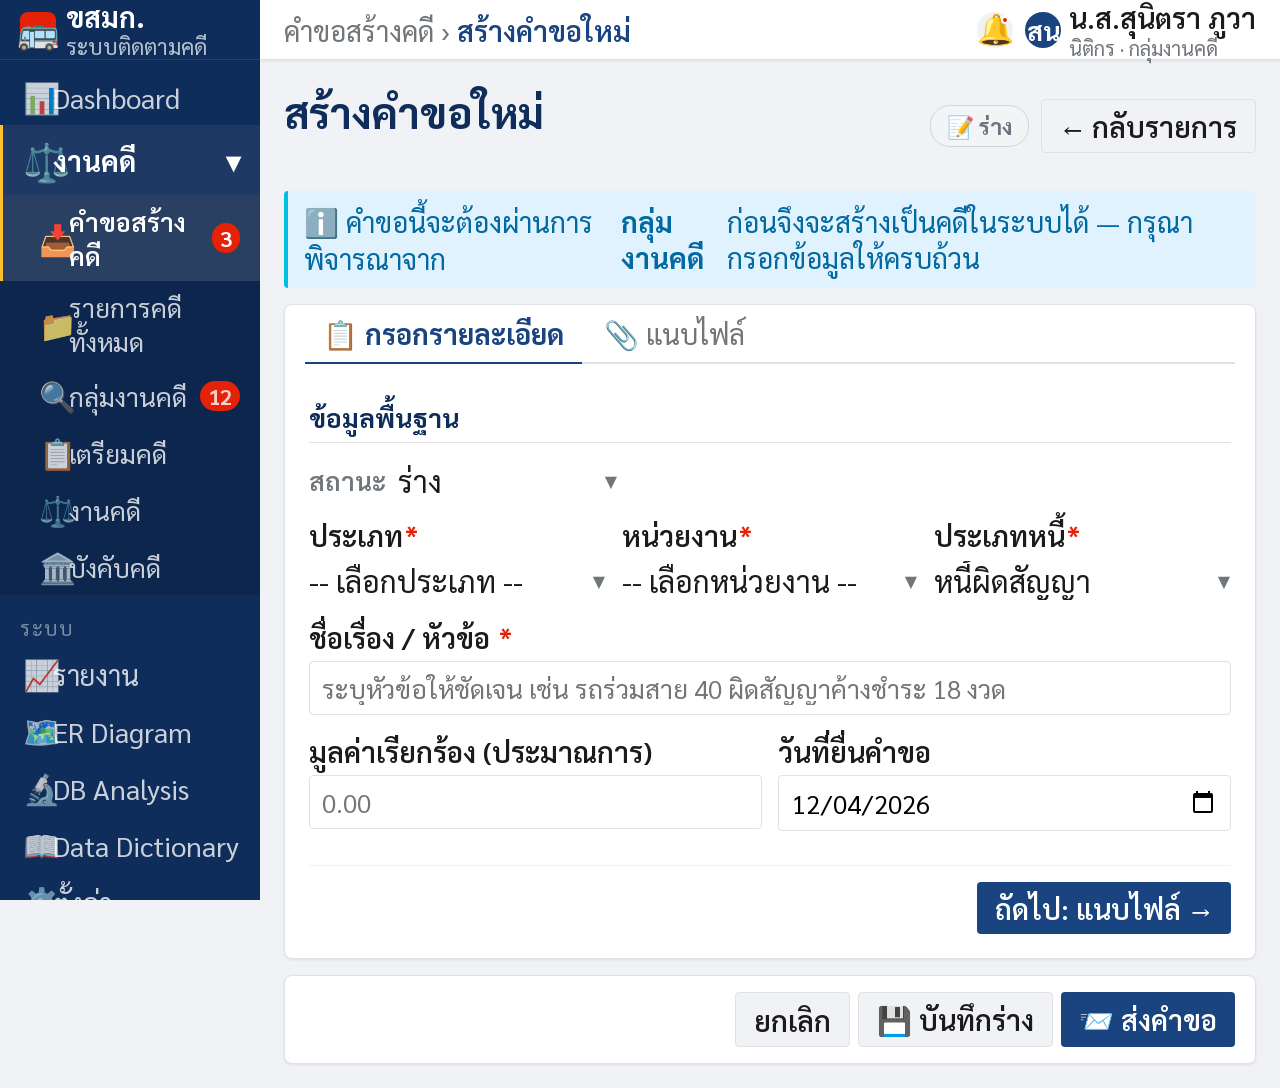
<file: pages/request-form.html>
<!DOCTYPE html>
<html lang="th">
<head>
<meta charset="UTF-8">
<meta name="viewport" content="width=device-width, initial-scale=1.0">
<title>สร้างคำขอใหม่ - ระบบติดตามคดี ขสมก.</title>
<link rel="stylesheet" href="../assets/css/style.css">
<style>
.doc-row-name {
  width: 100%; padding: 8px 10px;
  border: 1px solid #dfe1e2; border-radius: 6px;
  font-size: 22px; font-family: inherit; background: #fff;
  transition: border-color .15s;
}
.doc-row-name:focus { outline: none; border-color: #1a4480; box-shadow: 0 0 0 3px rgba(26,68,128,.1); }
.file-row td { padding: 10px 12px; vertical-align: middle; border-bottom: 1px solid #f0f2f5; }
.file-row:last-child td { border-bottom: none; }
.file-row:hover { background: #fafcff; }
.attach-btn-label {
  display: inline-flex; align-items: center; gap: 6px;
  padding: 7px 14px; background: #f0f4ff; border: 1.5px solid #93c5fd;
  border-radius: 6px; color: #1e40af; font-size: 20px; cursor: pointer;
  font-family: inherit; font-weight: 600; transition: all .15s; white-space: nowrap;
}
.attach-btn-label:hover { background: #dbeafe; border-color: #60a5fa; }
.tab-bottom-nav {
  display: flex; justify-content: flex-end; padding-top: 16px;
  border-top: 1px solid #f0f2f5; margin-top: 16px;
}
.tab-bottom-nav.space-between { justify-content: space-between; }

/* ─── Accident Detail Modal ──────────────────────────────── */
#accident-modal-overlay {
  display:none; position:fixed; inset:0;
  background:rgba(0,0,0,.45); z-index:9999;
  align-items:center; justify-content:center;
}
#accident-modal-overlay.open { display:flex; }
#accident-modal {
  background:#fff; border-radius:12px;
  width:min(680px,94vw); max-height:88vh;
  overflow-y:auto; box-shadow:0 8px 40px rgba(0,0,0,.25);
  animation:modalIn .18s ease;
}
@keyframes modalIn {
  from { transform:translateY(-24px); opacity:0; }
  to   { transform:translateY(0);    opacity:1; }
}
.amodal-header {
  display:flex; align-items:center; justify-content:space-between;
  padding:16px 20px; border-bottom:2px solid #e5e7eb;
  background:#1a4480; border-radius:12px 12px 0 0;
}
.amodal-header h2 { margin:0; font-size:24px; font-weight:700; color:#fff; }
.amodal-close {
  background:none; border:none; color:#fff; font-size:28px;
  cursor:pointer; line-height:1; padding:0 4px; border-radius:4px;
  transition:background .15s;
}
.amodal-close:hover { background:rgba(255,255,255,.2); }
.amodal-body { padding:20px; }
.amodal-row {
  display:flex; gap:8px; padding:10px 0;
  border-bottom:1px solid #f0f2f5; font-size:21px;
}
.amodal-row:last-child { border-bottom:none; }
.amodal-label { color:#71767a; font-weight:600; min-width:200px; flex-shrink:0; }
.amodal-value { color:#1b1b1b; }
</style>
</head>
<body>
<div class="app-wrapper">
  <aside class="sidebar" id="sidebar"></aside>
  <header class="topbar" id="topbar"></header>

  <main class="main-content">

    <!-- Page Header -->
    <div class="page-header d-flex align-center justify-between">
      <div>
        <h1 class="page-title">สร้างคำขอใหม่</h1>
        <p class="page-subtitle"></p>
      </div>
      <div style="display:flex;align-items:center;gap:12px;">
        <div id="req-status-badge"
          style="display:inline-flex;align-items:center;gap:6px;padding:6px 16px;
            background:#f3f4f6;border:1.5px solid #d1d5db;border-radius:20px;
            font-size:22px;font-weight:700;color:#6b7280;">
          📝 ร่าง
        </div>
        <a href="case-request.html" class="btn-custom btn-secondary">← กลับรายการ</a>
      </div>
    </div>

    <!-- Info alert -->
    <div class="alert-custom alert-info mb-16">
      ℹ️ คำขอนี้จะต้องผ่านการพิจารณาจาก <strong>กลุ่มงานคดี</strong> ก่อนจึงจะสร้างเป็นคดีในระบบได้ — กรุณากรอกข้อมูลให้ครบถ้วน
    </div>

    <!-- ── 2-Tab Card ──────────────────────────────────────────── -->
    <div class="card">
      <div class="card-body-custom" style="padding:0 20px;">
        <div class="tabs-nav" id="form-tabs">
          <button class="tab-btn active" data-tab="tab-detail">📋 กรอกรายละเอียด</button>
          <button class="tab-btn" data-tab="tab-files">
            📎 แนบไฟล์
            <span id="file-count-badge"
              style="display:none;margin-left:6px;background:#1a4480;color:#fff;
              border-radius:10px;padding:1px 8px;font-size:18px;font-weight:700;"></span>
          </button>
        </div>
      </div>

      <!-- ── Tab 1: กรอกรายละเอียด ─────────────────────────── -->
      <div id="tab-detail" class="tab-content active" style="padding:24px;">

        <div class="form-section-title">ข้อมูลพื้นฐาน</div>
        <div style="display:flex;align-items:center;flex-wrap:nowrap;gap:12px;margin-bottom:16px;width:100%;">
          <span style="font-size:26px;font-weight:600;color:#71767a;white-space:nowrap;">สถานะ</span>
          <select class="form-control-custom" id="req-status-select" onchange="onStatusChange()"
            style="font-size:26px;padding:6px 12px;min-width:220px;">
            <option value="DRAFT">ร่าง</option>
            <option value="SUBMITTED">รอพิจารณา</option>
            <option value="UNDER_REVIEW">กำลังตรวจสอบ</option>
            <option value="APPROVED_CREATE_CASE">อนุมัติ</option>
            <option value="REQUEST_MORE_DOCS">ขอเอกสารเพิ่มเติม</option>
            <option value="REJECTED">ปฏิเสธ</option>
          </select>
          <div id="approved-unit-row" style="display:none;align-items:center;gap:12px;flex-shrink:0;">
            <span style="font-size:26px;font-weight:600;color:#71767a;white-space:nowrap;">หน่วยงานที่รับผิดชอบ</span>
            <select class="form-control-custom" id="approved-unit"
              style="font-size:20px;padding:6px 12px;min-width:170px;"
              onchange="onApprovedUnitChange()">
              <option value="">เลือกหน่วยงาน</option>
              <option value="PREPARE">เตรียมคดี</option>
              <option value="LITIGATION">งานคดี</option>
              <option value="ENFORCEMENT">บังคับคดี</option>
            </select>
            <span style="font-size:26px;font-weight:600;color:#71767a;white-space:nowrap;">เลขคดี</span>
            <input type="text" class="form-control-custom" id="case-no-gen"
              style="font-size:20px;padding:6px 12px;min-width:190px;"
              placeholder="เลขคดีที่ได้รับ">
          </div>
        </div>

        <!-- ติดตามคดี —แสดงเฉพาะสถานะ APPROVED_CREATE_CASE + มีเลขคดี -->
        <div id="tracking-link-row" style="display:none;margin-bottom:16px;">
          <div style="display:flex;align-items:center;gap:12px;padding:12px 16px;
            background:#f0fdf4;border:1.5px solid #86efac;border-radius:8px;flex-wrap:wrap;">
            <span style="font-size:22px;">✅ <strong>อนุมัติสร้างคดีแล้ว</strong></span>
            <span style="font-size:20px;color:#374151;">เลขคดี: <strong id="tracking-case-no" style="color:#15803d;">—</strong></span>
            <a id="tracking-link" href="case-tracking.html"
              class="btn-custom btn-success btn-sm"
              style="margin-left:auto;font-size:20px;padding:8px 18px;">
              🔍 ติดตามความคืบหน้าคดี →
            </a>
          </div>
        </div>

        <!-- เหตุผลการปฏิเสธ —แสดงเฉพาะสถานะ REJECTED -->
        <div id="rejected-reason-row" style="display:none;margin-bottom:16px;">
          <div class="form-group" style="margin-bottom:0;">
            <label class="form-label" style="color:#71767a;font-weight:700;">เหตุผล<span class="req">*</span></label>
            <textarea class="form-control-custom" id="reject-reason" rows="3"
              style="border-color:#71767a;"
              placeholder="ระบุเหตุผลที่ปฏิเสธคำขอนี้..."></textarea>
          </div>
        </div>

        <!-- รายละเอียดเอกสารที่ขอเพิ่มเติม —แสดงเฉพาะสถานะ REQUEST_MORE_DOCS -->
        <div id="more-docs-reason-row" style="display:none;margin-bottom:16px;">
          <div class="form-group" style="margin-bottom:0;">
            <label class="form-label" style="color:#71767a;font-weight:700;">รายละเอียดเอกสารที่ต้องการเพิ่มเติม<span class="req">*</span></label>
            <textarea class="form-control-custom" id="more-docs-detail" rows="3"
              style="border-color:#fdba74;background:#fff7ed;"
              placeholder="ระบุเอกสารหรือข้อมูลที่ต้องการเพิ่มเติม..."></textarea>
          </div>
        </div>

        <div class="grid-3">
          <div class="form-group">
            <label class="form-label">ประเภท<span class="req">*</span></label>
            <select class="form-control-custom" id="req-type" onchange="onTypeChange()">
              <option value="">-- เลือกประเภท --</option>
              <option value="ACCIDENT">🚌 งานอุบัติเหตุ</option>
              <option value="CONTRACT_MANAGEMENT">📄 งานบริหารสัญญา (รถร่วม)</option>
              <option value="LEGAL_CONTRACT">📜 นิติกรรมสัญญา</option>
              <option value="ORG_DEFENDANT">⚖️ องค์การถูกฟ้อง</option>
            </select>
          </div>
          <div class="form-group">
            <label class="form-label">หน่วยงาน<span class="req">*</span></label>
            <select class="form-control-custom" id="req-source">
              <option value="">-- เลือกหน่วยงาน --</option>
              <option>กลุ่มงานคดี</option>
              <option>สำนักปฏิบัติการรถเอกชนร่วมบริการ 1</option>
              <option>สำนักปฏิบัติการรถเอกชนร่วมบริการ 2</option>
              <option>กลุ่มงานนิติกรรม</option>
              <option>เขตการเดินรถที่ 1</option>
              <option>เขตการเดินรถที่ 2</option>
              <option>เขตการเดินรถที่ 3</option>
              <option>เขตการเดินรถที่ 4</option>
              <option>เขตการเดินรถที่ 5</option>
              <option>เขตการเดินรถที่ 6</option>
              <option>เขตการเดินรถที่ 7</option>
              <option>เขตการเดินรถที่ 8</option>
            </select>
          </div>
          <div class="form-group">
            <label class="form-label">ประเภทหนี้<span class="req">*</span></label>
            <select class="form-control-custom" id="debt-type">
              <option value="ACCIDENT_DEBT">หนี้อุบัติเหตุ</option>
              <option value="COMPENSATION_DEBT">หนี้ค่าตอบแทน</option>
              <option value="CONTRACT_BREACH" selected>หนี้ผิดสัญญา</option>
              <option value="EX_EMPLOYEE_RECOURSE">หนี้ไล่เบี้ยอดีตพนักงาน</option>
              <option value="CONTRACTOR_RECOURSE">หนี้ไล่เบี้ยคู่สัญญา</option>
            </select>
          </div>
        </div>

        <div class="form-group">
          <label class="form-label">ชื่อเรื่อง / หัวข้อ <span class="req">*</span></label>
          <input type="text" class="form-control-custom" id="req-title"
            placeholder="ระบุหัวข้อให้ชัดเจน เช่น รถร่วมสาย 40 ผิดสัญญาค้างชำระ 18 งวด">
        </div>

        

        <!-- Dynamic: งานอุบัติเหตุ -->
        <div id="accident-fields" style="display:none;">
          <div class="form-section-title">ข้อมูลอุบัติเหตุ</div>
          <div class="grid-3">
            <div class="form-group">
              <label class="form-label">เลขที่อุบัติเหตุ</label>
              <select class="form-control-custom" id="accident-no" onchange="onAccidentNoChange()">
                <option value="">-- เลือกเลขที่อุบัติเหตุ --</option>
                <option value="1-2569-6-0425">1-2569-6-0425</option>
                <option value="1-2569-6-0426">1-2569-6-0426</option>
                <option value="1-2569-6-0427">1-2569-6-0427</option>
                <option value="1-2569-6-0428">1-2569-6-0428</option>
                <option value="1-2569-6-0429">1-2569-6-0429</option>
                <option value="1-2569-6-0430">1-2569-6-0430</option>
              </select>
            </div>
            <div class="form-group">
              <label class="form-label">วันที่เกิดเหตุ <span class="req">*</span></label>
              <input type="date" class="form-control-custom" id="accident-date">
            </div>
            <div class="form-group">
              <label class="form-label">&nbsp;</label>
              <div id="accident-detail-link-wrap" style="display:none;">
                <button type="button" id="accident-detail-btn"
                  class="btn-custom btn-secondary"
                  style="display:inline-flex;align-items:center;gap:6px;font-size:20px;width:100%;justify-content:center;"
                  onclick="openAccidentModal()">
                  🔍 รายละเอียดอุบัติเหตุ
                </button>
              </div>
            </div>
          </div>
          <div class="form-group">
            <label class="form-label">รายละเอียดเหตุการณ์</label>
            <textarea class="form-control-custom" id="accident-detail" rows="3"
              placeholder="อธิบายเหตุการณ์โดยย่อ เช่น รถโดยสารชนท้ายรถยนต์ส่วนบุคคล ผู้เสียหายได้รับบาดเจ็บ..."></textarea>
          </div>
        </div>

        <!-- Dynamic: งานบริหารสัญญา -->
        <div id="contract-fields" style="display:none;">
          <div class="form-section-title">ข้อมูลสัญญา / รถร่วม</div>

          <div class="form-group">
            <label class="form-label">ชื่อคู่สัญญา / ผู้ประกอบการ <span class="req">*</span></label>
            <input type="text" class="form-control-custom" id="contract-party"
              placeholder="ชื่อผู้ประกอบการรถร่วม เช่น นายสมชาย ใจดี">
          </div>

          <div class="grid-3">
            <div class="form-group">
              <label class="form-label">ทะเบียนรถ <span class="req">*</span></label>
              <input type="text" class="form-control-custom" id="vehicle-reg"
                placeholder="14-7672 กรุงเทพมหานคร">
            </div>
            <div class="form-group">
              <label class="form-label">เลขที่สัญญา <span class="req">*</span></label>
              <input type="text" class="form-control-custom" id="contract-no"
                placeholder="รต.41-005/2553">
            </div>
            <div class="form-group">
              <label class="form-label">ประเภทคดี</label>
              <select class="form-control-custom" id="case-type-select" onchange="onCaseTypeSelect()">
                <option value="NEW">คดีใหม่</option>
                <option value="MIGRATE">คดี Migrate</option>
              </select>
            </div>
          </div>

          <!-- Migrate fields (ซ่อนอยู่ ถ้า checkbox ถูกเลือก จะแสดง) -->
          <div id="migrate-fields" style="display:none;margin-bottom:18px;
            padding:16px;background:#fffbeb;border:1px solid #fde68a;border-radius:8px;">
            <div style="font-size:20px;font-weight:700;color:#92400e;margin-bottom:12px;">
              📦 ข้อมูลนำเข้าจากระบบเดิม
            </div>
            <div class="form-group" style="margin-bottom:0;">
              <label class="form-label">เลขอ้างอิงเดิม <span class="req">*</span></label>
              <input type="text" class="form-control-custom" id="migrate-ref"
                placeholder="เช่น C-2022-0045">
            </div>
          </div>

          <div class="form-group">
            <label class="form-label">รายละเอียด</label>
            <textarea class="form-control-custom" id="contract-detail" rows="3"
              placeholder="ระบุรายละเอียดเพิ่มเติม เช่น ยอดหนี้ค้างชำระ จำนวนงวด สาเหตุการผิดสัญญา"></textarea>
          </div>
        </div>

        <!-- Dynamic: นิติกรรมสัญญา -->
        <div id="legal-fields" style="display:none;">
          <div class="form-section-title">ข้อมูลสัญญา / นิติกรรม</div>
          <div class="form-group">
            <label class="form-label">ชื่อคู่สัญญา <span class="req">*</span></label>
            <input type="text" class="form-control-custom" id="legal-party"
              placeholder="ชื่อบุคคลหรือนิติบุคคลคู่สัญญา">
          </div>
          <div class="grid-3">
            <div class="form-group">
              <label class="form-label">ทะเบียนรถ</label>
              <input type="text" class="form-control-custom" id="legal-vehicle"
                placeholder="เช่น 40-1234 กรุงเทพมหานคร">
            </div>
            <div class="form-group">
              <label class="form-label">เลขที่สัญญา <span class="req">*</span></label>
              <input type="text" class="form-control-custom" id="legal-contract-no"
                placeholder="เช่น รต.41-005/2553">
            </div>
            <div class="form-group">
              <label class="form-label">ประเภทคู่สัญญา <span class="req">*</span></label>
              <select class="form-control-custom" id="legal-party-type" onchange="onLegalPartyTypeChange()">
                <option value="">-- เลือก --</option>
                <option value="JURISTIC">นิติบุคคล</option>
                <option value="INDIVIDUAL">บุคคลธรรมดา</option>
              </select>
            </div>
          </div>
          <div class="grid-2">
            <div class="form-group">
              <label class="form-label">หลักประกันสัญญา</label>
              <input type="text" class="form-control-custom" id="legal-guarantee"
                placeholder="เช่น หนังสือค้ำประกันธนาคาร, เงินสด">
            </div>
            <div class="form-group">
              <label class="form-label">สัญญาประกันภัย</label>
              <input type="text" class="form-control-custom" id="legal-insurance"
                placeholder="เช่น กรมธรรม์เลขที่ ...">
            </div>
          </div>
          <div class="form-group">
            <label class="form-label" id="legal-id-label">เลขทะเบียนนิติบุคคล / เลขที่บัตรประชาชน</label>
            <input type="text" class="form-control-custom" id="legal-id-no"
              placeholder="ระบุเลขทะเบียนนิติบุคคล หรือเลขที่บัตรประชาชน">
          </div>
          <div class="form-group">
            <label class="form-label">รายละเอียดคุณลักษณะของงาน</label>
            <textarea class="form-control-custom" id="legal-scope" rows="2"
              placeholder="ระบุขอบเขตหรือลักษณะงานตามสัญญา"></textarea>
          </div>
          <div class="form-group">
            <label class="form-label">รายละเอียด</label>
            <textarea class="form-control-custom" id="legal-detail" rows="3"
              placeholder="ระบุรายละเอียดเพิ่มเติม"></textarea>
          </div>
        </div>

        <!-- Dynamic: องค์การถูกฟ้อง -->
        <div id="org-fields" style="display:none;">
          <div class="form-section-title">ข้อมูลคดี (องค์การถูกฟ้อง)</div>
          <div class="grid-2">
            <div class="form-group">
              <label class="form-label">ประเภทย่อย <span class="req">*</span></label>
              <select class="form-control-custom" id="org-subtype">
                <option value="">-- เลือกประเภทย่อย --</option>
                <option value="EMPLOYEE_TORT">4.1 พนักงานกระทำละเมิด (เขต 1–8 / สำนักงานใหญ่)</option>
                <option value="CONTRACT_PARTY_TORT">4.2 คู่สัญญากระทำละเมิด (รถร่วม)</option>
                <option value="OTHER">4.3 อื่นๆ</option>
              </select>
            </div>
            <div class="form-group">
              <label class="form-label">สาเหตุ <span class="req">*</span></label>
              <select class="form-control-custom" id="org-cause">
                <option value="">-- เลือกสาเหตุ --</option>
                <option value="EMPLOYEE_TORT">พนักงานกระทำละเมิด</option>
                <option value="CONTRACT_PARTY_TORT">คู่สัญญากระทำละเมิด</option>
                <option value="OTHER">อื่นๆ</option>
              </select>
            </div>
          </div>
        </div>

        <div class="grid-2">
          <div class="form-group">
            <label class="form-label"> มูลค่าเรียกร้อง (ประมาณการ)</label>
            <input type="number" class="form-control-custom" id="req-amount" placeholder="0.00" min="0" step="0.01">
          </div>
          <div class="form-group">
            <label class="form-label">วันที่ยื่นคำขอ</label>
            <input type="date" class="form-control-custom" id="req-date">
          </div>
        </div>

        <div class="tab-bottom-nav">
          <button class="btn-custom btn-primary" onclick="switchTab('tab-files')">
            ถัดไป: แนบไฟล์ →
          </button>
        </div>
      </div>

      <!-- ── Tab 2: แนบไฟล์ ──────────────────────────────────── -->
      <div id="tab-files" class="tab-content" style="padding:24px;display:none;">

        <div style="display:flex;align-items:center;justify-content:space-between;
          margin-bottom:16px;flex-wrap:wrap;gap:8px;">
          <div>
            <div style="font-weight:700;font-size:24px;color:#1a4480;">รายการเอกสารแนบ</div>
            <div style="font-size:20px;color:#71767a;margin-top:3px;" id="file-type-hint">
              เลือกประเภทคำขอในแท็บแรก เพื่อโหลดรายการเอกสารแนะนำ
            </div>
          </div>
          <button class="btn-custom btn-outline btn-sm" onclick="addFileRow()">＋ เพิ่มเอกสาร</button>
        </div>

        <!-- File table -->
        <div style="border:1px solid #e5e7eb;border-radius:8px;overflow:hidden;">
          <table style="width:100%;border-collapse:collapse;">
            <thead>
              <tr style="background:#f8fafc;">
                <th style="padding:10px 14px;font-size:20px;font-weight:700;text-transform:uppercase;
                  letter-spacing:.04em;color:#71767a;border-bottom:2px solid #dfe1e2;
                  width:44px;text-align:center;">#</th>
                <th style="padding:10px 14px;font-size:20px;font-weight:700;text-transform:uppercase;
                  letter-spacing:.04em;color:#71767a;border-bottom:2px solid #dfe1e2;">
                  ชื่อไฟล์ / เอกสาร</th>
                <th style="padding:10px 14px;font-size:20px;font-weight:700;text-transform:uppercase;
                  letter-spacing:.04em;color:#71767a;border-bottom:2px solid #dfe1e2;
                  width:220px;">แนบ</th>
                <th style="padding:10px 14px;border-bottom:2px solid #dfe1e2;width:44px;"></th>
              </tr>
            </thead>
            <tbody id="file-tbody"></tbody>
          </table>
        </div>

        <!-- Warning note -->
        <div style="margin-top:12px;padding:12px 14px;background:#fffbeb;border:1px solid #fde68a;
          border-radius:6px;font-size:20px;color:#92400e;display:flex;align-items:flex-start;gap:8px;">
          <span>⚠️</span>
          <span>เอกสารที่มีเครื่องหมาย <strong style="color:#dc2626;">*</strong> ถือเป็นเอกสารจำเป็น
          กรุณาแนบให้ครบก่อนส่งคำขอ</span>
        </div>

        <div class="tab-bottom-nav space-between">
          <button class="btn-custom btn-secondary" onclick="switchTab('tab-detail')">
            ← ย้อนกลับ: รายละเอียด
          </button>
        </div>
      </div>
    </div>

    <!-- ── Bottom Action Bar ──────────────────────────────────── -->
    <div class="card" style="padding:16px 20px;margin-top:16px;">
      <div style="display:flex;gap:8px;align-items:center;flex-wrap:wrap;">
        <span style="font-size:20px;" id="form-status-hint"></span>
        <div style="margin-left:auto;display:flex;gap:8px;" id="action-btns">
          <a href="case-request.html" class="btn-custom btn-secondary">ยกเลิก</a>
          <button class="btn-custom btn-secondary" id="btn-draft" onclick="saveDraft()">💾 บันทึกร่าง</button>
          <button class="btn-custom btn-primary" id="btn-submit" onclick="submitRequest()">📨 ส่งคำขอ</button>
        </div>
      </div>
    </div>

  </main>

  <!-- ── Accident Detail Modal ──────────────────────────────── -->
  <div id="accident-modal-overlay" onclick="closeAccidentModal(event)">
    <div id="accident-modal">
      <div class="amodal-header">
        <h2>🚌 รายละเอียดอุบัติเหตุ</h2>
        <button class="amodal-close" onclick="closeAccidentModal()" title="ปิด">✕</button>
      </div>
      <div class="amodal-body" id="accident-modal-body"></div>
    </div>
  </div>

</div>

<script src="../assets/js/data.js"></script>
<script src="../assets/js/app.js"></script>
<script>
document.getElementById('sidebar').innerHTML = buildSidebar('request');
document.getElementById('topbar').innerHTML = buildTopbar('คำขอสร้างคดี', 'สร้างคำขอใหม่');

// Set today's date
document.getElementById('req-date').value = new Date().toISOString().split('T')[0];

// ─── Tab switching ────────────────────────────────────────────
document.querySelectorAll('#form-tabs .tab-btn').forEach(btn => {
  btn.addEventListener('click', () => switchTab(btn.dataset.tab));
});

function switchTab(tabId) {
  document.querySelectorAll('#form-tabs .tab-btn').forEach(b => {
    b.classList.toggle('active', b.dataset.tab === tabId);
  });
  document.querySelectorAll('.tab-content').forEach(c => {
    c.classList.remove('active');
    c.style.display = 'none';
  });
  const target = document.getElementById(tabId);
  target.classList.add('active');
  target.style.display = 'block';
}

// ─── Preset document lists per category ──────────────────────
const PRESET_DOCS = {
  ACCIDENT: [
  ],
  CONTRACT_MANAGEMENT: [
    { name: 'หนังสือสัญญานำรถตู้ปรับอากาศเข้าร่วมเดินรถกับองค์การ สัญญาเลขที่ รต. ๓๗-๑๑๘๕/๒๕๖๒ วันที่ ๒๖ สิงหาคม ๒๕๖๒', req: true  },
    { name: 'หนังสือแจ้งให้ชำระหนี้ค่าตอบแทน',                                                                req: true  },
    { name: 'ใบตอบรับทางไปรษณีย์หนังสือขอให้ชำระหนี้ค่าตอบแทน',                                              req: true  },
    { name: 'หนังสือขออนุมัติเลิกสัญญาและให้ชดใช้หนี้ค่าตอบแทนค้างชำระ',                                     req: true  },
    { name: 'หนังสือบอกเลิกสัญญาเข้าร่วมเดินรถและชดใช้หนี้ค่าตอบแทนค้างชำระ ตามหนังสือที่ ฝรร.๙๐๓/๒๕๖๗ ลงวันที่ ๒๕ ตุลาคม ๒๕๖๗', req: true  },
    { name: 'เอกสารสถานะการจัดส่งไปรษณีย์',                                                                   req: true  },
    { name: 'หนังสือบอกเลิกสัญญา',                                                                             req: true  },
    { name: 'รายงานยืนยันยอดหนี้จาก สบก.',                                                                     req: true  },
    { name: 'หนังสือขออนุมัติริบเงินประกันสัญญา , หักเงินประกันค่าความเสียหายอุบัติเหตุ',                     req: true  },
    { name: 'รายละเอียดริบเงินหลักประกันสัญญา และนำเงินหลักประกันความเสียหายมาหักกลบลบหนี้',                  req: true  },
    { name: 'บัญชีตารางแสดงหนี้สิน',                                                                           req: true  },
    { name: 'เอกสารบัญชีรายละเอียดการถอน คค ๐๔๐๙.๖/๒๒๗๑ ลงวันที่ ๒๔ มิถุนายน ๒๕๖๗',                        req: true  },
    { name: 'ทะเบียนราษฎร ทร.๑๔/๑',                                                                           req: true  },
    { name: 'สำเนาบัตรประชาชนเจ้าของรถ',                                                                       req: true  },
    { name: 'สำเนาทะเบียนบ้านเจ้าของรถ',                                                                       req: true  },
    { name: 'สำเนาทะเบียนรถคู่สัญญา',                                                                          req: true  },
    { name: 'ประวัติรถตู้โดยสารปรับอากาศ',                                                                     req: true  },
    { name: 'ใบอนุญาตประกอบการ',                                                                               req: true  },
    { name: 'อื่นๆ (กรณีที่ศาลขอเพิ่ม)',                                                                       req: false }
  ],
  LEGAL_CONTRACT: [

  ],
  ORG_DEFENDANT: [
  ]
};

const CAT_LABEL = {
  ACCIDENT: 'งานอุบัติเหตุ',
  CONTRACT_MANAGEMENT: 'งานบริหารสัญญา (รถร่วม)',
  LEGAL_CONTRACT: 'นิติกรรมสัญญา',
  ORG_DEFENDANT: 'องค์การถูกฟ้อง'
};

// ─── File row management ──────────────────────────────────────
let rowCounter = 0;

function buildFileRow(name = '', required = false) {
  rowCounter++;
  const id = rowCounter;
  return `
    <tr class="file-row" id="row-${id}">
      <td style="text-align:center;color:#9ca3af;font-size:20px;width:44px;">${id}</td>
      <td>
        <input type="text" class="doc-row-name" value="${name}"
          placeholder="ระบุชื่อเอกสาร">
        ${required
          ? `<div style="font-size:18px;color:#dc2626;margin-top:3px;font-weight:600;">
               * เอกสารจำเป็น
             </div>`
          : ''}
      </td>
      <td style="white-space:nowrap;">
        <label class="attach-btn-label"
          onmouseover="this.style.background='#dbeafe'"
          onmouseout="this.style.background='#f0f4ff'">
          📎 เลือกไฟล์
          <input type="file" style="display:none;"
            onchange="onFileSelected(this,${id})"
            accept=".pdf,.doc,.docx,.jpg,.jpeg,.png,.xlsx,.xls">
        </label>
        <div id="fname-${id}" style="font-size:20px;color:#374151;margin-top:5px;
          word-break:break-all;"></div>
      </td>
      <td style="text-align:center;width:44px;">
        <button onclick="removeRow(${id})"
          style="background:none;border:none;cursor:pointer;color:#d1d5db;
          font-size:22px;padding:2px 6px;border-radius:4px;transition:color .15s;"
          onmouseover="this.style.color='#ef4444'"
          onmouseout="this.style.color='#d1d5db'"
          title="ลบแถวนี้">✕</button>
      </td>
    </tr>`;
}

function renderFileRows(docs) {
  rowCounter = 0;
  document.getElementById('file-tbody').innerHTML =
    docs.map(d => buildFileRow(d.name, d.req)).join('');
  updateFileCount();
}

function addFileRow() {
  const tbody = document.getElementById('file-tbody');
  const tmp = document.createElement('tbody');
  tmp.innerHTML = buildFileRow('', false);
  tbody.appendChild(tmp.firstElementChild);
  updateFileCount();
}

function removeRow(id) {
  const row = document.getElementById(`row-${id}`);
  if (row) row.remove();
  updateFileCount();
}

function onFileSelected(input, id) {
  const display = document.getElementById(`fname-${id}`);
  if (input.files && input.files[0]) {
    const f = input.files[0];
    const size = f.size < 1048576
      ? (f.size / 1024).toFixed(0) + ' KB'
      : (f.size / 1048576).toFixed(1) + ' MB';
    display.innerHTML =
      `<span style="color:#15803d;font-weight:600;">✅ ${f.name}</span>
       <span style="color:#9ca3af;">(${size})</span>`;
  } else {
    display.innerHTML = '';
  }
  updateFileCount();
}

function updateFileCount() {
  let count = 0;
  document.querySelectorAll('#file-tbody input[type=file]').forEach(inp => {
    if (inp.files && inp.files.length > 0) count++;
  });
  const badge = document.getElementById('file-count-badge');
  if (count > 0) {
    badge.style.display = 'inline';
    badge.textContent = count + ' ไฟล์';
  } else {
    badge.style.display = 'none';
  }
}

// ─── Case type change → update dynamic fields + file presets ─
function onTypeChange() {
  const type = document.getElementById('req-type').value;
  document.getElementById('accident-fields').style.display  = type === 'ACCIDENT'             ? '' : 'none';
  document.getElementById('contract-fields').style.display  = type === 'CONTRACT_MANAGEMENT'  ? '' : 'none';
  document.getElementById('legal-fields').style.display     = type === 'LEGAL_CONTRACT'       ? '' : 'none';
  document.getElementById('org-fields').style.display       = type === 'ORG_DEFENDANT'        ? '' : 'none';

  // Auto-set ประเภทหนี้ default by type
  const debtDefaults = {
    ACCIDENT:            'ACCIDENT_DEBT',
    CONTRACT_MANAGEMENT: 'CONTRACT_BREACH',
    LEGAL_CONTRACT:      'CONTRACT_BREACH',
    ORG_DEFENDANT:       'ACCIDENT_DEBT'
  };
  if (type && debtDefaults[type]) {
    document.getElementById('debt-type').value = debtDefaults[type];
  }

  // Reset migrate dropdown when switching away from CONTRACT_MANAGEMENT
  if (type !== 'CONTRACT_MANAGEMENT') {
    const sel = document.getElementById('case-type-select');
    if (sel) { sel.value = 'NEW'; }
    const mf = document.getElementById('migrate-fields');
    if (mf) { mf.style.display = 'none'; }
  }

  const hint = document.getElementById('file-type-hint');
  if (type && PRESET_DOCS[type]) {
    hint.textContent =
      `รายการเอกสารสำหรับ "${CAT_LABEL[type]}" — เพิ่ม/แก้ไขได้ตามความเหมาะสม`;
    renderFileRows(PRESET_DOCS[type]);
  } else {
    hint.textContent = 'เลือกประเภทคำขอในแท็บแรก เพื่อโหลดรายการเอกสารแนะนำ';
    renderFileRows([{ name: '', req: false }]);
  }
}

// ─── Accident mock detail data ───────────────────────────────────
const ACCIDENT_DETAIL = {
  '1-2569-6-0425': { date:'31 พ.ค. 2569', zone:'เขตการเดินรถที่ 7', vehicle:'40-5567 กรุงเทพมหานคร', route:'สาย 191', driver:'นายชาตรี แก้วใส', victim:'นายมนตรี บ้านสวน', location:'ซ.เพชรเกษม 69 แขวงบางแค เขตบางแค กรุงเทพมหานคร', detail:'รถโดยสารสาย 191 ชนรั้วบ้านเอกชนในซอยเพชรเกษม 69 ความเสียหายรั้วและทรัพย์สิน', amount:'28,000 บาท' },
  '1-2569-6-0426': { date:'21 มิ.ย. 2569', zone:'เขตการเดินรถที่ 3', vehicle:'40-7723 กรุงเทพมหานคร', route:'สาย 77', driver:'นายกิตติ วงศ์ทอง', victim:'นางสาวอรุณ พิมพ์ใจ', location:'ถ.พหลโยธิน แยกรัชโยธิน กรุงเทพมหานคร', detail:'รถโดยสารสาย 77 ชนผู้ข้ามถนนบริเวณแยกรัชโยธิน ผู้เสียหายได้รับบาดเจ็บที่ขาซ้าย', amount:'45,000 บาท' },
  '1-2569-6-0427': { date:'23 มิ.ย. 2569', zone:'เขตการเดินรถที่ 1', vehicle:'40-2251 กรุงเทพมหานคร', route:'สาย 34', driver:'นายอดิศร ศรีพงษ์', victim:'นายประเสริฐ วัฒนา', location:'ถ.สุขุมวิท แขวงคลองเตย กรุงเทพมหานคร', detail:'รถโดยสารสาย 34 ชนท้ายรถยนต์ส่วนบุคคล ผู้เสียหายได้รับความเสียหายที่ท้ายรถ', amount:'38,000 บาท' },
  '1-2569-6-0428': { date:'24 มิ.ย. 2569', zone:'เขตการเดินรถที่ 2', vehicle:'40-1188 กรุงเทพมหานคร', route:'สาย 52', driver:'นายสุรชัย ทองดี', victim:'นางวิไลลักษณ์ สุขใจ', location:'ถ.รามคำแหง แขวงหัวหมาก เขตบางกะปิ กรุงเทพมหานคร', detail:'รถโดยสารสาย 52 ชนรถจักรยานยนต์ ผู้เสียหายล้มได้รับบาดเจ็บที่แขนขวา', amount:'22,000 บาท' },
  '1-2569-6-0429': { date:'25 มิ.ย. 2569', zone:'เขตการเดินรถที่ 5', vehicle:'40-3341 กรุงเทพมหานคร', route:'สาย 107', driver:'นายพิชัย มั่นคง', victim:'นายสิทธิชัย วงษ์สว่าง', location:'ถ.ลาดพร้าว แขวงจรเข้บัว เขตลาดพร้าว กรุงเทพมหานคร', detail:'รถโดยสารสาย 107 เบียดชนประตูรั้วบ้าน ขณะถอยเลี้ยว ความเสียหายรั้วและรถ', amount:'15,000 บาท' },
  '1-2569-6-0430': { date:'26 มิ.ย. 2569', zone:'เขตการเดินรถที่ 6', vehicle:'40-6612 กรุงเทพมหานคร', route:'สาย 60', driver:'นายธีรพล จันทร์สว่าง', victim:'นางสาวกนกวรรณ แสงทอง', location:'ถ.เพชรบุรี แขวงมักกะสัน เขตราษฎร์บูรณะ กรุงเทพมหานคร', detail:'รถโดยสารสาย 60 ชนท้ายรถยนต์ส่วนบุคคล บริเวณสัญญาณไฟแดง ผู้เสียหายได้รับบาดเจ็บเล็กน้อย', amount:'18,000 บาท' }
};

// ─── Accident no change → show/hide modal button ─────────────────
function onAccidentNoChange() {
  const val = document.getElementById('accident-no').value;
  const wrap = document.getElementById('accident-detail-link-wrap');
  wrap.style.display = val ? '' : 'none';
}

// ─── Open / Close accident detail modal ──────────────────────────
function openAccidentModal() {
  const no = document.getElementById('accident-no').value;
  const d  = ACCIDENT_DETAIL[no];
  const body = document.getElementById('accident-modal-body');
  const rows = [
    ['เลขที่อุบัติเหตุ', no],
    ['วันที่เกิดเหตุ',   d?.date     || '—'],
    ['เขตการเดินรถ',     d?.zone     || '—'],
    ['ทะเบียนรถ',        d?.vehicle  || '—'],
    ['สายรถ',            d?.route    || '—'],
    ['พนักงานขับรถ',     d?.driver   || '—'],
    ['ผู้เสียหาย / คู่กรณี', d?.victim || '—'],
    ['สถานที่เกิดเหตุ',  d?.location || '—'],
    ['รายละเอียดเหตุการณ์', d?.detail || '—'],
    ['มูลค่าความเสียหาย',   d?.amount  || '—'],
  ];
  body.innerHTML = rows.map(([lbl, val]) =>
    `<div class="amodal-row">
       <span class="amodal-label">${lbl}</span>
       <span class="amodal-value">${val}</span>
     </div>`
  ).join('');
  document.getElementById('accident-modal-overlay').classList.add('open');
  document.body.style.overflow = 'hidden';
}

function closeAccidentModal(e) {
  if (e && e.target !== document.getElementById('accident-modal-overlay')) return;
  document.getElementById('accident-modal-overlay').classList.remove('open');
  document.body.style.overflow = '';
}

// ─── Approved unit change → auto-generate เลขคดี ───────────────────────
const CASE_NO_MAP = {
  PREPARE: {
    ACCIDENT:            'ตค.01',
    CONTRACT_MANAGEMENT: 'ตค.02',
    LEGAL_CONTRACT:      'ตค.03',
    ORG_DEFENDANT:       'ตค.04'
  },
  LITIGATION: {
    ACCIDENT:            'คด.01',
    CONTRACT_MANAGEMENT: 'คด.02',
    LEGAL_CONTRACT:      'คด.03',
    ORG_DEFENDANT:       'คด.04'
  },
  ENFORCEMENT: {
    ACCIDENT:            'บค.01',
    CONTRACT_MANAGEMENT: 'บค.02',
    LEGAL_CONTRACT:      'บค.03',
    ORG_DEFENDANT:       'บค.04'
  }
};

function onApprovedUnitChange() {
  const unit = document.getElementById('approved-unit').value;
  const type = document.getElementById('req-type').value;
  const el   = document.getElementById('case-no-gen');
  if (!unit || !el) return;
  if (el.value) return; // ไม่เขียนทับถ้ากรอกข้อมูลไว้แล้ว
  const beYear = String((new Date().getFullYear() + 543) % 100).padStart(2, '0');
  const seq    = String(Math.floor(Math.random() * 9000) + 1000).padStart(4, '0');
  el.value = `คดี-${beYear}-${seq}`;
  // show tracking link once case_no is generated
  const trackRow  = document.getElementById('tracking-link-row');
  const trackNo   = document.getElementById('tracking-case-no');
  const trackLink = document.getElementById('tracking-link');
  if (trackRow && el.value) {
    trackNo.textContent = el.value;
    const params = new URLSearchParams(window.location.search);
    const reqId  = params.get('req') || '';
    trackLink.href = `case-tracking.html?req=${reqId}&case_no=${encodeURIComponent(el.value)}`;
    trackRow.style.display = '';
  }
}

// ─── Legal party type → update ID label ──────────────────────
function onLegalPartyTypeChange() {
  const val = document.getElementById('legal-party-type').value;
  const lbl = document.getElementById('legal-id-label');
  if (val === 'JURISTIC')   lbl.textContent = 'เลขทะเบียนนิติบุคคล';
  else if (val === 'INDIVIDUAL') lbl.textContent = 'เลขที่บัตรประชาชน';
  else lbl.textContent = 'เลขทะเบียนนิติบุคคล / เลขที่บัตรประชาชน';
}

// ─── Case type select (Migrate toggle) ─────────────────────────────
function onCaseTypeSelect() {
  const val = document.getElementById('case-type-select').value;
  document.getElementById('migrate-fields').style.display = val === 'MIGRATE' ? '' : 'none';
  if (val !== 'MIGRATE') {
    const ref = document.getElementById('migrate-ref');
    const note = document.getElementById('migrate-note');
    if (ref) ref.value = '';
    if (note) note.value = '';
  }
}

// ─── Migrate checkbox toggle (legacy — kept for safety) ───────────────
function toggleMigrateFields() {
  const checked = document.getElementById('is-migrate')?.checked;
  const mf = document.getElementById('migrate-fields');
  if (mf) mf.style.display = checked ? '' : 'none';
}

// ─── Status badge helper ─────────────────────────────────────────
function setStatusBadge(status) {
  const badge = document.getElementById('req-status-badge');
  const styles = {
    draft:        { bg:'#f3f4f6', border:'#d1d5db', color:'#6b7280', label:'ร่าง' },
    submitted:    { bg:'#fefce8', border:'#fde047', color:'#92400e', icon:'📬', label:'รอพิจารณา' },
    under_review: { bg:'#eff6ff', border:'#93c5fd', color:'#1e40af', icon:'🔍', label:'กำลังตรวจสอบ' },
    approved:     { bg:'#f0fdf4', border:'#86efac', color:'#166534', icon:'✅', label:'อนุมัติ' },
    more_docs:    { bg:'#fff7ed', border:'#fdba74', color:'#92400e', icon:'📋', label:'ขอเอกสารเพิ่มเติม' },
    rejected:     { bg:'#fef2f2', border:'#fca5a5', color:'#991b1b', icon:'❌', label:'ปฏิเสธ' }
  };
  const s = styles[status] || styles.draft;
  badge.style.background = s.bg;
  badge.style.borderColor = s.border;
  badge.style.color = s.color;
  badge.innerHTML = `${s.icon} ${s.label}`;
}

// ─── Status select change ─────────────────────────────────────────
function onStatusChange() {
  const val = document.getElementById('req-status-select').value;
  const map = {
    DRAFT:                'draft',
    SUBMITTED:            'submitted',
    UNDER_REVIEW:         'under_review',
    APPROVED_CREATE_CASE: 'approved',
    REQUEST_MORE_DOCS:    'more_docs',
    REJECTED:             'rejected'
  };
  setStatusBadge(map[val] || 'draft');
  // แสดง/ซ่อน หน่วยงานที่รับผิดชอบ
  const unitRow = document.getElementById('approved-unit-row');
  if (unitRow) unitRow.style.display = val === 'APPROVED_CREATE_CASE' ? 'flex' : 'none';
  if (val !== 'APPROVED_CREATE_CASE') {
    const u = document.getElementById('approved-unit');
    if (u) u.value = '';
    const cn = document.getElementById('case-no-gen');
    if (cn) cn.value = '';
  }
  // แสดง/ซ่อน ลิงก์ติดตามคดี
  const trackRow = document.getElementById('tracking-link-row');
  if (trackRow) {
    const caseNo = document.getElementById('case-no-gen')?.value;
    trackRow.style.display = (val === 'APPROVED_CREATE_CASE' && caseNo) ? '' : 'none';
  }
  // แสดง/ซ่อน เหตุผลการปฏิเสธ
  const rejectRow = document.getElementById('rejected-reason-row');
  if (rejectRow) rejectRow.style.display = val === 'REJECTED' ? '' : 'none';
  if (val !== 'REJECTED') {
    const rr = document.getElementById('reject-reason');
    if (rr) rr.value = '';
  }
  // แสดง/ซ่อน รายละเอียดเอกสารเพิ่มเติม
  const moreDocsRow = document.getElementById('more-docs-reason-row');
  if (moreDocsRow) moreDocsRow.style.display = val === 'REQUEST_MORE_DOCS' ? '' : 'none';
  if (val !== 'REQUEST_MORE_DOCS') {
    const md = document.getElementById('more-docs-detail');
    if (md) md.value = '';
  }
}

// ─── Mock detail data per request (prefill when ?req= present) ──
const MOCK_REQ_DETAIL = {
  1: { type:'CONTRACT_MANAGEMENT', source:'สำนักปฏิบัติการรถเอกชนร่วมบริการ 1', debt:'CONTRACT_BREACH',
       title:'รถร่วมสาย 40 ผิดสัญญาค้างชำระ 18 งวด', amount:85000, status:'SUBMITTED',
       contract_party:'นายสมชาย ใจดี', vehicle_reg:'14-7672 กรุงเทพมหานคร', contract_no:'รต.40-012/2553', case_type:'NEW',
       detail_text:'ค้างชำระค่าตอบแทน 18 งวด ตั้งแต่เดือน ม.ค. 2567 รวมมูลหนี้ประมาณ 85,000 บาท' },
  2: { type:'ACCIDENT', source:'เขตการเดินรถที่ 3', debt:'ACCIDENT_DEBT',
       title:'อุบัติเหตุรถสาย 77 ชนคนข้ามถนน ถ.พหลโยธิน', amount:45000, status:'DRAFT',
       accident_no:'1-2569-6-0426', accident_date:'2026-06-21', accident_zone:'เขตการเดินรถที่ 3',
       vehicle:'40-7723 กรุงเทพมหานคร', route:'สาย 77', driver:'นายกิตติ วงศ์ทอง',
       victim:'นางสาวอรุณ พิมพ์ใจ', location:'ถ.พหลโยธิน แยกรัชโยธิน กรุงเทพมหานคร',
       detail_text:'รถโดยสารสาย 77 ชนผู้ข้ามถนนบริเวณแยกรัชโยธิน ผู้เสียหายได้รับบาดเจ็บที่ขาซ้าย' },
  3: { type:'ORG_DEFENDANT', source:'กลุ่มงานนิติกรรม', debt:'ACCIDENT_DEBT',
       title:'ถูกฟ้องคดีปกครอง กรณีเปลี่ยนเส้นทางสาย 150', amount:250000, status:'UNDER_REVIEW',
       org_subtype:'OTHER', org_cause:'OTHER' },
  4: { type:'CONTRACT_MANAGEMENT', source:'สำนักปฏิบัติการรถเอกชนร่วมบริการ 2', debt:'CONTRACT_BREACH',
       title:'รถร่วมสาย 8 ค้างชำระค่าตอบแทน 24 งวด', amount:120000, status:'APPROVED_CREATE_CASE',
       approved_unit:'PREPARE', case_no:'คดี-69-0041',
       contract_party:'นายวิทยา โชคดี', vehicle_reg:'14-4521 กรุงเทพมหานคร', contract_no:'รต.08-044/2550', case_type:'NEW',
       detail_text:'ค้างชำระค่าตอบแทน 24 งวด ตั้งแต่เดือน เม.ย. 2566 รวมยอดหนี้ 120,000 บาท' },
  5: { type:'ACCIDENT', source:'เขตการเดินรถที่ 1', debt:'ACCIDENT_DEBT',
       title:'อุบัติเหตุรถสาย 34 ชนท้ายรถยนต์ส่วนบุคคล ถ.สุขุมวิท', amount:38000, status:'SUBMITTED',
       accident_no:'1-2569-6-0427', accident_date:'2026-06-23', accident_zone:'เขตการเดินรถที่ 1',
       vehicle:'40-2251 กรุงเทพมหานคร', route:'สาย 34', driver:'นายอดิศร ศรีพงษ์',
       victim:'นายประเสริฐ วัฒนา', location:'ถ.สุขุมวิท แขวงคลองเตย กรุงเทพมหานคร',
       detail_text:'รถโดยสารสาย 34 ชนท้ายรถยนต์ส่วนบุคคล ผู้เสียหายได้รับความเสียหายที่ท้ายรถ' },
  6: { type:'LEGAL_CONTRACT', source:'กลุ่มงานนิติกรรม', debt:'CONTRACT_BREACH',
       title:'ขอทำสัญญาซื้อขายอะไหล่รถโดยสาร ปี 2568', amount:2500000, status:'SUBMITTED',
       party:'บริษัท อะไหล่ขนส่ง จำกัด', contract_no:'สซ.015/2568', party_type:'JURISTIC',
       guarantee:'หนังสือค้ำประกันธนาคาร 250,000 บาท', insurance:'', id_no:'0105561234567',
       scope:'จัดหาอะไหล่รถโดยสารตามรายการในบัญชีแนบท้าย',
       detail_text:'สัญญาซื้อขายอะไหล่รถโดยสาร ประจำปี 2568 วงเงิน 2.5 ล้านบาท' },
  7: { type:'CONTRACT_MANAGEMENT', source:'สำนักปฏิบัติการรถเอกชนร่วมบริการ 1', debt:'CONTRACT_BREACH',
       title:'รถร่วมสาย 62 ผิดนัดชำระหนี้ค่าตอบแทนรายเดือน 12 งวด', amount:62000, status:'APPROVED_CREATE_CASE',
       approved_unit:'LITIGATION', case_no:'คดี-69-0078',
       contract_party:'นางสาวพรพิมล เชียงทอง', vehicle_reg:'14-8834 กรุงเทพมหานคร', contract_no:'รต.62-078/2554', case_type:'NEW',
       detail_text:'ค้างชำระค่าตอบแทน 12 งวด รวมยอดหนี้ 62,000 บาท' },
  8: { type:'ORG_DEFENDANT', source:'เขตการเดินรถที่ 5', debt:'ACCIDENT_DEBT',
       title:'พนักงานขับรถสาย 107 ชนรถจักรยานยนต์ ผู้เสียหายยื่นฟ้อง', amount:180000, status:'UNDER_REVIEW',
       org_subtype:'EMPLOYEE_TORT', org_cause:'EMPLOYEE_TORT' },
  9: { type:'CONTRACT_MANAGEMENT', source:'สำนักปฏิบัติการรถเอกชนร่วมบริการ 2', debt:'CONTRACT_BREACH',
       title:'รถร่วมสาย 15 ค้างชำระหนี้หลักประกัน ถูกริบแล้ว', amount:95000, status:'REJECTED',
       contract_party:'นายกิตติศักดิ์ มีโชค', vehicle_reg:'14-3312 กรุงเทพมหานคร', contract_no:'รต.15-091/2551', case_type:'NEW',
       detail_text:'ค้างชำระหนี้หลักประกัน ริบหลักประกันแล้ว แต่ยังคงค้างชำระส่วนที่เหลือ' },
  10: { type:'ACCIDENT', source:'เขตการเดินรถที่ 7', debt:'ACCIDENT_DEBT',
        title:'อุบัติเหตุรถสาย 191 ชนรั้วบ้านเอกชน ย่านบางแค', amount:28000, status:'APPROVED_CREATE_CASE',
        approved_unit:'PREPARE', case_no:'คดี-69-0025',
        accident_no:'1-2569-6-0425', accident_date:'2026-05-31', accident_zone:'เขตการเดินรถที่ 7',
        vehicle:'40-5567 กรุงเทพมหานคร', route:'สาย 191', driver:'นายชาตรี แก้วใส',
        victim:'นายมนตรี บ้านสวน', location:'ซ.เพชรเกษม 69 แขวงบางแค เขตบางแค กรุงเทพมหานคร',
        detail_text:'รถโดยสารสาย 191 ชนรั้วบ้านเอกชนในซอยเพชรเกษม 69 ความเสียหายรั้วและทรัพย์สิน' },
  11: { type:'LEGAL_CONTRACT', source:'กลุ่มงานนิติกรรม', debt:'CONTRACT_BREACH',
        title:'ต่ออายุสัญญาจ้างเหมาซ่อมบำรุงรถโดยสาร ปี 2568-2569', amount:8500000, status:'DRAFT',
        party:'บริษัท ซ่อมบำรุงรถ (ประเทศไทย) จำกัด', contract_no:'จซ.003/2568', party_type:'JURISTIC',
        guarantee:'หนังสือค้ำประกันธนาคาร 850,000 บาท', insurance:'', id_no:'0105562345678',
        scope:'จ้างเหมาซ่อมบำรุงรถโดยสารขสมก. ทั้งระบบ ระยะเวลา 2 ปี',
        detail_text:'ต่ออายุสัญญาจ้างเหมาซ่อมบำรุงรถโดยสาร สัญญาหลักปี 2566–2568 สิ้นสุดแล้ว' },
  12: { type:'ORG_DEFENDANT', source:'กลุ่มงานคดี', debt:'CONTRACT_BREACH',
        title:'ถูกฟ้องคดีแพ่ง กรณีคู่สัญญารถร่วมเรียกค่าเสียหายสาย 90', amount:320000, status:'REJECTED',
        org_subtype:'CONTRACT_PARTY_TORT', org_cause:'CONTRACT_PARTY_TORT' }
};

// ─── Prefill form from mock data ─────────────────────────────────
function setVal(id, val) {
  const el = document.getElementById(id);
  if (el && val !== undefined && val !== null) el.value = val;
}

function prefillForm(d) {
  setVal('req-type', d.type);   onTypeChange();
  setVal('req-source', d.source);
  setVal('debt-type', d.debt);
  setVal('req-title', d.title);
  setVal('req-amount', d.amount);

  // status select + badge
  const stEl = document.getElementById('req-status-select');
  if (stEl) { stEl.value = d.status || 'DRAFT'; onStatusChange(); }
  if (d.status === 'APPROVED_CREATE_CASE') {
    setVal('approved-unit', d.approved_unit || '');
    setVal('case-no-gen', d.case_no || '');
    // แสดง tracking link พร้อมเลขคดี
    const trackRow = document.getElementById('tracking-link-row');
    const trackNo  = document.getElementById('tracking-case-no');
    const trackLink = document.getElementById('tracking-link');
    if (trackRow && d.case_no) {
      trackNo.textContent  = d.case_no;
      trackLink.href = `case-tracking.html?req=${reqId}&case_no=${encodeURIComponent(d.case_no)}`;
      trackRow.style.display = '';
    }
  }

  if (d.type === 'CONTRACT_MANAGEMENT') {
    setVal('contract-party', d.contract_party);
    setVal('vehicle-reg', d.vehicle_reg);
    setVal('contract-no', d.contract_no);
    setVal('contract-detail', d.detail_text);
    const ctSel = document.getElementById('case-type-select');
    if (ctSel) { ctSel.value = d.case_type || 'NEW'; onCaseTypeSelect(); }
  }
  if (d.type === 'ACCIDENT') {
    setVal('accident-no', d.accident_no);
    onAccidentNoChange();
    setVal('accident-date', d.accident_date);
    setVal('accident-zone', d.accident_zone);
    setVal('accident-vehicle', d.vehicle);
    setVal('accident-route', d.route);
    setVal('accident-driver', d.driver);
    setVal('accident-victim', d.victim);
    setVal('accident-location', d.location);
    setVal('accident-detail', d.detail_text);
  }
  if (d.type === 'LEGAL_CONTRACT') {
    setVal('legal-party', d.party);
    setVal('legal-contract-no', d.contract_no);
    const ptEl = document.getElementById('legal-party-type');
    if (ptEl) { ptEl.value = d.party_type || ''; onLegalPartyTypeChange(); }
    setVal('legal-guarantee', d.guarantee);
    setVal('legal-insurance', d.insurance);
    setVal('legal-id-no', d.id_no);
    setVal('legal-scope', d.scope);
    setVal('legal-detail', d.detail_text);
  }
  if (d.type === 'ORG_DEFENDANT') {
    setVal('org-subtype', d.org_subtype);
    setVal('org-cause', d.org_cause);
  }
}

// ─── Form actions ───────────────────────────────────────────────────
function saveDraft() {
  setStatusBadge('draft');
  const hint = document.getElementById('form-status-hint');
  hint.innerHTML = '<span style="color:#92400e;">💾 บันทึกร่างเรียบร้อยแล้ว</span>';
  setTimeout(() => { hint.innerHTML = ''; }, 3000);
}

function submitRequest() {
  const type  = document.getElementById('req-type').value;
  const title = document.getElementById('req-title').value.trim();
  if (!type)  { alert('กรุณาเลือกประเภทคำขอ');  switchTab('tab-detail'); return; }
  if (!title) { alert('กรุณาระบุชื่อเรื่อง');    switchTab('tab-detail'); return; }
  if (confirm('ยืนยันส่งคำขอ?\nคำขอจะถูกส่งให้กลุ่มงานคดีพิจารณาทันที')) {
    // เปลี่ยน status badge เป็น รอพิจารณา
    setStatusBadge('submitted');
    // disable ปุ่มส่ง + ร่าง
    document.getElementById('btn-submit').disabled = true;
    document.getElementById('btn-submit').textContent = '✅ ส่งคำขอแล้ว';
    document.getElementById('btn-draft').disabled = true;
    // แสดง success hint
    const hint = document.getElementById('form-status-hint');
    hint.innerHTML = '<span style="color:#15803d;font-weight:600;">✅ ส่งคำขอเรียบร้อยแล้ว — สถานะ: <strong>รอพิจารณา</strong></span>';
    // เปลี่ยน alert เป็น redirect หลัง 2 วินาที
    setTimeout(() => { location.href = 'case-request.html'; }, 2000);
  }
}

// Init: prefill if ?req= param present, else show empty row
const _urlParams = new URLSearchParams(location.search);
const _reqId = parseInt(_urlParams.get('req'));
if (_reqId && MOCK_REQ_DETAIL[_reqId]) {
  prefillForm(MOCK_REQ_DETAIL[_reqId]);
} else {
  renderFileRows([{ name: '', req: false }]);
}
</script>
</body>
</html>
</file>
<file: assets/css/style.css>
@import url('https://fonts.googleapis.com/css2?family=Sarabun:ital,wght@0,300;0,400;0,600;0,700;0,800&display=swap');

/* ============================================================
   ระบบติดตามคดี - กลุ่มงานคดี
   Main Stylesheet
   ============================================================ */

:root {
  --primary: #1a4480;
  --primary-light: #2563aa;
  --primary-dark: #0f2d5a;
  --secondary: #005ea2;
  --accent: #e52207;
  --success: #00a91c;
  --warning: #ffbe2e;
  --danger: #e52207;
  --info: #00bde3;

  --sidebar-width: 260px;
  --topbar-height: 60px;

  --text-dark: #1b1b1b;
  --text-muted: #71767a;
  --bg-light: #f0f2f5;
  --bg-white: #ffffff;
  --border-color: #dfe1e2;

  --shadow-sm: 0 1px 3px rgba(0,0,0,0.08);
  --shadow-md: 0 4px 12px rgba(0,0,0,0.10);
  --radius: 8px;
  --radius-sm: 4px;
}

/* ─── Base ─────────────────────────────────────────────────── */
*, *::before, *::after { box-sizing: border-box; }

select, option {
  font-family: 'TH SarabunPSK', 'Sarabun', 'Noto Sans Thai', Arial, sans-serif !important;
}

/* ─── Custom Select (Chrome font fix) ─────────────────────── */
.cs-wrap { position: relative; display: block; }
.cs-display {
  font-family: 'TH SarabunPSK', 'Sarabun', 'Noto Sans Thai', Arial, sans-serif !important;
  cursor: pointer; display: flex; align-items: center; justify-content: space-between;
  user-select: none; height: auto; min-height: 42px;
}
.cs-val { flex: 1; overflow: hidden; text-overflow: ellipsis; white-space: nowrap; }
.cs-arrow { color: var(--text-muted); font-size: .7em; margin-left: 8px; flex-shrink: 0; }
.cs-dropdown {
  display: none; position: absolute; top: calc(100% + 2px); left: 0;
  min-width: 100%; width: max-content; max-width: 560px;
  background: #fff; border: 1px solid var(--border-color); border-radius: var(--radius-sm);
  box-shadow: 0 6px 20px rgba(0,0,0,.14); z-index: 9999;
  max-height: 340px; overflow-y: auto;
  font-family: 'TH SarabunPSK', 'Sarabun', 'Noto Sans Thai', Arial, sans-serif;
  font-size: 22px;
}
.cs-wrap.open .cs-dropdown { display: block; }
.cs-opt { padding: 10px 18px; cursor: pointer; transition: background .1s; white-space: nowrap; }
.cs-opt:hover { background: #f0f4ff; }
.cs-opt.cs-on { background: #e8f0fe; color: var(--primary); font-weight: 600; }
.cs-opt.cs-dim { color: var(--text-muted); cursor: default; font-style: italic; }
.cs-group {
  padding: 8px 16px 3px; font-size: .78em; font-weight: 700;
  text-transform: uppercase; color: var(--text-muted); letter-spacing: .05em;
  border-top: 1px solid var(--border-color); margin-top: 4px;
}
.cs-group:first-child { border-top: none; margin-top: 0; }

body {
  font-family: 'TH SarabunPSK', 'Sarabun', 'Noto Sans Thai', Arial, sans-serif;
  font-size: 30px;
  background: var(--bg-light);
  color: var(--text-dark);
  margin: 0;
  min-height: 100vh;
}

a { color: var(--primary); text-decoration: none; }
a:hover { color: var(--primary-light); text-decoration: underline; }

/* ─── Layout ─────────────────────────────────────────────── */
.app-wrapper { display: flex; min-height: 100vh; }

/* ─── Sidebar ─────────────────────────────────────────────── */
.sidebar {
  width: var(--sidebar-width);
  background: var(--primary-dark);
  color: #fff;
  display: flex;
  flex-direction: column;
  position: fixed;
  top: 0; left: 0; bottom: 0;
  z-index: 100;
  overflow-y: auto;
  transition: width .25s ease;
}

.sidebar-brand {
  padding: 16px 20px;
  background: var(--primary-dark);
  border-bottom: 1px solid rgba(255,255,255,0.1);
  display: flex;
  align-items: center;
  gap: 10px;
  min-height: var(--topbar-height);
}
.sidebar-brand .brand-icon {
  width: 36px; height: 36px;
  background: var(--accent);
  border-radius: 8px;
  display: flex; align-items: center; justify-content: center;
  font-size: 34px; color: #fff; flex-shrink: 0;
}
.sidebar-brand .brand-text { line-height: 1.2; }
.sidebar-brand .brand-title { font-size: 28px; font-weight: 700; }
.sidebar-brand .brand-sub { font-size: 22px; opacity: .7; }

.sidebar-nav { padding: 8px 0; flex: 1; }
.sidebar-section { font-size: 20px; text-transform: uppercase; letter-spacing: .08em; color: rgba(255,255,255,.45); padding: 12px 20px 4px; margin-top: 8px; }
.nav-item { list-style: none; }
.nav-link-side {
  display: flex; align-items: center; gap: 10px;
  padding: 9px 20px; color: rgba(255,255,255,.78);
  font-size: 28px; cursor: pointer; transition: all .15s;
  border-left: 3px solid transparent;
}
.nav-link-side:hover { background: rgba(255,255,255,.07); color: #fff; text-decoration: none; }
.nav-link-side.active {
  background: rgba(255,255,255,.12);
  color: #fff; border-left-color: var(--warning);
  font-weight: 600;
}
.nav-link-side .nav-icon { width: 20px; text-align: center; font-size: 30px; }
.nav-link-side .badge-count {
  margin-left: auto; background: var(--accent);
  border-radius: 20px; padding: 1px 8px; font-size: 22px; font-weight: 700;
}
/* ─── Nav Group (collapsible) ──────────────────────────── */
.nav-group-toggle {
  display: flex; align-items: center; gap: 10px;
  padding: 10px 20px; color: #fff;
  font-size: 28px; font-weight: 700; cursor: pointer;
  background: rgba(255,255,255,.06);
  border-left: 3px solid var(--warning);
  transition: background .15s; user-select: none;
}
.nav-group-toggle:hover { background: rgba(255,255,255,.12); }
.nav-group-toggle .nav-icon { width: 20px; text-align: center; font-size: 38px; }
.nav-group-chevron { margin-left: auto; font-size: 28px; transition: transform .2s; display: inline-block; }
.nav-group-toggle.collapsed .nav-group-chevron { transform: rotate(-90deg); }
.nav-group-children { overflow: hidden; transition: max-height .25s ease; background: rgba(0,0,0,.15); }
.nav-group-children.hidden { display: none; }
.nav-link-sub { padding-left: 36px !important; font-size: 26px !important; }
.nav-sub-section { font-size: 19px; text-transform: uppercase; letter-spacing: .06em; color: rgba(255,255,255,.3); padding: 8px 36px 2px; }

/* ─── Topbar ─────────────────────────────────────────────── */
.topbar {
  position: fixed; top: 0; left: var(--sidebar-width); right: 0;
  height: var(--topbar-height);
  background: #fff; border-bottom: 1px solid var(--border-color);
  display: flex; align-items: center; gap: 16px; padding: 0 24px;
  z-index: 90; box-shadow: var(--shadow-sm);
}
.topbar-breadcrumb { font-size: 28px; color: var(--text-muted); }
.topbar-breadcrumb span { color: var(--primary); font-weight: 600; }
.topbar-actions { margin-left: auto; display: flex; align-items: center; gap: 12px; }
.topbar-btn {
  width: 36px; height: 36px; border-radius: 50%; border: none;
  background: var(--bg-light); cursor: pointer;
  display: flex; align-items: center; justify-content: center;
  color: var(--text-muted); font-size: 30px; position: relative;
}
.topbar-btn:hover { background: var(--border-color); }
.topbar-notif-dot {
  position: absolute; top: 4px; right: 4px;
  width: 8px; height: 8px; border-radius: 50%;
  background: var(--accent); border: 2px solid #fff;
}
.topbar-user { display: flex; align-items: center; gap: 8px; cursor: pointer; }
.topbar-avatar {
  width: 36px; height: 36px; border-radius: 50%;
  background: var(--primary); color: #fff;
  display: flex; align-items: center; justify-content: center;
  font-weight: 700; font-size: 26px;
}
.topbar-user-name { font-size: 28px; font-weight: 600; }
.topbar-user-role { font-size: 20px; color: var(--text-muted); }

/* ─── Main Content ──────────────────────────────────────── */
.main-content {
  margin-left: var(--sidebar-width);
  margin-top: var(--topbar-height);
  padding: 24px;
  min-height: calc(100vh - var(--topbar-height));
  width: calc(100% - var(--sidebar-width));
  box-sizing: border-box;
}

.page-header { margin-bottom: 24px; }
.page-title { font-size: 42px; font-weight: 700; color: var(--primary-dark); margin: 0 0 4px; }
.page-subtitle { color: var(--text-muted); font-size: 28px; }

/* ─── Cards ──────────────────────────────────────────────── */
.card {
  background: var(--bg-white); border-radius: var(--radius);
  box-shadow: var(--shadow-sm); border: 1px solid var(--border-color);
}
.card-header-custom {
  padding: 16px 20px; border-bottom: 1px solid var(--border-color);
  display: flex; align-items: center; justify-content: space-between;
  font-weight: 700; font-size: 26px; color: var(--primary-dark);
}
.card-body-custom { padding: 20px; }

/* ─── KPI Cards ─────────────────────────────────────────── */
.kpi-card {
  background: #fff; border-radius: var(--radius); padding: 20px;
  box-shadow: var(--shadow-sm); border: 1px solid var(--border-color);
  display: flex; align-items: center; gap: 16px;
  transition: transform .15s, box-shadow .15s;
}
.kpi-card:hover { transform: translateY(-2px); box-shadow: var(--shadow-md); }
.kpi-icon {
  width: 52px; height: 52px; border-radius: 12px;
  display: flex; align-items: center; justify-content: center;
  font-size: 42px; flex-shrink: 0;
}
.kpi-icon.blue   { background: #dbeafe; color: #1e40af; }
.kpi-icon.green  { background: #dcfce7; color: #15803d; }
.kpi-icon.orange { background: #ffedd5; color: #c2410c; }
.kpi-icon.red    { background: #fee2e2; color: #b91c1c; }
.kpi-icon.purple { background: #ede9fe; color: #6d28d9; }
.kpi-icon.gray   { background: #f3f4f6; color: #374151; }
.kpi-value { font-size: 54px; font-weight: 800; line-height: 1; color: var(--text-dark); }
.kpi-label { font-size: 22px; color: var(--text-muted); margin-top: 4px; }
.kpi-change { font-size: 20px; margin-top: 6px; }
.kpi-change.up { color: var(--success); }
.kpi-change.down { color: var(--danger); }

/* ─── Badges / Status ────────────────────────────────────── */
.status-badge {
  display: inline-flex; align-items: center; gap: 4px;
  padding: 3px 10px; border-radius: 20px; font-size: 22px; font-weight: 600;
}
.status-dot { width: 6px; height: 6px; border-radius: 50%; display: inline-block; }

/* Stage badges */
.badge-casegroup  { background: #ede9fe; color: #6d28d9; }
.badge-prepare  { background: #e0f2fe; color: #0369a1; }
.badge-litigation { background: #fef9c3; color: #854d0e; }
.badge-enforce  { background: #ffe4e6; color: #9f1239; }

/* Status badges */
.status-draft       { background: #f3f4f6; color: #6b7280; }
.status-review      { background: #fef3c7; color: #92400e; }
.status-filed       { background: #dbeafe; color: #1e40af; }
.status-active      { background: #dcfce7; color: #15803d; }
.status-closed      { background: #f0fdf4; color: #166534; }
.status-returned    { background: #fce7f3; color: #9d174d; }
.status-pending     { background: #fff7ed; color: #c2410c; }

/* ─── Table ──────────────────────────────────────────────── */
.table-custom { width: 100%; border-collapse: collapse; font-size: 26px; }
.table-custom th {
  background: #f8fafc; padding: 10px 14px;
  font-size: 22px; font-weight: 700; text-transform: uppercase;
  letter-spacing: .04em; color: var(--text-muted);
  border-bottom: 2px solid var(--border-color); white-space: nowrap;
}
.table-custom td {
  padding: 12px 14px; border-bottom: 1px solid var(--border-color);
  vertical-align: middle;
}
.table-custom tbody tr:hover { background: #f8fafc; }
.table-custom .case-no { font-weight: 700; color: var(--primary); font-size: 28px; }
.table-custom .case-title { color: var(--text-dark); max-width: 280px; }
.table-custom .case-title-sub { color: var(--text-muted); font-size: 22px; }

/* ─── Timeline ───────────────────────────────────────────── */
.timeline { position: relative; padding-left: 28px; }
.timeline::before {
  content: ''; position: absolute; left: 10px; top: 0; bottom: 0;
  width: 2px; background: var(--border-color);
}
.timeline-item { position: relative; padding-bottom: 24px; }
.timeline-dot {
  position: absolute; left: -28px; width: 18px; height: 18px; border-radius: 50%;
  background: var(--primary); border: 3px solid #fff;
  box-shadow: 0 0 0 2px var(--primary); top: 3px;
}
.timeline-dot.success { background: var(--success); box-shadow: 0 0 0 2px var(--success); }
.timeline-dot.warning { background: var(--warning); box-shadow: 0 0 0 2px var(--warning); }
.timeline-dot.danger  { background: var(--danger);  box-shadow: 0 0 0 2px var(--danger);  }
.timeline-dot.muted   { background: #9ca3af; box-shadow: 0 0 0 2px #9ca3af; }
.timeline-content { background: #fff; border: 1px solid var(--border-color); border-radius: var(--radius); padding: 12px 16px; }
.timeline-time { font-size: 20px; color: var(--text-muted); margin-bottom: 4px; }
.timeline-action { font-weight: 700; font-size: 28px; color: var(--primary-dark); }
.timeline-note { font-size: 22px; color: var(--text-muted); margin-top: 4px; }
.timeline-user { font-size: 20px; color: var(--text-muted); margin-top: 6px; display: flex; align-items: center; gap: 4px; }

/* ─── Tabs ───────────────────────────────────────────────── */
.tabs-nav {
  display: flex; border-bottom: 2px solid var(--border-color);
  gap: 4px; padding: 0;
}
.tab-btn {
  padding: 10px 18px; border: none; background: none;
  font-size: 28px; color: var(--text-muted); cursor: pointer;
  border-bottom: 2px solid transparent; margin-bottom: -2px; transition: all .15s;
  font-family: inherit; display: flex; align-items: center; gap: 6px;
}
.tab-btn:hover { color: var(--primary); }
.tab-btn.active { color: var(--primary); border-bottom-color: var(--primary); font-weight: 700; }
.tab-content { display: none; padding-top: 20px; }
.tab-content.active { display: block; }

/* ─── Form ───────────────────────────────────────────────── */
.form-group { margin-bottom: 18px; }
.form-label { font-size: 28px; font-weight: 600; color: var(--text-dark); display: block; margin-bottom: 6px; }
.form-label .req { color: var(--danger); margin-left: 2px; }
.form-control-custom {
  width: 100%; padding: 9px 12px; border: 1px solid var(--border-color);
  border-radius: var(--radius-sm); font-size: 26px; font-family: inherit;
  transition: border-color .15s, box-shadow .15s; background: #fff;
}
.form-control-custom:focus {
  outline: none; border-color: var(--primary);
  box-shadow: 0 0 0 3px rgba(26,68,128,.12);
}
.form-hint { font-size: 20px; color: var(--text-muted); margin-top: 4px; }
.form-section-title { font-size: 26px; font-weight: 700; color: var(--primary-dark); padding: 12px 0 8px; border-bottom: 1px solid var(--border-color); margin-bottom: 16px; }

/* ─── Buttons ────────────────────────────────────────────── */
.btn-custom {
  padding: 8px 18px; border-radius: var(--radius-sm); font-size: 28px;
  font-weight: 600; cursor: pointer; border: none; display: inline-flex;
  align-items: center; gap: 6px; transition: all .15s; font-family: inherit;
}
.btn-primary { background: var(--primary); color: #fff; }
.btn-primary:hover { background: var(--primary-light); }
.btn-secondary { background: var(--bg-light); color: var(--text-dark); border: 1px solid var(--border-color); }
.btn-secondary:hover { background: var(--border-color); }
.btn-success { background: var(--success); color: #fff; }
.btn-success:hover { background: #007a15; }
.btn-danger { background: var(--danger); color: #fff; }
.btn-danger:hover { background: #c0190a; }
.btn-warning { background: var(--warning); color: #1b1b1b; }
.btn-outline { background: transparent; border: 1px solid var(--primary); color: var(--primary); }
.btn-outline:hover { background: var(--primary); color: #fff; }
.btn-sm { padding: 4px 12px; font-size: 22px; }
.btn-xs { padding: 2px 8px; font-size: 20px; }

/* ─── Search / Filter Bar ────────────────────────────────── */
.filter-bar {
  background: #fff; padding: 12px 16px;
  border-radius: var(--radius); border: 1px solid var(--border-color);
  margin-bottom: 16px; display: flex; flex-wrap: wrap; gap: 10px; align-items: flex-end;
}
.filter-group { display: flex; flex-direction: column; gap: 3px; min-width: 140px; }
.filter-label { font-size: 18px; font-weight: 700; text-transform: uppercase; letter-spacing: .04em; color: var(--text-muted); }
.filter-input {
  padding: 6px 10px; border: 1px solid var(--border-color); border-radius: var(--radius-sm);
  font-size: 22px; font-family: inherit;
}
.filter-input:focus { outline: none; border-color: var(--primary); }

/* ─── Checklist ──────────────────────────────────────────── */
.checklist-item {
  display: flex; align-items: center; gap: 12px;
  padding: 10px 16px; border-bottom: 1px solid var(--border-color);
  transition: background .15s;
}
.checklist-item:hover { background: #f8fafc; }
.checklist-item:last-child { border-bottom: none; }
.checklist-no { font-size: 22px; color: var(--text-muted); width: 24px; flex-shrink: 0; }
.checklist-name { flex: 1; font-size: 28px; }
.checklist-req { font-size: 19px; color: var(--danger); margin-left: 4px; }
.checklist-status { flex-shrink: 0; }

/* ─── Info Grid ──────────────────────────────────────────── */
.info-grid { display: grid; grid-template-columns: repeat(auto-fill, minmax(220px, 1fr)); gap: 16px; }
.info-item { }
.info-label { font-size: 20px; text-transform: uppercase; letter-spacing: .06em; color: var(--text-muted); font-weight: 700; margin-bottom: 4px; }
.info-value { font-size: 26px; font-weight: 600; color: var(--text-dark); }

/* ─── Case Header Banner ─────────────────────────────────── */
.case-banner {
  background: linear-gradient(135deg, var(--primary-dark) 0%, var(--secondary) 100%);
  color: #fff; padding: 24px 28px; border-radius: var(--radius); margin-bottom: 20px;
}
.case-banner-no { font-size: 28px; opacity: .75; }
.case-banner-title { font-size: 42px; font-weight: 800; margin: 6px 0 12px; }
.case-banner-meta { display: flex; flex-wrap: wrap; gap: 20px; font-size: 28px; opacity: .85; }
.case-banner-meta span { display: flex; align-items: center; gap: 6px; }

/* ─── Progress Steps ─────────────────────────────────────── */
.progress-steps { display: flex; align-items: center; gap: 0; margin-bottom: 24px; }
.step-item { flex: 1; text-align: center; position: relative; }
.step-item::after {
  content: ''; position: absolute; top: 17px; left: 50%; right: -50%;
  height: 2px; background: var(--border-color);
}
.step-item:last-child::after { display: none; }
.step-item.done::after { background: var(--success); }
.step-item.active-step::after { background: var(--border-color); }
.step-circle {
  width: 36px; height: 36px; border-radius: 50%;
  background: var(--border-color); color: var(--text-muted);
  display: inline-flex; align-items: center; justify-content: center;
  font-size: 28px; font-weight: 700; position: relative; z-index: 1;
  margin-bottom: 6px;
}
.step-item.done .step-circle   { background: var(--success); color: #fff; }
.step-item.active-step .step-circle { background: var(--primary); color: #fff; }
.step-label { font-size: 20px; color: var(--text-muted); font-weight: 600; }
.step-item.done .step-label  { color: var(--success); }
.step-item.active-step .step-label { color: var(--primary); }

/* ─── Alert Box ──────────────────────────────────────────── */
.alert-custom {
  padding: 12px 16px; border-radius: var(--radius-sm); font-size: 28px;
  display: flex; align-items: flex-start; gap: 10px; margin-bottom: 16px;
  border-left: 4px solid;
}
.alert-info    { background: #e0f2fe; border-color: var(--info); color: #0369a1; }
.alert-warning { background: #fef9c3; border-color: var(--warning); color: #854d0e; }
.alert-danger  { background: #fee2e2; border-color: var(--danger); color: #991b1b; }
.alert-success { background: #dcfce7; border-color: var(--success); color: #166534; }

/* ─── Stats small chart ──────────────────────────────────── */
.mini-bar { display: flex; align-items: flex-end; gap: 3px; height: 40px; }
.mini-bar-item { flex: 1; background: var(--primary); border-radius: 2px 2px 0 0; opacity: .8; }

/* ─── Empty State ────────────────────────────────────────── */
.empty-state { text-align: center; padding: 48px 24px; color: var(--text-muted); }
.empty-icon { font-size: 92px; margin-bottom: 12px; opacity: .4; }
.empty-text { font-size: 30px; font-weight: 600; }
.empty-sub { font-size: 28px; margin-top: 4px; }

/* ─── Pagination ─────────────────────────────────────────── */
.pagination { display: flex; gap: 4px; align-items: center; }
.page-btn {
  padding: 6px 12px; border: 1px solid var(--border-color);
  border-radius: var(--radius-sm); background: #fff; cursor: pointer;
  font-size: 22px; font-family: inherit; transition: all .15s;
}
.page-btn:hover { background: var(--primary); color: #fff; border-color: var(--primary); }
.page-btn.active { background: var(--primary); color: #fff; border-color: var(--primary); }
.page-btn:disabled { opacity: .4; cursor: not-allowed; }

/* ─── Modal ──────────────────────────────────────────────── */
.modal-overlay {
  position: fixed; inset: 0; background: rgba(0,0,0,.4);
  z-index: 200; display: none; align-items: center; justify-content: center;
}
.modal-overlay.open { display: flex; }
.modal-box {
  background: #fff; border-radius: var(--radius); width: 90%; max-width: 600px;
  max-height: 90vh; overflow-y: auto; box-shadow: var(--shadow-md);
  animation: modal-in .2s ease;
}
@keyframes modal-in { from { opacity:0; transform: scale(.95); } to { opacity:1; transform: scale(1); } }
.modal-header { padding: 18px 24px; border-bottom: 1px solid var(--border-color); display: flex; justify-content: space-between; align-items: center; }
.modal-title { font-size: 30px; font-weight: 700; }
.modal-close { background: none; border: none; font-size: 38px; cursor: pointer; color: var(--text-muted); line-height: 1; }
.modal-body { padding: 20px 24px; }
.modal-footer { padding: 14px 24px; border-top: 1px solid var(--border-color); display: flex; gap: 8px; justify-content: flex-end; }

/* ─── Responsive ─────────────────────────────────────────── */
@media (max-width: 768px) {
  .sidebar { width: 0; overflow: hidden; }
  .sidebar.open { width: var(--sidebar-width); }
  .topbar, .main-content { margin-left: 0; }
  .info-grid { grid-template-columns: 1fr 1fr; }
  .progress-steps { display: none; }
}

/* ─── Utility ────────────────────────────────────────────── */
.text-muted  { color: var(--text-muted); }
.text-danger { color: var(--danger); }
.text-success{ color: var(--success); }
.text-primary{ color: var(--primary); }
.fw-bold { font-weight: 700; }
.fs-12 { font-size: 22px; }
.fs-13 { font-size: 28px; }
.gap-8 { gap: 8px; }
.mt-4 { margin-top: 4px; }
.mt-8 { margin-top: 8px; }
.mb-4 { margin-bottom: 4px; }
.mb-8 { margin-bottom: 8px; }
.mb-16 { margin-bottom: 16px; }
.mb-24 { margin-bottom: 24px; }
.d-flex { display: flex; }
.align-center { align-items: center; }
.justify-between { justify-content: space-between; }
.flex-wrap { flex-wrap: wrap; }
.grid-2 { display: grid; grid-template-columns: 1fr 1fr; gap: 16px; }
.grid-3 { display: grid; grid-template-columns: 1fr 1fr 1fr; gap: 16px; }
.grid-4 { display: grid; grid-template-columns: repeat(4, 1fr); gap: 16px; }
.w-full { width: 100%; }

/* ─── TH SarabunPSK: Local font on Thai OS; Sarabun (Google Fonts) is fallback ── */
</file>
